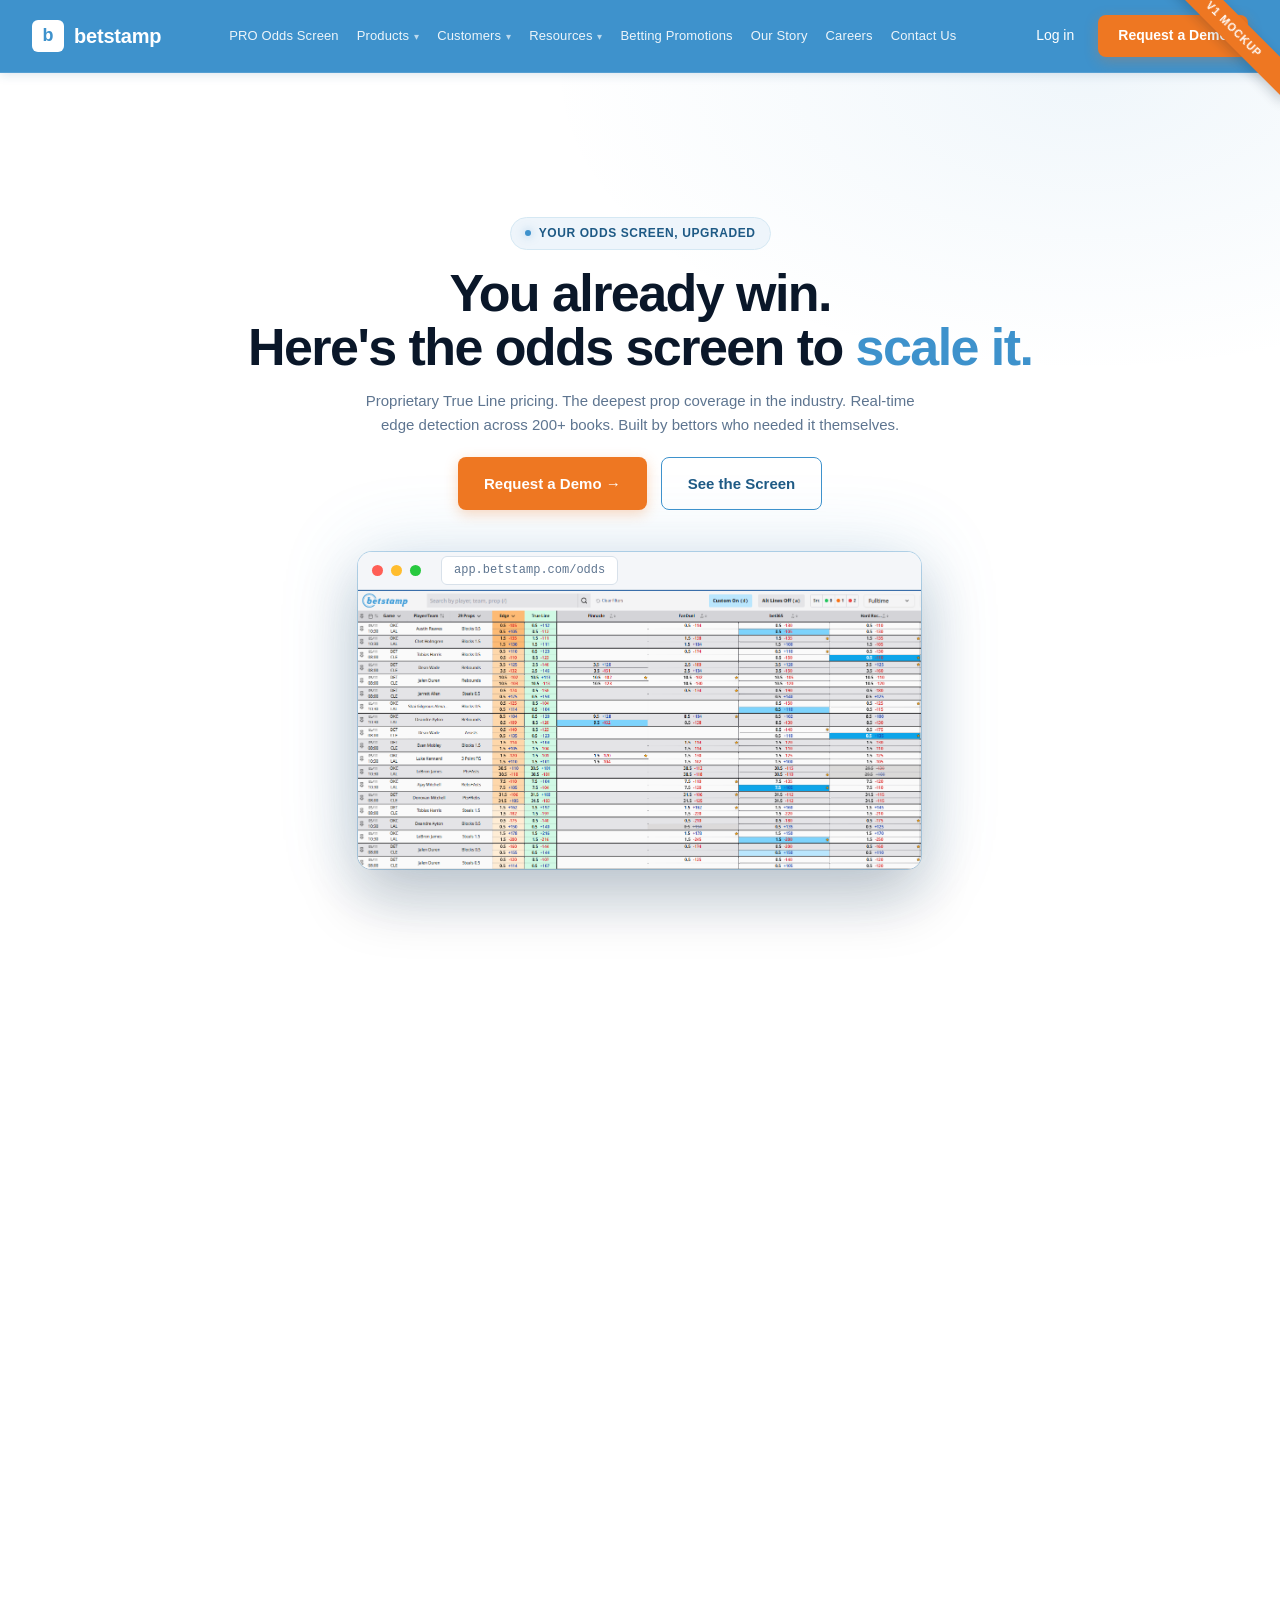
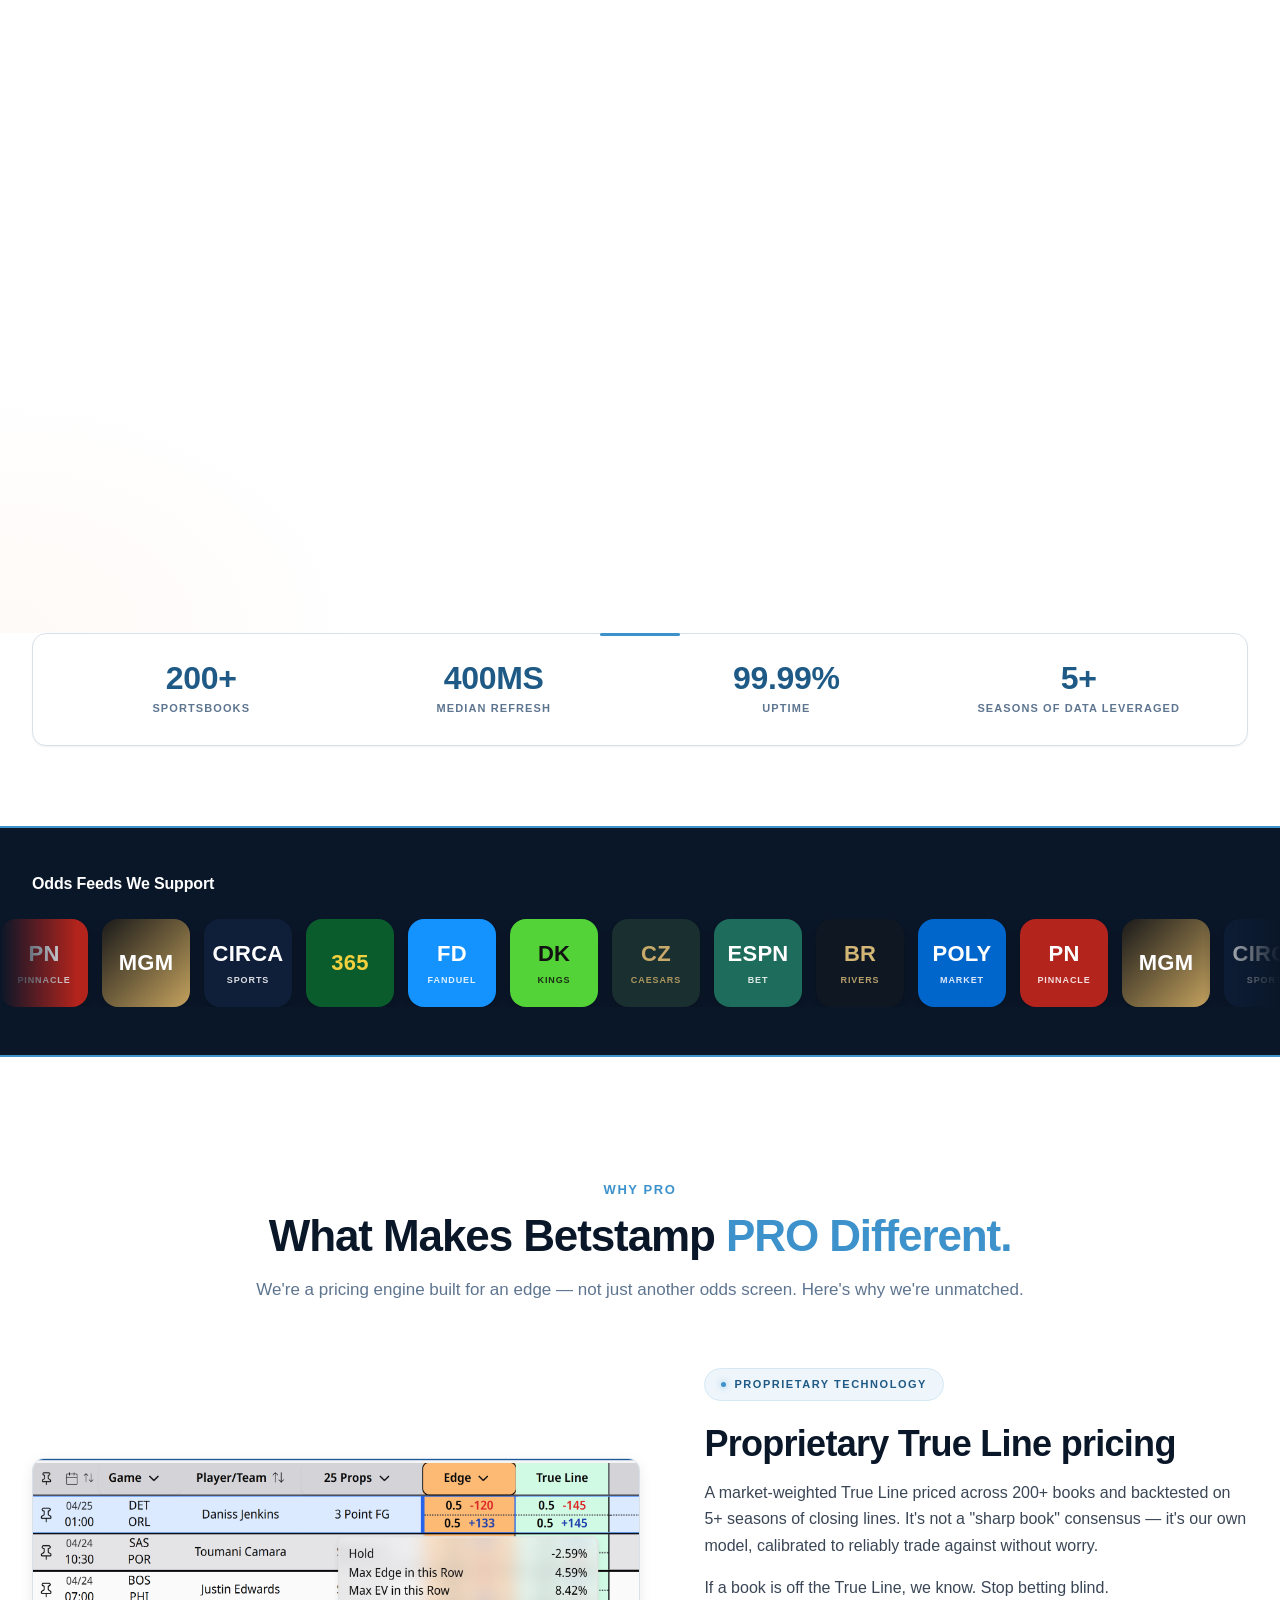
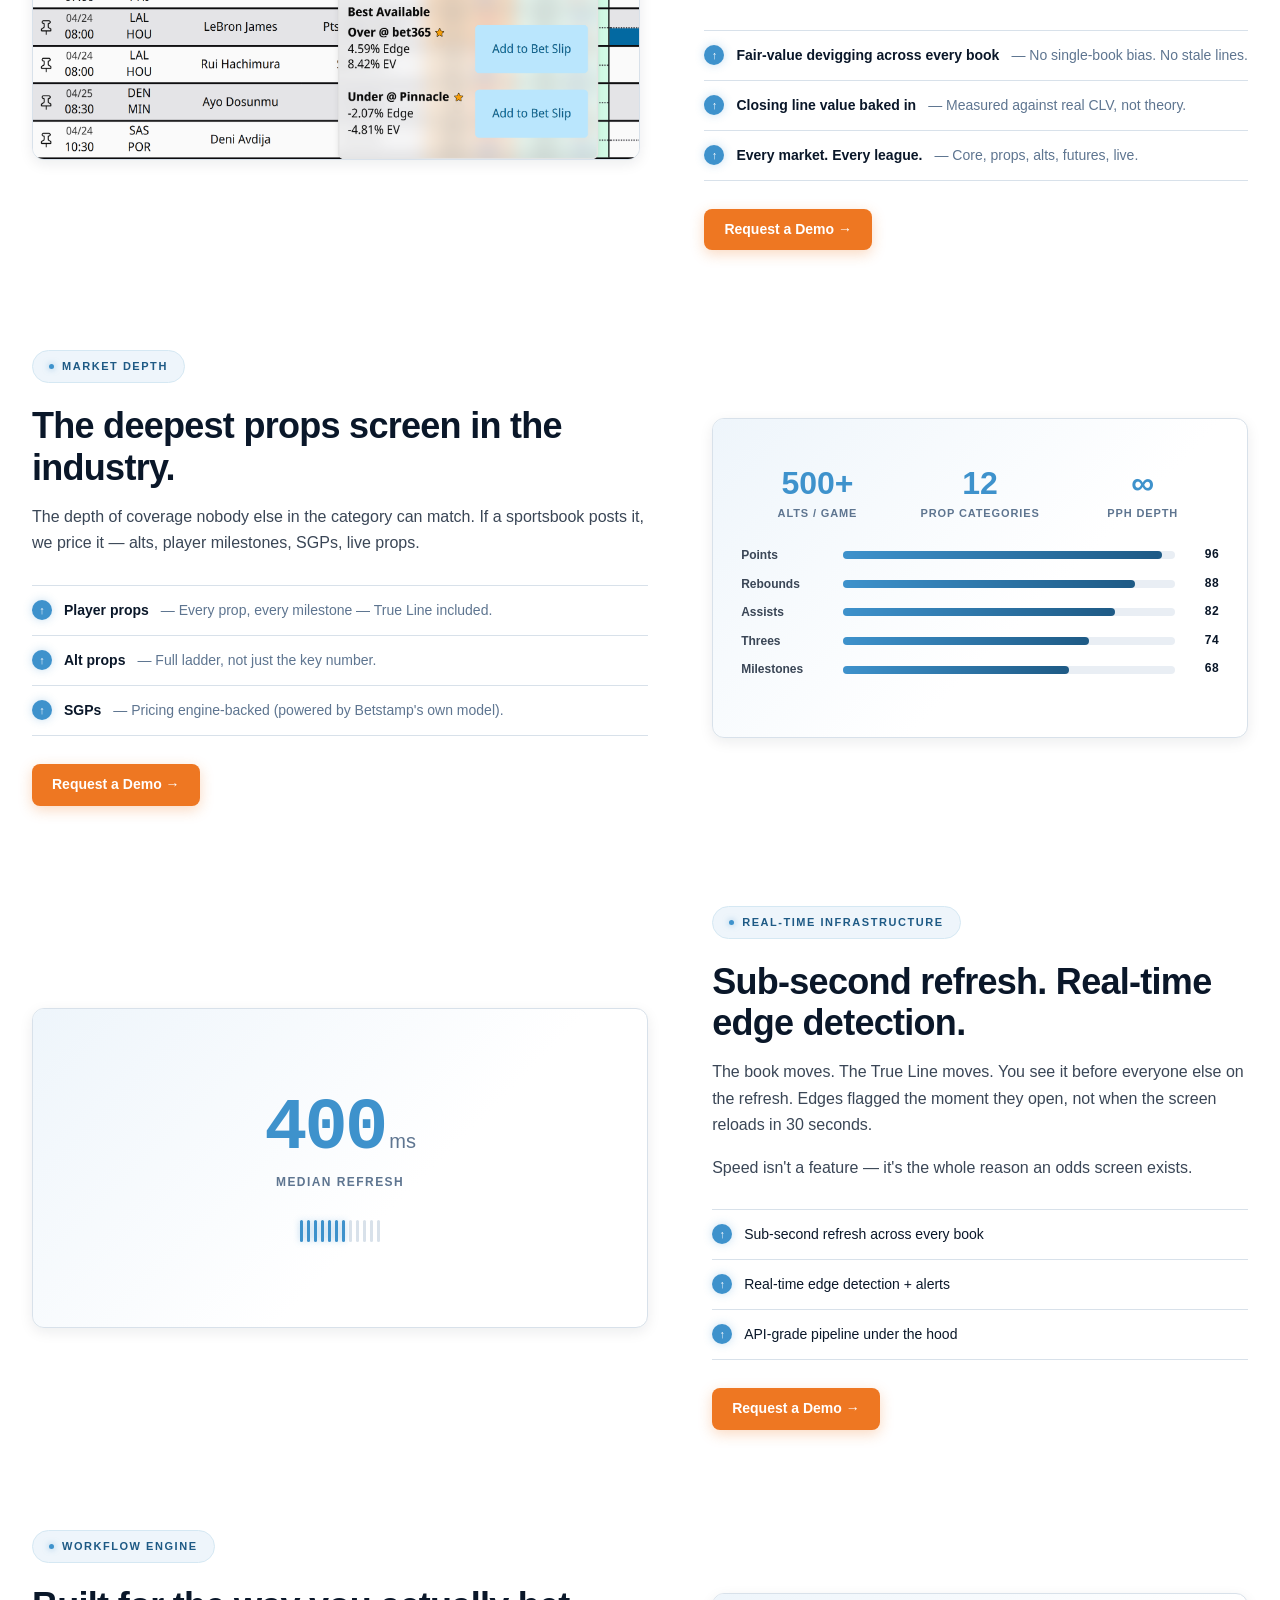
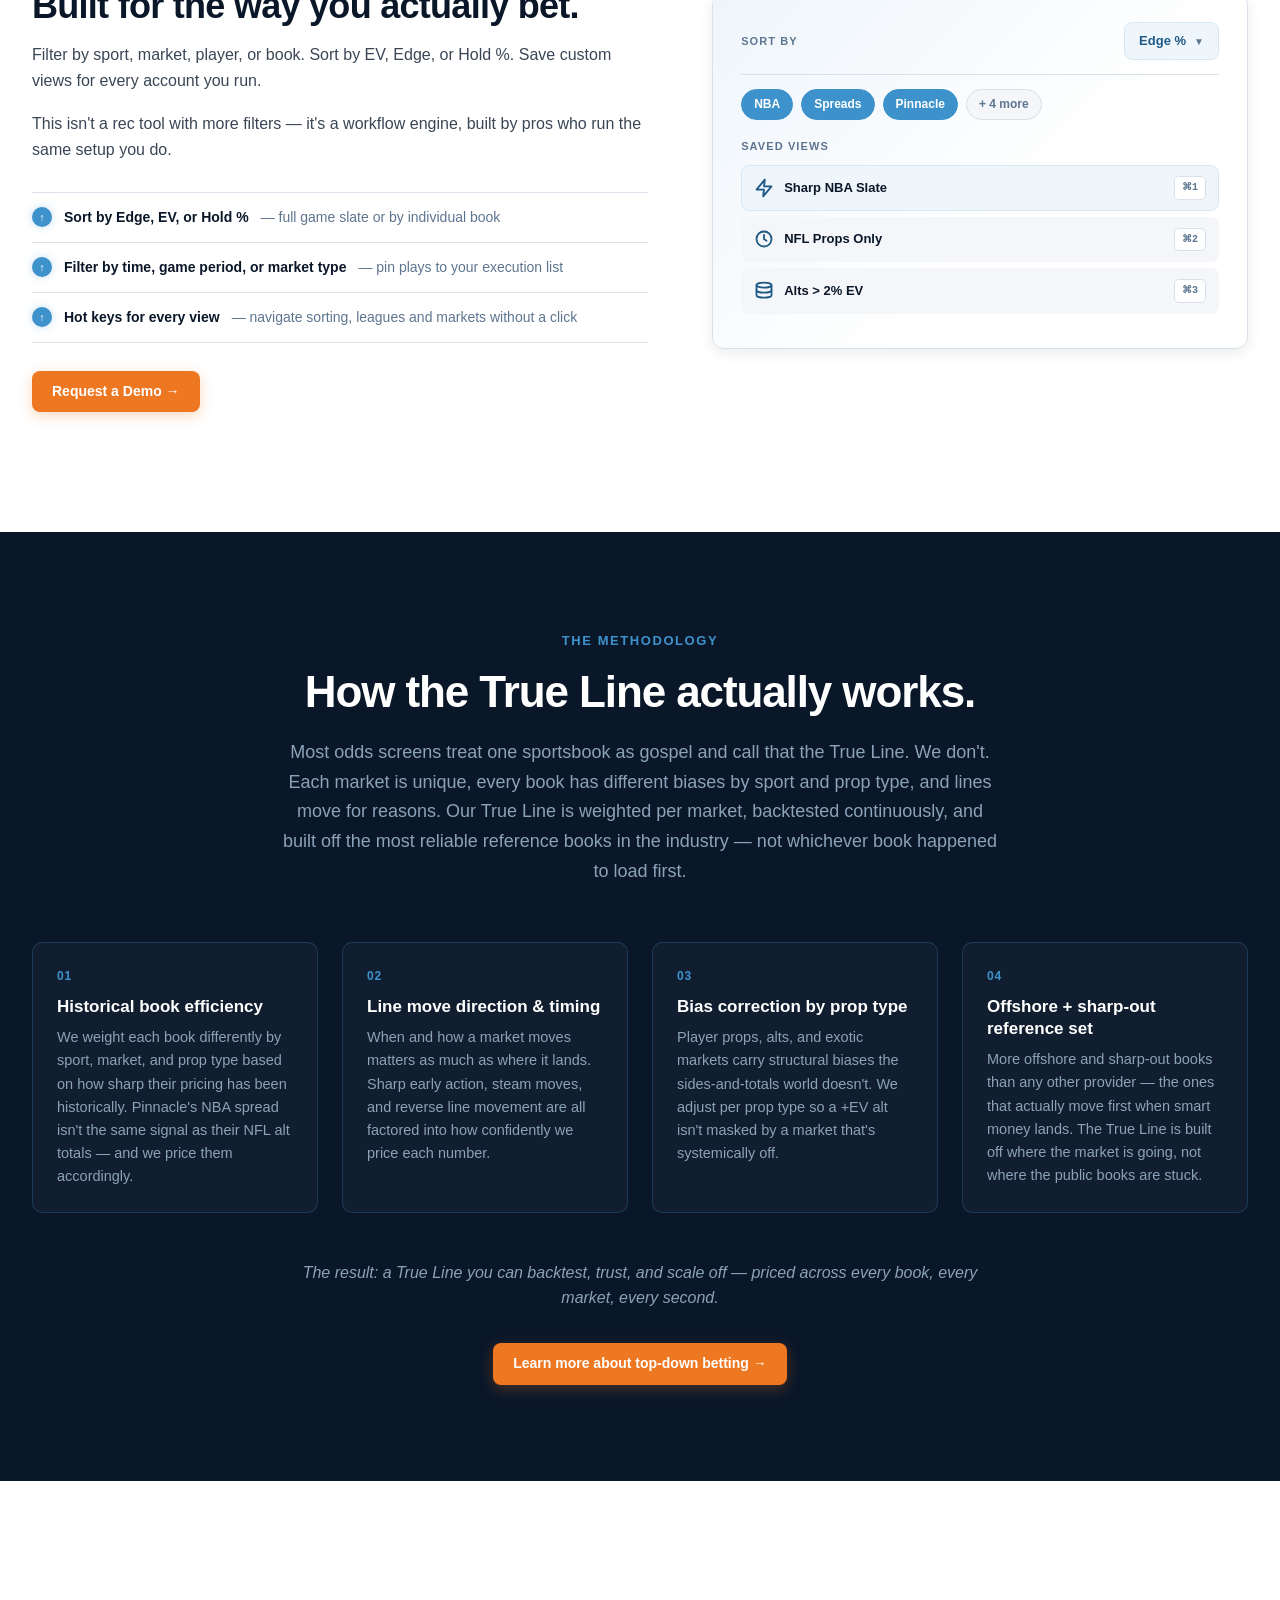
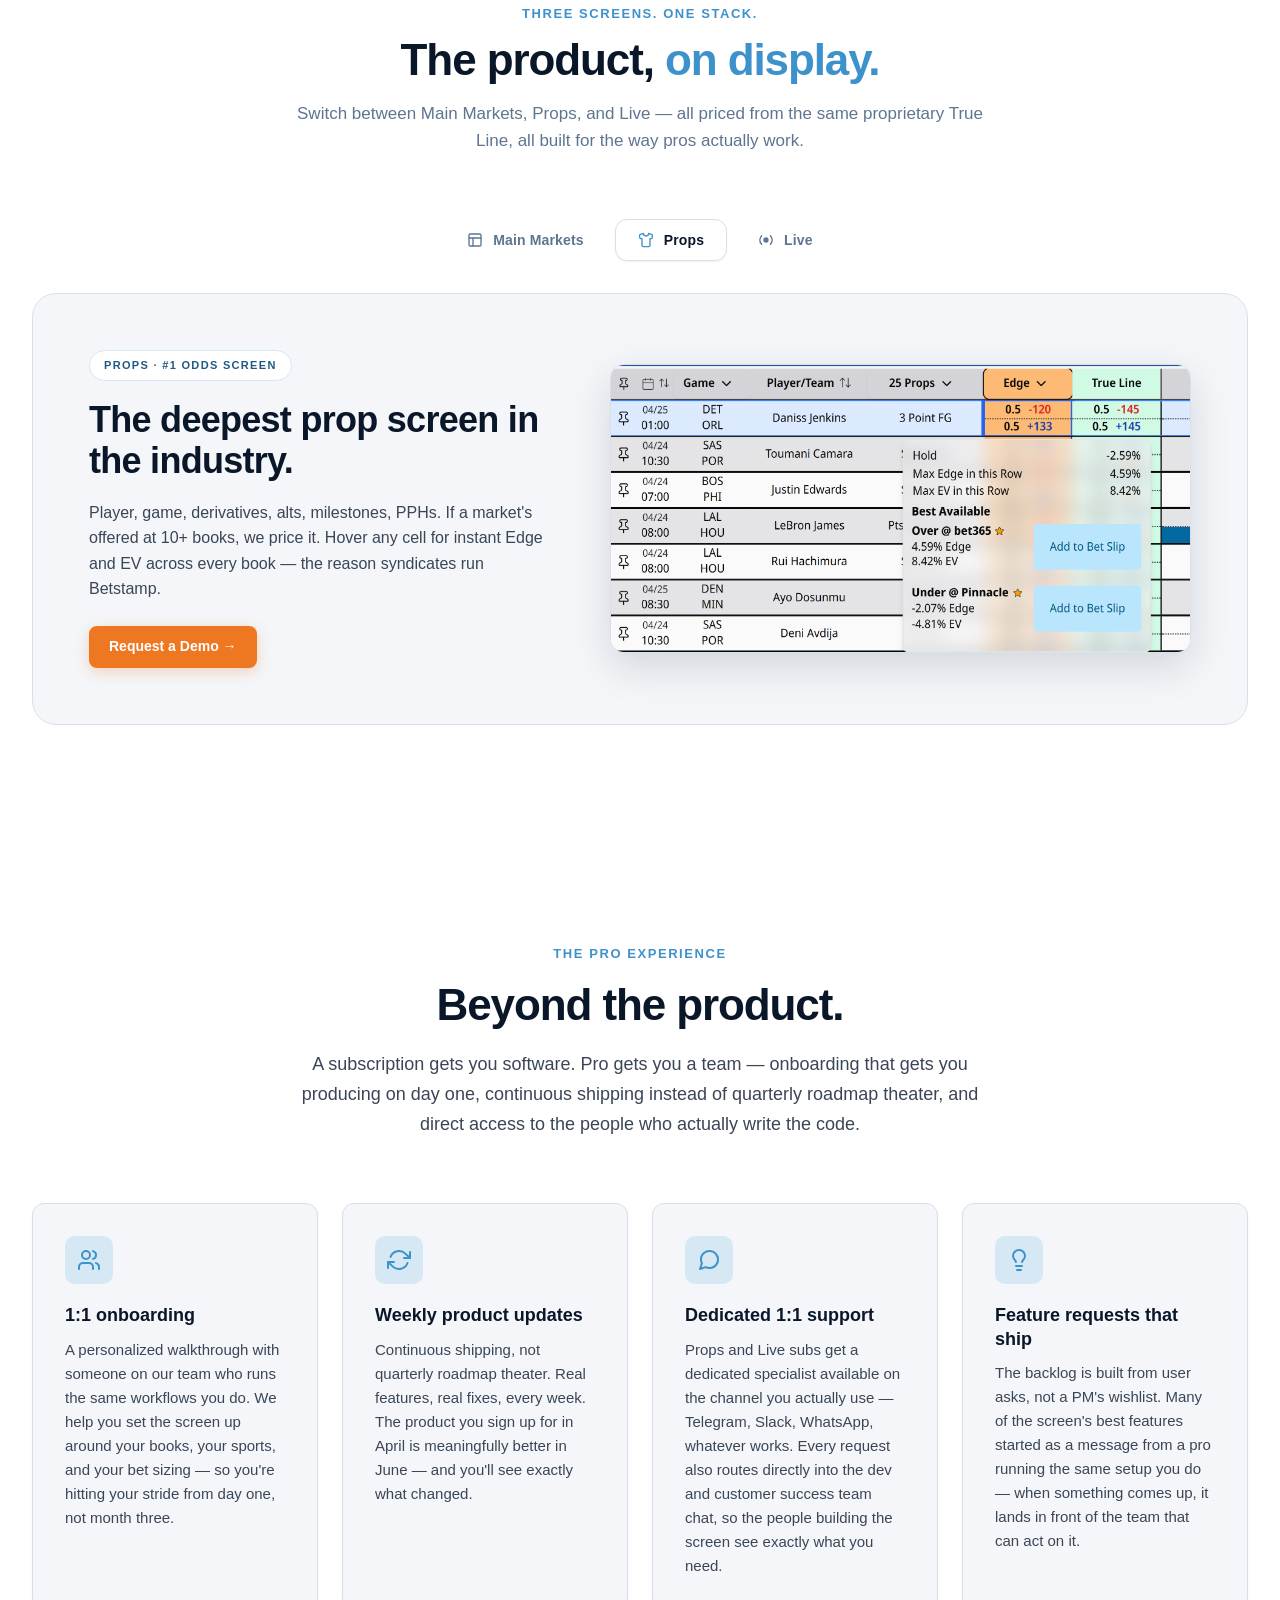
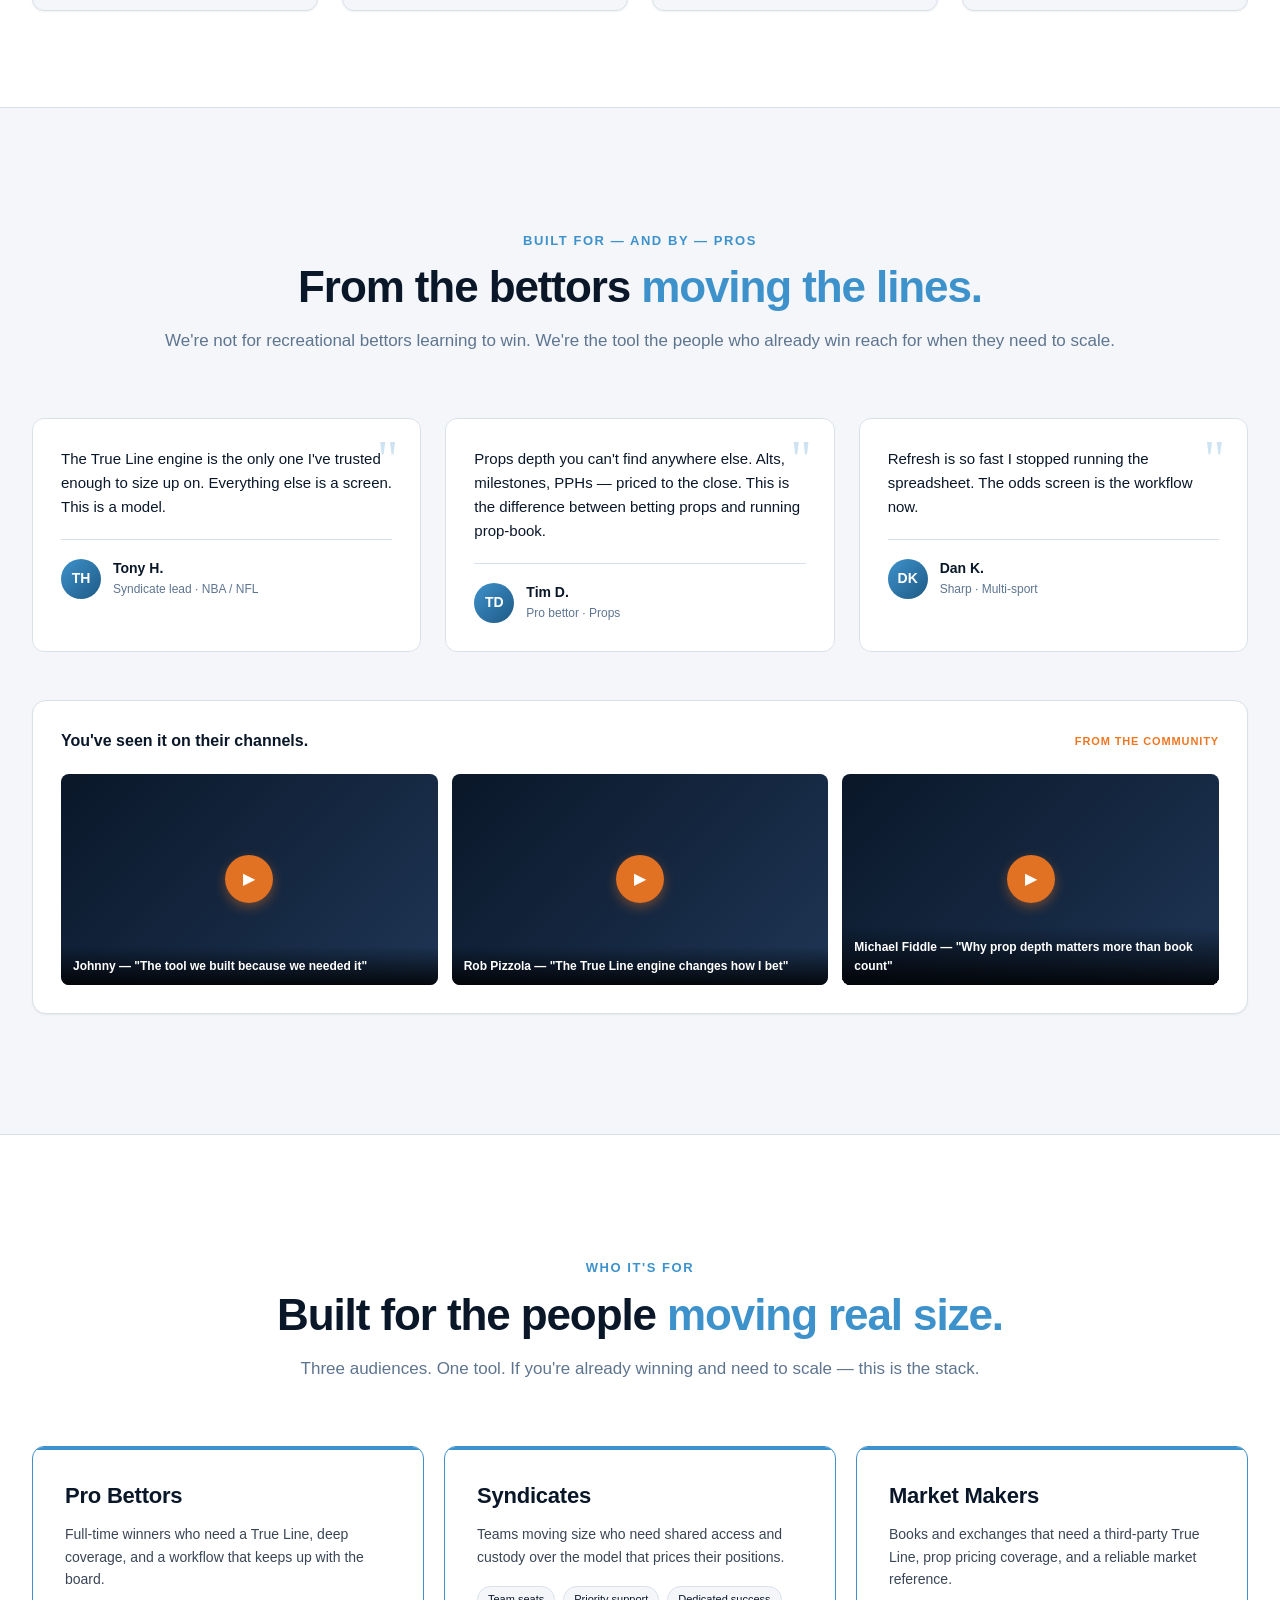
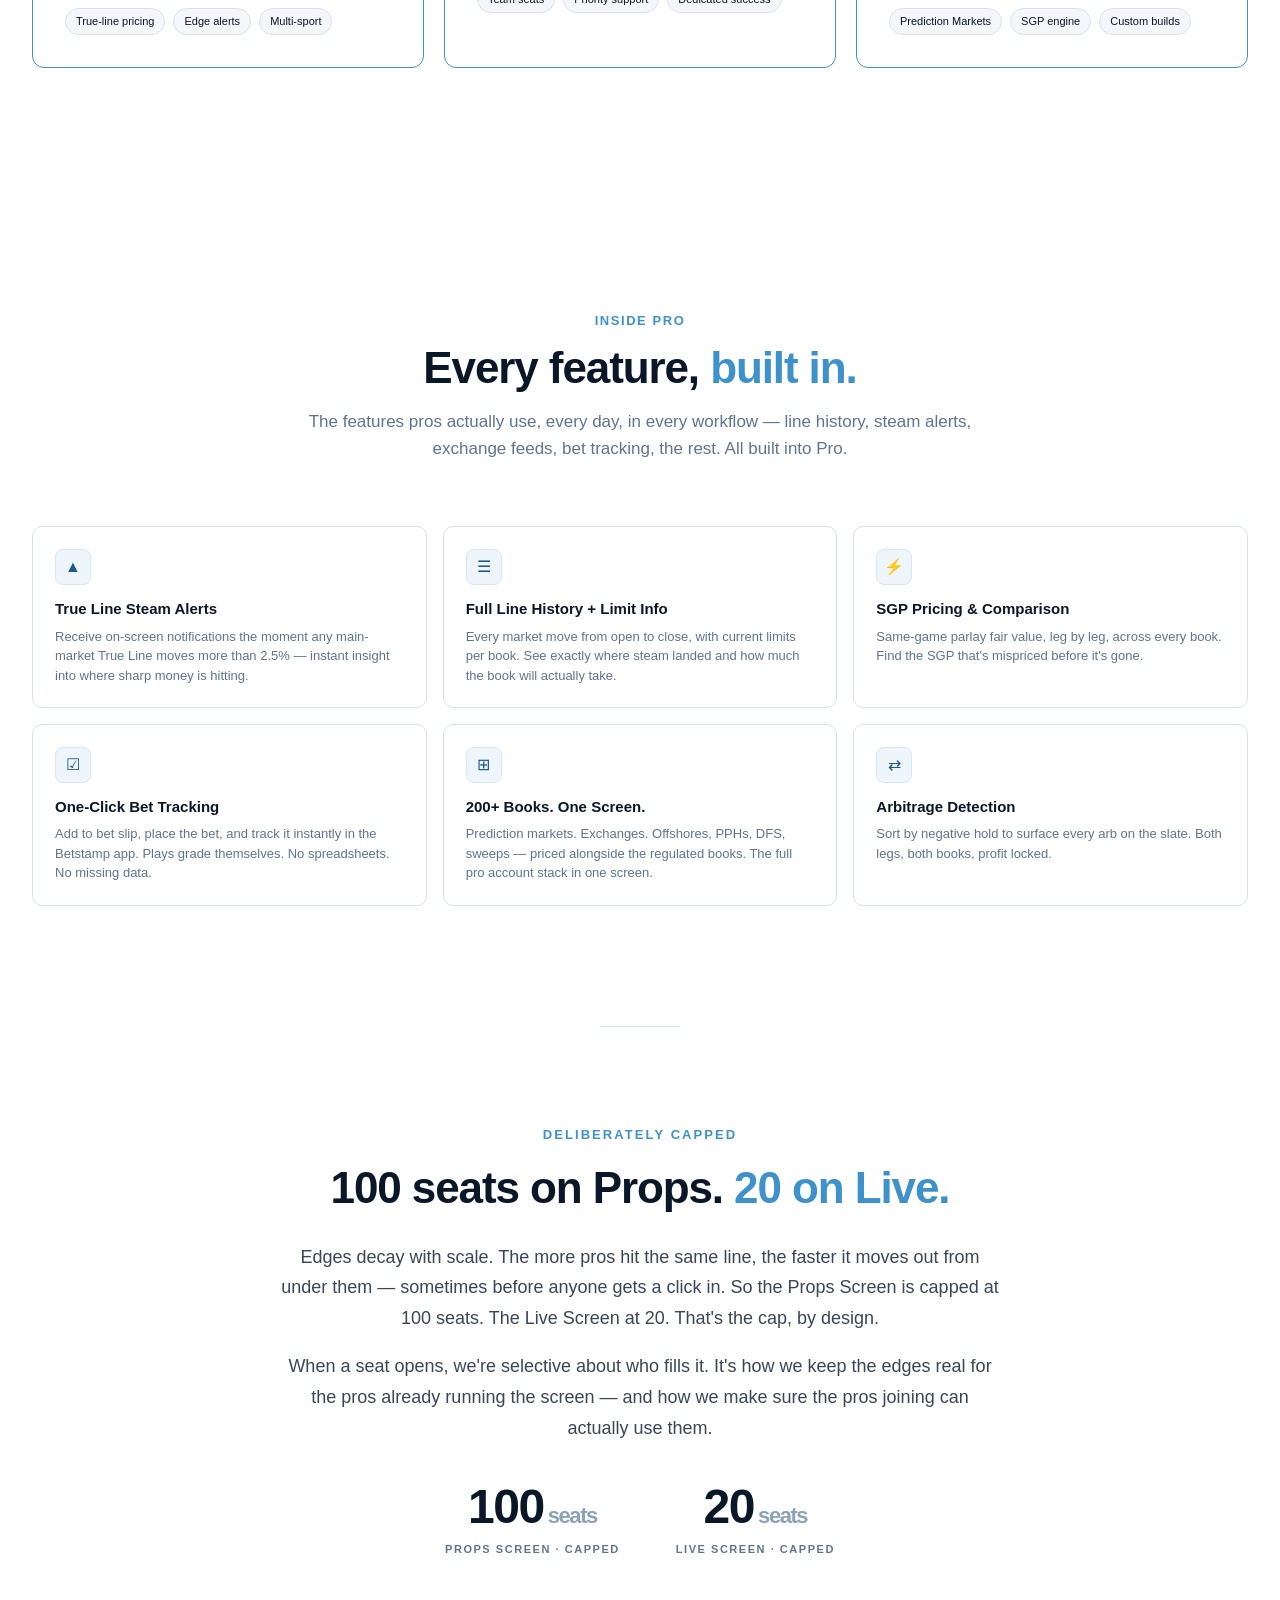
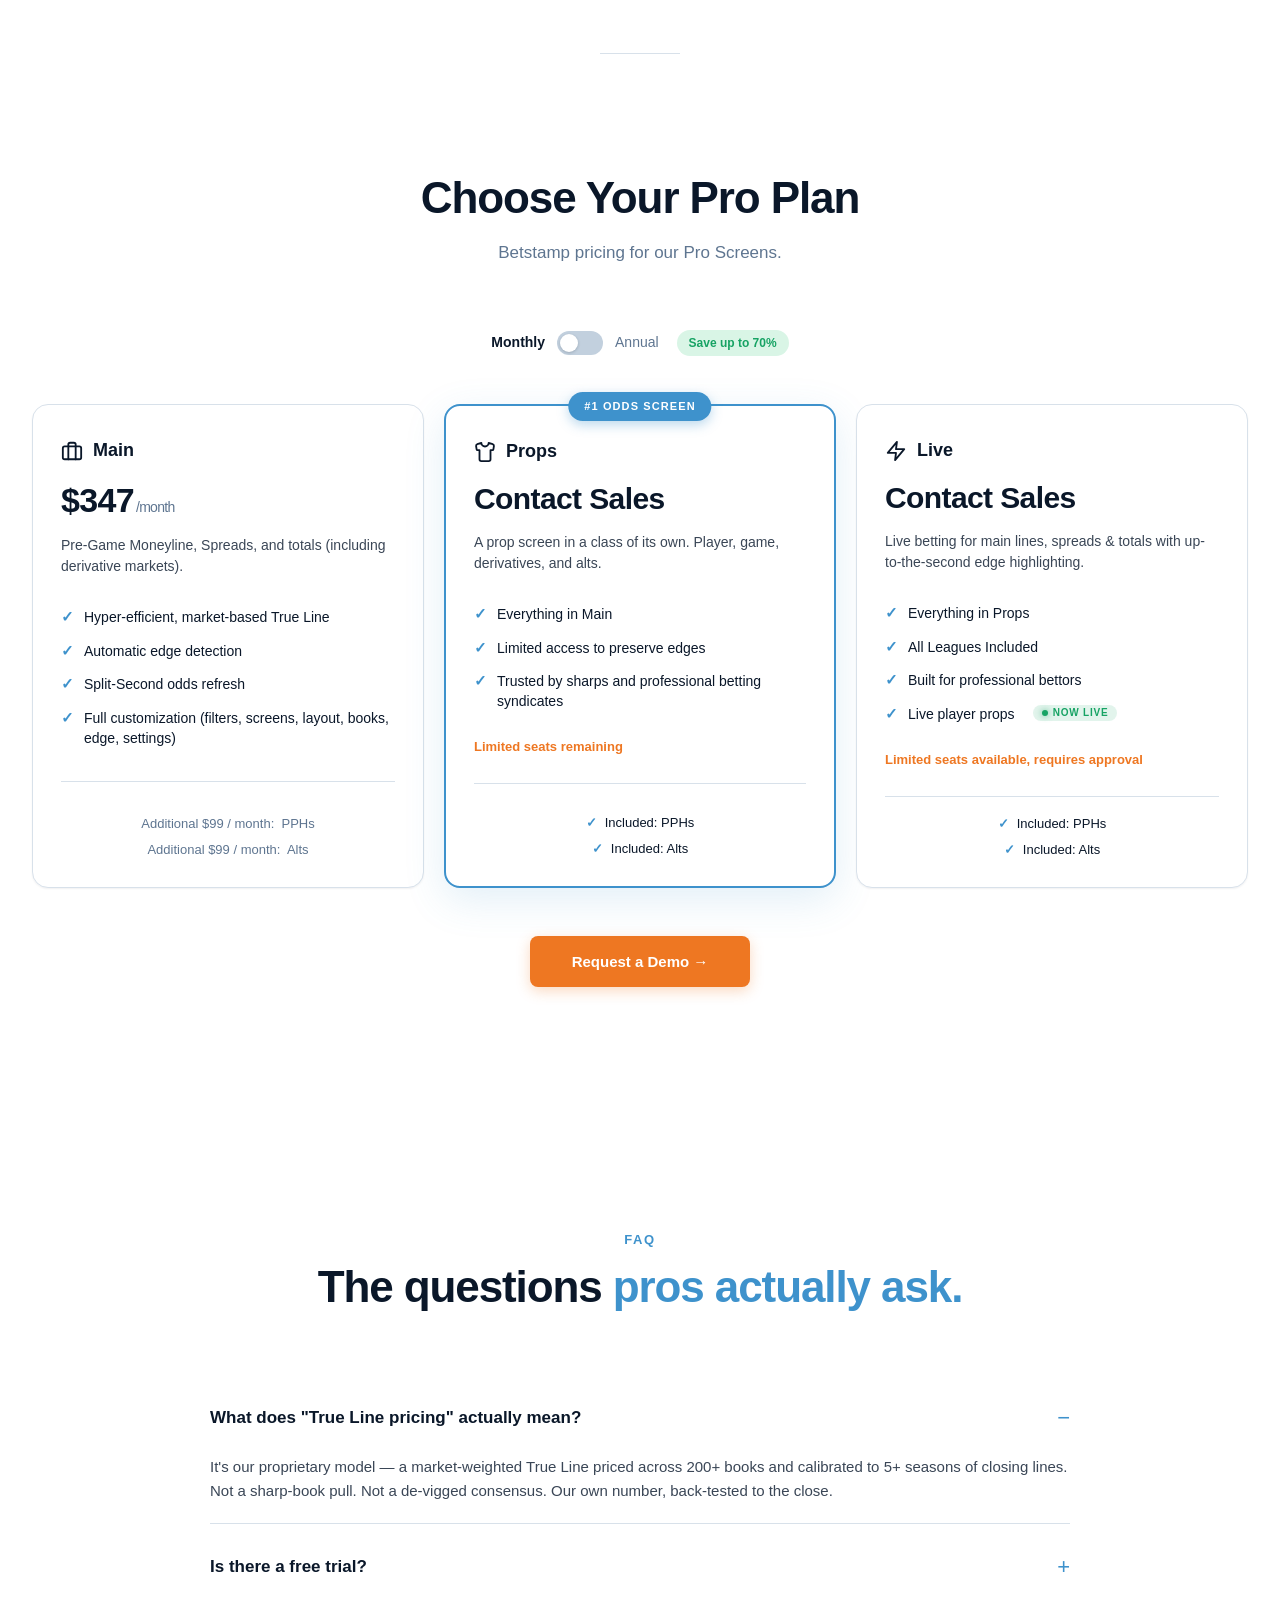
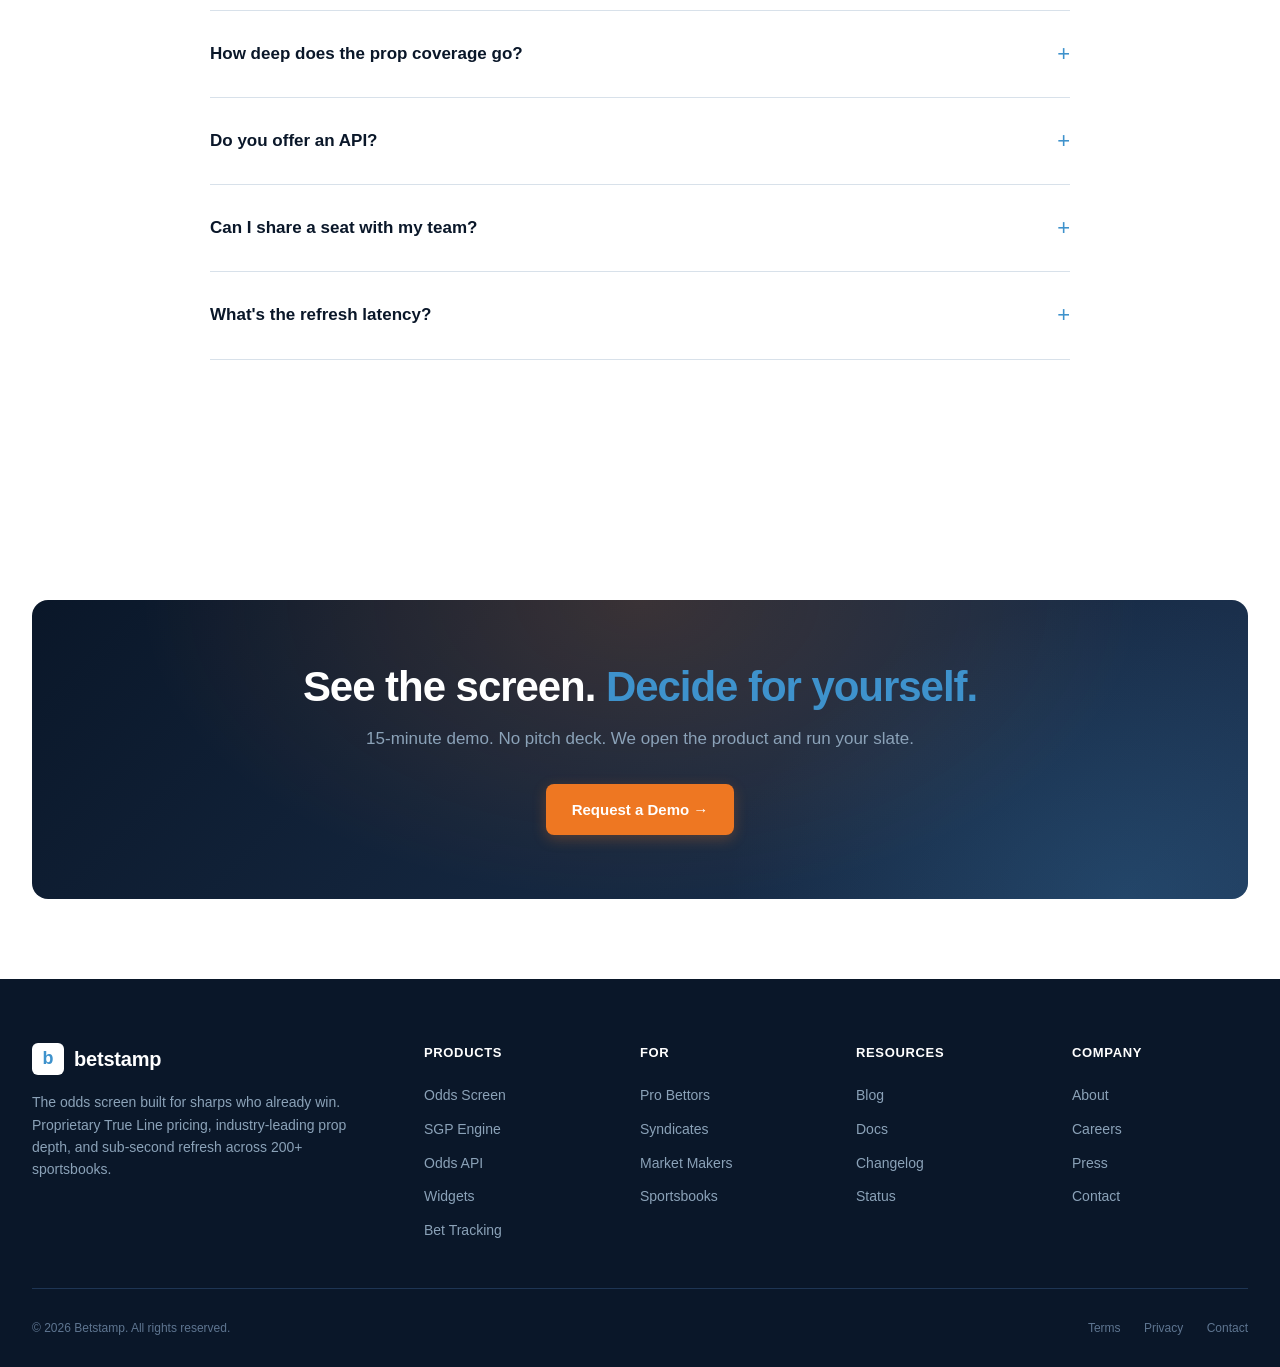
<file: betstamp_homepage_v1.html>
<!DOCTYPE html>
<html lang="en">
<head>
<meta charset="UTF-8">
<meta name="viewport" content="width=device-width, initial-scale=1.0">
<title>Betstamp — The odds screen for sharps who already win.</title>
<style>
  :root {
    /* Light-first palette — canvas is white, blue is signature, navy is accent, orange is action */
    --bg: #FFFFFF;
    --bg-soft: #FAFBFC;
    --surface: #F4F6F9;          /* pale gray cards */
    --surface-2: #E9EEF4;
    --divider: #D8E1EA;
    --divider-strong: #C2D0DE;
    --blue: #3E92CC;              /* Betstamp brand blue — signature */
    --blue-dark: #2B76AA;
    --blue-deep: #1E5A85;
    --blue-pale: #D5E8F3;         /* matches product row highlight */
    --blue-palest: #EEF5FB;
    --navy: #0A1729;              /* tertiary accent — text, dark moments */
    --navy-soft: #1E3554;
    --orange: #EE7722;
    --orange-hover: #F18A3D;
    --orange-pale: #FAE0B5;
    --text: #0A1729;              /* primary text = navy */
    --text-body: #3A4656;         /* body copy */
    --muted: #5E7590;
    --muted-2: #8BA2B8;
    --green: #17A364;
    --white: #FFFFFF;
    --shadow-sm: 0 1px 2px rgba(10,23,41,0.06);
    --shadow: 0 4px 14px rgba(10,23,41,0.08);
    --shadow-lg: 0 12px 40px rgba(10,23,41,0.10);
    --shadow-blue: 0 10px 30px rgba(62,146,204,0.15);
    --radius: 10px;
  }

  * { box-sizing: border-box; margin: 0; padding: 0; }
  html { scroll-behavior: smooth; }
  body {
    background: var(--bg);
    color: var(--text-body);
    font-family: -apple-system, BlinkMacSystemFont, "Inter", "Segoe UI", Helvetica, Arial, sans-serif;
    line-height: 1.55;
    font-size: 16px;
    -webkit-font-smoothing: antialiased;
  }

  .container { max-width: 1280px; margin: 0 auto; padding-left: 32px; padding-right: 32px; }

  /* ---------- NAV ---------- */
  .nav {
    position: sticky; top: 0; z-index: 100;
    background: var(--blue);
    border-bottom: 1px solid rgba(255,255,255,0.12);
    box-shadow: 0 2px 10px rgba(30,90,133,0.15);
  }
  .nav-inner {
    display: flex; align-items: center; justify-content: space-between;
    height: 72px;
  }
  .logo {
    display: flex; align-items: center; gap: 10px;
    font-weight: 700; font-size: 20px; color: var(--white);
    letter-spacing: -0.01em; text-decoration: none;
  }
  .logo-mark {
    width: 32px; height: 32px; border-radius: 6px;
    background: var(--white);
    display: flex; align-items: center; justify-content: center;
    color: var(--blue); font-weight: 800; font-size: 18px;
  }
  .nav-links { display: flex; gap: 18px; align-items: center; }
  .nav-links a, .nav-links .nav-trigger {
    color: rgba(255,255,255,0.9); text-decoration: none; font-size: 13px;
    font-weight: 500; transition: color .2s;
    background: none; border: none; padding: 0;
    font-family: inherit; cursor: pointer; white-space: nowrap;
    letter-spacing: 0.01em;
  }
  .nav-links a:hover, .nav-links .nav-trigger:hover { color: var(--white); }
  .nav-trigger::after {
    content: " ▾"; color: rgba(255,255,255,0.65); font-size: 10px;
    margin-left: 2px;
  }
  /* dropdown menu */
  .nav-item { position: relative; display: inline-flex; align-items: center; }
  .nav-dropdown-menu {
    position: absolute; top: calc(100% + 14px); left: -14px;
    background: var(--white);
    border: 1px solid var(--divider);
    border-radius: 12px;
    padding: 8px;
    min-width: 260px;
    box-shadow: 0 16px 40px rgba(10,23,41,0.20);
    opacity: 0; visibility: hidden;
    transform: translateY(6px);
    transition: opacity .18s, transform .18s, visibility .18s;
    z-index: 110;
  }
  .nav-dropdown-menu::before {
    content: "";
    position: absolute; top: -8px; left: 28px;
    width: 0; height: 0;
    border-left: 8px solid transparent;
    border-right: 8px solid transparent;
    border-bottom: 8px solid var(--white);
  }
  .nav-item:hover .nav-dropdown-menu,
  .nav-item:focus-within .nav-dropdown-menu {
    opacity: 1; visibility: visible; transform: translateY(0);
  }
  .nav-dropdown-menu a {
    display: block;
    padding: 10px 14px;
    color: var(--navy) !important;
    font-size: 13.5px; font-weight: 500;
    border-radius: 6px;
    transition: background .15s, color .15s;
    white-space: nowrap;
  }
  .nav-dropdown-menu a:hover {
    background: var(--blue-palest);
    color: var(--blue-deep) !important;
  }
  /* invisible hover bridge so the menu doesn't close mid-jump */
  .nav-item::after {
    content: "";
    position: absolute; top: 100%; left: 0; right: 0;
    height: 14px;
  }
  .nav-cta {
    display: flex; gap: 12px; align-items: center;
  }
  .btn {
    display: inline-flex; align-items: center; justify-content: center;
    padding: 10px 20px; border-radius: 8px;
    font-weight: 600; font-size: 14px;
    cursor: pointer; text-decoration: none;
    transition: all .2s; border: none;
    white-space: nowrap;
  }
  .btn-primary {
    background: var(--orange); color: var(--white);
    box-shadow: 0 4px 14px rgba(238,119,34,0.28);
  }
  .btn-primary:hover { background: var(--orange-hover); transform: translateY(-1px); }
  .btn-secondary {
    background: var(--blue); color: var(--white);
    box-shadow: 0 4px 14px rgba(62,146,204,0.25);
  }
  .btn-secondary:hover { background: var(--blue-dark); transform: translateY(-1px); }
  .btn-ghost {
    background: transparent; color: var(--blue-deep);
    border: 1.5px solid var(--blue);
  }
  .btn-ghost:hover { background: var(--blue-palest); }
  .btn-login {
    background: transparent; color: var(--white); font-weight: 500;
    padding: 8px 12px;
  }
  .btn-login:hover { color: var(--white); opacity: 0.85; }

  /* ---------- HERO WRAP ---------- */
  .hero-wrap {
    background: var(--bg);
    position: relative;
  }

  /* ---------- ZOOM HERO (scroll-expansion) ---------- */
  .zoom-hero {
    position: relative;
    height: 240vh;
    background:
      radial-gradient(ellipse 900px 500px at 85% 0%, rgba(62,146,204,0.08), transparent 60%),
      radial-gradient(ellipse 600px 400px at 0% 100%, rgba(238,119,34,0.04), transparent 60%),
      var(--bg);
  }
  .zoom-hero-sticky {
    position: sticky; top: 0;
    height: 100vh;
    display: flex; flex-direction: column;
    align-items: center; justify-content: flex-start;
    overflow: hidden;
    padding-top: 24px;
  }
  .zoom-text {
    text-align: center;
    max-width: 1100px;
    padding: 0 32px;
    position: relative;
    z-index: 3;
    will-change: opacity, transform;
    flex-shrink: 0;
  }
  .zoom-text .eyebrow { margin-bottom: 16px; }
  .zoom-text h1 {
    font-size: clamp(32px, 4.2vw, 52px);
    line-height: 1.05;
    margin: 0 0 14px;
  }
  .zoom-text h1 .nowrap { white-space: nowrap; }
  @media (max-width: 760px) {
    .zoom-text h1 .nowrap { white-space: normal; }
  }
  .zoom-text .hero-sub {
    font-size: 15px;
    max-width: 560px;
    margin: 0 auto 20px;
  }
  .zoom-text .hero-ctas {
    justify-content: center;
    margin-bottom: 18px;
  }
  .scroll-cue {
    display: inline-flex; align-items: center; gap: 10px;
    font-size: 11px; color: var(--muted);
    text-transform: uppercase; letter-spacing: 0.16em;
    font-weight: 700;
  }
  .scroll-cue-arrow {
    display: inline-block;
    animation: scroll-cue-bounce 1.8s ease-in-out infinite;
    color: var(--blue); font-size: 14px;
  }
  @keyframes scroll-cue-bounce {
    0%, 100% { transform: translateY(0); opacity: 0.5; }
    50% { transform: translateY(5px); opacity: 1; }
  }
  .zoom-media {
    position: relative;
    margin-top: 24px;
    width: clamp(380px, 44vw, 680px);
    aspect-ratio: 16 / 9;
    border-radius: 14px;
    overflow: hidden;
    background: var(--bg);
    box-shadow:
      0 30px 60px rgba(10,23,41,0.22),
      0 0 0 1px rgba(62,146,204,0.35),
      0 0 80px rgba(62,146,204,0.18);
    transform: scale(1);
    transform-origin: center center;
    will-change: transform;
    z-index: 2;
    flex-shrink: 0;
  }
  .zoom-media-chrome {
    background: var(--surface);
    border-bottom: 1px solid var(--divider);
    padding: 10px 14px;
    display: flex; align-items: center; gap: 8px;
    height: 38px;
    flex-shrink: 0;
  }
  .zoom-media-img {
    width: 100%;
    height: calc(100% - 38px);
    overflow: hidden;
    background: var(--bg);
  }
  .zoom-media-img img {
    width: 100%; height: 100%;
    object-fit: cover;
    object-position: top left;
    display: block;
  }
  .zoom-media-fallback {
    width: 100%; height: 100%;
    display: flex; align-items: center; justify-content: center;
    color: var(--muted); font-size: 13px; text-align: center;
    padding: 20px; background: var(--surface);
  }
  .zoom-hero.fully-expanded .zoom-media {
    border-radius: 0;
    box-shadow: none;
  }

  @media (prefers-reduced-motion: reduce) {
    .zoom-hero { height: auto; }
    .zoom-hero-sticky { position: static; height: auto; padding: 80px 32px 60px; }
    .zoom-media { position: static; transform: none; margin: 40px auto 0; }
    .scroll-cue { display: none; }
  }

  /* ---------- HERO (legacy — kept for CSS reuse) ---------- */
  .hero {
    padding: 80px 0 100px;
    position: relative;
    overflow: hidden;
    background:
      radial-gradient(ellipse 900px 500px at 85% 0%, rgba(62,146,204,0.08), transparent 60%),
      radial-gradient(ellipse 600px 400px at 0% 100%, rgba(238,119,34,0.04), transparent 60%),
      var(--bg);
  }
  .hero-grid {
    display: grid;
    grid-template-columns: 1.1fr 1fr;
    gap: 56px;
    align-items: center;
    position: relative;
  }
  .eyebrow {
    display: inline-flex; align-items: center; gap: 8px;
    background: var(--blue-palest);
    border: 1px solid var(--blue-pale);
    color: var(--blue-deep);
    padding: 6px 14px; border-radius: 100px;
    font-size: 12px; font-weight: 600; letter-spacing: 0.05em;
    text-transform: uppercase;
  }
  .eyebrow-dot {
    width: 6px; height: 6px; border-radius: 50%;
    background: var(--blue);
    box-shadow: 0 0 8px rgba(62,146,204,0.5);
  }
  h1 {
    font-size: 60px; font-weight: 800; line-height: 1.05;
    letter-spacing: -0.03em; margin: 20px 0 20px;
    color: var(--navy);
  }
  h1 .accent { color: var(--blue); }
  .hero-sub {
    font-size: 18px; color: var(--muted);
    margin-bottom: 32px; max-width: 540px; line-height: 1.6;
  }
  .hero-ctas { display: flex; gap: 14px; margin-bottom: 40px; }
  .btn-lg { padding: 14px 26px; font-size: 15px; }

  .hero-visual {
    background: var(--bg);
    border: 1px solid var(--divider);
    border-radius: 14px;
    box-shadow: var(--shadow-lg), 0 0 60px rgba(62,146,204,0.06);
    overflow: hidden;
    position: relative;
  }
  .window-chrome {
    background: var(--surface);
    border-bottom: 1px solid var(--divider);
    padding: 10px 14px;
    display: flex; align-items: center; gap: 8px;
  }
  .window-dot {
    width: 11px; height: 11px; border-radius: 50%;
  }
  .window-dot:nth-child(1) { background: #FF5F56; }
  .window-dot:nth-child(2) { background: #FFBD2E; }
  .window-dot:nth-child(3) { background: #27C93F; }
  .window-url {
    margin-left: 12px;
    background: var(--bg); border: 1px solid var(--divider);
    padding: 4px 12px; border-radius: 6px;
    font-size: 12px; color: var(--muted);
    font-family: "SF Mono", Monaco, monospace;
  }

  /* Fake odds screen — matches actual product aesthetic (light, blue column highlights) */
  .odds-screen {
    padding: 14px; font-size: 12px; background: var(--bg);
  }
  .odds-tabs {
    display: flex; gap: 6px; margin-bottom: 12px;
    padding-bottom: 12px; border-bottom: 1px solid var(--divider);
  }
  .odds-tab {
    padding: 6px 12px; border-radius: 6px; font-size: 11px; font-weight: 600;
    background: var(--bg); color: var(--muted); cursor: pointer;
    border: 1px solid var(--divider);
  }
  .odds-tab.active {
    background: var(--navy); color: var(--white);
    border-color: var(--navy);
  }
  .odds-row {
    display: grid;
    grid-template-columns: 2fr repeat(5, 1fr);
    gap: 2px;
    padding: 10px 8px;
    font-size: 12px; align-items: center;
    border-bottom: 1px solid var(--divider);
  }
  .odds-row.header {
    background: var(--surface);
    color: var(--muted); font-size: 10px;
    letter-spacing: 0.08em; text-transform: uppercase;
    border-radius: 4px; padding: 8px;
    border: none; font-weight: 700;
    margin-bottom: 4px;
  }
  .odds-row.header .true { color: var(--blue-deep); }
  .odds-team {
    font-weight: 600; color: var(--navy);
    display: flex; align-items: center; gap: 6px;
    padding-left: 4px;
  }
  .team-logo {
    width: 18px; height: 18px; border-radius: 50%;
    background: var(--blue-pale);
    color: var(--blue-deep);
    display: flex; align-items: center; justify-content: center;
    font-size: 9px; font-weight: 700;
  }
  .odds-cell {
    text-align: center; padding: 5px 2px; border-radius: 4px;
    color: var(--text); font-family: "SF Mono", Monaco, monospace;
    font-size: 11px;
    display: flex; align-items: center; justify-content: space-between;
    padding: 5px 8px;
  }
  .odds-cell .line { color: var(--muted); font-size: 10px; }
  .odds-cell .price { font-weight: 700; }
  .odds-cell.true-col {
    background: var(--blue-palest);
    border: 1px solid var(--blue-pale);
  }
  .odds-cell.true-col .price { color: var(--blue-deep); }
  .odds-cell.best::after {
    content: "★"; color: var(--orange); font-size: 11px;
    position: absolute;
  }
  .odds-cell.best {
    background: rgba(62,146,204,0.08);
    position: relative;
  }
  .live-bar {
    display: flex; justify-content: space-between; align-items: center;
    padding: 10px 12px; background: var(--surface);
    border-radius: 6px; font-size: 11px;
    margin-top: 10px;
  }
  .live-bar span { color: var(--muted); }
  .live-bar strong { color: var(--blue-deep); }
  .pulse {
    display: inline-block; width: 8px; height: 8px;
    background: var(--green); border-radius: 50%;
    box-shadow: 0 0 0 0 rgba(23,163,100,0.6);
    animation: pulse 1.8s infinite; margin-right: 8px;
  }
  @keyframes pulse {
    0% { box-shadow: 0 0 0 0 rgba(23,163,100,0.5); }
    70% { box-shadow: 0 0 0 10px rgba(23,163,100,0); }
    100% { box-shadow: 0 0 0 0 rgba(23,163,100,0); }
  }

  /* ---------- TRUST BAR ---------- */
  .trust-bg { background: transparent; padding: 0; }
  .trust-bar {
    background: var(--bg);
    border: 1px solid var(--divider);
    border-radius: 14px;
    padding: 28px 32px;
    display: grid;
    grid-template-columns: repeat(4, 1fr);
    gap: 20px;
    margin-bottom: 80px;
    position: relative;
    box-shadow: var(--shadow-sm);
  }
  .trust-bar::before {
    content: ""; position: absolute; top: -1px; left: 50%;
    transform: translateX(-50%);
    width: 80px; height: 3px; background: var(--blue);
    border-radius: 2px;
  }
  .trust-stat { text-align: center; }
  .trust-num {
    font-size: 32px; font-weight: 800; color: var(--blue-deep);
    letter-spacing: -0.01em; line-height: 1;
    margin-bottom: 6px; text-transform: uppercase;
  }
  .trust-label {
    font-size: 11px; color: var(--muted);
    text-transform: uppercase; letter-spacing: 0.1em;
    font-weight: 600;
  }

  /* ---------- LOGO MARQUEE (Odds Feeds) ---------- */
  .logo-marquee {
    background: var(--navy);
    padding: 44px 0 48px;
    position: relative;
    overflow: hidden;
    color: var(--white);
    border-top: 2px solid var(--blue);
    border-bottom: 2px solid var(--blue);
  }
  .logo-marquee-label {
    font-size: 16px; font-weight: 700;
    color: var(--white);
    max-width: 1280px;
    margin: 0 auto 22px;
    padding: 0 32px;
    letter-spacing: -0.01em;
  }
  .logo-marquee-track {
    overflow: hidden;
    position: relative;
    -webkit-mask-image: linear-gradient(to right, transparent 0, #000 6%, #000 94%, transparent 100%);
    mask-image: linear-gradient(to right, transparent 0, #000 6%, #000 94%, transparent 100%);
  }
  .logo-marquee-inner {
    display: flex;
    gap: 14px;
    width: max-content;
    animation: marquee-scroll 42s linear infinite;
  }
  .logo-marquee:hover .logo-marquee-inner {
    animation-play-state: paused;
  }
  @keyframes marquee-scroll {
    from { transform: translateX(0); }
    to { transform: translateX(-50%); }
  }
  .logo-tile {
    width: 88px; height: 88px;
    border-radius: 16px;
    display: flex; align-items: center; justify-content: center;
    flex-direction: column;
    color: var(--white); font-weight: 800;
    flex-shrink: 0;
    letter-spacing: 0.01em;
    box-shadow: 0 4px 14px rgba(0,0,0,0.25);
    font-size: 22px;
  }
  .logo-tile-sub {
    font-size: 9px; font-weight: 700;
    letter-spacing: 0.1em;
    opacity: 0.85;
    text-transform: uppercase;
    margin-top: 3px;
  }

  /* ---------- SECTIONS ---------- */
  section { padding: 120px 0; }
  .section-header { text-align: center; max-width: 720px; margin: 0 auto 64px; }
  .section-eyebrow {
    color: var(--blue); font-size: 13px; font-weight: 700;
    text-transform: uppercase; letter-spacing: 0.12em;
    margin-bottom: 12px; display: inline-block;
  }
  h2 {
    font-size: 44px; font-weight: 800; line-height: 1.1;
    letter-spacing: -0.025em; color: var(--navy);
    margin-bottom: 16px;
  }
  h2 .accent { color: var(--blue); }
  .section-sub {
    font-size: 17px; color: var(--muted); line-height: 1.6;
  }

  /* ---------- DIFFERENTIATORS ---------- */
  .diff-block {
    display: grid; grid-template-columns: 1.15fr 1fr;
    gap: 64px; align-items: center; margin-bottom: 100px;
  }
  .diff-block:nth-child(even) .diff-copy { order: 2; }
  .diff-block:last-child { margin-bottom: 0; }

  .diff-tag {
    display: inline-flex; align-items: center; gap: 8px;
    background: var(--blue-palest);
    color: var(--blue-deep);
    padding: 7px 16px;
    border: 1px solid var(--blue-pale);
    border-radius: 100px; font-size: 11px; font-weight: 600;
    text-transform: uppercase; letter-spacing: 0.14em;
    margin-bottom: 22px;
  }
  .diff-tag::before {
    content: "";
    width: 5px; height: 5px; border-radius: 50%;
    background: var(--blue);
    box-shadow: 0 0 6px rgba(62,146,204,0.6);
  }
  .diff-title {
    font-size: 36px; font-weight: 800; line-height: 1.15;
    color: var(--navy); margin-bottom: 16px;
    letter-spacing: -0.02em;
  }
  .diff-copy p {
    font-size: 16px; color: var(--text-body); margin-bottom: 16px;
    line-height: 1.65;
  }
  .diff-list { margin-top: 28px; border-top: 1px solid var(--divider); }
  .diff-list li {
    display: flex; gap: 12px; align-items: center;
    padding: 14px 0; font-size: 14px; color: var(--text);
    list-style: none; font-weight: 500; line-height: 1.5;
    border-bottom: 1px solid var(--divider);
    white-space: nowrap;
  }
  .diff-list li::before {
    content: "↑";
    flex-shrink: 0;
    width: 20px; height: 20px;
    border-radius: 50%;
    background: var(--blue);
    color: var(--white);
    display: inline-flex; align-items: center; justify-content: center;
    font-size: 11px; font-weight: 800;
    line-height: 1;
    box-shadow: 0 0 10px rgba(62,146,204,0.3);
  }
  .diff-list li strong {
    color: var(--navy);
    font-weight: 700;
  }
  .diff-list li .li-desc {
    color: var(--muted);
    font-weight: 500;
  }
  .diff-cta {
    display: inline-flex; align-items: center;
    margin-top: 28px;
  }

  .diff-visual {
    background: var(--bg);
    border: 1px solid var(--divider);
    border-radius: 12px;
    padding: 28px;
    box-shadow: var(--shadow);
    min-height: 320px;
    display: flex; align-items: center; justify-content: center;
    position: relative;
    overflow: hidden;
  }
  .diff-visual-img {
    padding: 0;
    min-height: 0;
    background: var(--bg);
    overflow: hidden;
    position: relative;
  }
  .diff-visual-img::before { display: none; }
  .diff-visual-img img {
    position: static;
    width: 100%;
    height: auto;
    max-width: none;
    max-height: none;
    display: block;
    border-radius: 0;
    mask-image: none;
    -webkit-mask-image: none;
    left: auto;
    top: auto;
  }
  .diff-visual::before {
    content: ""; position: absolute; inset: 0;
    background: linear-gradient(135deg, var(--blue-palest) 0%, transparent 60%);
    pointer-events: none;
  }

  /* True-line visual */
  .tl-compare { width: 100%; position: relative; z-index: 1; }
  .tl-row {
    display: flex; justify-content: space-between; align-items: center;
    padding: 13px 18px; border-radius: 8px; margin-bottom: 6px;
    font-size: 14px;
  }
  .tl-row.book {
    background: var(--bg);
    color: var(--text-body);
    border: 1px solid var(--divider);
  }
  .tl-row.true-line-row {
    background: linear-gradient(90deg, var(--blue), var(--blue-deep));
    color: var(--white); font-weight: 700;
    box-shadow: var(--shadow-blue);
    position: relative;
  }
  .tl-row.true-line-row::before {
    content: "●"; position: absolute; left: -10px; top: 50%;
    transform: translateY(-50%);
    color: var(--orange); font-size: 22px;
  }
  .tl-num {
    font-family: "SF Mono", Monaco, monospace; font-weight: 700;
  }
  .tl-num.best { color: var(--blue-deep); }

  /* Prop depth visual */
  .prop-cols {
    display: grid; grid-template-columns: repeat(3, 1fr); gap: 10px;
    width: 100%; position: relative; z-index: 1;
  }
  .prop-col { text-align: center; }
  .prop-num {
    font-size: 32px; font-weight: 800; color: var(--blue);
    line-height: 1;
  }
  .prop-lbl {
    font-size: 11px; color: var(--muted); text-transform: uppercase;
    letter-spacing: 0.08em; margin-top: 6px; font-weight: 600;
  }
  .prop-bar-container { margin: 24px 0 0; }
  .prop-bar-row {
    display: flex; align-items: center; gap: 12px; margin-bottom: 10px;
  }
  .prop-bar-name {
    flex-shrink: 0; width: 90px; font-size: 12px; color: var(--text-body);
    font-weight: 600;
  }
  .prop-bar {
    flex: 1; height: 8px; background: var(--surface-2); border-radius: 4px;
    position: relative;
  }
  .prop-bar-fill {
    height: 100%; border-radius: 4px;
    background: linear-gradient(90deg, var(--blue), var(--blue-deep));
  }
  .prop-bar-val {
    flex-shrink: 0; width: 32px; text-align: right;
    font-size: 12px; color: var(--navy); font-weight: 700;
    font-family: "SF Mono", Monaco, monospace;
  }

  /* Speed visual */
  .speed-clock { text-align: center; position: relative; z-index: 1; }
  .speed-num {
    font-size: 72px; font-weight: 800; color: var(--blue);
    line-height: 1; font-family: "SF Mono", Monaco, monospace;
    letter-spacing: -0.04em;
  }
  .speed-unit {
    font-size: 20px; color: var(--muted); margin-left: 4px;
  }
  .speed-lbl {
    font-size: 12px; color: var(--muted); text-transform: uppercase;
    letter-spacing: 0.12em; margin-top: 8px; font-weight: 600;
  }
  .speed-ticks {
    display: flex; justify-content: center; gap: 4px; margin-top: 28px;
  }
  .speed-tick {
    width: 3px; height: 22px; background: var(--divider); border-radius: 2px;
  }
  .speed-tick.active {
    background: var(--blue);
    box-shadow: 0 0 6px rgba(62,146,204,0.4);
  }

  /* Filter panel visual (Customization diff) */
  .filter-panel { width: 100%; position: relative; z-index: 1; }
  .filter-row {
    display: flex; align-items: center; justify-content: space-between;
    padding-bottom: 14px; margin-bottom: 14px;
    border-bottom: 1px solid var(--divider);
  }
  .filter-label {
    font-size: 11px; color: var(--muted);
    text-transform: uppercase; letter-spacing: 0.1em; font-weight: 700;
  }
  .filter-select {
    background: var(--blue-palest); color: var(--blue-deep);
    padding: 8px 14px; border-radius: 8px;
    font-size: 13px; font-weight: 700;
    border: 1px solid var(--blue-pale);
    display: inline-flex; align-items: center; gap: 8px;
  }
  .filter-select .chev { font-size: 10px; color: var(--muted); }
  .filter-chips {
    display: flex; flex-wrap: wrap; gap: 8px;
    margin-bottom: 18px;
  }
  .filter-chip {
    padding: 5px 12px; border-radius: 100px;
    font-size: 12px; font-weight: 600;
    background: var(--surface); color: var(--muted);
    border: 1px solid var(--divider);
  }
  .filter-chip.active {
    background: var(--blue); color: var(--white);
    border-color: var(--blue);
  }
  .filter-section-label {
    font-size: 11px; color: var(--muted);
    text-transform: uppercase; letter-spacing: 0.1em;
    font-weight: 700; margin-bottom: 10px;
  }
  .filter-view {
    display: flex; align-items: center; gap: 10px;
    padding: 10px 12px; border-radius: 8px;
    background: var(--surface);
    margin-bottom: 6px;
    border: 1px solid transparent;
  }
  .filter-view.active { border-color: var(--blue-pale); background: var(--blue-palest); }
  .view-icon {
    width: 20px; height: 20px; flex-shrink: 0;
    display: inline-flex; align-items: center; justify-content: center;
    color: var(--blue-deep);
  }
  .view-icon svg { width: 100%; height: 100%; }
  .view-name {
    flex: 1; font-size: 13px; font-weight: 600; color: var(--navy);
  }
  .view-hotkey {
    font-family: "SF Mono", Monaco, monospace;
    font-size: 10px; color: var(--muted); font-weight: 700;
    padding: 3px 7px; background: var(--bg);
    border: 1px solid var(--divider); border-radius: 5px;
  }

  /* ---------- CAPPED ACCESS (premium scarcity moment) ---------- */
  .capped-section {
    background-color: var(--bg);
    padding: 96px 0;
    text-align: center;
    position: relative;
  }
  .capped-section::before,
  .capped-section::after {
    content: ""; position: absolute;
    left: 50%; transform: translateX(-50%);
    width: 80px; height: 1px;
    background: var(--divider);
  }
  .capped-section::before { top: 0; }
  .capped-section::after  { bottom: 0; }
  .capped-eyebrow {
    color: var(--blue);
    font-size: 13px; font-weight: 600;
    letter-spacing: 0.16em; text-transform: uppercase;
    margin-bottom: 18px; display: inline-block;
  }
  .capped-title {
    color: var(--navy);
    font-size: 44px; font-weight: 800;
    letter-spacing: -0.025em; line-height: 1.15;
    margin: 0 0 28px;
  }
  .capped-title .accent { color: var(--blue); }
  .capped-lead {
    color: var(--text-body);
    font-size: 18px; line-height: 1.7;
    max-width: 720px;
    margin: 0 auto 18px;
  }
  .capped-lead:last-child { margin-bottom: 0; }
  .capped-meters {
    display: flex; justify-content: center; gap: 56px;
    margin: 40px auto 0;
    max-width: 720px;
  }
  .capped-meter {
    text-align: center;
  }
  .capped-meter-num {
    font-size: 48px; font-weight: 800;
    color: var(--navy); letter-spacing: -0.03em;
    line-height: 1;
  }
  .capped-meter-num .of {
    font-size: 22px; color: var(--muted-2);
    font-weight: 600; margin-left: 4px;
  }
  .capped-meter-label {
    font-size: 11px; color: var(--muted);
    text-transform: uppercase; letter-spacing: 0.14em;
    font-weight: 700; margin-top: 10px;
  }
  @media (max-width: 639px) {
    .capped-section { padding: 64px 0; }
    .capped-title { font-size: 30px; }
    .capped-lead { font-size: 16px; }
    .capped-meters { gap: 32px; flex-direction: column; }
    .capped-meter-num { font-size: 40px; }
  }

  /* ---------- METHODOLOGY (editorial dark moment) ---------- */
  .methodology-section {
    background-color: var(--navy);
    padding: 96px 0;
    text-align: center;
  }
  .methodology-eyebrow {
    color: var(--blue);
    font-size: 13px; font-weight: 600;
    letter-spacing: 0.12em; text-transform: uppercase;
    margin-bottom: 16px;
    display: inline-block;
  }
  .methodology-title {
    color: var(--white);
    font-size: 44px; font-weight: 800;
    letter-spacing: -0.025em;
    line-height: 1.15;
    margin: 0 0 20px;
  }
  .methodology-lead {
    color: var(--muted-2);
    font-size: 18px; line-height: 1.65;
    max-width: 720px;
    margin: 0 auto 56px;
  }
  .methodology-grid {
    display: grid;
    grid-template-columns: repeat(4, 1fr);
    gap: 24px;
    text-align: left;
  }
  .methodology-card {
    background: rgba(255,255,255,0.03);
    border: 1px solid rgba(62,146,204,0.25);
    border-radius: 10px;
    padding: 24px;
  }
  .methodology-card-num {
    display: block;
    font-size: 12px; font-weight: 700;
    color: var(--blue);
    letter-spacing: 0.06em;
    margin-bottom: 10px;
  }
  .methodology-card-title {
    font-size: 17px; font-weight: 600;
    color: var(--white);
    margin: 0 0 8px;
    line-height: 1.3;
  }
  .methodology-card-copy {
    font-size: 14.5px; line-height: 1.6;
    color: var(--muted-2);
    margin: 0;
  }
  .methodology-close {
    font-size: 16px; font-style: italic;
    color: var(--muted-2);
    text-align: center;
    max-width: 720px;
    margin: 48px auto 32px;
  }
  .methodology-cta { text-align: center; }
  .methodology-section .btn-primary:focus-visible {
    outline: 2px solid var(--blue-pale);
    outline-offset: 2px;
  }
  @media (max-width: 1023px) {
    .methodology-grid {
      grid-template-columns: repeat(2, 1fr);
      gap: 20px;
    }
  }
  @media (max-width: 639px) {
    .methodology-section { padding: 64px 0; }
    .methodology-grid {
      grid-template-columns: 1fr;
      gap: 16px;
    }
    .methodology-title { font-size: 32px; }
    .methodology-lead { font-size: 16px; }
  }

  /* ---------- PRO EXPERIENCE (light service moment) ---------- */
  .pro-experience-section {
    background-color: var(--bg);
    padding: 96px 0;
    text-align: center;
  }
  .pro-experience-eyebrow {
    color: var(--blue);
    font-size: 13px; font-weight: 600;
    letter-spacing: 0.12em; text-transform: uppercase;
    margin-bottom: 16px;
    display: inline-block;
  }
  .pro-experience-title {
    color: var(--navy);
    font-size: 44px; font-weight: 800;
    letter-spacing: -0.025em; line-height: 1.15;
    margin: 0 0 20px;
  }
  .pro-experience-lead {
    color: var(--text-body);
    font-size: 18px; line-height: 1.65;
    max-width: 720px;
    margin: 0 auto 64px;
  }
  .pro-experience-grid {
    display: grid;
    grid-template-columns: repeat(4, 1fr);
    gap: 24px;
    text-align: left;
  }
  .pro-experience-card {
    background: var(--surface);
    border: 1px solid var(--divider);
    border-radius: 12px;
    padding: 32px;
    box-shadow: var(--shadow-sm);
    transition: all 0.2s ease;
  }
  @media (hover: hover) {
    .pro-experience-card:hover {
      box-shadow: var(--shadow);
      transform: translateY(-2px);
      border-color: var(--divider-strong);
    }
  }
  .pro-experience-icon {
    width: 48px; height: 48px;
    background: var(--blue-pale);
    border-radius: 10px;
    display: flex; align-items: center; justify-content: center;
    margin-bottom: 20px;
    color: var(--blue);
  }
  .pro-experience-icon svg { width: 24px; height: 24px; }
  .pro-experience-card-title {
    font-size: 18px; font-weight: 600;
    color: var(--navy);
    margin: 0 0 10px;
    line-height: 1.3;
  }
  .pro-experience-card-copy {
    font-size: 15px; line-height: 1.6;
    color: var(--text-body);
    margin: 0;
  }
  @media (max-width: 1023px) {
    .pro-experience-grid {
      grid-template-columns: repeat(2, 1fr);
      gap: 20px;
    }
  }
  @media (max-width: 639px) {
    .pro-experience-section { padding: 64px 0; }
    .pro-experience-grid {
      grid-template-columns: 1fr;
      gap: 16px;
    }
    .pro-experience-card { padding: 24px; }
    .pro-experience-title { font-size: 32px; }
    .pro-experience-lead { font-size: 16px; }
  }

  /* ---------- SCREENS SHOWCASE (tabbed) ---------- */
  .screens-tabs {
    display: flex; justify-content: center;
    gap: 8px; margin-bottom: 32px;
    flex-wrap: wrap;
  }
  .screens-tab {
    display: inline-flex; align-items: center; gap: 10px;
    padding: 12px 22px;
    border-radius: 12px;
    border: 1px solid transparent;
    background: transparent;
    color: var(--muted);
    font-size: 14px; font-weight: 700;
    letter-spacing: 0.01em;
    cursor: pointer;
    transition: all 0.2s;
    font-family: inherit;
  }
  .screens-tab:hover { color: var(--blue-deep); }
  .screens-tab.active {
    background: var(--bg);
    color: var(--navy);
    border-color: var(--divider);
    box-shadow: var(--shadow-sm);
  }
  .screens-tab.active svg { color: var(--blue); }
  .screens-tab svg { width: 16px; height: 16px; }
  .screens-content {
    background: var(--surface);
    border-radius: 24px;
    padding: 56px;
    border: 1px solid var(--divider);
  }
  .screens-panel {
    display: grid;
    grid-template-columns: 1fr 1.25fr;
    gap: 56px;
    align-items: center;
  }
  .screens-panel[hidden] { display: none; }
  .screens-copy {
    display: flex; flex-direction: column; gap: 18px;
  }
  .screens-badge {
    display: inline-flex; align-items: center;
    background: var(--bg);
    border: 1px solid var(--blue-pale);
    color: var(--blue-deep);
    padding: 6px 14px;
    border-radius: 100px;
    font-size: 11px; font-weight: 700;
    letter-spacing: 0.12em; text-transform: uppercase;
    width: fit-content;
  }
  .screens-title {
    font-size: 36px; font-weight: 800;
    color: var(--navy); line-height: 1.15;
    letter-spacing: -0.02em;
    margin: 0;
  }
  .screens-copy p {
    font-size: 16px; color: var(--text-body);
    line-height: 1.6; margin: 0;
  }
  .screens-copy .btn {
    width: fit-content; margin-top: 6px;
  }
  .screens-image {
    border-radius: 14px;
    overflow: hidden;
    background: var(--bg);
    box-shadow: 0 14px 40px rgba(10,23,41,0.14);
    border: 1px solid var(--divider);
  }
  .screens-image img {
    width: 100%; height: auto;
    display: block;
  }
  .screens-image-fallback {
    aspect-ratio: 16 / 10;
    display: flex; align-items: center; justify-content: center;
    color: var(--muted); font-size: 13px;
    text-align: center; padding: 30px;
    background: var(--surface);
  }
  .screens-image-fallback code {
    background: var(--bg);
    padding: 2px 6px; border-radius: 4px;
    font-size: 12px; color: var(--text);
    font-family: "SF Mono", Monaco, monospace;
  }
  @media (max-width: 960px) {
    .screens-panel { grid-template-columns: 1fr; gap: 32px; }
    .screens-content { padding: 32px; }
    .screens-title { font-size: 28px; }
  }

  /* ---------- SOCIAL PROOF ---------- */
  .proof-section {
    background: var(--surface);
    border-top: 1px solid var(--divider);
    border-bottom: 1px solid var(--divider);
  }
  .proof-grid {
    display: grid; grid-template-columns: repeat(3, 1fr); gap: 24px;
  }
  .testimonial {
    background: var(--bg);
    border: 1px solid var(--divider);
    border-radius: 12px;
    padding: 28px;
    position: relative;
    transition: transform .25s, border-color .25s, box-shadow .25s;
  }
  .testimonial:hover {
    transform: translateY(-4px);
    border-color: var(--blue);
    box-shadow: var(--shadow-blue);
  }
  .testimonial .quote-mark {
    font-size: 52px; color: var(--blue);
    line-height: 0.8; font-family: Georgia, serif;
    position: absolute; top: 20px; right: 22px;
    opacity: 0.25;
  }
  .testimonial-quote {
    font-size: 15px; line-height: 1.6; color: var(--text);
    margin-bottom: 20px; position: relative; z-index: 1;
  }
  .testimonial-author {
    display: flex; align-items: center; gap: 12px;
    padding-top: 18px; border-top: 1px solid var(--divider);
  }
  .author-avatar {
    width: 40px; height: 40px; border-radius: 50%;
    background: linear-gradient(135deg, var(--blue), var(--blue-deep));
    display: flex; align-items: center; justify-content: center;
    font-weight: 700; color: var(--white); font-size: 14px;
    flex-shrink: 0;
  }
  .author-meta .name {
    font-weight: 700; color: var(--navy); font-size: 14px;
  }
  .author-meta .role {
    font-size: 12px; color: var(--muted);
  }

  .yt-strip {
    margin-top: 48px;
    background: var(--bg);
    border: 1px solid var(--divider);
    border-radius: 14px;
    padding: 28px;
    box-shadow: var(--shadow-sm);
  }
  .yt-head {
    display: flex; align-items: center; justify-content: space-between;
    margin-bottom: 20px;
  }
  .yt-head h3 {
    font-size: 16px; font-weight: 700; color: var(--navy);
  }
  .yt-head .tag {
    font-size: 11px; color: var(--orange); font-weight: 700;
    text-transform: uppercase; letter-spacing: 0.08em;
  }
  .yt-cards { display: grid; grid-template-columns: repeat(3, 1fr); gap: 14px; }
  .yt-card {
    aspect-ratio: 16/9;
    background: linear-gradient(135deg, var(--navy), var(--navy-soft));
    border-radius: 8px;
    position: relative; overflow: hidden;
    display: flex; align-items: center; justify-content: center;
    cursor: pointer;
    transition: transform .25s;
  }
  .yt-card:hover { transform: scale(1.01); }
  .yt-play {
    width: 48px; height: 48px; border-radius: 50%;
    background: rgba(238,119,34,0.95);
    display: flex; align-items: center; justify-content: center;
    color: var(--white); font-size: 16px;
    box-shadow: 0 4px 12px rgba(238,119,34,0.4);
  }
  .yt-caption {
    position: absolute; bottom: 0; left: 0; right: 0;
    padding: 10px 12px;
    background: linear-gradient(transparent, rgba(0,0,0,0.85));
    font-size: 12px; color: var(--white); font-weight: 600;
  }

  /* ---------- ICP TILES ---------- */
  .icp-grid {
    display: grid; grid-template-columns: repeat(3, 1fr); gap: 20px;
  }
  .icp-tile {
    background: var(--bg);
    border: 1.5px solid var(--blue);
    border-radius: 12px; padding: 32px;
    transition: all .25s;
    position: relative; overflow: hidden;
  }
  .icp-tile::before {
    content: ""; position: absolute; top: 0; left: 0; right: 0;
    height: 3px; background: var(--blue);
  }
  .icp-tile:hover {
    transform: translateY(-3px);
    box-shadow: var(--shadow-blue);
  }
  .icp-badge {
    display: inline-block; font-size: 10px; font-weight: 700;
    padding: 4px 10px; border-radius: 100px;
    letter-spacing: 0.1em; text-transform: uppercase;
    margin-bottom: 14px;
  }
  .icp-badge.primary { background: var(--blue-palest); color: var(--blue-deep); }
  .icp-badge.secondary { background: var(--surface); color: var(--muted); }
  .icp-title {
    font-size: 22px; font-weight: 800; color: var(--navy);
    margin-bottom: 10px; letter-spacing: -0.01em;
  }
  .icp-desc {
    font-size: 14px; color: var(--text-body); line-height: 1.6;
    margin-bottom: 18px;
  }
  .icp-features { display: flex; flex-wrap: wrap; gap: 8px; }
  .icp-feature {
    font-size: 11px; padding: 4px 10px;
    background: var(--surface); border: 1px solid var(--divider);
    border-radius: 100px;
    color: var(--text); font-weight: 500;
  }

  /* ---------- PRODUCT ECOSYSTEM ---------- */
  .product-grid {
    display: grid; grid-template-columns: repeat(3, 1fr); gap: 16px;
  }
  .product-card {
    background: var(--bg);
    border: 1px solid var(--divider);
    border-radius: 10px;
    padding: 22px; text-decoration: none; color: inherit;
    transition: all .2s;
    display: block;
  }
  .product-card:hover {
    border-color: var(--blue);
    box-shadow: var(--shadow-blue);
    transform: translateY(-2px);
  }
  .product-icon {
    width: 36px; height: 36px; border-radius: 8px;
    background: var(--blue-palest);
    border: 1px solid var(--blue-pale);
    display: flex; align-items: center; justify-content: center;
    margin-bottom: 12px;
    font-size: 16px; color: var(--blue-deep);
  }
  .product-name {
    font-size: 15px; font-weight: 700; color: var(--navy);
    margin-bottom: 6px;
  }
  .product-desc { font-size: 13px; color: var(--muted); line-height: 1.5; }

  /* ---------- PRICING ---------- */
  .billing-toggle {
    display: flex; align-items: center; justify-content: center;
    gap: 12px; margin: 8px auto 48px;
  }
  .billing-label {
    font-size: 14px; font-weight: 500; color: var(--muted);
    cursor: pointer; user-select: none;
  }
  .billing-label.active { color: var(--navy); font-weight: 600; }
  .billing-switch {
    position: relative; width: 46px; height: 24px;
    background: var(--divider-strong); border-radius: 100px;
    border: none; cursor: pointer; transition: background 0.2s;
    padding: 0;
  }
  .billing-switch.annual { background: var(--blue); }
  .billing-switch-knob {
    position: absolute; top: 3px; left: 3px;
    width: 18px; height: 18px; background: var(--white);
    border-radius: 50%; box-shadow: 0 1px 3px rgba(10,23,41,0.2);
    transition: transform 0.2s;
  }
  .billing-switch.annual .billing-switch-knob { transform: translateX(22px); }
  .billing-save {
    display: inline-flex; align-items: center;
    background: #D9F5E6; color: #17A364;
    padding: 4px 12px; border-radius: 100px;
    font-size: 12px; font-weight: 600;
    margin-left: 6px;
  }

  .pricing-grid {
    display: grid; grid-template-columns: repeat(3, 1fr); gap: 20px;
    align-items: stretch;
  }
  .tier {
    background: var(--bg);
    border: 1px solid var(--divider);
    border-radius: 16px;
    padding: 32px 28px 28px;
    position: relative;
    display: flex; flex-direction: column;
    box-shadow: var(--shadow-sm);
  }
  .tier.featured {
    border: 2px solid var(--blue);
    box-shadow: 0 12px 40px rgba(62,146,204,0.15);
  }
  .tier-flag {
    position: absolute; top: -14px; left: 50%;
    transform: translateX(-50%);
    background: var(--blue); color: var(--white);
    padding: 6px 16px; border-radius: 100px;
    font-size: 11px; font-weight: 700;
    letter-spacing: 0.1em; text-transform: uppercase;
    box-shadow: 0 4px 12px rgba(62,146,204,0.35);
    white-space: nowrap;
  }
  .tier-header {
    display: flex; align-items: center; gap: 10px;
    margin-bottom: 18px;
  }
  .tier-icon {
    width: 22px; height: 22px; color: var(--navy);
    flex-shrink: 0; display: inline-flex;
    align-items: center; justify-content: center;
  }
  .tier-icon svg { width: 100%; height: 100%; }
  .tier-name {
    font-size: 18px; font-weight: 700; color: var(--navy);
    letter-spacing: 0; text-transform: none;
    margin: 0;
  }
  .tier-price {
    font-size: 34px; font-weight: 800; color: var(--navy);
    line-height: 1; letter-spacing: -0.02em;
    display: flex; align-items: baseline; gap: 2px;
    margin-bottom: 18px;
  }
  .tier-price .suffix {
    font-size: 14px; color: var(--muted); font-weight: 500;
  }
  .tier-price.contact { font-size: 30px; }
  .tier-desc {
    color: var(--text-body); font-size: 14px;
    margin-bottom: 22px; line-height: 1.5;
    min-height: 44px;
  }
  .tier-list {
    list-style: none; padding: 0;
    margin-bottom: 18px;
  }
  .tier-list li {
    display: flex; gap: 10px; padding: 7px 0;
    font-size: 14px; color: var(--text);
    line-height: 1.4; align-items: flex-start;
  }
  .tier-list li::before {
    content: "✓"; color: var(--blue); font-weight: 800;
    flex-shrink: 0; font-size: 15px; line-height: 1.2;
  }
  .tier-list li.locked { color: var(--muted); }
  .tier-list li.locked::before {
    content: "🔒"; color: var(--muted);
    font-size: 12px; font-weight: normal;
  }
  .now-live-badge {
    display: inline-flex; align-items: center; gap: 5px;
    background: rgba(23,163,100,0.12);
    color: var(--green);
    font-size: 10px; font-weight: 700;
    letter-spacing: 0.08em; text-transform: uppercase;
    padding: 3px 9px;
    border-radius: 100px;
    margin-left: 8px;
    vertical-align: middle;
    line-height: 1;
  }
  .now-live-badge::before {
    content: "";
    width: 6px; height: 6px;
    border-radius: 50%;
    background: var(--green);
    box-shadow: 0 0 6px rgba(23,163,100,0.7);
    flex-shrink: 0;
  }
  .tier-limit {
    color: var(--orange); font-size: 13px; font-weight: 700;
    margin-bottom: 18px;
  }
  .tier-divider {
    height: 1px; background: var(--divider);
    margin: 8px 0 18px;
  }
  .tier-addons {
    display: flex; flex-direction: column; gap: 8px;
    margin-top: auto;
  }
  .tier-addon {
    font-size: 13px; color: var(--muted);
    text-align: center; line-height: 1.4;
  }
  .tier-addon.included {
    display: flex; align-items: center; gap: 8px;
    justify-content: center; color: var(--text);
  }
  .tier-addon.included::before {
    content: "✓"; color: var(--blue); font-weight: 800;
  }
  .pricing-cta {
    text-align: center; margin-top: 48px;
  }
  .pricing-cta .btn { min-width: 220px; }

  /* ---------- FAQ ---------- */
  .faq { max-width: 860px; margin: 0 auto; }
  .faq-item {
    border-bottom: 1px solid var(--divider);
    padding: 20px 0;
  }
  .faq-item summary {
    cursor: pointer;
    font-size: 17px; font-weight: 600; color: var(--navy);
    list-style: none;
    display: flex; justify-content: space-between; align-items: center;
    padding: 6px 0;
  }
  .faq-item summary::-webkit-details-marker { display: none; }
  .faq-item summary::after {
    content: "+"; font-size: 22px; color: var(--blue); font-weight: 400;
    transition: transform .2s;
  }
  .faq-item[open] summary::after { content: "−"; }
  .faq-item p {
    color: var(--text-body); padding-top: 14px; font-size: 15px; line-height: 1.6;
  }
  .faq-item p a { color: var(--blue-deep); }

  /* ---------- CTA BANNER (editorial dark moment) ---------- */
  .cta-banner {
    margin: 120px auto 80px;
    background: linear-gradient(135deg, var(--navy), var(--navy-soft));
    border-radius: 16px;
    padding: 64px 48px;
    text-align: center;
    position: relative; overflow: hidden;
  }
  .cta-banner::before {
    content: "";
    position: absolute; inset: 0;
    background:
      radial-gradient(ellipse 500px 300px at 50% 0%, rgba(238,119,34,0.18), transparent),
      radial-gradient(ellipse 400px 300px at 90% 100%, rgba(62,146,204,0.2), transparent);
  }
  .cta-banner h2 {
    color: var(--white); font-size: 42px;
    position: relative; z-index: 1;
  }
  .cta-banner h2 .accent { color: var(--blue); }
  .cta-banner p {
    color: var(--muted-2); font-size: 17px; margin: 16px 0 32px;
    position: relative; z-index: 1;
  }
  .cta-banner .btn { position: relative; z-index: 1; }

  /* ---------- FOOTER (dark editorial moment) ---------- */
  footer {
    background: var(--navy);
    color: var(--muted-2);
    padding: 64px 0 30px;
    margin-top: 80px;
  }
  footer .logo { color: var(--white); }
  .footer-grid {
    display: grid;
    grid-template-columns: 2fr 1fr 1fr 1fr 1fr;
    gap: 40px;
    margin-bottom: 40px;
  }
  .footer-brand p {
    color: var(--muted-2); font-size: 14px;
    margin-top: 16px; line-height: 1.6; max-width: 320px;
  }
  .footer-col h4 {
    color: var(--white); font-size: 13px; font-weight: 700;
    margin-bottom: 16px; letter-spacing: 0.05em;
    text-transform: uppercase;
  }
  .footer-col a {
    display: block; color: var(--muted-2); text-decoration: none;
    font-size: 14px; padding: 6px 0; transition: color .15s;
  }
  .footer-col a:hover { color: var(--blue); }
  .footer-bottom {
    display: flex; justify-content: space-between; align-items: center;
    padding-top: 30px; border-top: 1px solid var(--navy-soft);
    font-size: 12px; color: var(--muted);
  }
  .footer-bottom a { color: var(--muted); text-decoration: none; margin-left: 20px; }
  .footer-bottom a:hover { color: var(--blue); }

  /* ---------- RESPONSIVE ---------- */
  @media (max-width: 960px) {
    h1 { font-size: 40px; }
    h2 { font-size: 32px; }
    .hero-grid, .diff-block { grid-template-columns: 1fr; gap: 40px; }
    .diff-block:nth-child(even) .diff-copy { order: 0; }
    .trust-bar { grid-template-columns: repeat(2, 1fr); gap: 24px; }
    .proof-grid, .icp-grid, .product-grid, .pricing-grid, .yt-cards, .footer-grid {
      grid-template-columns: 1fr;
    }
    .tier.featured { transform: none; }
    .nav-links { display: none; }
  }

  /* ---------- HELPERS ---------- */
  .mockup-ribbon {
    position: fixed; top: 16px; right: -40px;
    background: var(--orange); color: var(--white);
    padding: 5px 50px; font-size: 11px; font-weight: 700;
    transform: rotate(45deg); z-index: 200;
    letter-spacing: 0.08em; text-transform: uppercase;
    box-shadow: 0 4px 12px rgba(10,23,41,0.2);
  }
</style>
</head>
<body>

<div class="mockup-ribbon">V1 Mockup</div>

<!-- ==================== NAV ==================== -->
<nav class="nav">
  <div class="container nav-inner">
    <a href="#" class="logo">
      <div class="logo-mark">b</div>
      <span>betstamp</span>
    </a>
    <div class="nav-links">
      <a href="#">PRO Odds Screen</a>

      <div class="nav-item">
        <button class="nav-trigger" type="button" aria-haspopup="true" aria-expanded="false">Products</button>
        <div class="nav-dropdown-menu" role="menu">
          <a href="#" role="menuitem">Sportsbook Pricing Feed</a>
          <a href="sgp.html" role="menuitem">SGP Pricing Engine</a>
          <a href="#" role="menuitem">Sports Betting API</a>
          <a href="#" role="menuitem">Prediction Market API</a>
          <a href="#" role="menuitem">Odds Screen</a>
          <a href="#" role="menuitem">Sports Betting Widgets</a>
          <a href="#" role="menuitem">Bet Tracking App</a>
        </div>
      </div>

      <div class="nav-item">
        <button class="nav-trigger" type="button" aria-haspopup="true" aria-expanded="false">Customers</button>
        <div class="nav-dropdown-menu" role="menu">
          <a href="#" role="menuitem">Professional Bettors</a>
          <a href="#" role="menuitem">Betting Syndicates</a>
          <a href="#" role="menuitem">Market Makers</a>
          <a href="#" role="menuitem">Sportsbooks</a>
          <a href="#" role="menuitem">Prediction Markets</a>
          <a href="#" role="menuitem">DFS &amp; Sweepstakes Operators</a>
          <a href="#" role="menuitem">Media &amp; Affiliates</a>
          <a href="#" role="menuitem">Professional Sports Organizations</a>
        </div>
      </div>

      <div class="nav-item">
        <button class="nav-trigger" type="button" aria-haspopup="true" aria-expanded="false">Resources</button>
        <div class="nav-dropdown-menu" role="menu">
          <a href="#" role="menuitem">Tools &amp; Calculators</a>
          <a href="#" role="menuitem">Podcasts</a>
          <a href="#" role="menuitem">Blog</a>
        </div>
      </div>

      <a href="#">Betting Promotions</a>
      <a href="#">Our Story</a>
      <a href="#">Careers</a>
      <a href="#">Contact Us</a>
    </div>
    <div class="nav-cta">
      <a href="#" class="btn btn-login">Log in</a>
      <a href="#" class="btn btn-primary">Request a Demo</a>
    </div>
  </div>
</nav>

<!-- ==================== BLUE HERO WRAP ==================== -->
<div class="hero-wrap">
<!-- ==================== ZOOM HERO ==================== -->
<section class="zoom-hero" id="zoomHero">
  <div class="zoom-hero-sticky">
    <div class="zoom-text" id="zoomText">
      <div class="eyebrow">
        <span class="eyebrow-dot"></span>
        Your odds screen, upgraded
      </div>
      <h1>You already win.<br><span class="nowrap">Here's the odds screen to <span class="accent">scale it.</span></span></h1>
      <p class="hero-sub">
        Proprietary True Line pricing. The deepest prop coverage in the industry. Real-time edge detection across 200+ books. Built by bettors who needed it themselves.
      </p>
      <div class="hero-ctas">
        <a href="#pricing" class="btn btn-primary btn-lg">Request a Demo →</a>
        <a href="#differentiators" class="btn btn-ghost btn-lg">See the Screen</a>
      </div>
    </div>
    <div class="zoom-media" id="zoomMedia">
      <div class="zoom-media-chrome">
        <span class="window-dot"></span>
        <span class="window-dot"></span>
        <span class="window-dot"></span>
        <div class="window-url">app.betstamp.com/odds</div>
      </div>
      <div class="zoom-media-img">
        <img
          src="assets/betstamp-odds-screen.png"
          alt="Betstamp Pro odds screen — NBA props with True Line highlighted"
        />
      </div>
    </div>
  </div>
</section>

<!-- ==================== TRUST BAR ==================== -->
<div class="trust-bg">
<div class="container">
  <div class="trust-bar">
    <div class="trust-stat">
      <div class="trust-num">200+</div>
      <div class="trust-label">Sportsbooks</div>
    </div>
    <div class="trust-stat">
      <div class="trust-num">400ms</div>
      <div class="trust-label">Median Refresh</div>
    </div>
    <div class="trust-stat">
      <div class="trust-num">99.99%</div>
      <div class="trust-label">Uptime</div>
    </div>
    <div class="trust-stat">
      <div class="trust-num">5+</div>
      <div class="trust-label">Seasons of Data Leveraged</div>
    </div>
  </div>
</div>
</div>
<!-- /trust-bg -->

</div>
<!-- /hero-wrap -->

<!-- ==================== ODDS FEEDS MARQUEE ==================== -->
<div class="logo-marquee">
  <div class="logo-marquee-label">Odds Feeds We Support</div>
  <div class="logo-marquee-track">
    <div class="logo-marquee-inner">
      <!-- Set 1 -->
      <div class="logo-tile" style="background:#B3241D;">PN<span class="logo-tile-sub">Pinnacle</span></div>
      <div class="logo-tile" style="background:linear-gradient(135deg,#1a1a1a 0%,#c4a25e 100%);">MGM</div>
      <div class="logo-tile" style="background:#0F1F3A;">CIRCA<span class="logo-tile-sub">Sports</span></div>
      <div class="logo-tile" style="background:#0a5c2d;color:#F3D03E;">365</div>
      <div class="logo-tile" style="background:#1493FF;">FD<span class="logo-tile-sub">FanDuel</span></div>
      <div class="logo-tile" style="background:#53D337;color:#121212;">DK<span class="logo-tile-sub" style="color:#121212;">Kings</span></div>
      <div class="logo-tile" style="background:#1A2F2F;color:#C7A969;">CZ<span class="logo-tile-sub" style="color:#C7A969;">Caesars</span></div>
      <div class="logo-tile" style="background:#1E6C5C;">ESPN<span class="logo-tile-sub">Bet</span></div>
      <div class="logo-tile" style="background:#0F1723;color:#D3B676;">BR<span class="logo-tile-sub" style="color:#D3B676;">Rivers</span></div>
      <div class="logo-tile" style="background:#0066CC;">POLY<span class="logo-tile-sub">Market</span></div>
      <!-- Set 2 (duplicate for seamless loop) -->
      <div class="logo-tile" style="background:#B3241D;">PN<span class="logo-tile-sub">Pinnacle</span></div>
      <div class="logo-tile" style="background:linear-gradient(135deg,#1a1a1a 0%,#c4a25e 100%);">MGM</div>
      <div class="logo-tile" style="background:#0F1F3A;">CIRCA<span class="logo-tile-sub">Sports</span></div>
      <div class="logo-tile" style="background:#0a5c2d;color:#F3D03E;">365</div>
      <div class="logo-tile" style="background:#1493FF;">FD<span class="logo-tile-sub">FanDuel</span></div>
      <div class="logo-tile" style="background:#53D337;color:#121212;">DK<span class="logo-tile-sub" style="color:#121212;">Kings</span></div>
      <div class="logo-tile" style="background:#1A2F2F;color:#C7A969;">CZ<span class="logo-tile-sub" style="color:#C7A969;">Caesars</span></div>
      <div class="logo-tile" style="background:#1E6C5C;">ESPN<span class="logo-tile-sub">Bet</span></div>
      <div class="logo-tile" style="background:#0F1723;color:#D3B676;">BR<span class="logo-tile-sub" style="color:#D3B676;">Rivers</span></div>
      <div class="logo-tile" style="background:#0066CC;">POLY<span class="logo-tile-sub">Market</span></div>
    </div>
  </div>
</div>

<!-- ==================== DIFFERENTIATORS ==================== -->
<section id="differentiators" class="container">
  <div class="section-header" style="max-width: none;">
    <span class="section-eyebrow">Why Pro</span>
    <h2 style="white-space: nowrap;">What Makes Betstamp <span class="accent">PRO Different.</span></h2>
    <p class="section-sub" style="white-space: nowrap;">We're a pricing engine built for an edge — not just another odds screen. Here's why we're unmatched.</p>
  </div>

  <!-- Differentiator 1: True-Line Pricing -->
  <div class="diff-block">
    <div class="diff-copy">
      <div class="diff-tag">Proprietary Technology</div>
      <h3 class="diff-title">Proprietary True Line pricing</h3>
      <p>A market-weighted True Line priced across 200+ books and backtested on 5+ seasons of closing lines. It's not a "sharp book" consensus — it's our own model, calibrated to reliably trade against without worry.</p>
      <p>If a book is off the True Line, we know. Stop betting blind.</p>
      <ul class="diff-list">
        <li><strong>Fair-value devigging across every book</strong> <span class="li-desc">— No single-book bias. No stale lines.</span></li>
        <li><strong>Closing line value baked in</strong> <span class="li-desc">— Measured against real CLV, not theory.</span></li>
        <li><strong>Every market. Every league.</strong> <span class="li-desc">— Core, props, alts, futures, live.</span></li>
      </ul>
      <a href="#pricing" class="btn btn-primary diff-cta">Request a Demo →</a>
    </div>
    <div class="diff-visual diff-visual-img">
      <img
        src="assets/betstamp-edge-tooltip.png"
        alt="Betstamp Edge tooltip — Hold, Max Edge, Max EV, and Best Available books with one-click Add to Bet Slip"
        onerror="this.parentElement.innerHTML='<div style=&quot;text-align:center;color:var(--muted);font-size:13px;padding:20px;&quot;>Save the new Edge/True Line screenshot to<br><code>assets/betstamp-edge-tooltip.png</code><br>to see it here.</div>'"
      />
    </div>
  </div>

  <!-- Differentiator 2: Prop Depth -->
  <div class="diff-block">
    <div class="diff-copy">
      <div class="diff-tag">Market Depth</div>
      <h3 class="diff-title">The deepest props screen in the industry.</h3>
      <p>The depth of coverage nobody else in the category can match. If a sportsbook posts it, we price it — alts, player milestones, SGPs, live props.</p>
      <ul class="diff-list">
        <li><strong>Player props</strong> <span class="li-desc">— Every prop, every milestone — True Line included.</span></li>
        <li><strong>Alt props</strong> <span class="li-desc">— Full ladder, not just the key number.</span></li>
        <li><strong>SGPs</strong> <span class="li-desc">— Pricing engine-backed (powered by Betstamp's own model).</span></li>
      </ul>
      <a href="#pricing" class="btn btn-primary diff-cta">Request a Demo →</a>
    </div>
    <div class="diff-visual">
      <div class="tl-compare" style="width:100%">
        <div class="prop-cols" style="margin-bottom:4px">
          <div class="prop-col">
            <div class="prop-num">500+</div>
            <div class="prop-lbl">Alts / game</div>
          </div>
          <div class="prop-col">
            <div class="prop-num">12</div>
            <div class="prop-lbl">Prop categories</div>
          </div>
          <div class="prop-col">
            <div class="prop-num">∞</div>
            <div class="prop-lbl">PPH depth</div>
          </div>
        </div>
        <div class="prop-bar-container">
          <div class="prop-bar-row">
            <div class="prop-bar-name">Points</div>
            <div class="prop-bar"><div class="prop-bar-fill" style="width:96%"></div></div>
            <div class="prop-bar-val">96</div>
          </div>
          <div class="prop-bar-row">
            <div class="prop-bar-name">Rebounds</div>
            <div class="prop-bar"><div class="prop-bar-fill" style="width:88%"></div></div>
            <div class="prop-bar-val">88</div>
          </div>
          <div class="prop-bar-row">
            <div class="prop-bar-name">Assists</div>
            <div class="prop-bar"><div class="prop-bar-fill" style="width:82%"></div></div>
            <div class="prop-bar-val">82</div>
          </div>
          <div class="prop-bar-row">
            <div class="prop-bar-name">Threes</div>
            <div class="prop-bar"><div class="prop-bar-fill" style="width:74%"></div></div>
            <div class="prop-bar-val">74</div>
          </div>
          <div class="prop-bar-row">
            <div class="prop-bar-name">Milestones</div>
            <div class="prop-bar"><div class="prop-bar-fill" style="width:68%"></div></div>
            <div class="prop-bar-val">68</div>
          </div>
        </div>
      </div>
    </div>
  </div>

  <!-- Differentiator 3: Speed -->
  <div class="diff-block">
    <div class="diff-copy">
      <div class="diff-tag">Real-Time Infrastructure</div>
      <h3 class="diff-title">Sub-second refresh. Real-time edge detection.</h3>
      <p>The book moves. The True Line moves. You see it before everyone else on the refresh. Edges flagged the moment they open, not when the screen reloads in 30 seconds.</p>
      <p>Speed isn't a feature — it's the whole reason an odds screen exists.</p>
      <ul class="diff-list">
        <li>Sub-second refresh across every book</li>
        <li>Real-time edge detection + alerts</li>
        <li>API-grade pipeline under the hood</li>
      </ul>
      <a href="#pricing" class="btn btn-primary diff-cta">Request a Demo →</a>
    </div>
    <div class="diff-visual">
      <div class="speed-clock">
        <div>
          <span class="speed-num">400</span><span class="speed-unit">ms</span>
        </div>
        <div class="speed-lbl">Median Refresh</div>
        <div class="speed-ticks">
          <div class="speed-tick active"></div>
          <div class="speed-tick active"></div>
          <div class="speed-tick active"></div>
          <div class="speed-tick active"></div>
          <div class="speed-tick active"></div>
          <div class="speed-tick active"></div>
          <div class="speed-tick active"></div>
          <div class="speed-tick"></div>
          <div class="speed-tick"></div>
          <div class="speed-tick"></div>
          <div class="speed-tick"></div>
          <div class="speed-tick"></div>
        </div>
      </div>
    </div>
  </div>

  <!-- Differentiator 4: Customization & Filtering -->
  <div class="diff-block">
    <div class="diff-copy">
      <div class="diff-tag">Workflow Engine</div>
      <h3 class="diff-title">Built for the way you actually bet.</h3>
      <p>Filter by sport, market, player, or book. Sort by EV, Edge, or Hold %. Save custom views for every account you run.</p>
      <p>This isn't a rec tool with more filters — it's a workflow engine, built by pros who run the same setup you do.</p>
      <ul class="diff-list">
        <li><strong>Sort by Edge, EV, or Hold %</strong> <span class="li-desc">— full game slate or by individual book</span></li>
        <li><strong>Filter by time, game period, or market type</strong> <span class="li-desc">— pin plays to your execution list</span></li>
        <li><strong>Hot keys for every view</strong> <span class="li-desc">— navigate sorting, leagues and markets without a click</span></li>
      </ul>
      <a href="#pricing" class="btn btn-primary diff-cta">Request a Demo →</a>
    </div>
    <div class="diff-visual">
      <div class="filter-panel">
        <div class="filter-row">
          <div class="filter-label">Sort by</div>
          <div class="filter-select">Edge % <span class="chev">▼</span></div>
        </div>
        <div class="filter-chips">
          <div class="filter-chip active">NBA</div>
          <div class="filter-chip active">Spreads</div>
          <div class="filter-chip active">Pinnacle</div>
          <div class="filter-chip">+ 4 more</div>
        </div>
        <div class="filter-section-label">Saved views</div>
        <div class="filter-view active">
          <span class="view-icon" aria-hidden="true">
            <svg viewBox="0 0 24 24" fill="none" stroke="currentColor" stroke-width="2.2" stroke-linecap="round" stroke-linejoin="round"><polygon points="13 2 3 14 12 14 11 22 21 10 12 10 13 2"/></svg>
          </span>
          <span class="view-name">Sharp NBA Slate</span>
          <span class="view-hotkey">⌘1</span>
        </div>
        <div class="filter-view">
          <span class="view-icon" aria-hidden="true">
            <svg viewBox="0 0 24 24" fill="none" stroke="currentColor" stroke-width="2.2" stroke-linecap="round" stroke-linejoin="round"><circle cx="12" cy="12" r="9"/><polyline points="12 7 12 12 15 14"/></svg>
          </span>
          <span class="view-name">NFL Props Only</span>
          <span class="view-hotkey">⌘2</span>
        </div>
        <div class="filter-view">
          <span class="view-icon" aria-hidden="true">
            <svg viewBox="0 0 24 24" fill="none" stroke="currentColor" stroke-width="2.2" stroke-linecap="round" stroke-linejoin="round"><ellipse cx="12" cy="5" rx="9" ry="3"/><path d="M3 5v6c0 1.66 4.03 3 9 3s9-1.34 9-3V5"/><path d="M3 11v6c0 1.66 4.03 3 9 3s9-1.34 9-3v-6"/></svg>
          </span>
          <span class="view-name">Alts &gt; 2% EV</span>
          <span class="view-hotkey">⌘3</span>
        </div>
      </div>
    </div>
  </div>
</section>

<!-- ==================== METHODOLOGY ==================== -->
<section class="methodology-section" aria-labelledby="methodology-title">
  <div class="container">
    <span class="methodology-eyebrow">The methodology</span>
    <h2 id="methodology-title" class="methodology-title">How the True Line actually works.</h2>
    <p class="methodology-lead">Most odds screens treat one sportsbook as gospel and call that the True Line. We don't. Each market is unique, every book has different biases by sport and prop type, and lines move for reasons. Our True Line is weighted per market, backtested continuously, and built off the most reliable reference books in the industry — not whichever book happened to load first.</p>

    <div class="methodology-grid">
      <article class="methodology-card">
        <span class="methodology-card-num" aria-hidden="true">01</span>
        <h3 class="methodology-card-title">Historical book efficiency</h3>
        <p class="methodology-card-copy">We weight each book differently by sport, market, and prop type based on how sharp their pricing has been historically. Pinnacle's NBA spread isn't the same signal as their NFL alt totals — and we price them accordingly.</p>
      </article>
      <article class="methodology-card">
        <span class="methodology-card-num" aria-hidden="true">02</span>
        <h3 class="methodology-card-title">Line move direction &amp; timing</h3>
        <p class="methodology-card-copy">When and how a market moves matters as much as where it lands. Sharp early action, steam moves, and reverse line movement are all factored into how confidently we price each number.</p>
      </article>
      <article class="methodology-card">
        <span class="methodology-card-num" aria-hidden="true">03</span>
        <h3 class="methodology-card-title">Bias correction by prop type</h3>
        <p class="methodology-card-copy">Player props, alts, and exotic markets carry structural biases the sides-and-totals world doesn't. We adjust per prop type so a +EV alt isn't masked by a market that's systemically off.</p>
      </article>
      <article class="methodology-card">
        <span class="methodology-card-num" aria-hidden="true">04</span>
        <h3 class="methodology-card-title">Offshore + sharp-out reference set</h3>
        <p class="methodology-card-copy">More offshore and sharp-out books than any other provider — the ones that actually move first when smart money lands. The True Line is built off where the market is going, not where the public books are stuck.</p>
      </article>
    </div>

    <p class="methodology-close">The result: a True Line you can backtest, trust, and scale off — priced across every book, every market, every second.</p>

    <div class="methodology-cta">
      <a href="/top-down-betting" class="btn btn-primary">Learn more about top-down betting →</a>
    </div>
  </div>
</section>

<!-- ==================== SCREENS SHOWCASE ==================== -->
<section id="screens" class="container">
  <div class="section-header">
    <span class="section-eyebrow">Three screens. One stack.</span>
    <h2>The product, <span class="accent">on display.</span></h2>
    <p class="section-sub">Switch between Main Markets, Props, and Live — all priced from the same proprietary True Line, all built for the way pros actually work.</p>
  </div>

  <div class="screens-tabs" role="tablist">
    <button class="screens-tab" role="tab" data-tab="main" aria-selected="false">
      <svg viewBox="0 0 24 24" fill="none" stroke="currentColor" stroke-width="2" stroke-linecap="round" stroke-linejoin="round" aria-hidden="true"><rect x="3" y="3" width="18" height="18" rx="2"/><path d="M3 9h18"/><path d="M9 21V9"/></svg>
      <span>Main Markets</span>
    </button>
    <button class="screens-tab active" role="tab" data-tab="props" aria-selected="true">
      <svg viewBox="0 0 24 24" fill="none" stroke="currentColor" stroke-width="2" stroke-linecap="round" stroke-linejoin="round" aria-hidden="true"><path d="M20.38 3.46 16 2a4 4 0 0 1-8 0L3.62 3.46a2 2 0 0 0-1.34 2.23l.58 3.47a1 1 0 0 0 .99.84H6v10c0 1.1.9 2 2 2h8a2 2 0 0 0 2-2V10h2.15a1 1 0 0 0 .99-.84l.58-3.47a2 2 0 0 0-1.34-2.23z"/></svg>
      <span>Props</span>
    </button>
    <button class="screens-tab" role="tab" data-tab="live" aria-selected="false">
      <svg viewBox="0 0 24 24" fill="none" stroke="currentColor" stroke-width="2" stroke-linecap="round" stroke-linejoin="round" aria-hidden="true"><circle cx="12" cy="12" r="3" fill="currentColor"/><path d="M5.5 5.5a9 9 0 0 0 0 13"/><path d="M18.5 5.5a9 9 0 0 1 0 13"/></svg>
      <span>Live</span>
    </button>
  </div>

  <div class="screens-content">
    <!-- Main Markets -->
    <div class="screens-panel" data-panel="main" hidden>
      <div class="screens-copy">
        <div class="screens-badge">Main Markets</div>
        <h3 class="screens-title">Spreads, totals, and moneylines — priced to the True Line.</h3>
        <p>Pre-game core markets across 200+ books with proprietary True Line pricing on every line. Sort by Edge, EV, or Hold %. Filter by sport, market, or book. The screen pros open at 9 a.m. and don't close until tip-off.</p>
        <a href="#pricing" class="btn btn-primary">Request a Demo →</a>
      </div>
      <div class="screens-image">
        <img
          src="assets/betstamp-main-screen.png"
          alt="Betstamp Main Markets odds screen"
          onerror="this.parentElement.innerHTML='<div class=&quot;screens-image-fallback&quot;>Save the Main Markets screenshot to<br><code>assets/betstamp-main-screen.png</code></div>'"
        />
      </div>
    </div>

    <!-- Props (default) -->
    <div class="screens-panel" data-panel="props">
      <div class="screens-copy">
        <div class="screens-badge">Props · #1 Odds Screen</div>
        <h3 class="screens-title">The deepest prop screen in the industry.</h3>
        <p>Player, game, derivatives, alts, milestones, PPHs. If a market's offered at 10+ books, we price it. Hover any cell for instant Edge and EV across every book — the reason syndicates run Betstamp.</p>
        <a href="#pricing" class="btn btn-primary">Request a Demo →</a>
      </div>
      <div class="screens-image">
        <img
          src="assets/betstamp-edge-tooltip.png"
          alt="Betstamp Props odds screen with Edge tooltip"
          onerror="this.parentElement.innerHTML='<div class=&quot;screens-image-fallback&quot;>Save the Props screenshot to<br><code>assets/betstamp-edge-tooltip.png</code></div>'"
        />
      </div>
    </div>

    <!-- Live -->
    <div class="screens-panel" data-panel="live" hidden>
      <div class="screens-copy">
        <div class="screens-badge">Live</div>
        <h3 class="screens-title">Real-time edge, the moment books move.</h3>
        <p>Live betting for main lines, spreads, and totals with sub-second refresh. Edges flagged the instant they open — not 30 seconds later when everyone else's screen reloads. Built for the pace pros actually trade at.</p>
        <a href="#pricing" class="btn btn-primary">Request a Demo →</a>
      </div>
      <div class="screens-image">
        <img
          src="assets/betstamp-live-screen.png"
          alt="Betstamp Live odds screen"
          onerror="this.parentElement.innerHTML='<div class=&quot;screens-image-fallback&quot;>Save the Live screenshot to<br><code>assets/betstamp-live-screen.png</code></div>'"
        />
      </div>
    </div>
  </div>
</section>

<!-- ==================== PRO EXPERIENCE ==================== -->
<section class="pro-experience-section" aria-labelledby="pro-experience-title">
  <div class="container">
    <span class="pro-experience-eyebrow">The Pro experience</span>
    <h2 id="pro-experience-title" class="pro-experience-title">Beyond the product.</h2>
    <p class="pro-experience-lead">A subscription gets you software. Pro gets you a team — onboarding that gets you producing on day one, continuous shipping instead of quarterly roadmap theater, and direct access to the people who actually write the code.</p>

    <div class="pro-experience-grid">
      <article class="pro-experience-card">
        <span class="pro-experience-icon" aria-hidden="true">
          <svg viewBox="0 0 24 24" fill="none" stroke="currentColor" stroke-width="2" stroke-linecap="round" stroke-linejoin="round"><path d="M16 21v-2a4 4 0 0 0-4-4H6a4 4 0 0 0-4 4v2"/><circle cx="9" cy="7" r="4"/><path d="M22 21v-2a4 4 0 0 0-3-3.87"/><path d="M16 3.13a4 4 0 0 1 0 7.75"/></svg>
        </span>
        <h3 class="pro-experience-card-title">1:1 onboarding</h3>
        <p class="pro-experience-card-copy">A personalized walkthrough with someone on our team who runs the same workflows you do. We help you set the screen up around your books, your sports, and your bet sizing — so you're hitting your stride from day one, not month three.</p>
      </article>

      <article class="pro-experience-card">
        <span class="pro-experience-icon" aria-hidden="true">
          <svg viewBox="0 0 24 24" fill="none" stroke="currentColor" stroke-width="2" stroke-linecap="round" stroke-linejoin="round"><polyline points="23 4 23 10 17 10"/><polyline points="1 20 1 14 7 14"/><path d="M3.51 9a9 9 0 0 1 14.85-3.36L23 10"/><path d="M1 14l4.64 4.36A9 9 0 0 0 20.49 15"/></svg>
        </span>
        <h3 class="pro-experience-card-title">Weekly product updates</h3>
        <p class="pro-experience-card-copy">Continuous shipping, not quarterly roadmap theater. Real features, real fixes, every week. The product you sign up for in April is meaningfully better in June — and you'll see exactly what changed.</p>
      </article>

      <article class="pro-experience-card">
        <span class="pro-experience-icon" aria-hidden="true">
          <svg viewBox="0 0 24 24" fill="none" stroke="currentColor" stroke-width="2" stroke-linecap="round" stroke-linejoin="round"><path d="M21 11.5a8.38 8.38 0 0 1-.9 3.8 8.5 8.5 0 0 1-7.6 4.7 8.38 8.38 0 0 1-3.8-.9L3 21l1.9-5.7a8.38 8.38 0 0 1-.9-3.8 8.5 8.5 0 0 1 4.7-7.6 8.38 8.38 0 0 1 3.8-.9h.5a8.48 8.48 0 0 1 8 8v.5z"/></svg>
        </span>
        <h3 class="pro-experience-card-title">Dedicated 1:1 support</h3>
        <p class="pro-experience-card-copy">Props and Live subs get a dedicated specialist available on the channel you actually use — Telegram, Slack, WhatsApp, whatever works. Every request also routes directly into the dev and customer success team chat, so the people building the screen see exactly what you need.</p>
      </article>

      <article class="pro-experience-card">
        <span class="pro-experience-icon" aria-hidden="true">
          <svg viewBox="0 0 24 24" fill="none" stroke="currentColor" stroke-width="2" stroke-linecap="round" stroke-linejoin="round"><path d="M9 18h6"/><path d="M10 22h4"/><path d="M15.09 14c.18-.98.65-1.74 1.41-2.5A4.65 4.65 0 0 0 18 8 6 6 0 0 0 6 8c0 1 .23 2.23 1.5 3.5A4.61 4.61 0 0 1 8.91 14"/></svg>
        </span>
        <h3 class="pro-experience-card-title">Feature requests that ship</h3>
        <p class="pro-experience-card-copy">The backlog is built from user asks, not a PM's wishlist. Many of the screen's best features started as a message from a pro running the same setup you do — when something comes up, it lands in front of the team that can act on it.</p>
      </article>
    </div>
  </div>
</section>

<!-- ==================== SOCIAL PROOF ==================== -->
<section class="proof-section">
  <div class="container">
    <div class="section-header" style="max-width: none;">
      <span class="section-eyebrow">Built for — and by — pros</span>
      <h2 style="white-space: nowrap;">From the bettors <span class="accent">moving the lines.</span></h2>
      <p class="section-sub">We're not for recreational bettors learning to win. We're the tool the people who already win reach for when they need to scale.</p>
    </div>

    <div class="proof-grid">
      <div class="testimonial">
        <div class="quote-mark">"</div>
        <p class="testimonial-quote">The True Line engine is the only one I've trusted enough to size up on. Everything else is a screen. This is a model.</p>
        <div class="testimonial-author">
          <div class="author-avatar">TH</div>
          <div class="author-meta">
            <div class="name">Tony H.</div>
            <div class="role">Syndicate lead · NBA / NFL</div>
          </div>
        </div>
      </div>

      <div class="testimonial">
        <div class="quote-mark">"</div>
        <p class="testimonial-quote">Props depth you can't find anywhere else. Alts, milestones, PPHs — priced to the close. This is the difference between betting props and running prop-book.</p>
        <div class="testimonial-author">
          <div class="author-avatar">TD</div>
          <div class="author-meta">
            <div class="name">Tim D.</div>
            <div class="role">Pro bettor · Props</div>
          </div>
        </div>
      </div>

      <div class="testimonial">
        <div class="quote-mark">"</div>
        <p class="testimonial-quote">Refresh is so fast I stopped running the spreadsheet. The odds screen is the workflow now.</p>
        <div class="testimonial-author">
          <div class="author-avatar">DK</div>
          <div class="author-meta">
            <div class="name">Dan K.</div>
            <div class="role">Sharp · Multi-sport</div>
          </div>
        </div>
      </div>
    </div>

    <div class="yt-strip">
      <div class="yt-head">
        <h3>You've seen it on their channels.</h3>
        <span class="tag">From the community</span>
      </div>
      <div class="yt-cards">
        <div class="yt-card">
          <div class="yt-play">▶</div>
          <div class="yt-caption">Johnny — "The tool we built because we needed it"</div>
        </div>
        <div class="yt-card">
          <div class="yt-play">▶</div>
          <div class="yt-caption">Rob Pizzola — "The True Line engine changes how I bet"</div>
        </div>
        <div class="yt-card">
          <div class="yt-play">▶</div>
          <div class="yt-caption">Michael Fiddle — "Why prop depth matters more than book count"</div>
        </div>
      </div>
    </div>
  </div>
</section>

<!-- ==================== ICP TILES ==================== -->
<section class="container">
  <div class="section-header" style="max-width: none;">
    <span class="section-eyebrow">Who it's for</span>
    <h2 style="white-space: nowrap;">Built for the people <span class="accent">moving real size.</span></h2>
    <p class="section-sub">Three audiences. One tool. If you're already winning and need to scale — this is the stack.</p>
  </div>

  <div class="icp-grid">
    <div class="icp-tile">
      <h3 class="icp-title">Pro Bettors</h3>
      <p class="icp-desc">Full-time winners who need a True Line, deep coverage, and a workflow that keeps up with the board.</p>
      <div class="icp-features">
        <span class="icp-feature">True-line pricing</span>
        <span class="icp-feature">Edge alerts</span>
        <span class="icp-feature">Multi-sport</span>
      </div>
    </div>

    <div class="icp-tile">
      <h3 class="icp-title">Syndicates</h3>
      <p class="icp-desc">Teams moving size who need shared access and custody over the model that prices their positions.</p>
      <div class="icp-features">
        <span class="icp-feature">Team seats</span>
        <span class="icp-feature">Priority support</span>
        <span class="icp-feature">Dedicated success</span>
      </div>
    </div>

    <div class="icp-tile">
      <h3 class="icp-title">Market Makers</h3>
      <p class="icp-desc">Books and exchanges that need a third-party True Line, prop pricing coverage, and a reliable market reference.</p>
      <div class="icp-features">
        <span class="icp-feature">Prediction Markets</span>
        <span class="icp-feature">SGP engine</span>
        <span class="icp-feature">Custom builds</span>
      </div>
    </div>
  </div>
</section>

<!-- ==================== INSIDE PRO (feature grid) ==================== -->
<section class="container">
  <div class="section-header">
    <span class="section-eyebrow">Inside Pro</span>
    <h2>Every feature, <span class="accent">built in.</span></h2>
    <p class="section-sub">The features pros actually use, every day, in every workflow — line history, steam alerts, exchange feeds, bet tracking, the rest. All built into Pro.</p>
  </div>

  <div class="product-grid">
    <div class="product-card">
      <div class="product-icon">▲</div>
      <div class="product-name">True Line Steam Alerts</div>
      <div class="product-desc">Receive on-screen notifications the moment any main-market True Line moves more than 2.5% — instant insight into where sharp money is hitting.</div>
    </div>
    <div class="product-card">
      <div class="product-icon">☰</div>
      <div class="product-name">Full Line History + Limit Info</div>
      <div class="product-desc">Every market move from open to close, with current limits per book. See exactly where steam landed and how much the book will actually take.</div>
    </div>
    <div class="product-card">
      <div class="product-icon">⚡</div>
      <div class="product-name">SGP Pricing &amp; Comparison</div>
      <div class="product-desc">Same-game parlay fair value, leg by leg, across every book. Find the SGP that's mispriced before it's gone.</div>
    </div>
    <div class="product-card">
      <div class="product-icon">☑</div>
      <div class="product-name">One-Click Bet Tracking</div>
      <div class="product-desc">Add to bet slip, place the bet, and track it instantly in the Betstamp app. Plays grade themselves. No spreadsheets. No missing data.</div>
    </div>
    <div class="product-card">
      <div class="product-icon">⊞</div>
      <div class="product-name">200+ Books. One Screen.</div>
      <div class="product-desc">Prediction markets. Exchanges. Offshores, PPHs, DFS, sweeps — priced alongside the regulated books. The full pro account stack in one screen.</div>
    </div>
    <div class="product-card">
      <div class="product-icon">⇄</div>
      <div class="product-name">Arbitrage Detection</div>
      <div class="product-desc">Sort by negative hold to surface every arb on the slate. Both legs, both books, profit locked.</div>
    </div>
  </div>
</section>

<!-- ==================== CAPPED ACCESS ==================== -->
<section class="capped-section" aria-labelledby="capped-title">
  <div class="container">
    <span class="capped-eyebrow">Deliberately capped</span>
    <h2 id="capped-title" class="capped-title">100 seats on Props. <span class="accent">20 on Live.</span></h2>
    <p class="capped-lead">Edges decay with scale. The more pros hit the same line, the faster it moves out from under them — sometimes before anyone gets a click in. So the Props Screen is capped at 100 seats. The Live Screen at 20. That's the cap, by design.</p>
    <p class="capped-lead">When a seat opens, we're selective about who fills it. It's how we keep the edges real for the pros already running the screen — and how we make sure the pros joining can actually use them.</p>

    <div class="capped-meters">
      <div class="capped-meter">
        <div class="capped-meter-num">100<span class="of">seats</span></div>
        <div class="capped-meter-label">Props Screen · capped</div>
      </div>
      <div class="capped-meter">
        <div class="capped-meter-num">20<span class="of">seats</span></div>
        <div class="capped-meter-label">Live Screen · capped</div>
      </div>
    </div>
  </div>
</section>

<!-- ==================== PRICING ==================== -->
<section id="pricing" class="container">
  <div class="section-header">
    <h2>Choose Your Pro Plan</h2>
    <p class="section-sub">Betstamp pricing for our Pro Screens.</p>
  </div>

  <div class="billing-toggle">
    <span class="billing-label active" id="labelMonthly">Monthly</span>
    <button class="billing-switch" id="billingSwitch" aria-label="Toggle billing period">
      <span class="billing-switch-knob"></span>
    </button>
    <span class="billing-label" id="labelAnnual">Annual</span>
    <span class="billing-save">Save up to 70%</span>
  </div>

  <div class="pricing-grid">
    <!-- Main -->
    <div class="tier">
      <div class="tier-header">
        <span class="tier-icon" aria-hidden="true">
          <svg viewBox="0 0 24 24" fill="none" stroke="currentColor" stroke-width="2" stroke-linecap="round" stroke-linejoin="round"><rect x="2" y="7" width="20" height="14" rx="2"/><path d="M16 21V5a2 2 0 0 0-2-2h-4a2 2 0 0 0-2 2v16"/></svg>
        </span>
        <h3 class="tier-name">Main</h3>
      </div>
      <div class="tier-price">$347<span class="suffix">/month</span></div>
      <p class="tier-desc">Pre-Game Moneyline, Spreads, and totals (including derivative markets).</p>
      <ul class="tier-list">
        <li>Hyper-efficient, market-based True Line</li>
        <li>Automatic edge detection</li>
        <li>Split-Second odds refresh</li>
        <li>Full customization (filters, screens, layout, books, edge, settings)</li>
      </ul>
      <div class="tier-divider"></div>
      <div class="tier-addons">
        <div class="tier-addon">Additional $99 / month: &nbsp;PPHs</div>
        <div class="tier-addon">Additional $99 / month: &nbsp;Alts</div>
      </div>
    </div>

    <!-- Props (featured) -->
    <div class="tier featured">
      <div class="tier-flag">#1 Odds Screen</div>
      <div class="tier-header">
        <span class="tier-icon" aria-hidden="true">
          <svg viewBox="0 0 24 24" fill="none" stroke="currentColor" stroke-width="2" stroke-linecap="round" stroke-linejoin="round"><path d="M20.38 3.46 16 2a4 4 0 0 1-8 0L3.62 3.46a2 2 0 0 0-1.34 2.23l.58 3.47a1 1 0 0 0 .99.84H6v10c0 1.1.9 2 2 2h8a2 2 0 0 0 2-2V10h2.15a1 1 0 0 0 .99-.84l.58-3.47a2 2 0 0 0-1.34-2.23z"/></svg>
        </span>
        <h3 class="tier-name">Props</h3>
      </div>
      <div class="tier-price contact">Contact Sales</div>
      <p class="tier-desc">A prop screen in a class of its own. Player, game, derivatives, and alts.</p>
      <ul class="tier-list">
        <li>Everything in Main</li>
        <li>Limited access to preserve edges</li>
        <li>Trusted by sharps and professional betting syndicates</li>
      </ul>
      <div class="tier-limit">Limited seats remaining</div>
      <div class="tier-divider"></div>
      <div class="tier-addons">
        <div class="tier-addon included">Included: PPHs</div>
        <div class="tier-addon included">Included: Alts</div>
      </div>
    </div>

    <!-- Live -->
    <div class="tier">
      <div class="tier-header">
        <span class="tier-icon" aria-hidden="true">
          <svg viewBox="0 0 24 24" fill="none" stroke="currentColor" stroke-width="2" stroke-linecap="round" stroke-linejoin="round"><polygon points="13 2 3 14 12 14 11 22 21 10 12 10 13 2"/></svg>
        </span>
        <h3 class="tier-name">Live</h3>
      </div>
      <div class="tier-price contact">Contact Sales</div>
      <p class="tier-desc">Live betting for main lines, spreads &amp; totals with up-to-the-second edge highlighting.</p>
      <ul class="tier-list">
        <li>Everything in Props</li>
        <li>All Leagues Included</li>
        <li>Built for professional bettors</li>
        <li>Live player props <span class="now-live-badge">Now Live</span></li>
      </ul>
      <div class="tier-limit">Limited seats available, requires approval</div>
      <div class="tier-divider"></div>
      <div class="tier-addons">
        <div class="tier-addon included">Included: PPHs</div>
        <div class="tier-addon included">Included: Alts</div>
      </div>
    </div>
  </div>

  <div class="pricing-cta">
    <a href="#" class="btn btn-primary btn-lg">Request a Demo →</a>
  </div>
</section>

<!-- ==================== FAQ ==================== -->
<section class="container">
  <div class="section-header">
    <span class="section-eyebrow">FAQ</span>
    <h2>The questions <span class="accent">pros actually ask.</span></h2>
  </div>

  <div class="faq">
    <details class="faq-item" open>
      <summary>What does "True Line pricing" actually mean?</summary>
      <p>It's our proprietary model — a market-weighted True Line priced across 200+ books and calibrated to 5+ seasons of closing lines. Not a sharp-book pull. Not a de-vigged consensus. Our own number, back-tested to the close.</p>
    </details>
    <details class="faq-item">
      <summary>Is there a free trial?</summary>
      <p>No. The tool is designed for pros who already win and need to scale. We do demos — book one and we'll walk you through the exact features you'd use on your slate.</p>
    </details>
    <details class="faq-item">
      <summary>How deep does the prop coverage go?</summary>
      <p>Full alt-line trees, milestones, and PPHs across NBA, NFL, MLB, NHL. If a market is offered at 10+ sportsbooks, we price a True Line on it. Coverage keeps expanding — that's the Pro + Props roadmap.</p>
    </details>
    <details class="faq-item">
      <summary>Do you offer an API?</summary>
      <p>Yes — odds API, props API, SGP pricing engine, widgets, and a prediction markets API. See <a href="#">All Products</a> for specs and docs.</p>
    </details>
    <details class="faq-item">
      <summary>Can I share a seat with my team?</summary>
      <p>Syndicate seats are a first-class tier. Shared workspace, API access, team dashboards. Contact sales for pricing.</p>
    </details>
    <details class="faq-item">
      <summary>What's the refresh latency?</summary>
      <p>&lt;1s full-board refresh. Median is 400ms. Live markets and edge detection refresh the moment books move.</p>
    </details>
  </div>
</section>

<!-- ==================== CTA BANNER (editorial dark moment) ==================== -->
<div class="container">
  <div class="cta-banner">
    <h2>See the screen. <span class="accent">Decide for yourself.</span></h2>
    <p>15-minute demo. No pitch deck. We open the product and run your slate.</p>
    <a href="#" class="btn btn-primary btn-lg">Request a Demo →</a>
  </div>
</div>

<!-- ==================== FOOTER (dark editorial moment) ==================== -->
<footer>
  <div class="container">
    <div class="footer-grid">
      <div class="footer-brand">
        <a href="#" class="logo">
          <div class="logo-mark">b</div>
          <span>betstamp</span>
        </a>
        <p>The odds screen built for sharps who already win. Proprietary True Line pricing, industry-leading prop depth, and sub-second refresh across 200+ sportsbooks.</p>
      </div>
      <div class="footer-col">
        <h4>Products</h4>
        <a href="#">Odds Screen</a>
        <a href="#">SGP Engine</a>
        <a href="#">Odds API</a>
        <a href="#">Widgets</a>
        <a href="#">Bet Tracking</a>
      </div>
      <div class="footer-col">
        <h4>For</h4>
        <a href="#">Pro Bettors</a>
        <a href="#">Syndicates</a>
        <a href="#">Market Makers</a>
        <a href="#">Sportsbooks</a>
      </div>
      <div class="footer-col">
        <h4>Resources</h4>
        <a href="#">Blog</a>
        <a href="#">Docs</a>
        <a href="#">Changelog</a>
        <a href="#">Status</a>
      </div>
      <div class="footer-col">
        <h4>Company</h4>
        <a href="#">About</a>
        <a href="#">Careers</a>
        <a href="#">Press</a>
        <a href="#">Contact</a>
      </div>
    </div>
    <div class="footer-bottom">
      <span>© 2026 Betstamp. All rights reserved.</span>
      <div>
        <a href="#">Terms</a>
        <a href="#">Privacy</a>
        <a href="#">Contact</a>
      </div>
    </div>
  </div>
</footer>

<script>
(function() {
  const hero = document.getElementById('zoomHero');
  const media = document.getElementById('zoomMedia');
  const text = document.getElementById('zoomText');
  if (!hero || !media || !text) return;

  if (window.matchMedia('(prefers-reduced-motion: reduce)').matches) return;

  let ticking = false;

  function update() {
    const rect = hero.getBoundingClientRect();
    const total = hero.offsetHeight - window.innerHeight;
    const scrolled = Math.max(0, Math.min(-rect.top, total));
    const progress = total > 0 ? scrolled / total : 0;

    const initialW = media.offsetWidth;
    const initialH = media.offsetHeight;
    const maxScaleX = window.innerWidth / initialW;
    const maxScaleY = window.innerHeight / initialH;
    const maxScale = Math.max(maxScaleX, maxScaleY) * 1.02;

    const eased = progress * progress * (3 - 2 * progress);
    const scale = 1 + eased * (maxScale - 1);

    const sticky = hero.querySelector('.zoom-hero-sticky');
    const stickyH = sticky.offsetHeight || window.innerHeight;
    const mediaCenterY = media.offsetTop + initialH / 2;
    const translateY = (stickyH / 2 - mediaCenterY) * eased;

    media.style.transform = 'translateY(' + translateY + 'px) scale(' + scale + ')';

    const textOpacity = Math.max(0, 1 - progress * 1.6);
    text.style.opacity = textOpacity;
    text.style.transform = 'translateY(' + (-progress * 36) + 'px)';

    if (progress > 0.96) {
      hero.classList.add('fully-expanded');
    } else {
      hero.classList.remove('fully-expanded');
    }

    ticking = false;
  }

  function onScroll() {
    if (!ticking) {
      requestAnimationFrame(update);
      ticking = true;
    }
  }

  update();
  window.addEventListener('scroll', onScroll, { passive: true });
  window.addEventListener('resize', update);
})();
</script>

<script>
(function() {
  const tabs = document.querySelectorAll('.screens-tab');
  const panels = document.querySelectorAll('.screens-panel');
  if (!tabs.length || !panels.length) return;
  tabs.forEach(function(tab) {
    tab.addEventListener('click', function() {
      const target = tab.dataset.tab;
      tabs.forEach(function(t) {
        const isActive = t.dataset.tab === target;
        t.classList.toggle('active', isActive);
        t.setAttribute('aria-selected', isActive ? 'true' : 'false');
      });
      panels.forEach(function(p) {
        if (p.dataset.panel === target) {
          p.removeAttribute('hidden');
        } else {
          p.setAttribute('hidden', '');
        }
      });
    });
  });
})();

(function() {
  const sw = document.getElementById('billingSwitch');
  const labelM = document.getElementById('labelMonthly');
  const labelA = document.getElementById('labelAnnual');
  if (!sw || !labelM || !labelA) return;
  sw.addEventListener('click', function() {
    const isAnnual = sw.classList.toggle('annual');
    labelM.classList.toggle('active', !isAnnual);
    labelA.classList.toggle('active', isAnnual);
  });
})();
</script>

</body>
</html>
</file>
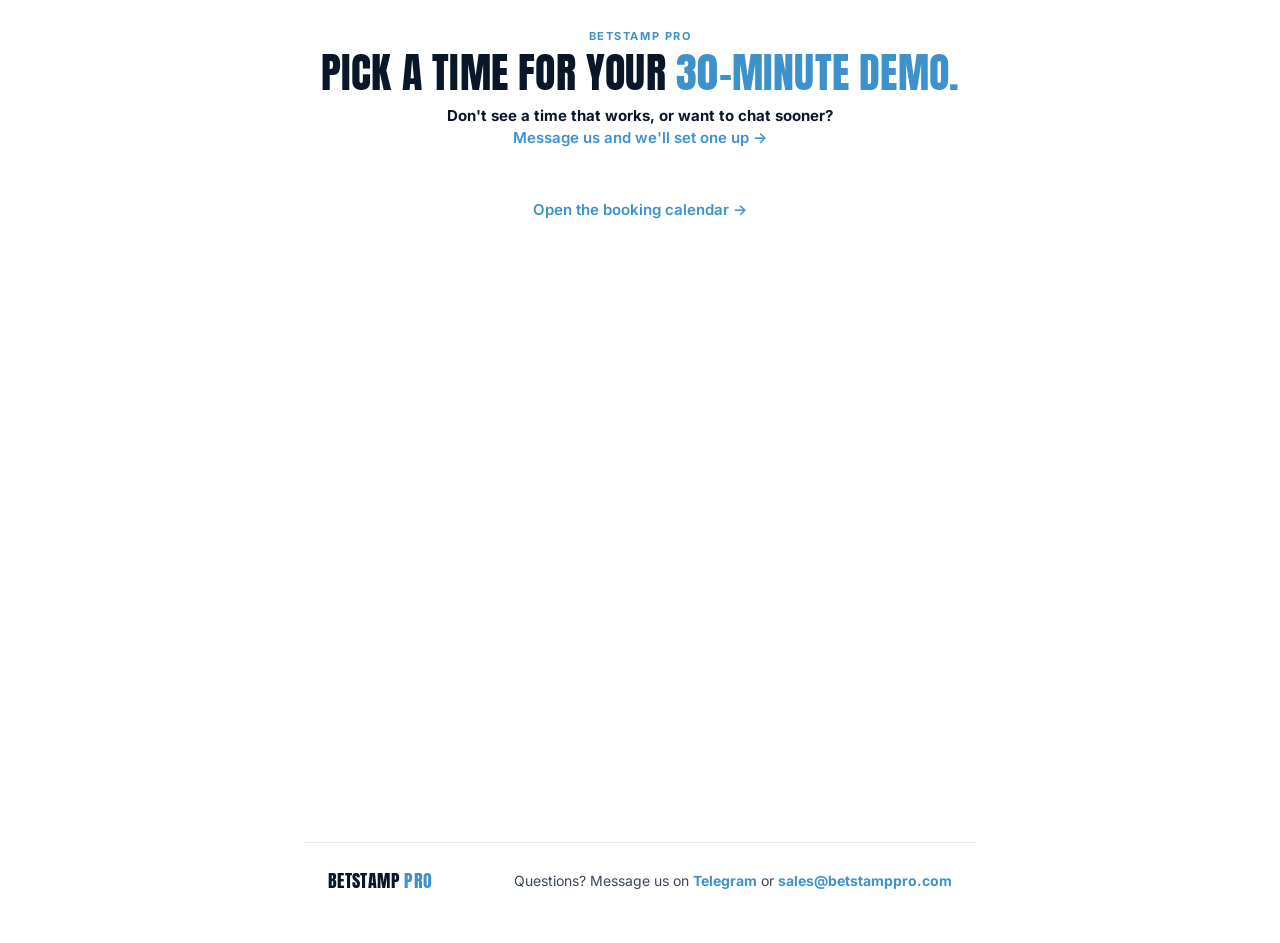
<file: book-demo.html>
<!DOCTYPE html>
<html lang="en">
<head>
<meta charset="UTF-8">
<meta name="viewport" content="width=device-width, initial-scale=1.0">
<meta name="robots" content="noindex,nofollow">
<title>Book Your Betstamp PRO Demo</title>
<link rel="preconnect" href="https://fonts.googleapis.com">
<link rel="preconnect" href="https://fonts.gstatic.com" crossorigin>
<link href="https://fonts.googleapis.com/css2?family=Anton&family=Inter:wght@400;500;600;700;800&display=swap" rel="stylesheet">
<link rel="stylesheet" href="/funnel.css">
<style>
  .container { max-width: 900px; padding-bottom: 0; }
  h1 { white-space: nowrap; font-size: min(42px, calc((100vw - 40px) / 15.5)); }
  .embed-wrap { max-width: 1120px; margin: 0 auto; }
  #calendly { width: 100%; min-width: 320px; height: 1000px; }
  @media (min-width: 1000px) { #calendly { height: 660px; } }
  .embed-fallback { padding: 48px 16px; text-align: center; font-size: 15px; }

  .sooner { max-width: 560px; margin: 0 auto; font-size: 15px; line-height: 1.5; color: var(--navy); font-weight: 700; }
  .sooner a { display: inline-block; }
  main { padding-bottom: 32px; }
</style>
</head>
<body>
  <main>
    <div class="container">
      <div class="eyebrow">Betstamp PRO</div>
      <h1>Pick a time for your <em>30&#8209;minute demo.</em></h1>
      <p class="sooner">Don't see a time that works, or want to chat sooner? <a class="text-link" id="btn-sooner" href="#" target="_blank" rel="noopener">Message us and we'll set one up →</a></p>
    </div>

    <div class="embed-wrap">
      <div id="calendly"></div>
    </div>
  </main>

  <footer>
    <span class="wordmark">Betstamp <em>PRO</em></span>
    <span class="contact">Questions? Message us on <a class="tg" id="tg-link" href="#" target="_blank" rel="noopener">Telegram</a> or <a class="tg" id="email-link" href="mailto:sales@betstamppro.com">sales@betstamppro.com</a></span>
  </footer>

<script src="/funnel.config.js"></script>
<script src="/funnel.js"></script>
<script>
(function () {
  var F = window.Funnel;
  var C = F.config;
  var lead = F.getLead();
  var utms = F.getUtms();

  var calendlyUrl = F.withParams(C.CALENDLY_URL, Object.assign(
    { name: lead.name, email: lead.email },
    utms,
    { hide_gdpr_banner: "1" }
  ));

  var mount = document.getElementById("calendly");

  function fallback() {
    mount.innerHTML = '<p class="embed-fallback"><a class="text-link" target="_blank" rel="noopener">Open the booking calendar →</a></p>';
    mount.querySelector("a").href = calendlyUrl;
  }

  var script = document.createElement("script");
  script.src = C.CALENDLY_WIDGET_JS;
  script.async = true;
  script.onload = function () {
    if (!window.Calendly) return fallback();
    window.Calendly.initInlineWidget({ url: calendlyUrl, parentElement: mount, resize: true });
  };
  script.onerror = fallback;
  document.head.appendChild(script);

  var booked = false;
  window.addEventListener("message", function (e) {
    if (e.origin !== "https://calendly.com" || !e.data || e.data.event !== "calendly.page_height") return;
    var h = parseInt(e.data.payload && e.data.payload.height, 10);
    if (h > 300) mount.style.height = h + "px";
  });

  window.addEventListener("message", function (e) {
    if (e.origin !== "https://calendly.com" || !e.data || e.data.event !== "calendly.event_scheduled") return;
    if (booked) return;
    booked = true;
    var p = e.data.payload || {};
    F.trackThenGo("demo_booked", F.withParams(C.DEMO_CONFIRMED_URL, { name: lead.name, email: lead.email }), {
      calendly_event_uri: (p.event && p.event.uri) || "",
      calendly_invitee_uri: (p.invitee && p.invitee.uri) || ""
    });
  });

  var sooner = document.getElementById("btn-sooner");
  sooner.href = F.withParams(C.CHAT_SOONER_URL, Object.assign({ name: lead.name, email: lead.email }, utms));
  sooner.addEventListener("click", function () { F.track("click_chat_sooner"); });

  F.init("book-demo");
})();
</script>
</body>
</html>
</file>
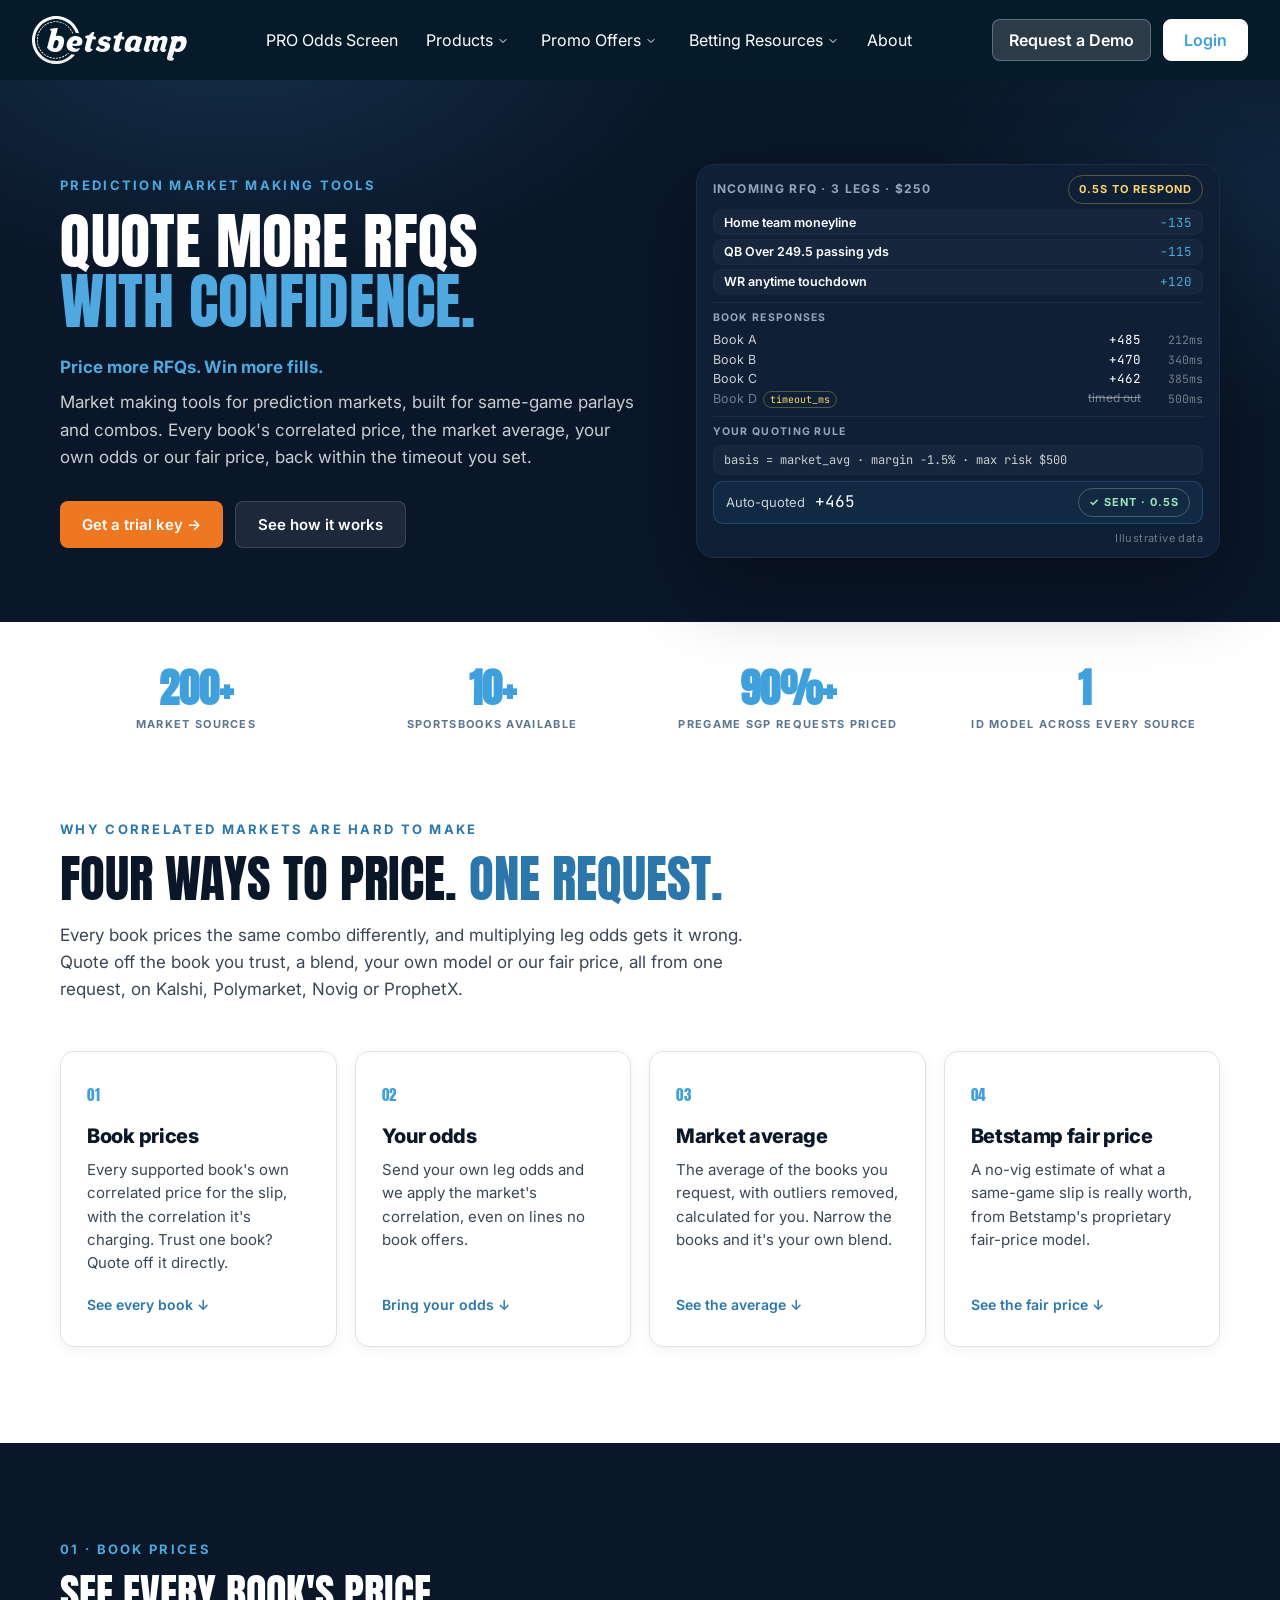
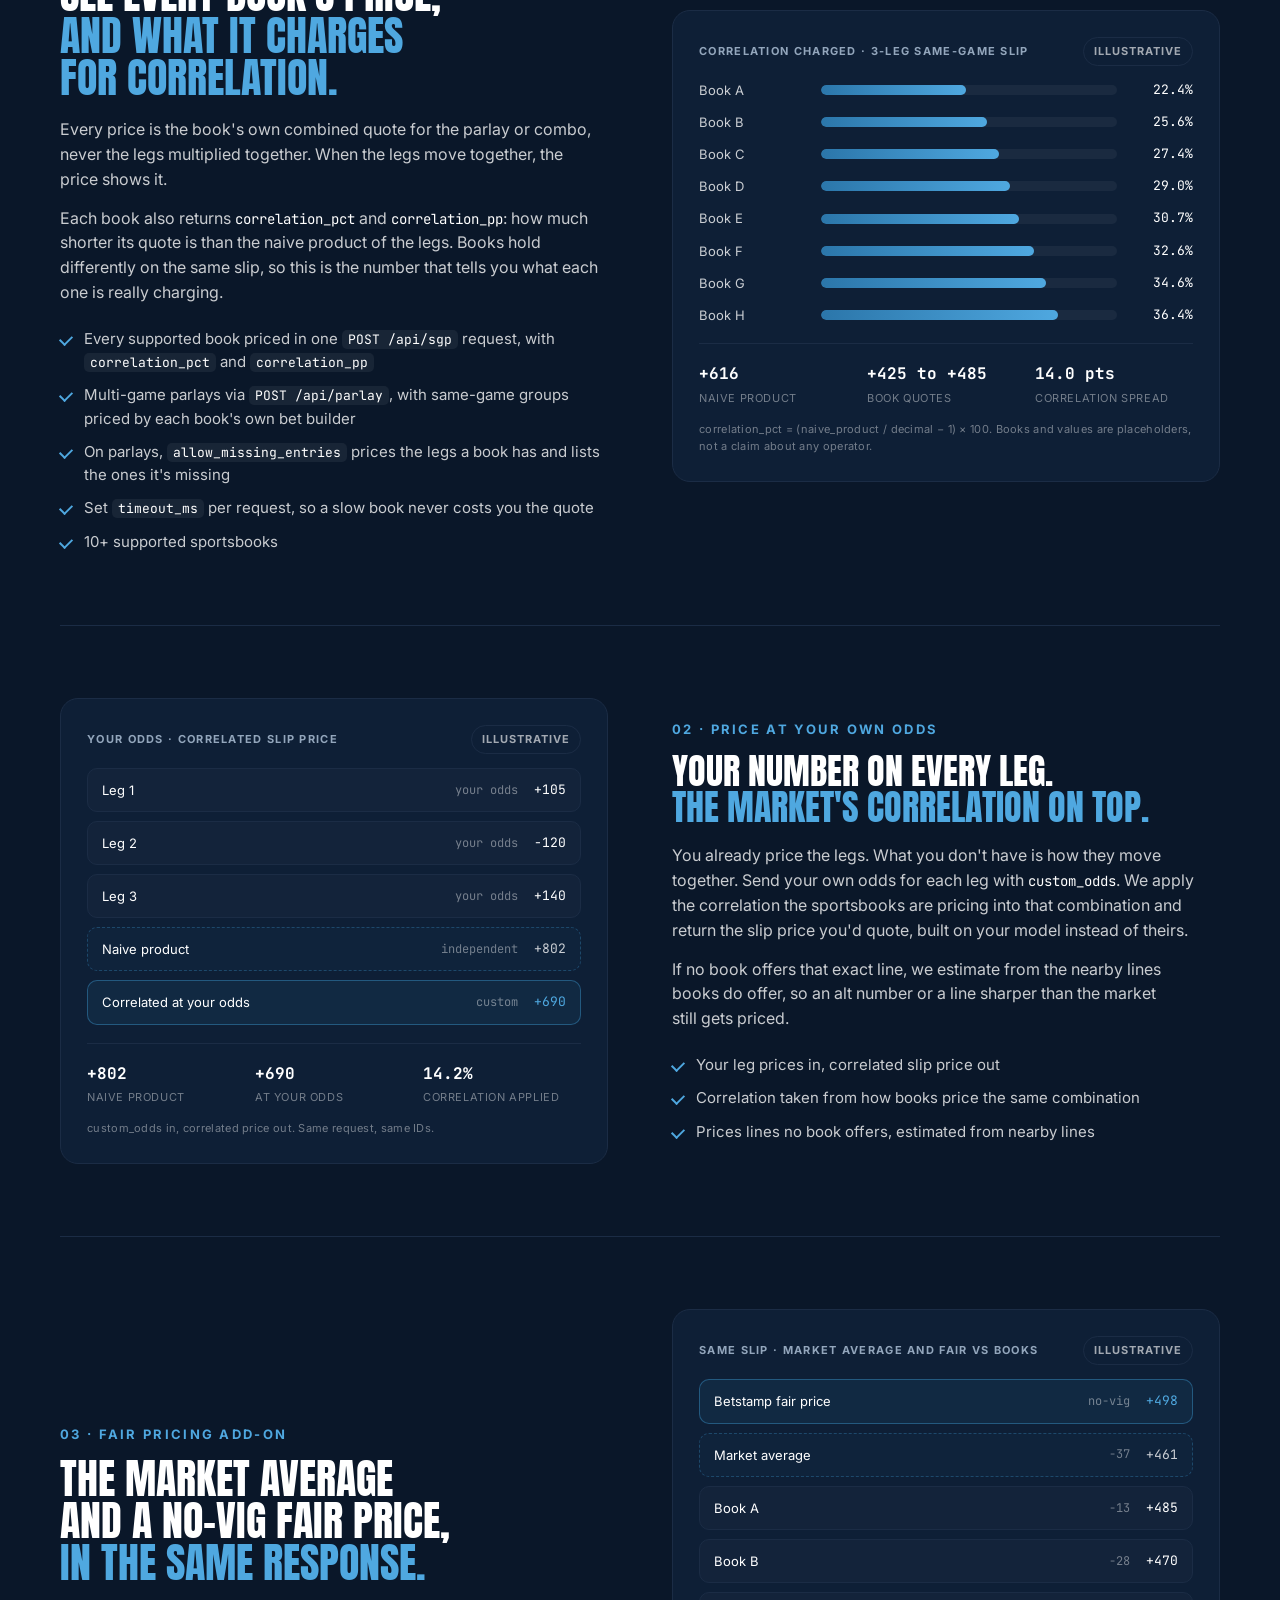
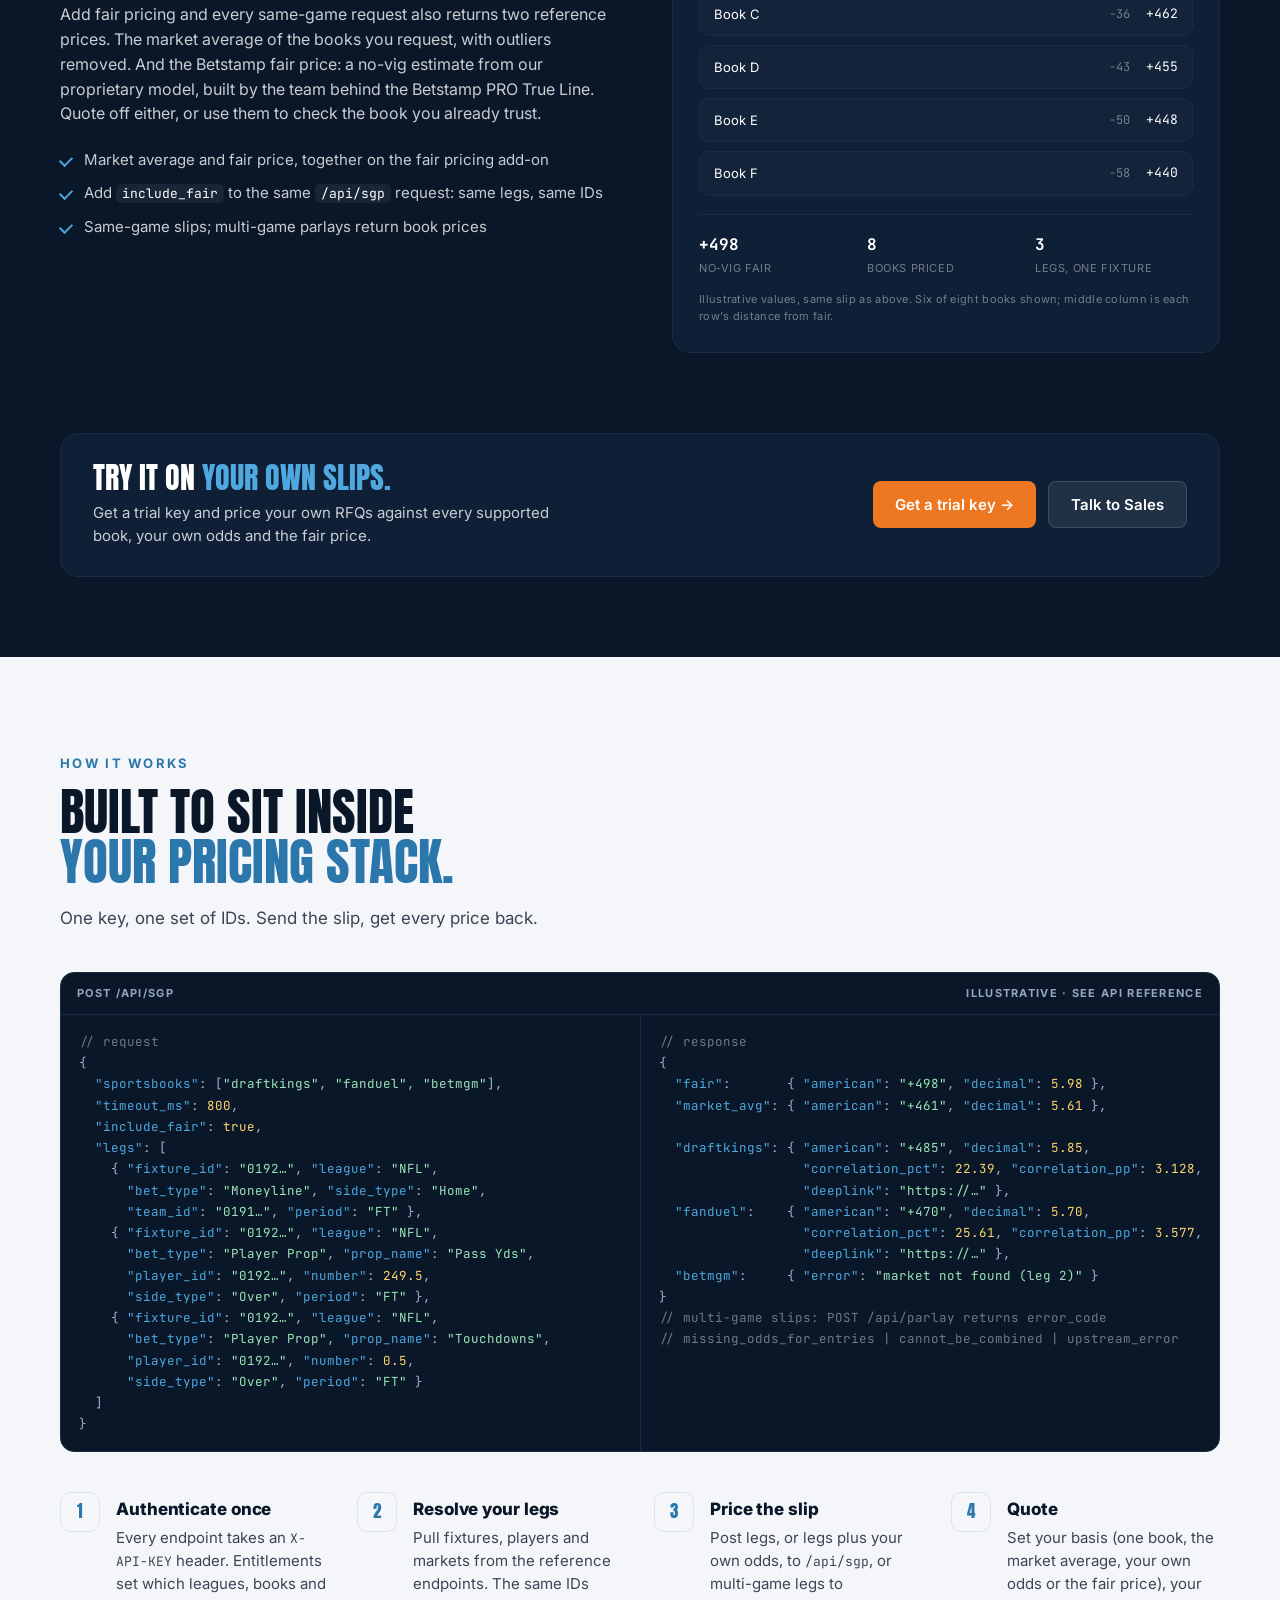
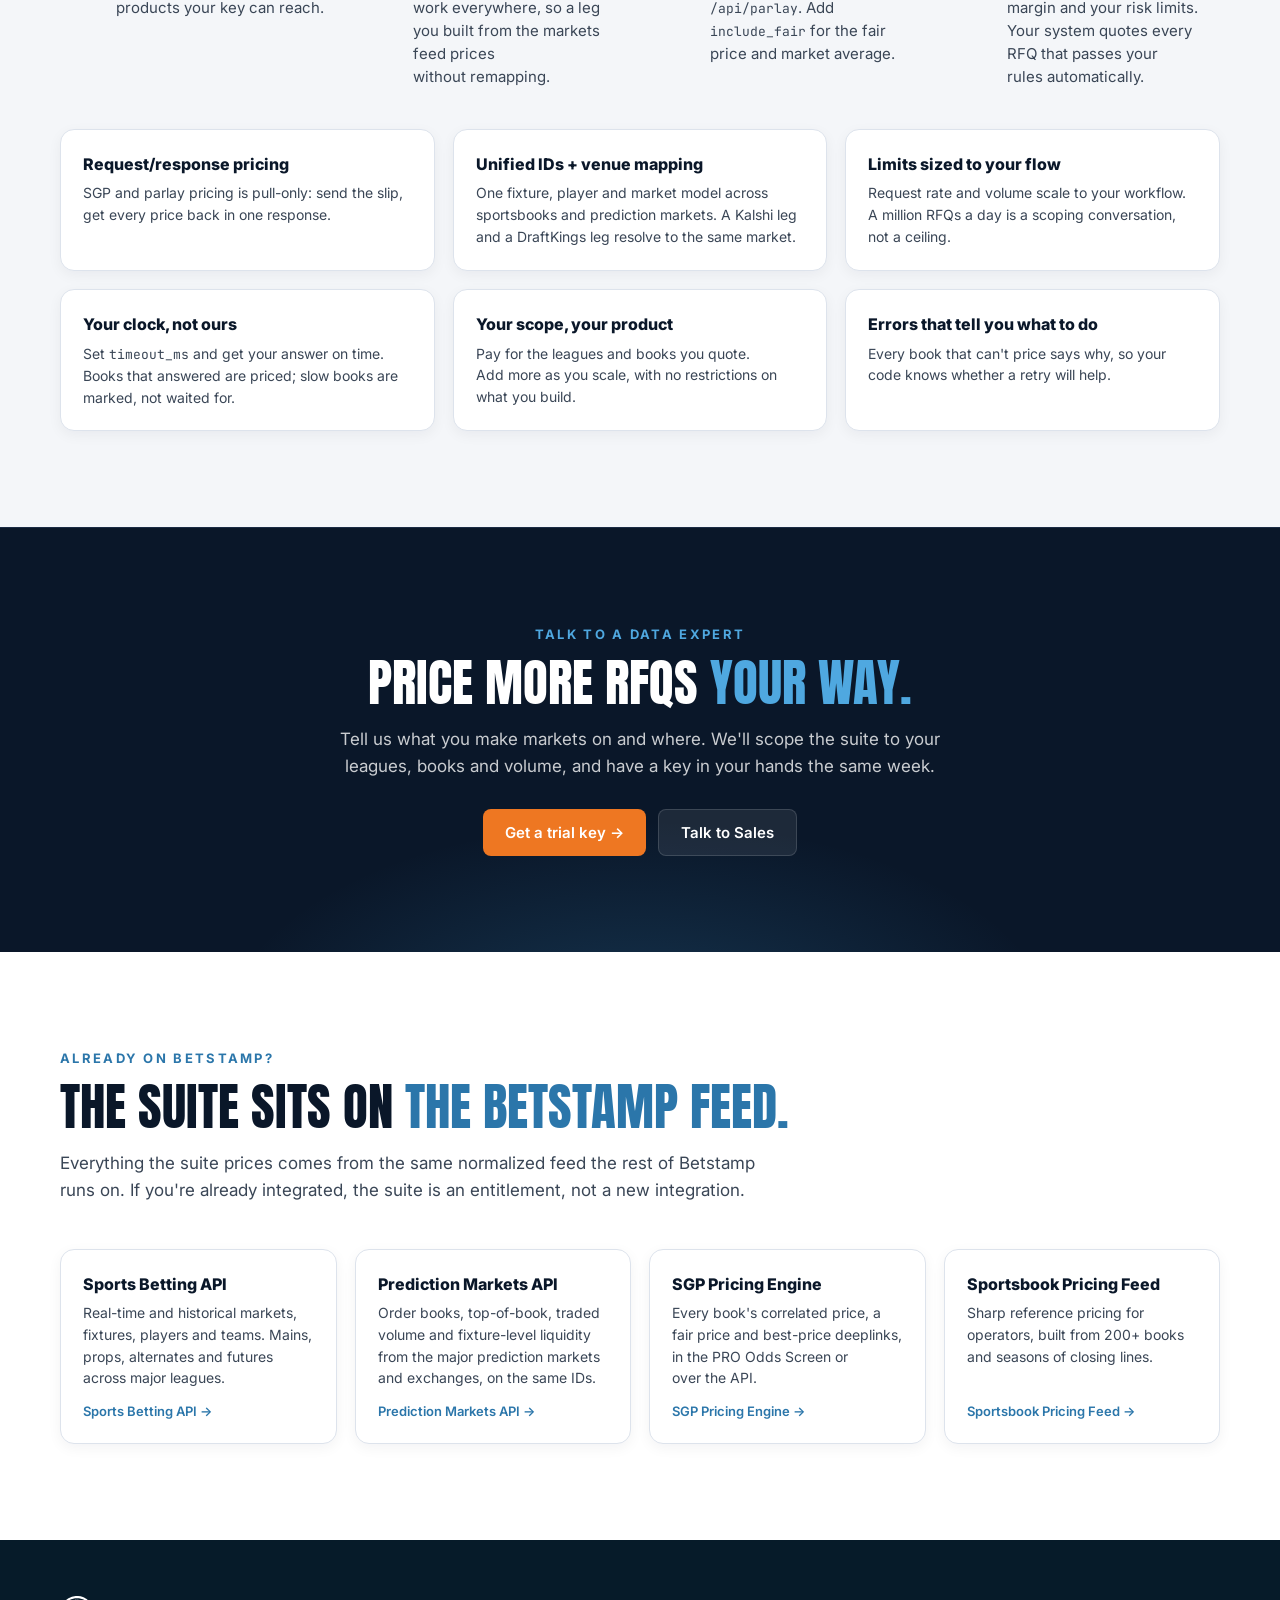
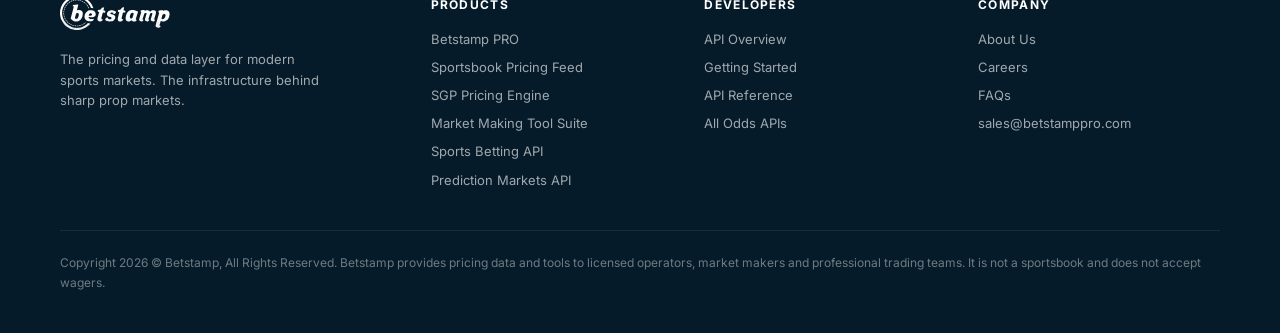
<file: market-making-tools.html>
<!--
  Betstamp — "Market Making Tool Suite" SEO landing page (BM-284), v2.
  Self-contained mockup. Rebuild inside the betstamp.com Next.js site using the existing product-page
  primitives (same ones as /prediction-markets-api and /sgp-pricing-engine).

  DESIGN SYSTEM — matched to betstamp.com as rendered on 2026-09-22:
    Display:   Anton, uppercase, tight line-height (site uses next/font Anton)
    Body/UI:   Inter 400/600/700/800
    Code:      JetBrains Mono
    Dark page: #0A1729   dark cards: #0E1F36 / border #1B2C45   footer: #061B29
    Light:     #FFFFFF / #F4F6F9   light cards border #DDE3EC, shadow rgba(10,23,41,.05)
    Blue:      #40A0DB (brand), #4FA8E0 (accent on dark), #2B76AA (accent on light)
    CTA:       orange #EE7722, white text, radius 8px, "→" suffix  (site standard "Talk to Sales →")
    Ink:       white on dark (body rgba(255,255,255,.78)); #0A1729 headings / #3A4656 body on light

  CONTENT RULES APPLIED (from the Betstamp voice guide + Spencer's brief):
    - No edge claims naming a book or venue. Fair value, coverage, latency only.
    - Nothing on this page says Betstamp trades or makes markets itself.
    - No API pricing. No client names.
    - "the True Line" always with "the". No emoji, no exclamation marks.
  ORDER (v4, 2026-11-11): four ways to price, maker's choice. Book prices first (cross-linked to /sgp-pricing-engine so the
  two pages do not compete for the same searches), your own odds second, the fair pricing add-on (market average + Betstamp
  fair price) third. The fair price is described only as Betstamp's proprietary fair-price model, never as an average of books.
  market_avg averages only the books named in the request (checked in the platform source, 2026-11-11).
  SGP and parlay pricing is pull-only; only leg-level market data streams.

  API FACTS: every endpoint, parameter, field and error code on this page was checked against the public API reference
  (betstamp.com/docs/api, apps/betstamp/public/openapi/markets.yaml in the betstamp.com repo) on 2026-11-11.
    POST /api/sgp     sportsbooks, legs[].custom_odds, timeout_ms, include_fair  →  per book american/decimal/deeplink/
                      correlation_pct/correlation_pp or error; plus fair, market_avg (include_fair) and custom (custom_odds)
    POST /api/parlay  sportsbooks, allow_missing_entries, include_fair  →  per book error_code
                      (missing_odds_for_entries | cannot_be_combined | upstream_error) + missing_entries
  allow_missing_entries and error_code exist on /api/parlay only, so the page scopes them to multi-game parlays.

  All TODOs for dev/Spencer are HTML comments prefixed  TODO(dev)  or  TODO(spencer).
  Illustrative data on the page is labelled as such in the UI.
-->
<!DOCTYPE html>
<html lang="en">
<head>
<meta charset="utf-8">
<meta name="viewport" content="width=device-width, initial-scale=1">

<!-- ===================== SEO ===================== -->
<!-- TODO(dev): confirm final slug. Sibling product pages are flat (/sgp-pricing-engine, /prediction-markets-api),
     so /market-making-tools is proposed. Update canonical, og:url and JSON-LD "url" together. -->
<title>Prediction Market Making Tools for Kalshi &amp; Polymarket Parlays | Betstamp</title>
<meta name="description" content="Market making tools for prediction markets. Price Kalshi and Polymarket parlays, combos and same-game parlays off every sportsbook's correlated price, your own leg odds or a no-vig fair price, in one API built for RFQ market makers.">
<link rel="canonical" href="https://www.betstamp.com/market-making-tools">
<meta name="robots" content="index,follow,max-image-preview:large">

<meta property="og:type" content="website">
<meta property="og:site_name" content="betstamp">
<meta property="og:locale" content="en_US">
<meta property="og:url" content="https://www.betstamp.com/market-making-tools">
<meta property="og:title" content="Prediction Market Making Tools | Betstamp">
<meta property="og:description" content="Market making tools for prediction markets. Price Kalshi and Polymarket parlays, combos and same-game parlays off every sportsbook's correlated price, your own leg odds or a no-vig fair price, in one API built for RFQ market makers.">
<!-- TODO(dev): replace with a 1200x630 page-specific OG image. Wordmark is the site-wide fallback. -->
<meta property="og:image" content="https://betstamp-public.sfo2.cdn.digitaloceanspaces.com/betstamp-logos/betstamp_wordmark.png">
<meta property="og:image:alt" content="Betstamp Market Making Tool Suite">
<meta name="twitter:card" content="summary_large_image">
<meta name="twitter:site" content="@betstamp">
<meta name="twitter:title" content="Prediction Market Making Tools | Betstamp">
<meta name="twitter:description" content="Market making tools for prediction markets. Price Kalshi and Polymarket parlays, combos and same-game parlays off every sportsbook's correlated price, your own leg odds or a no-vig fair price, in one API built for RFQ market makers.">
<meta name="twitter:image" content="https://betstamp-public.sfo2.cdn.digitaloceanspaces.com/betstamp-logos/betstamp_wordmark.png">

<!-- Structured data. TODO(dev): keep "url" in sync with the final slug. No "offers" block on purpose (API pricing is never public). -->
<script type="application/ld+json">
{
  "@context": "https://schema.org",
  "@graph": [
    {
      "@type": "SoftwareApplication",
      "@id": "https://www.betstamp.com/market-making-tools#product",
      "name": "Betstamp Market Making Tool Suite",
      "alternateName": "Betstamp Market Maker API",
      "applicationCategory": "BusinessApplication",
      "applicationSubCategory": "Sports betting pricing API",
      "operatingSystem": "Web API",
      "url": "https://www.betstamp.com/market-making-tools",
      "description": "Market making tools for prediction markets. Price Kalshi and Polymarket parlays, combos and same-game parlays off every sportsbook's correlated price, your own leg odds or a no-vig fair price, in one API built for RFQ market makers.",
      "keywords": "prediction market making, kalshi market making, polymarket market making, kalshi combos, kalshi parlays, rfq pricing, sgp pricing api",
      "featureList": [
        "Correlation-aware SGP pricing from 10+ supported sportsbooks",
        "Market average of the requested books for the slip",
        "Pricing at your own leg odds with the market's correlation applied",
        "No-vig Betstamp fair price for parlays and SGPs",
        "Per-book correlation_pct and correlation_pp versus naive leg multiplication",
        "Multi-game parlay pricing with partial-leg support",
        "Per-request timeout so slow books never hold up a quote",
        "Request/response SGP and parlay pricing over REST",
        "Unified fixture, player and market IDs across every source"
      ],
      "provider": {
        "@id": "https://www.betstamp.com/#organization"
      },
      "softwareHelp": {
        "@type": "CreativeWork",
        "url": "https://www.betstamp.com/docs/api"
      }
    },
    {
      "@type": "Organization",
      "@id": "https://www.betstamp.com/#organization",
      "name": "Betstamp",
      "url": "https://www.betstamp.com",
      "logo": "https://betstamp-public.sfo2.cdn.digitaloceanspaces.com/betstamp-logos/betstamp_wordmark.png",
      "sameAs": [
        "https://x.com/betstamp",
        "https://www.linkedin.com/company/betstamp"
      ]
    },
    {
      "@type": "BreadcrumbList",
      "itemListElement": [
        {
          "@type": "ListItem",
          "position": 1,
          "name": "Betstamp",
          "item": "https://www.betstamp.com"
        },
        {
          "@type": "ListItem",
          "position": 2,
          "name": "Market Making Tool Suite",
          "item": "https://www.betstamp.com/market-making-tools"
        }
      ]
    }
  ]
}
</script>

<!-- Fonts: the only external dependency. Anton + Inter + JetBrains Mono match betstamp.com. -->
<link rel="preconnect" href="https://fonts.googleapis.com">
<link rel="preconnect" href="https://fonts.gstatic.com" crossorigin>
<link href="https://fonts.googleapis.com/css2?family=Anton&family=Inter:wght@400;500;600;700;800&family=JetBrains+Mono:wght@400;500&display=swap" rel="stylesheet">

<style>
  :root{
    --navy:#0A1729; --navy-deep:#061B29; --card:#0E1F36; --hair:#1B2C45;
    --blue:#40A0DB; --blue-accent:#4FA8E0; --blue-deep:#2B76AA;
    --orange:#EE7722; --orange-h:#F28A45;
    --ink:#fff; --ink-78:rgba(255,255,255,.78); --ink-62:rgba(255,255,255,.62); --ink-42:rgba(255,255,255,.42);
    --stat-label:#93A6BC; --mono-ink:#9FB3C8;
    --light:#fff; --light-alt:#F4F6F9; --light-hair:#DDE3EC;
    --l-head:#0A1729; --l-body:#3A4656; --l-muted:#5E7590;
    --green:#9CE6B8; --amber:#FFD56B; --red:#FF6B7A;
    --radius:18px;
  }
  *{box-sizing:border-box;margin:0;padding:0}
  html{scroll-behavior:smooth;-webkit-text-size-adjust:100%}
  body{background:var(--navy);color:var(--ink);font-family:'Inter',-apple-system,BlinkMacSystemFont,'Segoe UI',sans-serif;font-size:16px;line-height:1.55;-webkit-font-smoothing:antialiased}
  img{max-width:100%;display:block}
  a{color:inherit;text-decoration:none}
  .wrap{max-width:1200px;margin:0 auto;padding:0 20px}
  .narrow{max-width:820px}

  /* type */
  /* .bp = editorial line break, desktop only; .oneline = keep on a single line from tablet up */
  .bp{display:none}
  @media(min-width:720px){.bp{display:block}.oneline{white-space:nowrap}}
  .display{font-family:'Anton','Inter',sans-serif;font-weight:400;text-transform:uppercase;line-height:.98;letter-spacing:0}
  h1.display{font-size:clamp(44px,5vw,62px)}
  h2.display{font-size:clamp(34px,4.6vw,51px);margin:14px 0 18px}
  .display .acc{color:var(--blue-accent)}
  h1,h2,h3{text-wrap:balance}
  p,li{text-wrap:pretty}
  .light .display .acc{color:var(--blue-deep)}
  .kicker{font-family:'Inter',sans-serif;font-weight:700;font-size:13px;letter-spacing:2.3px;text-transform:uppercase;color:var(--blue-accent)}
  .light .kicker{color:var(--blue-deep)}
  .lead{font-size:17px;line-height:1.6;color:var(--ink-78);max-width:62ch}
  .light .lead{color:var(--l-body)}
  .light{background:var(--light);color:var(--l-body)}
  .light h2,.light h3,.light h4{color:var(--l-head)}
  .light-alt{background:var(--light-alt)}
  .mono{font-family:'JetBrains Mono','SF Mono',Menlo,monospace}

  /* buttons */
  .btn{display:inline-flex;align-items:center;gap:8px;font-family:'Inter',sans-serif;font-weight:600;font-size:15px;line-height:1;padding:15px 22px;border-radius:8px;transition:background .15s,border-color .15s,transform .15s;white-space:nowrap}
  .btn-primary{background:var(--orange);color:#fff}
  .btn-primary:hover{background:var(--orange-h)}
  .btn-ghost{background:rgba(255,255,255,.08);color:#fff;border:1px solid rgba(255,255,255,.14)}
  .btn-ghost:hover{background:rgba(255,255,255,.14)}
  .light .btn-ghost{background:#fff;color:var(--l-head);border-color:var(--light-hair)}
  .light .btn-ghost:hover{border-color:var(--blue)}
  .btn-nav{background:#fff;color:var(--blue);padding:10px 16px;font-size:14px}
  .btn-nav:hover{background:#eef6fc}

  /* nav — mirrors the betstamp.com global header (2026-09-22): 80px, bg brand-900 #061B29, no border/blur,
     wordmark left (36px tall, 48px from 640px), text links centered from 1280px, "Request a Demo" (white/15%) +
     "Login" (white, brand-500 text) right; below 1280px a small white "Request a Demo" + hamburger. */
  .nav{position:sticky;top:0;z-index:50;background:var(--navy-deep);color:#fff}
  .nav-in{display:flex;align-items:center;justify-content:space-between;padding:16px 16px;min-height:80px}
  @media(min-width:768px){.nav-in{padding:16px 24px}}
  @media(min-width:1280px){.nav-in{padding:16px 32px}}
  .logo{display:flex;align-items:center}
  .wordmark{height:36px;width:auto;display:block}
  @media(min-width:640px){.wordmark{height:48px}}
  .nav-center{display:none;align-items:center;white-space:nowrap;font-size:16px;font-weight:400}
  .navlink{color:#fff;padding:8px 12px;display:inline-flex;align-items:center;gap:4px;border-radius:6px;cursor:pointer;user-select:none}
  .navlink.dd{padding:8px 16px}
  .navlink svg{width:12px;height:12px;position:relative;top:1px}
  .nav-right{display:none;align-items:center;gap:12px}
  .btn-demo{display:inline-block;cursor:pointer;user-select:none;font-weight:600;font-size:16px;line-height:24px;padding:8px 16px;border-radius:8px;background:rgba(255,255,255,.15);color:#fff;border:1px solid rgba(255,255,255,.25)}
  .btn-demo:hover{background:rgba(255,255,255,.25)}
  .btn-login{display:inline-block;cursor:pointer;user-select:none;font-weight:600;font-size:16px;line-height:24px;padding:8px 20px;border-radius:8px;background:#fff;color:var(--blue);border:1px solid #fff}
  .btn-login:hover{background:#eef6fc}
  .nav-mobile{display:flex;flex:1;justify-content:flex-end;align-items:center;gap:12px}
  .btn-demo-sm{display:inline-block;cursor:pointer;user-select:none;font-weight:600;font-size:14px;line-height:20px;padding:6px 12px;border-radius:8px;background:#fff;color:var(--blue);white-space:nowrap}
  .burger{background:none;border:0;color:#fff;width:32px;height:32px;display:inline-flex;align-items:center;justify-content:center;cursor:pointer;padding:0}
  .burger svg{width:24px;height:24px}
  @media(min-width:1280px){.nav-center{display:flex}.nav-right{display:flex}.nav-mobile{display:none}}

  /* hero */
  .hero{padding:84px 0 64px;background:
      radial-gradient(760px 420px at 18% -10%,rgba(64,160,219,.18),transparent 60%),
      radial-gradient(600px 400px at 100% 20%,rgba(43,118,170,.16),transparent 60%),var(--navy)}
  .hero-grid{display:grid;grid-template-columns:1.05fr .95fr;gap:56px;align-items:center}
  @media(max-width:960px){.hero-grid{grid-template-columns:1fr;gap:40px}}
  @media(max-width:767px){.hero .desk{display:none}}
  .hero h1{margin:16px 0 22px}
  .hero .cta{display:flex;gap:12px;flex-wrap:wrap;margin-top:30px}
  .hero .fine{margin-top:22px;font-size:13px;color:var(--ink-42)}
  .hero .fine a{color:var(--ink-62);text-decoration:underline;text-underline-offset:3px}

  /* desk panel (hero visual) */
  .desk{background:var(--card);border:1px solid var(--hair);border-radius:var(--radius);padding:22px;box-shadow:0 30px 80px rgba(0,0,0,.35)}
  .desk.auto{padding:10px 16px}
  .desk.auto .desk-head{margin-bottom:6px}
  .desk.auto .legs{gap:4px;margin-bottom:8px}
  .desk.auto .leg{padding:2px 10px;font-size:12.5px;border-radius:8px}
  .desk.auto .desk-foot{margin-top:6px}
  .desk.auto .leg b{font-weight:600}
  .desk-head{display:flex;justify-content:space-between;align-items:center;margin-bottom:16px}
  .desk-head .t{font-weight:700;font-size:12px;letter-spacing:1.3px;text-transform:uppercase;color:var(--stat-label)}
  .pill{display:inline-flex;align-items:center;gap:6px;font-size:11px;font-weight:700;letter-spacing:1px;text-transform:uppercase;padding:5px 10px;border-radius:999px;border:1px solid var(--hair);color:var(--ink-62)}
  .pill.ok{color:var(--green);border-color:rgba(156,230,184,.3)}
  .pill.warn{color:var(--amber);border-color:rgba(255,213,107,.3)}
  .pill.live{color:var(--green);border-color:rgba(156,230,184,.3)}
  .pill.dev{color:var(--amber);border-color:rgba(255,213,107,.3)}
  .pill .dot{width:6px;height:6px;border-radius:50%;background:currentColor}
  .legs{display:grid;gap:8px;margin-bottom:16px}
  .leg{display:flex;justify-content:space-between;align-items:center;background:rgba(255,255,255,.03);border:1px solid var(--hair);border-radius:10px;padding:10px 12px;font-size:13px}
  .leg b{font-weight:600;color:#fff}
  .leg small{display:block;color:var(--ink-42);font-size:11px;letter-spacing:.6px;text-transform:uppercase;margin-top:2px}
  .leg .odds{font-family:'JetBrains Mono',monospace;color:var(--blue-accent)}
  .books{border-top:1px solid var(--hair);padding-top:14px}
  .brow{display:grid;grid-template-columns:1fr auto auto;gap:14px;align-items:center;padding:7px 0;font-size:13px;color:var(--ink-78)}
  .brow + .brow{border-top:1px solid rgba(255,255,255,.04)}
  .brow .q{font-family:'JetBrains Mono',monospace;color:#fff}
  .brow .c{font-family:'JetBrains Mono',monospace;color:var(--ink-42);font-size:12px}
  .brow.agg{background:rgba(64,160,219,.08);border:1px solid rgba(64,160,219,.25);border-radius:10px;padding:10px 12px;margin-top:10px;color:#fff}
  .brow.agg .q{color:var(--blue-accent)}
  .brow .tag{font-family:'JetBrains Mono',monospace;color:var(--ink-42);font-size:12px;min-width:84px;text-align:right}
  .brow.sub{color:var(--ink-62)}
  .lrow.ref{border-style:dashed;border-color:rgba(64,160,219,.3);background:rgba(64,160,219,.03)}
  .lrow.ref .q{color:var(--ink-78)}
  .hero .lead .lead-in{display:block;font-weight:700;color:var(--blue-accent);margin-bottom:8px}
  .desk-foot{display:flex;justify-content:space-between;align-items:center;margin-top:14px;font-size:11px;color:var(--ink-42);letter-spacing:.4px}
  .desk-head.rfq{gap:12px;align-items:center}
  .desk-head.rfq .t{white-space:nowrap}
  @media(max-width:480px){.desk-head.rfq{flex-wrap:wrap;gap:6px}.desk-head.rfq .t{white-space:normal}}
  .desk-head.rfq .pill{flex:none}
  .desk-label{font-weight:700;font-size:10.5px;letter-spacing:1.3px;text-transform:uppercase;color:var(--stat-label);margin:0 0 4px}
  .resp{border-top:1px solid var(--hair);padding-top:7px;margin-bottom:8px}
  .resp .rows{display:grid;grid-template-columns:minmax(0,1fr)}
  .resp .brow{grid-template-columns:1fr auto 52px;gap:10px;padding:1px 0;line-height:1.4;font-size:12.5px}
  .resp .brow + .brow{border-top:0}
  .resp .brow > span{white-space:nowrap}
  .resp .ms{font-family:'JetBrains Mono',monospace;color:var(--ink-42);font-size:11.5px;text-align:right}
  .resp .brow.out{color:var(--ink-42)}
  .resp .brow.out .q{color:var(--ink-42);text-decoration:line-through;font-family:'Inter',sans-serif;font-size:12px}
  .resp .mini{font-family:'JetBrains Mono',monospace;font-size:10px;color:var(--amber);border:1px solid rgba(255,213,107,.3);border-radius:999px;padding:1px 6px;margin-left:6px;white-space:nowrap}
  @media(prefers-reduced-motion:no-preference){
    .resp .brow,.autoq{animation:arrive .45s cubic-bezier(.2,.7,.2,1) backwards;animation-delay:calc(.35s + var(--d,0) * .35s)}
  }
  @keyframes arrive{from{opacity:0;transform:translateY(6px)}to{opacity:1;transform:none}}
  .rule{border-top:1px solid var(--hair);padding-top:7px}
  .rule-line{font-family:'JetBrains Mono',monospace;font-size:12px;color:var(--ink-78);background:rgba(255,255,255,.03);border:1px solid var(--hair);border-radius:8px;padding:5px 10px}
  .autoq{display:flex;align-items:center;justify-content:space-between;gap:10px;flex-wrap:wrap;margin-top:6px;padding:6px 12px;border-radius:10px;background:rgba(64,160,219,.08);border:1px solid rgba(64,160,219,.25);font-size:13px;color:var(--ink-78)}
  .autoq .q{font-family:'JetBrains Mono',monospace;font-size:16px;color:#fff;margin-left:10px}

  /* stat strip */
  .stats{padding:46px 0}
  .stats .grid{display:grid;grid-template-columns:repeat(4,1fr);gap:24px;text-align:center}
  @media(max-width:860px){.stats .grid{grid-template-columns:repeat(2,1fr)}}
  .stat b{display:block;font-family:'Anton',sans-serif;font-size:40px;line-height:1;color:var(--blue)}
  .stat span{display:block;margin-top:8px;font-size:11px;font-weight:700;letter-spacing:1.3px;text-transform:uppercase;color:var(--l-muted)}

  /* sections */
  section{padding:96px 0}
  @media(max-width:720px){section{padding:64px 0}}
  .stats + #suite{padding-top:40px}
  @media(max-width:720px){.stats + #suite{padding-top:24px}}
  .sec-head{max-width:720px}
  .sec-head p{font-size:17px;line-height:1.6;color:var(--ink-78)}
  .light .sec-head p{color:var(--l-body)}
  .center{text-align:center;margin-left:auto;margin-right:auto}

  /* tool cards */
  .tools{display:grid;grid-template-columns:repeat(3,1fr);gap:18px;margin-top:48px}
  @media(max-width:900px){.tools{grid-template-columns:1fr}}
  .tools.q4{grid-template-columns:repeat(4,minmax(0,1fr))}
  @media(max-width:1000px){.tools.q4{grid-template-columns:repeat(2,minmax(0,1fr))}}
  @media(max-width:600px){.tools.q4{grid-template-columns:1fr}}
  .tcard{background:#fff;border:1px solid var(--light-hair);border-radius:14px;padding:30px 26px;box-shadow:0 4px 14px rgba(10,23,41,.05);display:flex;flex-direction:column}
  .tcard .top{display:flex;justify-content:space-between;align-items:center;gap:10px;min-height:26px}
  .tcard .num{font-family:'Anton',sans-serif;font-size:15px;color:var(--blue);letter-spacing:.5px}
  .tcard h3{font-size:20px;font-weight:800;letter-spacing:-.3px;margin:16px 0 10px;line-height:1.2}
  .tcard p{font-size:15px;color:var(--l-body)}
  .tcard ul{margin:16px 0 0;padding:0;list-style:none;display:grid;gap:8px}
  .tcard li{font-size:14px;color:var(--l-body);padding-left:22px;position:relative}
  .tcard li:before{content:"";position:absolute;left:0;top:7px;width:10px;height:6px;border-left:2px solid var(--blue);border-bottom:2px solid var(--blue);transform:rotate(-45deg)}
  .tcard .more{margin-top:auto;padding-top:20px;font-weight:600;font-size:14px;color:var(--blue-deep)}
  .tcard .more:hover{text-decoration:underline;text-underline-offset:3px}
  .light .pill{border-color:var(--light-hair);color:var(--l-muted)}
  .light .pill.live{color:#1a8a5a;border-color:rgba(26,138,90,.3)}
  .light .pill.dev{color:#b06a00;border-color:rgba(176,106,0,.3)}

  /* feature rows */
  .row{display:grid;grid-template-columns:1fr 1fr;gap:64px;align-items:stretch;padding:72px 0}
  .row .copy{align-self:center}
  .row + .row{border-top:1px solid var(--hair)}
  .row:nth-child(even) .copy{order:2}
  @media(max-width:960px){.row{grid-template-columns:1fr;gap:34px;padding:56px 0}.row:nth-child(even) .copy{order:0}}
  .row h3{font-family:'Anton',sans-serif;font-weight:400;text-transform:uppercase;font-size:clamp(30px,3.6vw,42px);line-height:1;margin:14px 0 18px;color:#fff}
  .row h3 .acc{color:var(--blue-accent)}
  .row p{font-size:16px;color:var(--ink-78)}
  .row p + p{margin-top:14px}
  .row .spec{margin:22px 0 0;padding:0;list-style:none;display:grid;gap:10px}
  .row .spec li{font-size:15px;color:var(--ink-78);padding-left:24px;position:relative}
  .row .spec li:before{content:"";position:absolute;left:0;top:8px;width:10px;height:6px;border-left:2px solid var(--blue-accent);border-bottom:2px solid var(--blue-accent);transform:rotate(-45deg)}
  .row .spec code{font-family:'JetBrains Mono',monospace;font-size:13px;color:#fff;background:rgba(255,255,255,.06);padding:1px 6px;border-radius:5px}
  .viz{background:var(--card);border:1px solid var(--hair);border-radius:var(--radius);padding:26px;display:flex;flex-direction:column}
  .viz .body{flex:1;display:flex;flex-direction:column;justify-content:center}
  #corr .viz{align-self:center}
  .sumrow{display:grid;grid-template-columns:repeat(3,1fr);gap:10px;margin-top:18px;padding-top:18px;border-top:1px solid var(--hair)}
  .sumrow div{font-size:11px;color:var(--ink-42);letter-spacing:.6px;text-transform:uppercase}
  .sumrow b{display:block;font-family:'JetBrains Mono',monospace;font-size:16px;color:#fff;letter-spacing:0;text-transform:none;margin-bottom:3px}
  .viz .t{font-weight:700;font-size:11px;letter-spacing:1.3px;text-transform:uppercase;color:var(--stat-label);display:flex;justify-content:space-between;align-items:center;margin-bottom:14px}
  .bars{display:grid;gap:12px}
  .bar{display:grid;grid-template-columns:110px 1fr 64px;gap:12px;align-items:center;font-size:13px;color:var(--ink-78)}
  .bar .track{height:10px;background:rgba(255,255,255,.05);border-radius:999px;overflow:hidden}
  .bar .fill{height:100%;background:linear-gradient(90deg,var(--blue-deep),var(--blue-accent));border-radius:999px}
  .bar .v{font-family:'JetBrains Mono',monospace;color:#fff;text-align:right}
  .ladder{display:grid;gap:9px}
  .lrow{display:grid;grid-template-columns:1fr auto auto;gap:16px;align-items:center;padding:11px 14px;border:1px solid var(--hair);border-radius:10px;background:rgba(255,255,255,.02);font-size:13px}
  .lrow .q{font-family:'JetBrains Mono',monospace;color:#fff}
  .lrow.hi{border-color:rgba(64,160,219,.4);background:rgba(64,160,219,.08)}
  .lrow.hi .q{color:var(--blue-accent)}
  .lrow .d{font-family:'JetBrains Mono',monospace;font-size:12px;color:var(--ink-42);min-width:64px;text-align:right}
  .viz .note{margin-top:14px;font-size:11px;color:var(--ink-42);letter-spacing:.3px}

  /* mid-page cta */
  .midcta{display:flex;justify-content:space-between;align-items:center;gap:24px;flex-wrap:wrap;background:var(--card);border:1px solid var(--hair);border-radius:var(--radius);padding:28px 32px;margin:8px 0 56px}
  .midcta .t{font-family:'Anton','Inter',sans-serif;text-transform:uppercase;font-size:clamp(24px,2.4vw,30px);line-height:1.05;color:#fff;text-wrap:balance}
  .midcta .t .acc{color:var(--blue-accent)}
  .midcta p{margin-top:8px;font-size:15px;color:var(--ink-78);max-width:52ch}
  .midcta .cta{display:flex;gap:12px;flex-wrap:wrap}
  @media(max-width:600px){.midcta{padding:24px 20px}}

  /* how it works */
  .how-head{max-width:720px}
  .how-head .lead{margin-top:4px}
  .steps{list-style:none;counter-reset:s;margin-top:28px;display:grid;gap:22px}
  .steps-row{grid-template-columns:repeat(4,1fr);gap:28px;margin-top:44px}
  @media(max-width:960px){.steps-row{grid-template-columns:repeat(2,1fr)}}
  @media(max-width:600px){.steps-row{grid-template-columns:1fr}}
  .steps li{counter-increment:s;position:relative;padding-left:56px}
  .steps li:before{content:counter(s);position:absolute;left:0;top:-4px;width:38px;height:38px;border-radius:10px;background:var(--light-alt);border:1px solid var(--light-hair);color:var(--blue-deep);font-family:'Anton',sans-serif;font-size:17px;display:flex;align-items:center;justify-content:center}
  .steps h4{font-size:17px;font-weight:800;margin-bottom:4px;letter-spacing:-.1px}
  .steps p{font-size:15px;color:var(--l-body)}
  .codebox{margin-top:40px;background:var(--navy);border:1px solid var(--hair);border-radius:14px;overflow:hidden;color:var(--mono-ink)}
  .codebox .bar2{display:flex;justify-content:space-between;align-items:center;padding:12px 16px;border-bottom:1px solid var(--hair);font-size:11px;font-weight:700;letter-spacing:1.3px;text-transform:uppercase;color:var(--stat-label)}
  .codebox pre{font-family:'JetBrains Mono','SF Mono',Menlo,monospace;font-size:12.5px;line-height:1.7;padding:16px 18px;overflow-x:auto;white-space:pre}
  .codebox .k{color:var(--blue-accent)} .codebox .s{color:var(--green)} .codebox .n{color:var(--amber)} .codebox .c{color:var(--ink-42)} .codebox .m{color:#fff}
  .codebox .split{display:grid;grid-template-columns:minmax(0,1fr) minmax(0,1fr)}
  .codebox .split > div{min-width:0}
  .codebox .split > div + div{border-left:1px solid var(--hair)}
  @media(max-width:720px){.codebox .split{grid-template-columns:minmax(0,1fr)}.codebox .split > div + div{border-left:0;border-top:1px solid var(--hair)}}
  .devrow{display:grid;grid-template-columns:repeat(3,1fr);gap:18px;margin-top:40px;align-items:stretch}
  @media(min-width:601px){.devrow{grid-auto-rows:1fr}}
  @media(max-width:1000px){.devrow{grid-template-columns:repeat(2,1fr)}}
  @media(max-width:600px){.devrow{grid-template-columns:1fr}}
  .devrow div{background:#fff;border:1px solid var(--light-hair);border-radius:14px;padding:22px;box-shadow:0 4px 14px rgba(10,23,41,.05)}
  .devrow h4{font-size:16px;font-weight:800;margin-bottom:6px}
  .devrow p{font-size:14px;color:var(--l-body)}

  /* who */
  .who{display:grid;grid-template-columns:repeat(2,1fr);gap:18px;margin-top:48px}
  @media(max-width:900px){.who{grid-template-columns:1fr}}
  .wcard{background:var(--card);border:1px solid var(--hair);border-radius:var(--radius);padding:28px 26px}
  .wcard h3{font-size:20px;font-weight:800;letter-spacing:-.2px;margin-bottom:10px;color:#fff}
  .wcard p{font-size:15px;color:var(--ink-78)}
  .wcard .use{margin:16px 0 0;padding:0;list-style:none;display:grid;gap:8px}
  .wcard .use li{font-size:14px;color:var(--ink-62);padding-left:16px;position:relative}
  .wcard .use li:before{content:"";position:absolute;left:0;top:9px;width:6px;height:6px;border-radius:50%;background:var(--blue-accent)}

  /* foundation strip */
  .found{display:grid;grid-template-columns:repeat(4,1fr);gap:18px;margin-top:44px}
  @media(max-width:960px){.found{grid-template-columns:repeat(2,1fr)}}
  @media(max-width:600px){.found{grid-template-columns:1fr}}
  .fcard{background:#fff;border:1px solid var(--light-hair);border-radius:14px;padding:22px;box-shadow:0 4px 14px rgba(10,23,41,.05);display:flex;flex-direction:column}
  .fcard h4{font-size:16px;font-weight:800;margin-bottom:6px}
  .fcard p{font-size:14px;color:var(--l-body)}
  .fcard a{display:inline-block;margin-top:auto;padding-top:12px;font-size:13px;font-weight:600;color:var(--blue-deep);align-self:flex-start}
  .fcard a:hover{text-decoration:underline;text-underline-offset:3px}

  /* faq */
  .faq{max-width:820px;margin:40px auto 0;display:grid;gap:10px}
  details{background:var(--card);border:1px solid var(--hair);border-radius:12px;padding:0 20px}
  summary{cursor:pointer;list-style:none;font-weight:700;font-size:16px;padding:18px 0;display:flex;justify-content:space-between;gap:16px;align-items:center;color:#fff}
  summary::-webkit-details-marker{display:none}
  summary:after{content:"+";font-family:'JetBrains Mono',monospace;color:var(--blue-accent);font-size:18px;flex:none}
  details[open] summary:after{content:"–"}
  details p{padding:0 0 18px;font-size:15px;color:var(--ink-78)}
  details code{font-family:'JetBrains Mono',monospace;font-size:13px;background:rgba(255,255,255,.06);padding:1px 6px;border-radius:5px;color:#fff}

  /* cta band */
  .band{background:radial-gradient(700px 360px at 50% 120%,rgba(64,160,219,.22),transparent 60%),var(--navy);text-align:center;border-top:1px solid var(--hair)}
  .band p{font-size:17px;color:var(--ink-78);max-width:56ch;margin:0 auto 30px}
  .band .cta{display:flex;justify-content:center;gap:12px;flex-wrap:wrap}

  /* footer */
  footer{background:var(--navy-deep);padding:56px 0 40px;color:var(--ink-62);font-size:13px}
  .fgrid{display:grid;grid-template-columns:1.4fr 1fr 1fr 1fr;gap:32px;margin-bottom:40px}
  @media(max-width:860px){.fgrid{grid-template-columns:1fr 1fr}}
  @media(max-width:520px){.fgrid{grid-template-columns:1fr}}
  footer h5{font-size:12px;font-weight:700;letter-spacing:1.3px;text-transform:uppercase;color:#fff;margin-bottom:14px}
  footer ul{list-style:none;display:grid;gap:8px}
  footer a:hover{color:#fff}
  .legal{border-top:1px solid rgba(255,255,255,.08);padding-top:22px;font-size:12px;color:var(--ink-42);line-height:1.7}


  /* ===== motion (progressive; everything is visible without JS, and all of it is off under prefers-reduced-motion) ===== */
  .js .reveal{opacity:0;transform:translateY(22px);transition:opacity .7s cubic-bezier(.2,.7,.2,1),transform .7s cubic-bezier(.2,.7,.2,1);transition-delay:calc(var(--i,0)*70ms)}
  .js .reveal.in{opacity:1;transform:none}
  .js .reveal-l{opacity:0;transform:translateX(-18px);transition:opacity .6s ease,transform .6s cubic-bezier(.2,.7,.2,1);transition-delay:calc(var(--i,0)*60ms)}
  .js .reveal-l.in{opacity:1;transform:none}
  .js .bar .fill{transition:width 1.1s cubic-bezier(.2,.7,.2,1);transition-delay:calc(var(--i,0)*80ms)}
  .js .codebox pre{opacity:0;transition:opacity .5s ease}
  .js .codebox.in pre{opacity:1}
  .js .codebox.in pre:last-child{transition-delay:.35s}
  .pill .dot{animation:pulse 1.8s ease-in-out infinite}
  .desk .pill .dot{animation:none}
  @keyframes pulse{0%,100%{opacity:1}50%{opacity:.35}}
  @keyframes ring{0%{box-shadow:0 0 0 0 rgba(156,230,184,.55)}100%{box-shadow:0 0 0 8px rgba(156,230,184,0)}}
  .brow .q,.lrow .q,.leg .odds{transition:color .25s,text-shadow .25s}
  .brow.tick .q,.leg.tick .odds{color:#fff;text-shadow:0 0 12px rgba(79,168,224,.9)}
  .brow.agg.tick .q{color:#fff;text-shadow:0 0 14px rgba(79,168,224,1)}
  .scan{position:relative;overflow:hidden}
  .scan:after{content:"";position:absolute;left:0;right:0;top:-40%;height:40%;background:linear-gradient(180deg,transparent,rgba(79,168,224,.06),transparent);animation:scan 4.5s linear infinite;pointer-events:none}
  @keyframes scan{to{top:120%}}
  .stat b{font-variant-numeric:tabular-nums}
  @media(prefers-reduced-motion:reduce){
    .js .reveal,.js .reveal-l,.js .codebox pre{opacity:1;transform:none;transition:none}
      .js .bar .fill{transition:none}
    .pill .dot,.scan:after{animation:none}
  }

  /* a11y */
  .sr{position:absolute;width:1px;height:1px;overflow:hidden;clip:rect(0 0 0 0)}
  :focus-visible{outline:2px solid var(--blue-accent);outline-offset:3px}

  /* ===== mobile-only (<768px) ===== */
  .devdots{display:none}
  .devdot{width:8px;height:8px;border-radius:50%;background:#c2d0de;border:0;padding:0;cursor:pointer;transition:background-color .2s,width .2s;-webkit-appearance:none;appearance:none}
  .devdot.is-active{background:var(--blue);width:24px;border-radius:4px}
  .devdot:focus-visible{outline:2px solid var(--blue);outline-offset:2px}
  .codebox .mcode{display:none}
  @media(max-width:767px){
    .kicker{font-size:10.5px;letter-spacing:1.2px;white-space:nowrap}
    .midcta{padding:20px;gap:14px;margin-bottom:40px}
    .midcta p,.midcta .btn-ghost{display:none}
    .midcta .t{font-size:24px}
    .codebox .split{display:none}
    .codebox .mcode{display:block}
    .codebox .mcode pre{font-size:11.5px;line-height:1.6;white-space:pre;overflow-x:hidden}
    .codebox .bar2 span + span{display:none}
  }
  @media(max-width:600px){
    .devrow{display:flex;overflow-x:auto;scroll-snap-type:x mandatory;scroll-padding:20px;gap:16px;margin:32px -20px 0;padding:4px 20px 16px;scrollbar-width:none;-webkit-overflow-scrolling:touch}
    .devrow::-webkit-scrollbar{display:none}
    .devrow > div{flex:0 0 86%;scroll-snap-align:center;position:relative;overflow:hidden;border:1.5px solid var(--blue);border-radius:12px;padding:24px}
    .devrow > div::before{content:"";position:absolute;top:0;left:0;right:0;height:3px;background:var(--blue)}
    .devdots{display:flex;justify-content:center;align-items:center;gap:8px;margin-top:12px}
  }

</style>
</head>
<body>

<!-- ===================== NAV ===================== -->
<!-- Mirrors the betstamp.com global header. TODO(dev): use the real <SiteHeader> component; this is a static copy
     (Products dropdown is CSS hover only; Promo Offers / Betting Resources link to their landing pages; hamburger is inert).
     Add "Market Making Tool Suite" to the Products menu in the real component. -->
<nav class="nav" aria-label="Site">
  <div class="nav-in">
    <a class="logo" href="https://www.betstamp.com/" aria-label="betstamp home"><svg class="wordmark" role="img" aria-label="betstamp" version="1.1" id="Layer_1" xmlns="http://www.w3.org/2000/svg" xmlns:xlink="http://www.w3.org/1999/xlink" x="0px" y="0px"  style="enable-background:new 0 0 1112.16 429.54;" xml:space="preserve" viewBox="108.9 76.15 893.67 277.27">
<style type="text/css">
	.st0{display:none;fill:#3F9ED9;}
	.st1{fill:#FFFFFF;}
	.st2{fill:#3F9ED9;}
	.st3{fill:url(#SVGID_1_);}
	.st4{fill:url(#SVGID_2_);}
	.st5{fill:url(#SVGID_3_);}
	.st6{fill:url(#SVGID_4_);}
	.st7{fill:url(#SVGID_5_);}
	.st8{fill:url(#SVGID_6_);}
	.st9{fill:url(#SVGID_7_);}
	.st10{fill:url(#SVGID_8_);}
	.st11{fill:url(#SVGID_9_);}
	.st12{fill:url(#SVGID_10_);}
	.st13{fill:url(#SVGID_11_);}
	.st14{fill:url(#SVGID_12_);}
	.st15{fill:url(#SVGID_13_);}
	.st16{fill:url(#SVGID_14_);}
	.st17{fill:url(#SVGID_15_);}
	.st18{fill:url(#SVGID_16_);}
	.st19{fill:url(#SVGID_17_);}
	.st20{fill:url(#SVGID_18_);}
	.st21{fill:url(#SVGID_19_);}
	.st22{fill:url(#SVGID_20_);}
	.st23{fill:url(#SVGID_21_);}
	.st24{fill:url(#SVGID_22_);}
	.st25{fill:url(#SVGID_23_);}
	.st26{fill:url(#SVGID_24_);}
	.st27{fill:url(#SVGID_25_);}
	.st28{fill:url(#SVGID_26_);}
	.st29{fill:url(#SVGID_27_);}
	.st30{fill:url(#SVGID_28_);}
	.st31{fill:url(#SVGID_29_);}
	.st32{fill:url(#SVGID_30_);}
	.st33{fill:url(#SVGID_31_);}
	.st34{fill:url(#SVGID_32_);}
	.st35{fill:url(#SVGID_33_);}
	.st36{fill:url(#SVGID_34_);}
	.st37{fill:url(#SVGID_35_);}
	.st38{fill:url(#SVGID_36_);}
	.st39{fill:url(#SVGID_37_);}
	.st40{fill:url(#SVGID_38_);}
	.st41{fill:url(#SVGID_39_);}
	.st42{fill:url(#SVGID_40_);}
	.st43{fill:url(#SVGID_41_);}
	.st44{fill:url(#SVGID_42_);}
	.st45{fill:url(#SVGID_43_);}
	.st46{fill:url(#SVGID_44_);}
	.st47{display:none;fill:#3E9FD9;}
	.st48{fill:#419ED9;}
	.st49{fill:#3A8FC5;}
	.st50{fill:#EDEDED;}
	.st51{fill:none;}
	.st52{fill:#419EDA;}
	.st53{fill:url(#SVGID_45_);}
	.st54{fill:url(#SVGID_46_);}
	.st55{fill:url(#SVGID_47_);}
	.st56{fill:url(#SVGID_48_);}
	.st57{fill:url(#SVGID_49_);}
	.st58{fill:url(#SVGID_50_);}
	.st59{fill:url(#SVGID_51_);}
	.st60{fill:url(#SVGID_52_);}
	.st61{fill:url(#SVGID_53_);}
	.st62{fill:url(#SVGID_54_);}
	.st63{fill:url(#SVGID_55_);}
	.st64{fill:url(#SVGID_56_);}
	.st65{fill:url(#SVGID_57_);}
	.st66{fill:url(#SVGID_58_);}
	.st67{fill:url(#SVGID_59_);}
	.st68{fill:url(#SVGID_60_);}
	.st69{fill:url(#SVGID_61_);}
	.st70{fill:url(#SVGID_62_);}
	.st71{fill:url(#SVGID_63_);}
	.st72{fill:url(#SVGID_64_);}
	.st73{fill:url(#SVGID_65_);}
	.st74{fill:url(#SVGID_66_);}
	.st75{fill:url(#SVGID_67_);}
	.st76{fill:url(#SVGID_68_);}
	.st77{fill:url(#SVGID_69_);}
	.st78{fill:url(#SVGID_70_);}
	.st79{fill:url(#SVGID_71_);}
	.st80{fill:url(#SVGID_72_);}
	.st81{fill:url(#SVGID_73_);}
	.st82{fill:url(#SVGID_74_);}
	.st83{fill:url(#SVGID_75_);}
	.st84{fill:url(#SVGID_76_);}
	.st85{fill:url(#SVGID_77_);}
	.st86{fill:url(#SVGID_78_);}
	.st87{fill:url(#SVGID_79_);}
	.st88{fill:url(#SVGID_80_);}
	.st89{fill:url(#SVGID_81_);}
	.st90{fill:url(#SVGID_82_);}
	.st91{fill:url(#SVGID_83_);}
	.st92{fill:url(#SVGID_84_);}
	.st93{fill:url(#SVGID_85_);}
	.st94{fill:url(#SVGID_86_);}
	.st95{fill:url(#SVGID_87_);}
	.st96{fill:url(#SVGID_88_);}
	.st97{fill:url(#SVGID_89_);}
	.st98{fill:url(#SVGID_90_);}
	.st99{fill:url(#SVGID_91_);}
	.st100{fill:url(#SVGID_92_);}
	.st101{fill:url(#SVGID_93_);}
	.st102{fill:url(#SVGID_94_);}
	.st103{fill:url(#SVGID_95_);}
	.st104{fill:url(#SVGID_96_);}
	.st105{fill:url(#SVGID_97_);}
</style>
<rect x="-0.7" y="-0.14" class="st47" width="1112.86" height="429.81"/>
<g>
	<g>
		<linearGradient id="SVGID_1_" gradientUnits="userSpaceOnUse" x1="231.8283" y1="442.8428" x2="236.7324" y2="145.3253">
			<stop offset="0.4462" style="stop-color:#EDEDED"/>
			<stop offset="0.5087" style="stop-color:#F1F1F1"/>
			<stop offset="0.7325" style="stop-color:#FCFCFC"/>
			<stop offset="1" style="stop-color:#FFFFFF"/>
		</linearGradient>
		<path class="st3" d="M230.77,107.71c0.31,1.44,0.64,2.88,0.96,4.32v0.01c4.03-0.52,8.09-0.8,12.15-0.86    c-0.1-1.48-0.19-2.96-0.26-4.44C239.32,106.8,235.03,107.13,230.77,107.71"/>
		<linearGradient id="SVGID_2_" gradientUnits="userSpaceOnUse" x1="250.5631" y1="443.1516" x2="255.4673" y2="145.6341">
			<stop offset="0.4462" style="stop-color:#EDEDED"/>
			<stop offset="0.5087" style="stop-color:#F1F1F1"/>
			<stop offset="0.7325" style="stop-color:#FCFCFC"/>
			<stop offset="1" style="stop-color:#FFFFFF"/>
		</linearGradient>
		<path class="st4" d="M249.71,111.25c3.24,0.13,6.48,0.4,9.71,0.82c0.72,0.1,1.44,0.21,2.16,0.32c0.36-1.38,0.72-2.76,1.12-4.13    c0.01-0.04,0.02-0.08,0.03-0.11c-4.4-0.72-8.84-1.17-13.29-1.34C249.53,108.29,249.61,109.77,249.71,111.25"/>
		<linearGradient id="SVGID_3_" gradientUnits="userSpaceOnUse" x1="268.4152" y1="443.4458" x2="273.3193" y2="145.9284">
			<stop offset="0.4462" style="stop-color:#EDEDED"/>
			<stop offset="0.5087" style="stop-color:#F1F1F1"/>
			<stop offset="0.7325" style="stop-color:#FCFCFC"/>
			<stop offset="1" style="stop-color:#FFFFFF"/>
		</linearGradient>
		<path class="st5" d="M267.31,113.46c3.94,0.84,7.82,1.91,11.64,3.18c0.09-0.25,0.17-0.51,0.26-0.76c0.36-1.08,0.77-2.15,1.19-3.2    c-3.91-1.37-7.89-2.52-11.93-3.42C268.07,110.65,267.69,112.06,267.31,113.46"/>
		<linearGradient id="SVGID_4_" gradientUnits="userSpaceOnUse" x1="196.4422" y1="442.2595" x2="201.3464" y2="144.742">
			<stop offset="0.4462" style="stop-color:#EDEDED"/>
			<stop offset="0.5087" style="stop-color:#F1F1F1"/>
			<stop offset="0.7325" style="stop-color:#FCFCFC"/>
			<stop offset="1" style="stop-color:#FFFFFF"/>
		</linearGradient>
		<path class="st6" d="M195.29,118.98c0.2,0.47,0.4,0.95,0.6,1.42c0.4,0.92,0.8,1.83,1.22,2.74c2.74-1.45,5.54-2.79,8.4-4.01    c0.91-0.38,1.83-0.74,2.75-1.1c-0.52-1.4-1.04-2.8-1.53-4.22C202.82,115.31,199,117.04,195.29,118.98"/>
		<linearGradient id="SVGID_5_" gradientUnits="userSpaceOnUse" x1="190.785" y1="442.1662" x2="195.6891" y2="144.6488">
			<stop offset="0.4462" style="stop-color:#EDEDED"/>
			<stop offset="0.5087" style="stop-color:#F1F1F1"/>
			<stop offset="0.7325" style="stop-color:#FCFCFC"/>
			<stop offset="1" style="stop-color:#FFFFFF"/>
		</linearGradient>
		<path class="st7" d="M196.17,121.05c-0.06-0.13-0.11-0.27-0.17-0.4C196.05,120.79,196.11,120.92,196.17,121.05"/>
		<linearGradient id="SVGID_6_" gradientUnits="userSpaceOnUse" x1="180.3091" y1="441.9935" x2="185.2132" y2="144.4761">
			<stop offset="0.4462" style="stop-color:#EDEDED"/>
			<stop offset="0.5087" style="stop-color:#F1F1F1"/>
			<stop offset="0.7325" style="stop-color:#FCFCFC"/>
			<stop offset="1" style="stop-color:#FFFFFF"/>
		</linearGradient>
		<path class="st8" d="M186.62,124.04c-2.64,1.71-5.2,3.53-7.68,5.47c0.95,1.19,1.85,2.42,2.74,3.65c0.22-0.17,0.43-0.34,0.65-0.51    c3.12-2.39,6.37-4.61,9.72-6.63c-0.63-1.38-1.23-2.78-1.82-4.18c0.03,0.08,0.06,0.16,0.09,0.23c-0.04-0.08-0.07-0.17-0.11-0.25    C189,122.53,187.8,123.28,186.62,124.04 M182.66,132.38c-0.05,0.04-0.09,0.07-0.13,0.1C182.56,132.45,182.61,132.41,182.66,132.38    "/>
		<linearGradient id="SVGID_7_" gradientUnits="userSpaceOnUse" x1="166.3797" y1="441.7639" x2="171.2838" y2="144.2465">
			<stop offset="0.4462" style="stop-color:#EDEDED"/>
			<stop offset="0.5087" style="stop-color:#F1F1F1"/>
			<stop offset="0.7325" style="stop-color:#FCFCFC"/>
			<stop offset="1" style="stop-color:#FFFFFF"/>
		</linearGradient>
		<path class="st9" d="M170.96,136.35c-1.89,1.77-3.7,3.62-5.44,5.54c0.29,0.3,0.58,0.61,0.87,0.92c0.78,0.82,1.57,1.65,2.35,2.47    c2.67-2.95,5.5-5.74,8.47-8.38c-0.9-1.25-1.82-2.49-2.75-3.71C173.27,134.21,172.1,135.27,170.96,136.35"/>
		<linearGradient id="SVGID_8_" gradientUnits="userSpaceOnUse" x1="154.7054" y1="441.5715" x2="159.6095" y2="144.054">
			<stop offset="0.4462" style="stop-color:#EDEDED"/>
			<stop offset="0.5087" style="stop-color:#F1F1F1"/>
			<stop offset="0.7325" style="stop-color:#FCFCFC"/>
			<stop offset="1" style="stop-color:#FFFFFF"/>
		</linearGradient>
		<path class="st10" d="M157.6,151.6c-1.26,1.72-2.46,3.49-3.61,5.29c1.27,0.97,2.48,2.03,3.7,3.07c1.86-2.99,3.86-5.88,6-8.68    c0.41-0.53,0.83-1.05,1.25-1.57c-0.89-0.93-1.78-1.86-2.66-2.79c-0.2-0.2-0.39-0.41-0.58-0.62    C160.27,148.04,158.91,149.8,157.6,151.6 M163.83,151.1c-0.04,0.05-0.08,0.11-0.13,0.17C163.74,151.21,163.78,151.15,163.83,151.1     M163.65,151.32c-0.02,0.02-0.03,0.04-0.05,0.06C163.62,151.36,163.64,151.34,163.65,151.32"/>
		<linearGradient id="SVGID_9_" gradientUnits="userSpaceOnUse" x1="145.5885" y1="441.4212" x2="150.4927" y2="143.9038">
			<stop offset="0.4462" style="stop-color:#EDEDED"/>
			<stop offset="0.5087" style="stop-color:#F1F1F1"/>
			<stop offset="0.7325" style="stop-color:#FCFCFC"/>
			<stop offset="1" style="stop-color:#FFFFFF"/>
		</linearGradient>
		<path class="st11" d="M145.44,173.27c1.42,0.76,2.83,1.52,4.22,2.32c0.14-0.34,0.28-0.69,0.42-1.03c0-0.01,0.01-0.02,0.01-0.03    c0.05-0.11,0.09-0.22,0.14-0.34c-0.05,0.11-0.1,0.23-0.14,0.34c1.38-3.23,2.92-6.4,4.6-9.48c-1.26-1.03-2.48-2.11-3.73-3.15    C148.91,165.57,147.06,169.37,145.44,173.27"/>
		<linearGradient id="SVGID_10_" gradientUnits="userSpaceOnUse" x1="346.7213" y1="444.7366" x2="351.6255" y2="147.2191">
			<stop offset="0.4462" style="stop-color:#EDEDED"/>
			<stop offset="0.5087" style="stop-color:#F1F1F1"/>
			<stop offset="0.7325" style="stop-color:#FCFCFC"/>
			<stop offset="1" style="stop-color:#FFFFFF"/>
		</linearGradient>
		<path class="st12" d="M347.71,200.82c0,0.03,0.01,0.06,0.01,0.09C347.72,200.88,347.71,200.85,347.71,200.82    C347.71,200.82,347.7,200.82,347.71,200.82c0.52,4.1,0.81,8.22,0.87,12.33c0.88-0.04,1.76-0.07,2.64-0.11    c0.79-0.04,1.58-0.06,2.36-0.09c-0.01-0.39-0.01-0.78-0.02-1.16c-0.1-3.91-0.42-7.82-0.96-11.71    C350.97,200.34,349.34,200.56,347.71,200.82"/>
		<linearGradient id="SVGID_11_" gradientUnits="userSpaceOnUse" x1="302.6682" y1="444.0104" x2="307.5723" y2="146.493">
			<stop offset="0.4462" style="stop-color:#EDEDED"/>
			<stop offset="0.5087" style="stop-color:#F1F1F1"/>
			<stop offset="0.7325" style="stop-color:#FCFCFC"/>
			<stop offset="1" style="stop-color:#FFFFFF"/>
		</linearGradient>
		<path class="st13" d="M308.59,296.48c-3.23,2.48-6.59,4.76-10.07,6.85c0.64,1.34,1.27,2.69,1.89,4.04    c0.04,0.09,0.08,0.18,0.12,0.27c3.81-2.27,7.47-4.77,10.97-7.49c-0.02-0.03-0.04-0.07-0.07-0.1c-0.82-1.29-1.66-2.56-2.52-3.82    C308.81,296.3,308.7,296.39,308.59,296.48"/>
		<linearGradient id="SVGID_12_" gradientUnits="userSpaceOnUse" x1="286.6282" y1="443.7461" x2="291.5323" y2="146.2286">
			<stop offset="0.4462" style="stop-color:#EDEDED"/>
			<stop offset="0.5087" style="stop-color:#F1F1F1"/>
			<stop offset="0.7325" style="stop-color:#FCFCFC"/>
			<stop offset="1" style="stop-color:#FFFFFF"/>
		</linearGradient>
		<path class="st14" d="M285.5,309.98c-1.1,0.46-2.2,0.9-3.31,1.31c0.55,1.47,1.06,2.95,1.56,4.44c3.61-1.38,7.16-2.96,10.6-4.7    c0.36-0.18,0.73-0.37,1.09-0.56c-0.33-0.7-0.66-1.4-0.98-2.1c-0.34-0.73-0.67-1.45-1.02-2.18    C290.85,307.57,288.2,308.83,285.5,309.98 M286.13,310.15C286.12,310.15,286.12,310.15,286.13,310.15L286.13,310.15    C286.12,310.15,286.12,310.15,286.13,310.15"/>
		<linearGradient id="SVGID_13_" gradientUnits="userSpaceOnUse" x1="269.3196" y1="443.4608" x2="274.2237" y2="145.9433">
			<stop offset="0.4462" style="stop-color:#EDEDED"/>
			<stop offset="0.5087" style="stop-color:#F1F1F1"/>
			<stop offset="0.7325" style="stop-color:#FCFCFC"/>
			<stop offset="1" style="stop-color:#FFFFFF"/>
		</linearGradient>
		<path class="st15" d="M264.54,316.25c0.01,0.09,0.02,0.17,0.03,0.26c0.16,1.36,0.33,2.72,0.52,4.07c0.02,0.13,0.04,0.26,0.06,0.4    c3.62-0.68,7.21-1.54,10.75-2.58c0.79-0.23,1.59-0.48,2.38-0.73c-0.5-1.5-1.02-2.99-1.58-4.47    C272.7,314.45,268.65,315.47,264.54,316.25"/>
		<linearGradient id="SVGID_14_" gradientUnits="userSpaceOnUse" x1="251.1346" y1="443.161" x2="256.0387" y2="145.6435">
			<stop offset="0.4462" style="stop-color:#EDEDED"/>
			<stop offset="0.5087" style="stop-color:#F1F1F1"/>
			<stop offset="0.7325" style="stop-color:#FCFCFC"/>
			<stop offset="1" style="stop-color:#FFFFFF"/>
		</linearGradient>
		<path class="st16" d="M252.75,317.75c-1.85,0.13-3.72,0.23-5.58,0.25c-0.03,0.37-0.06,0.74-0.09,1.12    c-0.09,1.19-0.19,2.38-0.24,3.58c0,0.04,0,0.07-0.01,0.1c1.29-0.02,2.57-0.05,3.86-0.11c1.78-0.08,3.55-0.22,5.33-0.4    c1.14-0.11,2.27-0.25,3.4-0.4c-0.05-0.34-0.1-0.68-0.14-1.02c-0.17-1.23-0.32-2.47-0.45-3.7    C256.8,317.41,254.78,317.61,252.75,317.75"/>
		<linearGradient id="SVGID_15_" gradientUnits="userSpaceOnUse" x1="232.4978" y1="442.8538" x2="237.4019" y2="145.3363">
			<stop offset="0.4462" style="stop-color:#EDEDED"/>
			<stop offset="0.5087" style="stop-color:#F1F1F1"/>
			<stop offset="0.7325" style="stop-color:#FCFCFC"/>
			<stop offset="1" style="stop-color:#FFFFFF"/>
		</linearGradient>
		<path class="st17" d="M227.7,321.45c2.67,0.43,5.35,0.76,8.04,1c1.75,0.16,3.5,0.27,5.26,0.33c0.05-1.27,0.13-2.53,0.25-3.8    c0.03-0.37,0.07-0.73,0.1-1.1c-0.91-0.04-1.82-0.08-2.73-0.14c-2.29-0.15-4.58-0.38-6.85-0.68c-0.91-0.12-1.81-0.26-2.71-0.41    C228.61,318.26,228.17,319.86,227.7,321.45"/>
		<linearGradient id="SVGID_16_" gradientUnits="userSpaceOnUse" x1="214.2426" y1="442.5529" x2="219.1468" y2="145.0354">
			<stop offset="0.4462" style="stop-color:#EDEDED"/>
			<stop offset="0.5087" style="stop-color:#F1F1F1"/>
			<stop offset="0.7325" style="stop-color:#FCFCFC"/>
			<stop offset="1" style="stop-color:#FFFFFF"/>
		</linearGradient>
		<path class="st18" d="M209.34,316.78c2.01,0.71,4.04,1.36,6.09,1.94c2.15,0.62,4.33,1.17,6.52,1.64c0.47-1.6,0.92-3.21,1.37-4.82    c-4.1-0.91-8.14-2.06-12.1-3.45C210.62,313.67,210.01,315.24,209.34,316.78"/>
		<linearGradient id="SVGID_17_" gradientUnits="userSpaceOnUse" x1="196.9347" y1="442.2676" x2="201.8388" y2="144.7501">
			<stop offset="0.4462" style="stop-color:#EDEDED"/>
			<stop offset="0.5087" style="stop-color:#F1F1F1"/>
			<stop offset="0.7325" style="stop-color:#FCFCFC"/>
			<stop offset="1" style="stop-color:#FFFFFF"/>
		</linearGradient>
		<path class="st19" d="M194.64,305.31c-0.73,1.28-1.45,2.57-2.2,3.84c3.72,2.09,7.57,3.95,11.51,5.58l0.02-0.04    c0.64-1.54,1.25-3.09,1.84-4.64c-0.21-0.09-0.42-0.18-0.64-0.26c-3.49-1.5-6.9-3.18-10.2-5.04    C194.86,304.93,194.75,305.12,194.64,305.31"/>
		<linearGradient id="SVGID_18_" gradientUnits="userSpaceOnUse" x1="181.0249" y1="442.0053" x2="185.929" y2="144.4879">
			<stop offset="0.4462" style="stop-color:#EDEDED"/>
			<stop offset="0.5087" style="stop-color:#F1F1F1"/>
			<stop offset="0.7325" style="stop-color:#FCFCFC"/>
			<stop offset="1" style="stop-color:#FFFFFF"/>
		</linearGradient>
		<path class="st20" d="M177.5,297.79c-0.24,0.21-0.48,0.42-0.72,0.62c1.14,0.93,2.3,1.85,3.47,2.74c2.32,1.77,4.72,3.43,7.18,5    c0.78-1.33,1.56-2.66,2.3-4.02c0.07-0.13,0.15-0.27,0.22-0.4c-2.6-1.66-5.13-3.42-7.59-5.3c-0.6-0.47-1.2-0.94-1.79-1.42    C179.56,295.95,178.54,296.88,177.5,297.79"/>
		<linearGradient id="SVGID_19_" gradientUnits="userSpaceOnUse" x1="167.126" y1="441.7762" x2="172.0302" y2="144.2588">
			<stop offset="0.4462" style="stop-color:#EDEDED"/>
			<stop offset="0.5087" style="stop-color:#F1F1F1"/>
			<stop offset="0.7325" style="stop-color:#FCFCFC"/>
			<stop offset="1" style="stop-color:#FFFFFF"/>
		</linearGradient>
		<path class="st21" d="M166.29,282.87c-0.74,0.56-1.5,1.08-2.24,1.62c-0.29,0.21-0.57,0.42-0.86,0.64c0.77,0.9,1.56,1.79,2.35,2.66    c2.15,2.37,4.42,4.62,6.79,6.77c1.3-1.09,2.56-2.23,3.8-3.38c-3.13-2.84-6.08-5.86-8.86-9.04    C166.94,282.38,166.61,282.63,166.29,282.87"/>
		<linearGradient id="SVGID_20_" gradientUnits="userSpaceOnUse" x1="155.2181" y1="441.58" x2="160.1223" y2="144.0625">
			<stop offset="0.4462" style="stop-color:#EDEDED"/>
			<stop offset="0.5087" style="stop-color:#F1F1F1"/>
			<stop offset="0.7325" style="stop-color:#FCFCFC"/>
			<stop offset="1" style="stop-color:#FFFFFF"/>
		</linearGradient>
		<path class="st22" d="M152.38,270.08c0.36,0.6,0.72,1.2,1.09,1.8c1.87,3.02,3.9,5.94,6.06,8.75c1.05-0.75,2.09-1.51,3.13-2.27    c0.31-0.22,0.62-0.45,0.92-0.67c-0.01-0.02-0.03-0.04-0.04-0.05c-0.01-0.01-0.03-0.03-0.04-0.04h0c-0.04-0.05-0.07-0.09-0.1-0.13    c-2.43-3.18-4.67-6.49-6.74-9.91C155.25,268.41,153.82,269.25,152.38,270.08"/>
		<linearGradient id="SVGID_21_" gradientUnits="userSpaceOnUse" x1="145.9747" y1="441.4276" x2="150.8789" y2="143.9101">
			<stop offset="0.4462" style="stop-color:#EDEDED"/>
			<stop offset="0.5087" style="stop-color:#F1F1F1"/>
			<stop offset="0.7325" style="stop-color:#FCFCFC"/>
			<stop offset="1" style="stop-color:#FFFFFF"/>
		</linearGradient>
		<path class="st23" d="M148.26,251.06c-1.34,0.69-2.7,1.36-4.05,2.02c1.54,4.07,3.32,8.05,5.34,11.91    c1.43-0.83,2.85-1.66,4.26-2.52c-1.38-2.62-2.65-5.3-3.81-8.02c-0.49-1.17-0.96-2.35-1.41-3.55    C148.48,250.95,148.37,251.01,148.26,251.06"/>
		<linearGradient id="SVGID_22_" gradientUnits="userSpaceOnUse" x1="139.5772" y1="441.3221" x2="144.4814" y2="143.8047">
			<stop offset="0.4462" style="stop-color:#EDEDED"/>
			<stop offset="0.5087" style="stop-color:#F1F1F1"/>
			<stop offset="0.7325" style="stop-color:#FCFCFC"/>
			<stop offset="1" style="stop-color:#FFFFFF"/>
		</linearGradient>
		<path class="st24" d="M141.8,234.5c-0.89,0.1-1.79,0.19-2.68,0.32c0.09,0.46,0.18,0.93,0.27,1.39c0.75,3.84,1.73,7.63,2.9,11.36    c0.21-0.1,0.42-0.2,0.62-0.31c1.26-0.63,2.51-1.28,3.76-1.92c-0.81-2.58-1.52-5.2-2.13-7.84c-0.24-1.08-0.47-2.16-0.68-3.25    C143.18,234.34,142.49,234.42,141.8,234.5"/>
		<linearGradient id="SVGID_23_" gradientUnits="userSpaceOnUse" x1="136.4495" y1="441.2706" x2="141.3537" y2="143.7531">
			<stop offset="0.4462" style="stop-color:#EDEDED"/>
			<stop offset="0.5087" style="stop-color:#F1F1F1"/>
			<stop offset="0.7325" style="stop-color:#FCFCFC"/>
			<stop offset="1" style="stop-color:#FFFFFF"/>
		</linearGradient>
		<path class="st25" d="M137.2,215.75c0.05,4.07,0.33,8.15,0.83,12.19c0.05,0.39,0.1,0.78,0.15,1.16c0.68-0.1,1.37-0.18,2.05-0.26    c0.9-0.1,1.79-0.21,2.68-0.33c-0.54-4.26-0.83-8.54-0.87-12.83C140.43,215.69,138.82,215.7,137.2,215.75"/>
		<linearGradient id="SVGID_24_" gradientUnits="userSpaceOnUse" x1="136.399" y1="441.2697" x2="141.3031" y2="143.7523">
			<stop offset="0.4462" style="stop-color:#EDEDED"/>
			<stop offset="0.5087" style="stop-color:#F1F1F1"/>
			<stop offset="0.7325" style="stop-color:#FCFCFC"/>
			<stop offset="1" style="stop-color:#FFFFFF"/>
		</linearGradient>
		<path class="st26" d="M137.4,208.04c-0.04,0.62-0.07,1.25-0.1,1.88c0.72-0.04,1.44-0.06,2.16-0.06c0.9,0,1.8-0.01,2.69-0.01    c0.14-3.07,0.41-6.14,0.81-9.19c0.11-0.77,0.23-1.55,0.35-2.32c-0.54-0.09-1.08-0.19-1.61-0.28c-1.05-0.17-2.1-0.34-3.15-0.51    C138,201.02,137.62,204.53,137.4,208.04"/>
		<linearGradient id="SVGID_25_" gradientUnits="userSpaceOnUse" x1="139.412" y1="441.3194" x2="144.3161" y2="143.802">
			<stop offset="0.4462" style="stop-color:#EDEDED"/>
			<stop offset="0.5087" style="stop-color:#F1F1F1"/>
			<stop offset="0.7325" style="stop-color:#FCFCFC"/>
			<stop offset="1" style="stop-color:#FFFFFF"/>
		</linearGradient>
		<path class="st27" d="M140.54,187.93c-0.33,1.3-0.64,2.61-0.92,3.92c0.18,0.03,0.35,0.06,0.53,0.1c1.42,0.23,2.84,0.47,4.26,0.7    c0.85-3.9,1.93-7.74,3.21-11.52c-0.06-0.04-0.13-0.08-0.2-0.11c-1.35-0.76-2.72-1.52-4.08-2.26    C142.27,181.78,141.33,184.84,140.54,187.93"/>
		<linearGradient id="SVGID_26_" gradientUnits="userSpaceOnUse" x1="149.469" y1="212.9179" x2="150.7343" y2="136.1532">
			<stop offset="0.4462" style="stop-color:#EDEDED"/>
			<stop offset="0.5087" style="stop-color:#F1F1F1"/>
			<stop offset="0.7325" style="stop-color:#FCFCFC"/>
			<stop offset="1" style="stop-color:#FFFFFF"/>
		</linearGradient>
		<polyline class="st28" points="150.1,174.53 150.1,174.54 150.1,174.53   "/>
		<linearGradient id="SVGID_27_" gradientUnits="userSpaceOnUse" x1="327.9351" y1="444.4269" x2="332.8392" y2="146.9095">
			<stop offset="0.4462" style="stop-color:#EDEDED"/>
			<stop offset="0.5087" style="stop-color:#F1F1F1"/>
			<stop offset="0.7325" style="stop-color:#FCFCFC"/>
			<stop offset="1" style="stop-color:#FFFFFF"/>
		</linearGradient>
		<path class="st29" d="M328.45,150.2c-0.4,0.37-0.81,0.74-1.21,1.12c2.5,3.3,4.82,6.75,6.93,10.31c0.01,0.01,0.01,0.02,0.02,0.03    c1.33-0.74,2.66-1.5,3.96-2.28c-2.33-3.84-4.9-7.53-7.69-11.05C329.79,148.95,329.12,149.58,328.45,150.2"/>
		<linearGradient id="SVGID_28_" gradientUnits="userSpaceOnUse" x1="315.9508" y1="444.2294" x2="320.855" y2="146.7119">
			<stop offset="0.4462" style="stop-color:#EDEDED"/>
			<stop offset="0.5087" style="stop-color:#F1F1F1"/>
			<stop offset="0.7325" style="stop-color:#FCFCFC"/>
			<stop offset="1" style="stop-color:#FFFFFF"/>
		</linearGradient>
		<path class="st30" d="M315.16,138.1c1.08,1,2.15,2.02,3.2,3.06c1.82,1.81,3.56,3.7,5.23,5.65c0.38-0.35,0.76-0.7,1.14-1.05    c0.67-0.63,1.35-1.26,2.02-1.89c-1.46-1.66-2.97-3.28-4.53-4.85c-1.44-1.45-2.93-2.87-4.45-4.24    C316.88,135.89,316.01,137,315.16,138.1"/>
		<linearGradient id="SVGID_29_" gradientUnits="userSpaceOnUse" x1="301.8379" y1="443.9968" x2="306.742" y2="146.4793">
			<stop offset="0.4462" style="stop-color:#EDEDED"/>
			<stop offset="0.5087" style="stop-color:#F1F1F1"/>
			<stop offset="0.7325" style="stop-color:#FCFCFC"/>
			<stop offset="1" style="stop-color:#FFFFFF"/>
		</linearGradient>
		<path class="st31" d="M300.73,127.03c2.62,1.67,5.17,3.45,7.65,5.34c-0.01,0-0.01-0.01-0.02-0.01c0.02,0.02,0.04,0.03,0.06,0.05    c0.04,0.03,0.08,0.06,0.12,0.09c0.04,0.03,0.07,0.06,0.11,0.09c0.71,0.55,1.41,1.12,2.1,1.69c0,0,0,0,0,0    c0.85-1.09,1.7-2.18,2.57-3.26c-3.4-2.75-6.96-5.29-10.66-7.6C302.01,124.61,301.37,125.82,300.73,127.03"/>
		<linearGradient id="SVGID_30_" gradientUnits="userSpaceOnUse" x1="285.6845" y1="443.7305" x2="290.5887" y2="146.213">
			<stop offset="0.4462" style="stop-color:#EDEDED"/>
			<stop offset="0.5087" style="stop-color:#F1F1F1"/>
			<stop offset="0.7325" style="stop-color:#FCFCFC"/>
			<stop offset="1" style="stop-color:#FFFFFF"/>
		</linearGradient>
		<path class="st32" d="M285.06,116.71c-0.22,0.63-0.44,1.27-0.66,1.9c0.77,0.3,1.54,0.62,2.31,0.94c0.45,0.19,0.9,0.39,1.35,0.59    c2.61,1.2,5.16,2.5,7.66,3.9c0.63-1.2,1.27-2.4,1.93-3.58c-1.95-1.08-3.92-2.09-5.93-3.05c-1.94-0.95-3.91-1.83-5.9-2.66    C285.56,115.39,285.3,116.05,285.06,116.71"/>
		<linearGradient id="SVGID_31_" gradientUnits="userSpaceOnUse" x1="213.6413" y1="442.543" x2="218.5454" y2="145.0255">
			<stop offset="0.4462" style="stop-color:#EDEDED"/>
			<stop offset="0.5087" style="stop-color:#F1F1F1"/>
			<stop offset="0.7325" style="stop-color:#FCFCFC"/>
			<stop offset="1" style="stop-color:#FFFFFF"/>
		</linearGradient>
		<path class="st33" d="M223.4,108.96c-3.79,0.77-7.53,1.75-11.21,2.93c0.34,1,0.69,2,1.06,2.99c0.15,0.41,0.31,0.83,0.46,1.24    c4.02-1.29,8.11-2.34,12.26-3.14c-0.32-1.45-0.64-2.89-0.96-4.34C224.48,108.74,223.94,108.85,223.4,108.96"/>
		<linearGradient id="SVGID_32_" gradientUnits="userSpaceOnUse" x1="303.4967" y1="444.0241" x2="308.0401" y2="168.3933">
			<stop offset="0.4462" style="stop-color:#EDEDED"/>
			<stop offset="0.5087" style="stop-color:#F1F1F1"/>
			<stop offset="0.7325" style="stop-color:#FCFCFC"/>
			<stop offset="1" style="stop-color:#FFFFFF"/>
		</linearGradient>
		<path class="st34" d="M308.65,132.59c-0.02-0.01-0.03-0.03-0.05-0.04C308.62,132.56,308.64,132.57,308.65,132.59"/>
		<linearGradient id="SVGID_33_" gradientUnits="userSpaceOnUse" x1="160.7398" y1="441.671" x2="165.644" y2="144.1535">
			<stop offset="0.4462" style="stop-color:#EDEDED"/>
			<stop offset="0.5087" style="stop-color:#F1F1F1"/>
			<stop offset="0.7325" style="stop-color:#FCFCFC"/>
			<stop offset="1" style="stop-color:#FFFFFF"/>
		</linearGradient>
		<path class="st35" d="M163.49,277.58c-0.03-0.04-0.06-0.08-0.08-0.11C163.43,277.51,163.46,277.55,163.49,277.58"/>
		<linearGradient id="SVGID_34_" gradientUnits="userSpaceOnUse" x1="303.3119" y1="444.0211" x2="308.216" y2="146.5036">
			<stop offset="0.4462" style="stop-color:#EDEDED"/>
			<stop offset="0.5087" style="stop-color:#F1F1F1"/>
			<stop offset="0.7325" style="stop-color:#FCFCFC"/>
			<stop offset="1" style="stop-color:#FFFFFF"/>
		</linearGradient>
		<path class="st36" d="M308.52,132.48c-0.03-0.03-0.07-0.05-0.1-0.08c-0.01-0.01-0.03-0.02-0.04-0.03    C308.42,132.41,308.47,132.45,308.52,132.48"/>
		<linearGradient id="SVGID_35_" gradientUnits="userSpaceOnUse" x1="160.6187" y1="441.669" x2="165.5229" y2="144.1515">
			<stop offset="0.4462" style="stop-color:#EDEDED"/>
			<stop offset="0.5087" style="stop-color:#F1F1F1"/>
			<stop offset="0.7325" style="stop-color:#FCFCFC"/>
			<stop offset="1" style="stop-color:#FFFFFF"/>
		</linearGradient>
		<path class="st37" d="M163.39,277.45c-0.04-0.05-0.08-0.1-0.12-0.15C163.31,277.35,163.35,277.4,163.39,277.45"/>
	</g>
	<linearGradient id="SVGID_36_" gradientUnits="userSpaceOnUse" x1="245.3921" y1="405.7166" x2="245.3921" y2="189.9347">
		<stop offset="0.4462" style="stop-color:#EDEDED"/>
		<stop offset="0.5087" style="stop-color:#F1F1F1"/>
		<stop offset="0.7325" style="stop-color:#FCFCFC"/>
		<stop offset="1" style="stop-color:#FFFFFF"/>
	</linearGradient>
	<path class="st38" d="M216.93,149.21l33.58-4.05l4.63,0.54c1.79,0.21,2.99,1.96,2.53,3.71l-11.57,44.21   c2.68-1.25,5.62-2.2,8.83-2.85c3.21-0.65,6.6-0.76,10.16-0.34c13.55,1.59,22.4,6.51,26.55,14.77c4.15,8.26,4.19,19.98,0.12,35.16   c-1.96,7.48-4.61,14.13-7.94,19.94c-3.33,5.82-7.3,10.62-11.9,14.42c-4.6,3.8-9.86,6.5-15.77,8.09   c-5.91,1.59-12.37,1.98-19.38,1.16c-4.04-0.47-7.84-1.25-11.38-2.33c-3.55-1.08-6.99-2.54-10.33-4.37   c-3.34-1.84-6.56-4.14-9.67-6.92c-3.11-2.77-6.24-6.15-9.38-10.14l25.88-99.27l-6.58-1.07c-1.35-0.22-2.29-1.46-2.13-2.83   l0.54-4.59C213.9,150.75,215.24,149.41,216.93,149.21z M252.12,215.25c-2.02-0.24-4.07-0.29-6.15,0.49l-0.06,0.02   c-3.6,1.36-6.32,4.71-7.3,8.43l-7.9,28.84c-0.74,2.82,0.46,5.84,3.02,7.24c0.01,0.01,0.03,0.02,0.04,0.02   c1.41,0.77,3.65,1.95,5.78,2.2c4.87,0.57,9.71-1.31,13.02-4.73c1.49-1.54,4.28-5.22,7.7-16.44c2.57-8.43,2.65-14.87,1.33-19   C260.27,218.2,257.11,215.84,252.12,215.25z"/>
	<linearGradient id="SVGID_37_" gradientUnits="userSpaceOnUse" x1="350.4856" y1="405.7166" x2="350.4856" y2="189.9347">
		<stop offset="0.4462" style="stop-color:#EDEDED"/>
		<stop offset="0.5087" style="stop-color:#F1F1F1"/>
		<stop offset="0.7325" style="stop-color:#FCFCFC"/>
		<stop offset="1" style="stop-color:#FFFFFF"/>
	</linearGradient>
	<path class="st39" d="M347.99,244.63c1.46,0.51,2.93,1.02,4.38,1.55c0.2,0.07,0.4,0.15,0.6,0.22"/>
	<linearGradient id="SVGID_38_" gradientUnits="userSpaceOnUse" x1="138.0595" y1="205.6026" x2="138.0595" y2="122.5771">
		<stop offset="0.4462" style="stop-color:#EDEDED"/>
		<stop offset="0.5087" style="stop-color:#F1F1F1"/>
		<stop offset="0.7325" style="stop-color:#FCFCFC"/>
		<stop offset="1" style="stop-color:#FFFFFF"/>
	</linearGradient>
	<polyline class="st40" points="138.06,164.08 138.06,164.09 138.06,164.08  "/>
	<linearGradient id="SVGID_39_" gradientUnits="userSpaceOnUse" x1="152.5834" y1="405.7166" x2="152.5834" y2="189.9347">
		<stop offset="0.4462" style="stop-color:#EDEDED"/>
		<stop offset="0.5087" style="stop-color:#F1F1F1"/>
		<stop offset="0.7325" style="stop-color:#FCFCFC"/>
		<stop offset="1" style="stop-color:#FFFFFF"/>
	</linearGradient>
	<path class="st41" d="M152.63,276.25c-0.03-0.04-0.06-0.08-0.09-0.12C152.57,276.17,152.6,276.21,152.63,276.25"/>
	<linearGradient id="SVGID_40_" gradientUnits="userSpaceOnUse" x1="152.4543" y1="405.7166" x2="152.4543" y2="189.9347">
		<stop offset="0.4462" style="stop-color:#EDEDED"/>
		<stop offset="0.5087" style="stop-color:#F1F1F1"/>
		<stop offset="0.7325" style="stop-color:#FCFCFC"/>
		<stop offset="1" style="stop-color:#FFFFFF"/>
	</linearGradient>
	<path class="st42" d="M152.52,276.1c-0.04-0.05-0.09-0.11-0.13-0.16C152.43,275.99,152.48,276.05,152.52,276.1"/>
	<linearGradient id="SVGID_41_" gradientUnits="userSpaceOnUse" x1="354.5226" y1="405.7166" x2="354.5226" y2="189.9347">
		<stop offset="0.4462" style="stop-color:#EDEDED"/>
		<stop offset="0.5087" style="stop-color:#F1F1F1"/>
		<stop offset="0.7325" style="stop-color:#FCFCFC"/>
		<stop offset="1" style="stop-color:#FFFFFF"/>
	</linearGradient>
	<path class="st43" d="M386.63,260.9c0,0-6.92,19.57-21.58,22.04c-1.67,0.28,0.38-0.07,0,0c-6.96,1.23-13.97,1.22-21.02-0.03   c-7.39-1.31-13.64-3.65-18.73-7.01c-5.09-3.37-9.04-7.43-11.82-12.21c-2.79-4.77-4.37-10.12-4.72-16.05   c-0.36-5.93,0.49-12.05,2.55-18.37c2-5.98,4.76-11.47,8.28-16.48c3.53-5.01,7.75-9.18,12.69-12.53c4.93-3.35,10.57-5.69,16.9-7.04   c6.33-1.34,13.31-1.34,20.93,0.01c10.46,1.85,18.22,5.72,23.28,11.6c5.06,5.88,7.36,12.71,6.93,20.49   c-0.4,7.55-2.53,13.1-6.38,16.64c-3.85,3.54-10.02,5.73-18.49,6.58c-5.49,0.55-11.06,0.71-16.71,0.47   c-5.65-0.24-11.42-0.58-17.32-1.04c0.3,2.28,0.98,4.4,2.04,6.34c1.06,1.95,2.54,3.68,4.45,5.19c1.9,1.51,4.33,2.7,7.28,3.58   c2.95,0.87,6.53,1.39,10.72,1.55c3.24,0.22,6.51-0.02,9.8-0.73C379.01,263.19,382.65,262.19,386.63,260.9L386.63,260.9z    M361.12,216.88c-3.87-0.68-7.5,0.61-10.89,3.88c-2.78,2.68-5.16,6.62-7.13,11.82c-0.7,1.85,0.64,3.83,2.62,3.86l4.98,0.07   c2.87,0.04,5.66,0.01,8.37-0.1c3.3-0.12,5.91-0.95,7.83-2.48c1.91-1.54,2.93-3.64,3.05-6.32c0.19-2.43-0.49-4.69-2.05-6.79   C366.34,218.71,364.08,217.4,361.12,216.88z"/>
	<linearGradient id="SVGID_42_" gradientUnits="userSpaceOnUse" x1="446.2326" y1="405.7166" x2="446.2326" y2="189.9347">
		<stop offset="0.4462" style="stop-color:#EDEDED"/>
		<stop offset="0.5087" style="stop-color:#F1F1F1"/>
		<stop offset="0.7325" style="stop-color:#FCFCFC"/>
		<stop offset="1" style="stop-color:#FFFFFF"/>
	</linearGradient>
	<path class="st44" d="M418.47,189.88l19.23-1.83l14.12-15.13c2.7-2.9,6.63-4.32,10.56-3.83l6.77,0.85l-6.37,23.8l8.65,1.08   c4.85,0.61,8.03,5.39,6.71,10.1l-2.09,7.44l-17.7-2.22l-10.76,39.87c-1.9,7-2.01,11.74-0.34,14.21c1.67,2.47,5.79,3.16,12.38,2.06   l0,0c-2.67,9.84-11.32,16.95-21.5,17.49c-0.53,0.03-1.05,0.05-1.56,0.06c-5.78,0.12-10.52-0.89-14.2-3.05   c-3.69-2.16-6.18-5.47-7.49-9.93c-1.31-4.46-1.03-10.08,0.84-16.86l12.92-47.57l-6.54-0.82c-3.66-0.46-6.14-3.96-5.36-7.57   L418.47,189.88z"/>
	<linearGradient id="SVGID_43_" gradientUnits="userSpaceOnUse" x1="611.0803" y1="405.7166" x2="611.0803" y2="189.9347">
		<stop offset="0.4462" style="stop-color:#EDEDED"/>
		<stop offset="0.5087" style="stop-color:#F1F1F1"/>
		<stop offset="0.7325" style="stop-color:#FCFCFC"/>
		<stop offset="1" style="stop-color:#FFFFFF"/>
	</linearGradient>
	<path class="st45" d="M582.09,190.63l19.17-2.37l13.68-15.52c2.62-2.97,6.51-4.51,10.45-4.12l6.79,0.66l-5.7,23.97l8.68,0.84   c4.87,0.47,8.18,5.16,6.99,9.91l-1.88,7.5l-17.76-1.72l-9.64,40.16c-1.7,7.05-1.68,11.79,0.06,14.21   c1.74,2.42,5.88,2.99,12.43,1.71v0c-2.39,9.91-10.84,17.26-21,18.09c-0.52,0.04-1.04,0.08-1.56,0.1   c-5.78,0.29-10.54-0.6-14.29-2.65c-3.75-2.05-6.34-5.29-7.77-9.71c-1.43-4.42-1.31-10.05,0.36-16.87l11.57-47.92l-6.56-0.64   c-3.67-0.36-6.25-3.79-5.57-7.42L582.09,190.63z"/>
	<linearGradient id="SVGID_44_" gradientUnits="userSpaceOnUse" x1="521.6371" y1="405.7166" x2="521.6371" y2="189.9347">
		<stop offset="0.4462" style="stop-color:#EDEDED"/>
		<stop offset="0.5087" style="stop-color:#F1F1F1"/>
		<stop offset="0.7325" style="stop-color:#FCFCFC"/>
		<stop offset="1" style="stop-color:#FFFFFF"/>
	</linearGradient>
	<path class="st46" d="M496.56,251.55l1.58,0.11l1.26,8.89c1.88,1.06,4.14,2.02,6.78,2.9c2.64,0.88,5.79,1.45,9.46,1.71   c4.47,0.32,7.73-0.34,9.81-1.97c2.07-1.64,3.36-3.47,3.85-5.51c0.62-2.26,0.24-4.13-1.15-5.61c-1.39-1.48-4.47-2.74-9.23-3.77   c-11.25-2.07-18.96-5.7-23.13-10.89c-4.18-5.19-5.18-11.73-3-19.64c1.07-3.72,2.78-7.19,5.15-10.42c2.36-3.22,5.32-5.98,8.88-8.26   c3.56-2.28,7.65-4,12.28-5.17c4.63-1.16,9.75-1.55,15.36-1.15c5.72,0.41,11.12,1.48,16.17,3.23c4.94,1.7,9.43,4.14,13.5,7.31   c0.19,0.15,0.41,0.27,0.65,0.33l0,0c1.09,0.32,1.68,1.49,1.3,2.55l-1.3,3.6c-2.88,7.96-10.69,13.03-19.13,12.43l0,0   c-1.05-0.07-1.85-0.97-1.82-2.02l0.2-6.56c-1.56-0.69-3.36-1.3-5.39-1.85c-2.03-0.55-4.37-0.92-7-1.1   c-3.78-0.27-6.64,0.25-8.57,1.55c-1.94,1.3-3.08,2.86-3.44,4.67c-0.36,1.82,0.19,3.38,1.65,4.69c1.46,1.31,4.57,2.43,9.34,3.34   c6.25,1.14,11.44,2.63,15.56,4.48c4.12,1.85,7.3,4.12,9.53,6.81c2.22,2.69,3.56,5.75,4.01,9.18c0.45,3.43,0.11,7.29-1,11.58   c-0.98,4.07-2.69,7.84-5.12,11.29c-2.43,3.45-5.61,6.42-9.53,8.9c-3.92,2.48-8.6,4.34-14.04,5.56c-5.44,1.22-11.65,1.58-18.64,1.09   c-6.07-0.43-11.82-1.65-17.26-3.65c-5.32-1.95-10.03-4.36-14.13-7.22c-0.18-0.13-0.39-0.22-0.6-0.28l0,0   c-1.74-0.46-2.73-2.31-2.13-4.02l2-5.74C481.78,255.68,488.88,251,496.56,251.55z"/>
	<linearGradient id="SVGID_45_" gradientUnits="userSpaceOnUse" x1="695.0026" y1="405.7166" x2="695.0026" y2="189.9347">
		<stop offset="0.4462" style="stop-color:#EDEDED"/>
		<stop offset="0.5087" style="stop-color:#F1F1F1"/>
		<stop offset="0.7325" style="stop-color:#FCFCFC"/>
		<stop offset="1" style="stop-color:#FFFFFF"/>
	</linearGradient>
	<path class="st53" d="M735.92,269.45c-3.3,10.27-13.57,16.67-24.23,15.03c-1.81-0.28-3.53-0.67-5.15-1.18   c-3.97-1.24-6.94-3.08-8.91-5.52c-2.1-2.58-5.57-3.58-8.63-2.26c-1.83,0.79-10.28,9.21-21.7,8.32   c-11.51-0.9-17.85-5.52-21.45-14.28c-3.6-8.76-0.93-28.61,4.84-43.99c5.19-13.97,12.35-23.89,21.48-29.74   c9.13-5.86,20.97-7.59,35.51-5.2c2.93,0.48,6.2,1.19,9.81,2.13c3.61,0.94,7.2,2.02,10.76,3.24c3.56,1.22,6.91,2.52,10.04,3.91   c3.13,1.38,5.63,2.75,7.49,4.1c-2.27,7.5-4.49,14.67-6.66,21.49c-1.89,5.83-3.73,11.64-5.55,17.42   c-1.82,5.78-3.22,10.27-4.21,13.47c-0.93,2.86-1.52,5.2-1.76,7.01c-0.24,1.81-0.09,3.2,0.45,4.16c0.54,0.96,1.45,1.57,2.74,1.84   C732.09,269.66,733.79,269.68,735.92,269.45L735.92,269.45z M687.35,260.07c2.15,0.58,4.25,0.39,6.31-0.57l0,0   c3.46-1.61,6.08-4.61,7.2-8.26l8.68-28.18c1.53-4.98-1.97-10.09-7.17-10.46l0,0c-5.2-0.4-9.54,1.28-13.01,5.03   c-3.48,3.76-6.44,9.37-8.9,16.84c-2.28,7.05-2.73,12.85-1.35,17.41C680.5,256.44,683.24,259.17,687.35,260.07z"/>
	<linearGradient id="SVGID_46_" gradientUnits="userSpaceOnUse" x1="945.5396" y1="405.7166" x2="945.5396" y2="189.9347">
		<stop offset="0.4462" style="stop-color:#EDEDED"/>
		<stop offset="0.5087" style="stop-color:#F1F1F1"/>
		<stop offset="0.7325" style="stop-color:#FCFCFC"/>
		<stop offset="1" style="stop-color:#FFFFFF"/>
	</linearGradient>
	<path class="st54" d="M1002.55,223.94c0.08-5.73-0.79-10.79-2.61-15.19c-1.82-4.39-4.64-8.01-8.45-10.84   c-3.81-2.83-8.68-4.66-14.6-5.48c-4.88-0.67-9.53-0.45-13.94,0.65c-4.41,1.11-8.54,2.7-12.38,4.77l-1.17-5.67   c-6.12-0.84-12.33-0.68-18.39,0.49l-18.21,3.52l-0.61,2.1c-1.68,5.83,0.4,12.1,5.25,15.77l-23.43,83.14l-0.15,0.11l-4.69,16.43   c-2.39,8.45,2.26,15.06,8.44,18.16c4.38,2.19,10.35,2.93,17.94,2.21c6.04-0.57,11.06-4.57,12.65-9.92l1.31-4.4l-4.96-0.7   c-1.33-0.19-2.29-0.71-2.88-1.58c-0.59-0.86-0.81-2.15-0.65-3.85c0.16-1.7,0.65-3.9,1.47-6.61c0.38-1.17,0.76-2.39,1.14-3.65l0,0   l0.01-0.03c0.34-1.11,0.67-2.25,1.01-3.44c0.05-0.11,0.09-0.22,0.12-0.33l5.7-19.64c2.19,0.81,5.03,1.38,7.34,1.98   c2.46,0.63,5.02,1.14,7.69,1.5c6.74,0.93,12.93,0.63,18.59-0.9c5.65-1.53,10.78-4.11,15.36-7.74c4.58-3.63,8.58-8.17,12-13.62   c3.41-5.45,6.13-11.64,8.16-18.59C1001.49,235.9,1002.47,229.68,1002.55,223.94z M964.67,252.36   c-10.39,20.39-29.56,11.43-28.01,5.96l8.1-28.47c2.15-1.84,9-9.3,18.75-6.87C971.2,224.75,971.95,238.08,964.67,252.36z"/>
	<linearGradient id="SVGID_47_" gradientUnits="userSpaceOnUse" x1="822.8818" y1="405.7166" x2="822.8818" y2="189.9347">
		<stop offset="0.4462" style="stop-color:#EDEDED"/>
		<stop offset="0.5087" style="stop-color:#F1F1F1"/>
		<stop offset="0.7325" style="stop-color:#FCFCFC"/>
		<stop offset="1" style="stop-color:#FFFFFF"/>
	</linearGradient>
	<path class="st55" d="M879.06,257.73c0.7-2.07,1.41-4.32,2.13-6.72c0.05-0.1,0.09-0.2,0.12-0.31l8.53-27.99l-0.01-0.01   c1.95-7.11,2.61-17.61-0.12-22.06c-2.84-4.62-7.99-7.5-15.44-8.66c-4.23-0.66-8.51-0.15-12.94,1.17   c-4.41,1.3-12.79,8.33-17.31,11.58c-1.09,0.26-2.28-0.25-2.73-1.36c-0.97-2.41-2.56-4.53-4.76-6.37   c-3.11-2.59-7.13-4.28-12.06-5.04c-4.43-0.69-8.75-0.3-12.94,1.17c-2.91,1.01-5.64,2.41-8.2,4.2c-1.5,1.04-3.56,0.12-3.75-1.7   l-0.29-2.83c-0.11-1.08-0.94-1.94-2.01-2.11h0c-4.1-0.64-8.27-0.59-12.36,0.14l-17.54,3.12l-0.75,2.45   c-1.24,4.05,0.12,8.44,3.43,11.08c0.76,0.61,1.08,1.62,0.8,2.55l-6.03,20.05l0,0l-5.07,16.86c-0.04,0.14-0.07,0.27-0.11,0.41   l-4.66,15.53c-2.37,7.99,1.45,14.49,6.73,17.68c3.74,2.26,8.93,3.19,15.57,2.8c5.29-0.32,9.8-3.95,11.38-9l1.29-4.15l-4.3-0.85   c-1.15-0.23-1.97-0.77-2.46-1.62c-0.49-0.85-0.63-2.08-0.43-3.7c0.2-1.62,0.7-3.71,1.51-6.26c0.7-2.07,1.41-4.32,2.13-6.72   c0.05-0.1,0.09-0.2,0.12-0.31l8.53-27.99c0.07-0.22,0.2-0.42,0.29-0.63c3.15-7.06,8.18-7.73,13.95-7.64c5.3,0.08,6.2,4.27,5.19,8   c-0.43,1.59-1,3.46-1.65,5.62c-0.44,1.47-0.91,3.02-1.42,4.65l-0.05-0.04l-0.01,0.46l-4.15,13.8c-0.04,0.14-0.07,0.27-0.11,0.41   l-4.66,15.53c-2.37,7.99,1.45,14.49,6.73,17.68c3.74,2.26,8.93,3.19,15.57,2.8c5.29-0.32,9.8-3.95,11.38-9l1.29-4.15l-4.3-0.85   c-1.15-0.23-1.97-0.77-2.46-1.62c-0.49-0.85-0.63-2.08-0.43-3.7c0.2-1.62,0.7-3.71,1.51-6.26c0.7-2.07,1.41-4.32,2.13-6.72   c0.05-0.1,0.09-0.2,0.12-0.31l8.53-27.99l-0.08-0.04l0.01-0.03c0.07-0.22,0.2-0.42,0.29-0.63c3.15-7.06,8.18-7.73,13.95-7.64   c5.3,0.08,6.2,4.27,5.19,8c-0.43,1.59-1,3.46-1.65,5.62c-0.44,1.47-0.91,3.02-1.42,4.65l0.04,0l-4.3,14.3   c-0.04,0.14-0.07,0.27-0.11,0.41l-4.66,15.53c-2.37,7.99,1.45,14.49,6.73,17.68c3.74,2.26,8.93,3.19,15.57,2.8   c5.29-0.32,9.8-3.95,11.38-9l1.29-4.15l-4.3-0.85c-1.15-0.23-1.97-0.77-2.46-1.62c-0.49-0.85-0.63-2.08-0.43-3.7   C877.74,262.37,878.25,260.29,879.06,257.73z"/>
	<linearGradient id="SVGID_48_" gradientUnits="userSpaceOnUse" x1="244.8526" y1="405.7166" x2="244.8526" y2="189.9347">
		<stop offset="0.4462" style="stop-color:#EDEDED"/>
		<stop offset="0.5087" style="stop-color:#F1F1F1"/>
		<stop offset="0.7325" style="stop-color:#FCFCFC"/>
		<stop offset="1" style="stop-color:#FFFFFF"/>
	</linearGradient>
	<path class="st56" d="M354.52,299.4c-6.74-0.41-12.73-1.15-18.07-2.19c-4.61,4.94-9.55,9.57-14.87,13.77   c-8.36,6.3-17.4,11.59-27,15.76c-9.85,4.02-20.12,6.83-30.65,8.38c-10.67,1.32-21.45,1.35-32.13,0.09   c-0.09-0.01-0.18-0.02-0.27-0.03c-10.61-1.55-20.97-4.38-30.9-8.43c-9.62-4.19-18.7-9.5-27.07-15.82   c-8.21-6.49-15.62-13.9-22.1-22.11c-6.28-8.33-11.55-17.35-15.72-26.92c-4.05-9.91-6.87-20.25-8.42-30.84   c-1.32-10.82-1.32-21.74,0-32.56c1.55-10.55,4.35-20.85,8.38-30.73c4.19-9.63,9.49-18.71,15.82-27.09   c6.46-8.16,13.82-15.53,21.99-21.98c8.37-6.32,17.44-11.62,27.06-15.8c9.89-4.03,20.21-6.84,30.77-8.39   c10.79-1.32,21.69-1.33,32.48-0.01c10.61,1.54,20.96,4.36,30.89,8.41c9.67,4.21,18.79,9.53,27.21,15.88   c1.73,1.36,3.42,2.77,5.07,4.22c6,5.34,11.54,11.19,16.54,17.51c6.34,8.4,11.67,17.5,15.88,27.15c0.76,1.85,1.36,3.75,2.03,5.64   c0.04,0,0.08-0.01,0.12-0.01c6.91,0,13.34,1.1,19.26,3.07c-0.14-0.48-0.26-0.97-0.4-1.45c-1.96-6.57-4.53-12.96-7.4-19.18   c-2.66-5.78-5.81-11.32-9.3-16.64c-3.79-5.79-8.08-11.28-12.66-16.46c-3.8-4.29-7.92-8.3-12.27-12.03   c-2.58-2.23-5.24-4.38-7.95-6.45c-5.16-3.95-10.58-7.51-16.26-10.67c-6.03-3.36-12.38-6.17-18.82-8.63   c-12.65-4.84-26.09-7.46-39.59-8.39c-2.81-0.19-5.63-0.29-8.45-0.29c-3.59,0-7.18,0.15-10.76,0.43   c-7.13,0.55-14.24,1.65-21.21,3.25c-6.36,1.45-12.58,3.45-18.64,5.84c-6.52,2.58-12.87,5.58-18.95,9.08   c-5.98,3.44-11.57,7.44-16.99,11.68c-5.03,3.94-9.74,8.28-14.15,12.9c-4.72,4.96-9.01,10.35-13,15.91   c-3.71,5.19-6.99,10.68-9.9,16.36c-3.23,6.3-5.96,12.9-8.23,19.61c-2.12,6.26-3.7,12.7-4.84,19.22   c-2.4,13.77-2.84,27.78-1.04,41.64c0.91,7.03,2.22,13.96,4.15,20.79c1.91,6.76,4.47,13.32,7.34,19.73   c5.36,11.97,12.69,22.95,21.18,32.91c8.43,9.88,18.45,18.41,29.28,25.55c5.3,3.49,10.88,6.54,16.62,9.22   c6.28,2.93,12.76,5.42,19.39,7.42c5.02,1.51,10.13,2.67,15.3,3.55c12.56,2.21,25.4,2.75,38.09,1.44   c7.09-0.73,14.14-1.93,21.05-3.69c6.79-1.73,13.35-4.11,19.79-6.84c5.9-2.5,11.6-5.41,17.08-8.71c5.86-3.54,11.39-7.61,16.7-11.93   c7.93-6.45,15-13.9,21.25-21.98c-0.63-0.02-1.27-0.09-1.9-0.12C355.06,299.39,354.79,299.42,354.52,299.4z"/>
	<linearGradient id="SVGID_49_" gradientUnits="userSpaceOnUse" x1="341.5544" y1="405.7166" x2="341.5544" y2="189.9347">
		<stop offset="0.4462" style="stop-color:#EDEDED"/>
		<stop offset="0.5087" style="stop-color:#F1F1F1"/>
		<stop offset="0.7325" style="stop-color:#FCFCFC"/>
		<stop offset="1" style="stop-color:#FFFFFF"/>
	</linearGradient>
	<path class="st57" d="M341.47,176.69c1.52-0.49,3.07-0.89,4.63-1.27c-0.4-1.02-0.81-2.04-1.24-3.05c-1.16-2.7-2.43-5.35-3.81-7.94   c-0.86,0.52-1.72,1.02-2.6,1.52c-0.48,0.27-0.96,0.53-1.44,0.79c1.19,2.32,2.3,4.68,3.33,7.08   C340.73,174.77,341.1,175.73,341.47,176.69z"/>
	<linearGradient id="SVGID_50_" gradientUnits="userSpaceOnUse" x1="318.017" y1="405.7166" x2="318.017" y2="189.9347">
		<stop offset="0.4462" style="stop-color:#EDEDED"/>
		<stop offset="0.5087" style="stop-color:#F1F1F1"/>
		<stop offset="0.7325" style="stop-color:#FCFCFC"/>
		<stop offset="1" style="stop-color:#FFFFFF"/>
	</linearGradient>
	<path class="st58" d="M317.17,290.53c-0.93,0.88-1.86,1.77-2.82,2.61c0.9,1.3,1.75,2.63,2.6,3.96c1.63-1.41,3.19-2.89,4.73-4.4   C320.1,292.03,318.58,291.31,317.17,290.53z"/>
</g>
</svg></a>

    <!-- Static copy of the site's nav links. Inert on purpose: this mockup does not link out. TODO(dev): real header component. -->
    <div class="nav-center" aria-hidden="true">
      <span class="navlink">PRO Odds Screen</span>
      <span class="navlink dd">Products <svg xmlns="http://www.w3.org/2000/svg" viewBox="0 0 24 24" fill="none" stroke="currentColor" stroke-width="2" stroke-linecap="round" stroke-linejoin="round" aria-hidden="true"><path d="m6 9 6 6 6-6"/></svg></span>
      <span class="navlink dd">Promo Offers <svg xmlns="http://www.w3.org/2000/svg" viewBox="0 0 24 24" fill="none" stroke="currentColor" stroke-width="2" stroke-linecap="round" stroke-linejoin="round" aria-hidden="true"><path d="m6 9 6 6 6-6"/></svg></span>
      <span class="navlink dd">Betting Resources <svg xmlns="http://www.w3.org/2000/svg" viewBox="0 0 24 24" fill="none" stroke="currentColor" stroke-width="2" stroke-linecap="round" stroke-linejoin="round" aria-hidden="true"><path d="m6 9 6 6 6-6"/></svg></span>
      <span class="navlink">About</span>
    </div>

    <div class="nav-right">
      <span class="btn-demo">Request a Demo</span>
      <span class="btn-login">Login</span>
    </div>

    <div class="nav-mobile">
      <span class="btn-demo-sm">Request a Demo</span>
      <button class="burger" type="button" aria-label="Open menu"><svg xmlns="http://www.w3.org/2000/svg" viewBox="0 0 24 24" fill="none" stroke="currentColor" stroke-width="2" stroke-linecap="round" stroke-linejoin="round"><path d="M4 6h16M4 12h16M4 18h16"/></svg></button>
    </div>
  </div>
</nav>

<!-- ===================== HERO ===================== -->
<header class="hero">
  <div class="wrap hero-grid">
    <div>
      <div class="kicker">Prediction Market Making Tools</div>
      <h1 class="display">Quote more RFQs<br class="bp"> <span class="acc">with confidence.</span></h1>
      <p class="lead"><strong class="lead-in">Price more RFQs. Win more fills.</strong>Market making tools for prediction markets, built for same-game parlays and combos. Every book's correlated price, the market average, your own odds or our fair price, back within the timeout you set.</p>
      <div class="cta">
        <!-- TODO(spencer): primary CTA offers a trial key. Confirm trials are OK to offer publicly; otherwise revert to "Talk to Sales →". -->
        <a class="btn btn-primary" href="https://www.betstamp.com/pro/register?utm_term=mm_suite_hero">Get a trial key →</a>
        <a class="btn btn-ghost" href="#how">See how it works</a>
      </div>
    </div>

    <!-- Hero visual: an RFQ arrives and is quoted automatically by the maker's own rule. No person in the loop. ALL NUMBERS ILLUSTRATIVE:
         legs -135 x -115 x +120. Books A/B/C answer by 385ms; Book D is cut off at the 500ms window by timeout_ms and marked timed out, and the quote goes out at 0.5s. Market avg +472 = mean of A/B/C.
         The rule applies the margin to market_avg; result shown as +465. -->
    <div class="desk auto" role="img" aria-label="Illustrative Kalshi-style RFQ market making dashboard showing sportsbook responses and an auto-quoted parlay price">
      <div class="desk-head rfq">
        <span class="t">Incoming RFQ · 3 legs · $250</span>
        <span class="pill warn">0.5s to respond</span>
      </div>
      <div class="legs">
        <div class="leg"><b>Home team moneyline</b><span class="odds">−135</span></div>
        <div class="leg"><b>QB Over 249.5 passing yds</b><span class="odds">−115</span></div>
        <div class="leg"><b>WR anytime touchdown</b><span class="odds">+120</span></div>
      </div>
      <div class="resp">
        <div class="desk-label">Book responses</div>
        <div class="rows">
        <div class="brow" style="--d:0"><span>Book A</span><span class="q">+485</span><span class="ms">212ms</span></div>
        <div class="brow" style="--d:1"><span>Book B</span><span class="q">+470</span><span class="ms">340ms</span></div>
        <div class="brow" style="--d:2"><span>Book C</span><span class="q">+462</span><span class="ms">385ms</span></div>
        <div class="brow out" style="--d:3"><span>Book D<span class="mini">timeout_ms</span></span><span class="q">timed out</span><span class="ms">500ms</span></div>
        </div>
      </div>
      <div class="rule">
        <div class="desk-label">Your quoting rule</div>
        <div class="rule-line">basis = market_avg · margin −1.5% · max risk $500</div>
        <div class="autoq" style="--d:4"><span>Auto-quoted<span class="q">+465</span></span><span class="pill ok">✓ sent · 0.5s</span></div>
      </div>
      <div class="desk-foot">
        <span></span>
        <span>Illustrative data</span>
      </div>
    </div>
  </div>
</header>

<!-- ===================== STAT STRIP ===================== -->
<!-- 10+ sportsbooks: /api/sgp supports 14 (15 on /api/parlay), per the API reference.
     TODO(spencer): 90%+ = pregame SGP requests priced by at least one book, large sample, per the Nick call (2026-09-23).
     Confirm sample, sports and framing before publish. -->
<div class="light stats">
  <div class="wrap grid">
    <div class="stat"><b>200+</b><span>Market sources</span></div>
    <div class="stat"><b>10+</b><span>Sportsbooks available</span></div>
    <div class="stat"><b>90%+</b><span>Pregame SGP requests priced</span></div>
    <div class="stat"><b>1</b><span>ID model across every source</span></div>
  </div>
</div>

<!-- ===================== THE SUITE ===================== -->
<section id="suite" class="light">
  <div class="wrap">
    <div class="sec-head">
      <div class="kicker">Why correlated markets are hard to make</div>
      <h2 class="display">Four ways to price. <span class="acc">One request.</span></h2>
      <p>Every book prices the same combo differently, and multiplying leg odds gets it wrong. Quote off the book you trust, a blend, your own model or our fair price, all from one request, on Kalshi, Polymarket, Novig or ProphetX.</p>
    </div>

    <div class="tools q4">
      <article class="tcard">
        <div class="top"><span class="num">01</span></div>
        <h3>Book prices</h3>
        <p>Every supported book's own correlated price for the slip, with the correlation it's charging. Trust one book? Quote off it directly.</p>
        <a class="more" href="#corr">See every book ↓</a>
      </article>

      <article class="tcard">
        <div class="top"><span class="num">02</span></div>
        <h3>Your odds</h3>
        <p>Send your own leg odds and we apply the market's correlation, even on lines no book offers.</p>
        <a class="more" href="#own-odds">Bring your odds ↓</a>
      </article>

      <article class="tcard">
        <div class="top"><span class="num">03</span></div>
        <h3>Market average</h3>
        <p>The average of the books you request, with outliers removed, calculated for you. Narrow the books and it's your own blend.</p>
        <a class="more" href="#fair">See the average ↓</a>
      </article>

      <article class="tcard">
        <div class="top"><span class="num">04</span></div>
        <h3>Betstamp fair price</h3>
        <p>A no-vig estimate of what a same-game slip is really worth, from Betstamp's proprietary fair-price model.</p>
        <a class="more" href="#fair">See the fair price ↓</a>
      </article>
    </div>
  </div>
</section>

<!-- ===================== FEATURE DEEP DIVES ===================== -->
<section id="detail" style="padding-top:24px;padding-bottom:24px">
  <div class="wrap">

    <!-- Correlation detail -->
    <div class="row" id="corr">
      <div class="copy">
        <div class="kicker">01 · Book prices</div>
        <h3>See every book's price,<br class="bp"> <span class="acc">and what it charges<br class="bp"> for correlation.</span></h3>
        <p>Every price is the book's own combined quote for the parlay or combo, never the legs multiplied together. When the legs move together, the price shows it.</p>
        <p>Each book also returns <code class="mono" style="font-size:14px;color:#fff">correlation_pct</code> and <code class="mono" style="font-size:14px;color:#fff">correlation_pp</code>: how much shorter its quote is than the naive product of the legs. Books hold differently on the same slip, so this is the number that tells you what each one is really charging.</p>
        <ul class="spec">
          <li>Every supported book priced in one <code>POST /api/sgp</code> request, with <code>correlation_pct</code> and <code>correlation_pp</code></li>
          <li>Multi-game parlays via <code>POST /api/parlay</code>, with same-game groups priced by each book's own bet builder</li>
          <li>On parlays, <code>allow_missing_entries</code> prices the legs a book has and lists the ones it's missing</li>
          <li>Set <code>timeout_ms</code> per request, so a slow book never costs you the quote</li>
          <li>10+ supported sportsbooks</li>
          <!-- TODO(spencer): live/in-play SGP is NOT supported today (0 of 264 live legs priced in the 2026-09-22 probe).
               Say nothing about live here unless there is a dated roadmap commitment. -->
        </ul>
      </div>
      <div class="viz" role="img" aria-label="Illustrative correlation charged by each sportsbook on a same-game parlay">
        <div class="t"><span>Correlation charged · 3-leg same-game slip</span><span class="pill">Illustrative</span></div>
        <div class="body">
        <div class="bars">
          <div class="bar"><span>Book A</span><div class="track"><div class="fill" style="width:49%"></div></div><span class="v">22.4%</span></div>
          <div class="bar"><span>Book B</span><div class="track"><div class="fill" style="width:56%"></div></div><span class="v">25.6%</span></div>
          <div class="bar"><span>Book C</span><div class="track"><div class="fill" style="width:60%"></div></div><span class="v">27.4%</span></div>
          <div class="bar"><span>Book D</span><div class="track"><div class="fill" style="width:64%"></div></div><span class="v">29.0%</span></div>
          <div class="bar"><span>Book E</span><div class="track"><div class="fill" style="width:67%"></div></div><span class="v">30.7%</span></div>
          <div class="bar"><span>Book F</span><div class="track"><div class="fill" style="width:72%"></div></div><span class="v">32.6%</span></div>
          <div class="bar"><span>Book G</span><div class="track"><div class="fill" style="width:76%"></div></div><span class="v">34.6%</span></div>
          <div class="bar"><span>Book H</span><div class="track"><div class="fill" style="width:80%"></div></div><span class="v">36.4%</span></div>
        </div>
        <div class="sumrow">
          <div><b>+616</b>naive product</div>
          <div><b>+425 to +485</b>book quotes</div>
          <div><b>14.0 pts</b>correlation spread</div>
        </div>
        </div>
        <p class="note">correlation_pct = (naive_product / decimal − 1) × 100. Books and values are placeholders, not a claim about any operator.</p>
      </div>
    </div>

    <!-- Own-odds detail. API: custom_odds on every /api/sgp leg adds a "custom" entry (method: measured | estimated). -->
    <div class="row" id="own-odds">
      <div class="copy">
        <div class="kicker">02 · Price at your own odds</div>
        <h3 style="font-size:clamp(28px,3.1vw,36px)">Your number on every leg.<br class="bp"> <span class="acc">The market's correlation on top.</span></h3>
        <p>You already price the legs. What you don't have is how they move together. Send your own odds for each leg with <code class="mono" style="font-size:14px;color:#fff">custom_odds</code>. We apply the correlation the sportsbooks are pricing into that combination and return the slip price you'd quote, built on your model instead of theirs.</p>
        <p>If no book offers that exact line, we estimate from the nearby lines books do offer, so an alt number or a line sharper than the market still gets priced.</p>
        <ul class="spec">
          <li>Your leg prices in, correlated slip price out</li>
          <li>Correlation taken from how books price the same combination</li>
          <li>Prices lines no book offers, estimated from nearby lines</li>
        </ul>
      </div>
      <!-- Math: +105 x -120 x +140 = 2.05 x 1.8333 x 2.40 = 9.02 decimal (+802). Correlated +690 (7.90) = 14.2% shorter. -->
      <div class="viz" aria-label="Illustrative slip priced at your own leg odds">
        <div class="t"><span>Your odds · correlated slip price</span><span class="pill">Illustrative</span></div>
        <div class="body">
        <div class="ladder">
          <div class="lrow"><span>Leg 1</span><span class="d">your odds</span><span class="q">+105</span></div>
          <div class="lrow"><span>Leg 2</span><span class="d">your odds</span><span class="q">−120</span></div>
          <div class="lrow"><span>Leg 3</span><span class="d">your odds</span><span class="q">+140</span></div>
          <div class="lrow ref"><span>Naive product</span><span class="d">independent</span><span class="q">+802</span></div>
          <div class="lrow hi"><span>Correlated at your odds</span><span class="d">custom</span><span class="q">+690</span></div>
        </div>
        <div class="sumrow">
          <div><b>+802</b>naive product</div>
          <div><b>+690</b>at your odds</div>
          <div><b>14.2%</b>correlation applied</div>
        </div>
        </div>
        <p class="note">custom_odds in, correlated price out. Same request, same IDs.</p>
      </div>
    </div>

    <!-- Fair price detail. API: include_fair on /api/sgp and /api/parlay adds "fair" and "market_avg" entries. -->
    <div class="row" id="fair">
      <div class="copy">
        <div class="kicker">03 · Fair pricing add-on</div>
        <h3>The market average and a no-vig fair price,<br class="bp"> <span class="acc">in the same response.</span></h3>
        <p>Add fair pricing and every same-game request also returns two reference prices. The market average of the books you request, with outliers removed. And the Betstamp fair price: a no-vig estimate from our proprietary model, built by the team behind the Betstamp PRO True Line. Quote off either, or use them to check the book you already trust.</p>
        <ul class="spec">
          <li>Market average and fair price, together on the fair pricing add-on</li>
          <li>Add <code>include_fair</code> to the same <code>/api/sgp</code> request: same legs, same IDs</li>
          <li>Same-game slips; multi-game parlays return book prices</li>
        </ul>
      </div>
      <div class="viz" role="img" aria-label="Illustrative market average and no-vig fair price versus sportsbook quotes">
        <div class="t"><span>Same slip · market average and fair vs books</span><span class="pill">Illustrative</span></div>
        <div class="body">
        <div class="ladder">
          <div class="lrow hi"><span>Betstamp fair price</span><span class="d">no-vig</span><span class="q">+498</span></div>
          <div class="lrow ref"><span>Market average</span><span class="d">−37</span><span class="q">+461</span></div>
          <div class="lrow"><span>Book A</span><span class="d">−13</span><span class="q">+485</span></div>
          <div class="lrow"><span>Book B</span><span class="d">−28</span><span class="q">+470</span></div>
          <div class="lrow"><span>Book C</span><span class="d">−36</span><span class="q">+462</span></div>
          <div class="lrow"><span>Book D</span><span class="d">−43</span><span class="q">+455</span></div>
          <div class="lrow"><span>Book E</span><span class="d">−50</span><span class="q">+448</span></div>
          <div class="lrow"><span>Book F</span><span class="d">−58</span><span class="q">+440</span></div>
        </div>
        <div class="sumrow">
          <div><b>+498</b>no-vig fair</div>
          <div><b>8</b>books priced</div>
          <div><b>3</b>legs, one fixture</div>
        </div>
        </div>
        <p class="note">Illustrative values, same slip as above. Six of eight books shown; middle column is each row's distance from fair.</p>
      </div>
    </div>


    <!-- Mid-page CTA. TODO(spencer): same trial-key caveat as the hero CTA. -->
    <div class="midcta">
      <div>
        <div class="t">Try it on <span class="acc">your own slips.</span></div>
        <p>Get a trial key and price your own RFQs against every supported book, your own odds and the fair price.</p>
      </div>
      <div class="cta">
        <a class="btn btn-primary" href="https://www.betstamp.com/pro/register?utm_term=mm_suite_mid_cta">Get a trial key →</a>
        <a class="btn btn-ghost" href="https://www.betstamp.com/pro/register?utm_term=mm_suite_mid_sales">Talk to Sales</a>
      </div>
    </div>
  </div>
</section>

<!-- ===================== HOW IT WORKS ===================== -->
<section id="how" class="light light-alt">
  <div class="wrap">
    <div class="how-head">
      <div class="kicker">How it works</div>
        <h2 class="display">Built to sit inside<br class="bp"> <span class="acc">your pricing stack.</span></h2>
        <p class="lead">One key, one set of IDs. Send the slip, get every price back.</p>
    </div>

      <!-- Snippet built from the POST /api/sgp request/response schema in the public API reference (checked 2026-11-11).
           Every field is real; values are illustrative and match the hero slip. /api/sgp book errors are plain "error" strings;
           error_code (missing_odds_for_entries, cannot_be_combined, upstream_error) is returned by /api/parlay. -->
      <div class="codebox" aria-label="Illustrative API request and response">
        <div class="bar2"><span>POST /api/sgp</span><span>Illustrative · see API reference</span></div>
        <div class="split">
          <div><pre><span class="c">// request</span>
{
  <span class="k">"sportsbooks"</span>: [<span class="s">"draftkings"</span>, <span class="s">"fanduel"</span>, <span class="s">"betmgm"</span>],
  <span class="k">"timeout_ms"</span>: <span class="n">800</span>,
  <span class="k">"include_fair"</span>: <span class="n">true</span>,
  <span class="k">"legs"</span>: [
    { <span class="k">"fixture_id"</span>: <span class="s">"0192…"</span>, <span class="k">"league"</span>: <span class="s">"NFL"</span>,
      <span class="k">"bet_type"</span>: <span class="s">"Moneyline"</span>, <span class="k">"side_type"</span>: <span class="s">"Home"</span>,
      <span class="k">"team_id"</span>: <span class="s">"0191…"</span>, <span class="k">"period"</span>: <span class="s">"FT"</span> },
    { <span class="k">"fixture_id"</span>: <span class="s">"0192…"</span>, <span class="k">"league"</span>: <span class="s">"NFL"</span>,
      <span class="k">"bet_type"</span>: <span class="s">"Player Prop"</span>, <span class="k">"prop_name"</span>: <span class="s">"Pass Yds"</span>,
      <span class="k">"player_id"</span>: <span class="s">"0192…"</span>, <span class="k">"number"</span>: <span class="n">249.5</span>,
      <span class="k">"side_type"</span>: <span class="s">"Over"</span>, <span class="k">"period"</span>: <span class="s">"FT"</span> },
    { <span class="k">"fixture_id"</span>: <span class="s">"0192…"</span>, <span class="k">"league"</span>: <span class="s">"NFL"</span>,
      <span class="k">"bet_type"</span>: <span class="s">"Player Prop"</span>, <span class="k">"prop_name"</span>: <span class="s">"Touchdowns"</span>,
      <span class="k">"player_id"</span>: <span class="s">"0192…"</span>, <span class="k">"number"</span>: <span class="n">0.5</span>,
      <span class="k">"side_type"</span>: <span class="s">"Over"</span>, <span class="k">"period"</span>: <span class="s">"FT"</span> }
  ]
}</pre></div>
          <div><pre><span class="c">// response</span>
{
  <span class="k">"fair"</span>:       { <span class="k">"american"</span>: <span class="s">"+498"</span>, <span class="k">"decimal"</span>: <span class="n">5.98</span> },
  <span class="k">"market_avg"</span>: { <span class="k">"american"</span>: <span class="s">"+461"</span>, <span class="k">"decimal"</span>: <span class="n">5.61</span> },

  <span class="k">"draftkings"</span>: { <span class="k">"american"</span>: <span class="s">"+485"</span>, <span class="k">"decimal"</span>: <span class="n">5.85</span>,
                  <span class="k">"correlation_pct"</span>: <span class="n">22.39</span>, <span class="k">"correlation_pp"</span>: <span class="n">3.128</span>,
                  <span class="k">"deeplink"</span>: <span class="s">"https://…"</span> },
  <span class="k">"fanduel"</span>:    { <span class="k">"american"</span>: <span class="s">"+470"</span>, <span class="k">"decimal"</span>: <span class="n">5.70</span>,
                  <span class="k">"correlation_pct"</span>: <span class="n">25.61</span>, <span class="k">"correlation_pp"</span>: <span class="n">3.577</span>,
                  <span class="k">"deeplink"</span>: <span class="s">"https://…"</span> },
  <span class="k">"betmgm"</span>:     { <span class="k">"error"</span>: <span class="s">"market not found (leg 2)"</span> }
}
<span class="c">// multi-game slips: POST /api/parlay returns error_code
// missing_odds_for_entries | cannot_be_combined | upstream_error</span></pre></div>
        </div>
        <div class="mcode"><pre><span class="c">// response (trimmed)</span>
{
  <span class="k">"fair"</span>: { <span class="k">"american"</span>: <span class="s">"+498"</span> },
  <span class="k">"market_avg"</span>: { <span class="k">"american"</span>: <span class="s">"+461"</span> },
  <span class="k">"draftkings"</span>: { <span class="k">"american"</span>: <span class="s">"+485"</span>,
    <span class="k">"correlation_pct"</span>: <span class="n">22.39</span> },
  <span class="k">"fanduel"</span>: { <span class="k">"american"</span>: <span class="s">"+470"</span>,
    <span class="k">"correlation_pct"</span>: <span class="n">25.61</span> },
  <span class="k">"betmgm"</span>: { <span class="k">"error"</span>:
    <span class="s">"market not found (leg 2)"</span> }
}</pre></div>
      </div>


    <ol class="steps steps-row">
          <li><h4>Authenticate once</h4><p>Every endpoint takes an <code class="mono" style="font-size:13px">X-API-KEY</code> header. Entitlements set which leagues, books and products your key can reach.</p></li>
          <li><h4>Resolve your legs</h4><p>Pull fixtures, players and markets from the reference endpoints. The same IDs work everywhere, so a leg you built from the markets feed prices without remapping.</p></li>
          <li><h4>Price the slip</h4><p>Post legs, or legs plus your own odds, to <code class="mono" style="font-size:13px">/api/sgp</code>, or multi-game legs to <code class="mono" style="font-size:13px">/api/parlay</code>. Add <code class="mono" style="font-size:13px">include_fair</code> for the fair price and market average.</p></li>
          <li><h4>Quote</h4><p>Set your basis (one book, the market average, your own odds or the fair price), your margin and your risk limits. Your system quotes every RFQ that passes your rules automatically.</p></li>
        </ol>

    <div class="devrow">
      <div><h4>Request/response pricing</h4><p>SGP and parlay pricing is pull-only: send the slip, get every price back in one response.</p></div>
      <div><h4>Unified IDs + venue mapping</h4><p>One fixture, player and market model across sportsbooks and prediction markets. A Kalshi leg and a DraftKings leg resolve to the same market.</p></div>
      <div><h4>Limits sized to your flow</h4><p>Request rate and volume scale to your workflow. A million RFQs a day is a scoping conversation, not a ceiling.</p></div>
      <!-- TODO(spencer): no request-rate number on purpose. Docs say 25 req/s per key; 60/min on /api/parlay and
           "default 250,000 requests"/month. Reframe the 250k as a starting allowance before quoting numbers. -->
      <div><h4>Your clock, not ours</h4><p>Set <code class="mono" style="font-size:13px">timeout_ms</code> and get your answer on time. Books that answered are priced; slow books are marked, not waited for.</p></div>
      <div><h4>Your scope, your product</h4><p>Pay for the leagues and books you quote. Add more as you scale, with no restrictions on what you build.</p></div>
      <div><h4>Errors that tell you what to do</h4><p>Every book that can't price says why, so your code knows whether a retry will help.</p></div>
    </div>
    <div class="devdots" role="tablist" aria-label="How it works tile pagination"><button type="button" class="devdot is-active" aria-label="Show tile 1" aria-current="true"></button><button type="button" class="devdot" aria-label="Show tile 2"></button><button type="button" class="devdot" aria-label="Show tile 3"></button><button type="button" class="devdot" aria-label="Show tile 4"></button><button type="button" class="devdot" aria-label="Show tile 5"></button><button type="button" class="devdot" aria-label="Show tile 6"></button></div>
  </div>
</section>

<!-- ===================== CTA ===================== -->
<section id="access" class="band">
  <div class="wrap">
    <div class="kicker" style="margin-bottom:12px">Talk to a data expert</div>
    <h2 class="display">Price more RFQs <span class="acc">your way.</span></h2>
    <p>Tell us what you make markets on and where. We'll scope the suite to your leagues, books and volume, and have a key in your hands the same week.</p>
    <!-- TODO(spencer): "same week" reflects current practice (keys issued on or right after the call). Remove if not a commitment. -->
    <div class="cta">
      <a class="btn btn-primary" href="https://www.betstamp.com/pro/register?utm_term=mm_suite_closing_cta">Get a trial key →</a>
      <a class="btn btn-ghost" href="https://www.betstamp.com/pro/register?utm_term=mm_suite_closing_sales">Talk to Sales</a>
    </div>
  </div>
</section>

<!-- ===================== FOUNDATION ===================== -->
<section class="light">
  <div class="wrap">
    <div class="sec-head" style="max-width:none">
      <div class="kicker">Already on Betstamp?</div>
      <h2 class="display oneline">The suite sits on <span class="acc">the Betstamp feed.</span></h2>
      <p style="max-width:720px">Everything the suite prices comes from the same normalized feed the rest of Betstamp runs on. If you're already integrated, the suite is an entitlement, not a new integration.</p>
    </div>
    <div class="found">
      <div class="fcard"><h4>Sports Betting API</h4><p>Real-time and historical markets, fixtures, players and teams. Mains, props, alternates and futures across major leagues.</p><a href="https://www.betstamp.com/sports-betting-api">Sports Betting API →</a></div>
      <div class="fcard"><h4>Prediction Markets API</h4><p>Order books, top-of-book, traded volume and fixture-level liquidity from the major prediction markets and exchanges, on the same IDs.</p><a href="https://www.betstamp.com/prediction-markets-api">Prediction Markets API →</a></div>
      <div class="fcard"><h4>SGP Pricing Engine</h4><p>Every book's correlated price, a fair price and best-price deeplinks, in the PRO Odds Screen or over the API.</p><a href="https://www.betstamp.com/sgp-pricing-engine">SGP Pricing Engine →</a></div>
      <div class="fcard"><h4>Sportsbook Pricing Feed</h4><p>Sharp reference pricing for operators, built from 200+ books and seasons of closing lines.</p><a href="https://www.betstamp.com/sportsbook-pricing-feed">Sportsbook Pricing Feed →</a></div>
    </div>
  </div>
</section>


<!-- ===================== FOOTER ===================== -->
<!-- TODO(dev): use the global site footer. Trimmed here to keep the mockup readable. -->
<footer>
  <div class="wrap">
    <div class="fgrid">
      <div>
        <a class="logo" href="https://www.betstamp.com" style="margin-bottom:14px;display:inline-block"><svg class="wordmark" style="height:34px" role="img" aria-label="betstamp" version="1.1" id="Layer_1" xmlns="http://www.w3.org/2000/svg" xmlns:xlink="http://www.w3.org/1999/xlink" x="0px" y="0px"  style="enable-background:new 0 0 1112.16 429.54;" xml:space="preserve" viewBox="108.9 76.15 893.67 277.27">
<style type="text/css">
	.st0{display:none;fill:#3F9ED9;}
	.st1{fill:#FFFFFF;}
	.st2{fill:#3F9ED9;}
	.st3{fill:url(#SVGID_1_);}
	.st4{fill:url(#SVGID_2_);}
	.st5{fill:url(#SVGID_3_);}
	.st6{fill:url(#SVGID_4_);}
	.st7{fill:url(#SVGID_5_);}
	.st8{fill:url(#SVGID_6_);}
	.st9{fill:url(#SVGID_7_);}
	.st10{fill:url(#SVGID_8_);}
	.st11{fill:url(#SVGID_9_);}
	.st12{fill:url(#SVGID_10_);}
	.st13{fill:url(#SVGID_11_);}
	.st14{fill:url(#SVGID_12_);}
	.st15{fill:url(#SVGID_13_);}
	.st16{fill:url(#SVGID_14_);}
	.st17{fill:url(#SVGID_15_);}
	.st18{fill:url(#SVGID_16_);}
	.st19{fill:url(#SVGID_17_);}
	.st20{fill:url(#SVGID_18_);}
	.st21{fill:url(#SVGID_19_);}
	.st22{fill:url(#SVGID_20_);}
	.st23{fill:url(#SVGID_21_);}
	.st24{fill:url(#SVGID_22_);}
	.st25{fill:url(#SVGID_23_);}
	.st26{fill:url(#SVGID_24_);}
	.st27{fill:url(#SVGID_25_);}
	.st28{fill:url(#SVGID_26_);}
	.st29{fill:url(#SVGID_27_);}
	.st30{fill:url(#SVGID_28_);}
	.st31{fill:url(#SVGID_29_);}
	.st32{fill:url(#SVGID_30_);}
	.st33{fill:url(#SVGID_31_);}
	.st34{fill:url(#SVGID_32_);}
	.st35{fill:url(#SVGID_33_);}
	.st36{fill:url(#SVGID_34_);}
	.st37{fill:url(#SVGID_35_);}
	.st38{fill:url(#SVGID_36_);}
	.st39{fill:url(#SVGID_37_);}
	.st40{fill:url(#SVGID_38_);}
	.st41{fill:url(#SVGID_39_);}
	.st42{fill:url(#SVGID_40_);}
	.st43{fill:url(#SVGID_41_);}
	.st44{fill:url(#SVGID_42_);}
	.st45{fill:url(#SVGID_43_);}
	.st46{fill:url(#SVGID_44_);}
	.st47{display:none;fill:#3E9FD9;}
	.st48{fill:#419ED9;}
	.st49{fill:#3A8FC5;}
	.st50{fill:#EDEDED;}
	.st51{fill:none;}
	.st52{fill:#419EDA;}
	.st53{fill:url(#SVGID_45_);}
	.st54{fill:url(#SVGID_46_);}
	.st55{fill:url(#SVGID_47_);}
	.st56{fill:url(#SVGID_48_);}
	.st57{fill:url(#SVGID_49_);}
	.st58{fill:url(#SVGID_50_);}
	.st59{fill:url(#SVGID_51_);}
	.st60{fill:url(#SVGID_52_);}
	.st61{fill:url(#SVGID_53_);}
	.st62{fill:url(#SVGID_54_);}
	.st63{fill:url(#SVGID_55_);}
	.st64{fill:url(#SVGID_56_);}
	.st65{fill:url(#SVGID_57_);}
	.st66{fill:url(#SVGID_58_);}
	.st67{fill:url(#SVGID_59_);}
	.st68{fill:url(#SVGID_60_);}
	.st69{fill:url(#SVGID_61_);}
	.st70{fill:url(#SVGID_62_);}
	.st71{fill:url(#SVGID_63_);}
	.st72{fill:url(#SVGID_64_);}
	.st73{fill:url(#SVGID_65_);}
	.st74{fill:url(#SVGID_66_);}
	.st75{fill:url(#SVGID_67_);}
	.st76{fill:url(#SVGID_68_);}
	.st77{fill:url(#SVGID_69_);}
	.st78{fill:url(#SVGID_70_);}
	.st79{fill:url(#SVGID_71_);}
	.st80{fill:url(#SVGID_72_);}
	.st81{fill:url(#SVGID_73_);}
	.st82{fill:url(#SVGID_74_);}
	.st83{fill:url(#SVGID_75_);}
	.st84{fill:url(#SVGID_76_);}
	.st85{fill:url(#SVGID_77_);}
	.st86{fill:url(#SVGID_78_);}
	.st87{fill:url(#SVGID_79_);}
	.st88{fill:url(#SVGID_80_);}
	.st89{fill:url(#SVGID_81_);}
	.st90{fill:url(#SVGID_82_);}
	.st91{fill:url(#SVGID_83_);}
	.st92{fill:url(#SVGID_84_);}
	.st93{fill:url(#SVGID_85_);}
	.st94{fill:url(#SVGID_86_);}
	.st95{fill:url(#SVGID_87_);}
	.st96{fill:url(#SVGID_88_);}
	.st97{fill:url(#SVGID_89_);}
	.st98{fill:url(#SVGID_90_);}
	.st99{fill:url(#SVGID_91_);}
	.st100{fill:url(#SVGID_92_);}
	.st101{fill:url(#SVGID_93_);}
	.st102{fill:url(#SVGID_94_);}
	.st103{fill:url(#SVGID_95_);}
	.st104{fill:url(#SVGID_96_);}
	.st105{fill:url(#SVGID_97_);}
</style>
<rect x="-0.7" y="-0.14" class="st47" width="1112.86" height="429.81"/>
<g>
	<g>
		<linearGradient id="SVGID_1_" gradientUnits="userSpaceOnUse" x1="231.8283" y1="442.8428" x2="236.7324" y2="145.3253">
			<stop offset="0.4462" style="stop-color:#EDEDED"/>
			<stop offset="0.5087" style="stop-color:#F1F1F1"/>
			<stop offset="0.7325" style="stop-color:#FCFCFC"/>
			<stop offset="1" style="stop-color:#FFFFFF"/>
		</linearGradient>
		<path class="st3" d="M230.77,107.71c0.31,1.44,0.64,2.88,0.96,4.32v0.01c4.03-0.52,8.09-0.8,12.15-0.86    c-0.1-1.48-0.19-2.96-0.26-4.44C239.32,106.8,235.03,107.13,230.77,107.71"/>
		<linearGradient id="SVGID_2_" gradientUnits="userSpaceOnUse" x1="250.5631" y1="443.1516" x2="255.4673" y2="145.6341">
			<stop offset="0.4462" style="stop-color:#EDEDED"/>
			<stop offset="0.5087" style="stop-color:#F1F1F1"/>
			<stop offset="0.7325" style="stop-color:#FCFCFC"/>
			<stop offset="1" style="stop-color:#FFFFFF"/>
		</linearGradient>
		<path class="st4" d="M249.71,111.25c3.24,0.13,6.48,0.4,9.71,0.82c0.72,0.1,1.44,0.21,2.16,0.32c0.36-1.38,0.72-2.76,1.12-4.13    c0.01-0.04,0.02-0.08,0.03-0.11c-4.4-0.72-8.84-1.17-13.29-1.34C249.53,108.29,249.61,109.77,249.71,111.25"/>
		<linearGradient id="SVGID_3_" gradientUnits="userSpaceOnUse" x1="268.4152" y1="443.4458" x2="273.3193" y2="145.9284">
			<stop offset="0.4462" style="stop-color:#EDEDED"/>
			<stop offset="0.5087" style="stop-color:#F1F1F1"/>
			<stop offset="0.7325" style="stop-color:#FCFCFC"/>
			<stop offset="1" style="stop-color:#FFFFFF"/>
		</linearGradient>
		<path class="st5" d="M267.31,113.46c3.94,0.84,7.82,1.91,11.64,3.18c0.09-0.25,0.17-0.51,0.26-0.76c0.36-1.08,0.77-2.15,1.19-3.2    c-3.91-1.37-7.89-2.52-11.93-3.42C268.07,110.65,267.69,112.06,267.31,113.46"/>
		<linearGradient id="SVGID_4_" gradientUnits="userSpaceOnUse" x1="196.4422" y1="442.2595" x2="201.3464" y2="144.742">
			<stop offset="0.4462" style="stop-color:#EDEDED"/>
			<stop offset="0.5087" style="stop-color:#F1F1F1"/>
			<stop offset="0.7325" style="stop-color:#FCFCFC"/>
			<stop offset="1" style="stop-color:#FFFFFF"/>
		</linearGradient>
		<path class="st6" d="M195.29,118.98c0.2,0.47,0.4,0.95,0.6,1.42c0.4,0.92,0.8,1.83,1.22,2.74c2.74-1.45,5.54-2.79,8.4-4.01    c0.91-0.38,1.83-0.74,2.75-1.1c-0.52-1.4-1.04-2.8-1.53-4.22C202.82,115.31,199,117.04,195.29,118.98"/>
		<linearGradient id="SVGID_5_" gradientUnits="userSpaceOnUse" x1="190.785" y1="442.1662" x2="195.6891" y2="144.6488">
			<stop offset="0.4462" style="stop-color:#EDEDED"/>
			<stop offset="0.5087" style="stop-color:#F1F1F1"/>
			<stop offset="0.7325" style="stop-color:#FCFCFC"/>
			<stop offset="1" style="stop-color:#FFFFFF"/>
		</linearGradient>
		<path class="st7" d="M196.17,121.05c-0.06-0.13-0.11-0.27-0.17-0.4C196.05,120.79,196.11,120.92,196.17,121.05"/>
		<linearGradient id="SVGID_6_" gradientUnits="userSpaceOnUse" x1="180.3091" y1="441.9935" x2="185.2132" y2="144.4761">
			<stop offset="0.4462" style="stop-color:#EDEDED"/>
			<stop offset="0.5087" style="stop-color:#F1F1F1"/>
			<stop offset="0.7325" style="stop-color:#FCFCFC"/>
			<stop offset="1" style="stop-color:#FFFFFF"/>
		</linearGradient>
		<path class="st8" d="M186.62,124.04c-2.64,1.71-5.2,3.53-7.68,5.47c0.95,1.19,1.85,2.42,2.74,3.65c0.22-0.17,0.43-0.34,0.65-0.51    c3.12-2.39,6.37-4.61,9.72-6.63c-0.63-1.38-1.23-2.78-1.82-4.18c0.03,0.08,0.06,0.16,0.09,0.23c-0.04-0.08-0.07-0.17-0.11-0.25    C189,122.53,187.8,123.28,186.62,124.04 M182.66,132.38c-0.05,0.04-0.09,0.07-0.13,0.1C182.56,132.45,182.61,132.41,182.66,132.38    "/>
		<linearGradient id="SVGID_7_" gradientUnits="userSpaceOnUse" x1="166.3797" y1="441.7639" x2="171.2838" y2="144.2465">
			<stop offset="0.4462" style="stop-color:#EDEDED"/>
			<stop offset="0.5087" style="stop-color:#F1F1F1"/>
			<stop offset="0.7325" style="stop-color:#FCFCFC"/>
			<stop offset="1" style="stop-color:#FFFFFF"/>
		</linearGradient>
		<path class="st9" d="M170.96,136.35c-1.89,1.77-3.7,3.62-5.44,5.54c0.29,0.3,0.58,0.61,0.87,0.92c0.78,0.82,1.57,1.65,2.35,2.47    c2.67-2.95,5.5-5.74,8.47-8.38c-0.9-1.25-1.82-2.49-2.75-3.71C173.27,134.21,172.1,135.27,170.96,136.35"/>
		<linearGradient id="SVGID_8_" gradientUnits="userSpaceOnUse" x1="154.7054" y1="441.5715" x2="159.6095" y2="144.054">
			<stop offset="0.4462" style="stop-color:#EDEDED"/>
			<stop offset="0.5087" style="stop-color:#F1F1F1"/>
			<stop offset="0.7325" style="stop-color:#FCFCFC"/>
			<stop offset="1" style="stop-color:#FFFFFF"/>
		</linearGradient>
		<path class="st10" d="M157.6,151.6c-1.26,1.72-2.46,3.49-3.61,5.29c1.27,0.97,2.48,2.03,3.7,3.07c1.86-2.99,3.86-5.88,6-8.68    c0.41-0.53,0.83-1.05,1.25-1.57c-0.89-0.93-1.78-1.86-2.66-2.79c-0.2-0.2-0.39-0.41-0.58-0.62    C160.27,148.04,158.91,149.8,157.6,151.6 M163.83,151.1c-0.04,0.05-0.08,0.11-0.13,0.17C163.74,151.21,163.78,151.15,163.83,151.1     M163.65,151.32c-0.02,0.02-0.03,0.04-0.05,0.06C163.62,151.36,163.64,151.34,163.65,151.32"/>
		<linearGradient id="SVGID_9_" gradientUnits="userSpaceOnUse" x1="145.5885" y1="441.4212" x2="150.4927" y2="143.9038">
			<stop offset="0.4462" style="stop-color:#EDEDED"/>
			<stop offset="0.5087" style="stop-color:#F1F1F1"/>
			<stop offset="0.7325" style="stop-color:#FCFCFC"/>
			<stop offset="1" style="stop-color:#FFFFFF"/>
		</linearGradient>
		<path class="st11" d="M145.44,173.27c1.42,0.76,2.83,1.52,4.22,2.32c0.14-0.34,0.28-0.69,0.42-1.03c0-0.01,0.01-0.02,0.01-0.03    c0.05-0.11,0.09-0.22,0.14-0.34c-0.05,0.11-0.1,0.23-0.14,0.34c1.38-3.23,2.92-6.4,4.6-9.48c-1.26-1.03-2.48-2.11-3.73-3.15    C148.91,165.57,147.06,169.37,145.44,173.27"/>
		<linearGradient id="SVGID_10_" gradientUnits="userSpaceOnUse" x1="346.7213" y1="444.7366" x2="351.6255" y2="147.2191">
			<stop offset="0.4462" style="stop-color:#EDEDED"/>
			<stop offset="0.5087" style="stop-color:#F1F1F1"/>
			<stop offset="0.7325" style="stop-color:#FCFCFC"/>
			<stop offset="1" style="stop-color:#FFFFFF"/>
		</linearGradient>
		<path class="st12" d="M347.71,200.82c0,0.03,0.01,0.06,0.01,0.09C347.72,200.88,347.71,200.85,347.71,200.82    C347.71,200.82,347.7,200.82,347.71,200.82c0.52,4.1,0.81,8.22,0.87,12.33c0.88-0.04,1.76-0.07,2.64-0.11    c0.79-0.04,1.58-0.06,2.36-0.09c-0.01-0.39-0.01-0.78-0.02-1.16c-0.1-3.91-0.42-7.82-0.96-11.71    C350.97,200.34,349.34,200.56,347.71,200.82"/>
		<linearGradient id="SVGID_11_" gradientUnits="userSpaceOnUse" x1="302.6682" y1="444.0104" x2="307.5723" y2="146.493">
			<stop offset="0.4462" style="stop-color:#EDEDED"/>
			<stop offset="0.5087" style="stop-color:#F1F1F1"/>
			<stop offset="0.7325" style="stop-color:#FCFCFC"/>
			<stop offset="1" style="stop-color:#FFFFFF"/>
		</linearGradient>
		<path class="st13" d="M308.59,296.48c-3.23,2.48-6.59,4.76-10.07,6.85c0.64,1.34,1.27,2.69,1.89,4.04    c0.04,0.09,0.08,0.18,0.12,0.27c3.81-2.27,7.47-4.77,10.97-7.49c-0.02-0.03-0.04-0.07-0.07-0.1c-0.82-1.29-1.66-2.56-2.52-3.82    C308.81,296.3,308.7,296.39,308.59,296.48"/>
		<linearGradient id="SVGID_12_" gradientUnits="userSpaceOnUse" x1="286.6282" y1="443.7461" x2="291.5323" y2="146.2286">
			<stop offset="0.4462" style="stop-color:#EDEDED"/>
			<stop offset="0.5087" style="stop-color:#F1F1F1"/>
			<stop offset="0.7325" style="stop-color:#FCFCFC"/>
			<stop offset="1" style="stop-color:#FFFFFF"/>
		</linearGradient>
		<path class="st14" d="M285.5,309.98c-1.1,0.46-2.2,0.9-3.31,1.31c0.55,1.47,1.06,2.95,1.56,4.44c3.61-1.38,7.16-2.96,10.6-4.7    c0.36-0.18,0.73-0.37,1.09-0.56c-0.33-0.7-0.66-1.4-0.98-2.1c-0.34-0.73-0.67-1.45-1.02-2.18    C290.85,307.57,288.2,308.83,285.5,309.98 M286.13,310.15C286.12,310.15,286.12,310.15,286.13,310.15L286.13,310.15    C286.12,310.15,286.12,310.15,286.13,310.15"/>
		<linearGradient id="SVGID_13_" gradientUnits="userSpaceOnUse" x1="269.3196" y1="443.4608" x2="274.2237" y2="145.9433">
			<stop offset="0.4462" style="stop-color:#EDEDED"/>
			<stop offset="0.5087" style="stop-color:#F1F1F1"/>
			<stop offset="0.7325" style="stop-color:#FCFCFC"/>
			<stop offset="1" style="stop-color:#FFFFFF"/>
		</linearGradient>
		<path class="st15" d="M264.54,316.25c0.01,0.09,0.02,0.17,0.03,0.26c0.16,1.36,0.33,2.72,0.52,4.07c0.02,0.13,0.04,0.26,0.06,0.4    c3.62-0.68,7.21-1.54,10.75-2.58c0.79-0.23,1.59-0.48,2.38-0.73c-0.5-1.5-1.02-2.99-1.58-4.47    C272.7,314.45,268.65,315.47,264.54,316.25"/>
		<linearGradient id="SVGID_14_" gradientUnits="userSpaceOnUse" x1="251.1346" y1="443.161" x2="256.0387" y2="145.6435">
			<stop offset="0.4462" style="stop-color:#EDEDED"/>
			<stop offset="0.5087" style="stop-color:#F1F1F1"/>
			<stop offset="0.7325" style="stop-color:#FCFCFC"/>
			<stop offset="1" style="stop-color:#FFFFFF"/>
		</linearGradient>
		<path class="st16" d="M252.75,317.75c-1.85,0.13-3.72,0.23-5.58,0.25c-0.03,0.37-0.06,0.74-0.09,1.12    c-0.09,1.19-0.19,2.38-0.24,3.58c0,0.04,0,0.07-0.01,0.1c1.29-0.02,2.57-0.05,3.86-0.11c1.78-0.08,3.55-0.22,5.33-0.4    c1.14-0.11,2.27-0.25,3.4-0.4c-0.05-0.34-0.1-0.68-0.14-1.02c-0.17-1.23-0.32-2.47-0.45-3.7    C256.8,317.41,254.78,317.61,252.75,317.75"/>
		<linearGradient id="SVGID_15_" gradientUnits="userSpaceOnUse" x1="232.4978" y1="442.8538" x2="237.4019" y2="145.3363">
			<stop offset="0.4462" style="stop-color:#EDEDED"/>
			<stop offset="0.5087" style="stop-color:#F1F1F1"/>
			<stop offset="0.7325" style="stop-color:#FCFCFC"/>
			<stop offset="1" style="stop-color:#FFFFFF"/>
		</linearGradient>
		<path class="st17" d="M227.7,321.45c2.67,0.43,5.35,0.76,8.04,1c1.75,0.16,3.5,0.27,5.26,0.33c0.05-1.27,0.13-2.53,0.25-3.8    c0.03-0.37,0.07-0.73,0.1-1.1c-0.91-0.04-1.82-0.08-2.73-0.14c-2.29-0.15-4.58-0.38-6.85-0.68c-0.91-0.12-1.81-0.26-2.71-0.41    C228.61,318.26,228.17,319.86,227.7,321.45"/>
		<linearGradient id="SVGID_16_" gradientUnits="userSpaceOnUse" x1="214.2426" y1="442.5529" x2="219.1468" y2="145.0354">
			<stop offset="0.4462" style="stop-color:#EDEDED"/>
			<stop offset="0.5087" style="stop-color:#F1F1F1"/>
			<stop offset="0.7325" style="stop-color:#FCFCFC"/>
			<stop offset="1" style="stop-color:#FFFFFF"/>
		</linearGradient>
		<path class="st18" d="M209.34,316.78c2.01,0.71,4.04,1.36,6.09,1.94c2.15,0.62,4.33,1.17,6.52,1.64c0.47-1.6,0.92-3.21,1.37-4.82    c-4.1-0.91-8.14-2.06-12.1-3.45C210.62,313.67,210.01,315.24,209.34,316.78"/>
		<linearGradient id="SVGID_17_" gradientUnits="userSpaceOnUse" x1="196.9347" y1="442.2676" x2="201.8388" y2="144.7501">
			<stop offset="0.4462" style="stop-color:#EDEDED"/>
			<stop offset="0.5087" style="stop-color:#F1F1F1"/>
			<stop offset="0.7325" style="stop-color:#FCFCFC"/>
			<stop offset="1" style="stop-color:#FFFFFF"/>
		</linearGradient>
		<path class="st19" d="M194.64,305.31c-0.73,1.28-1.45,2.57-2.2,3.84c3.72,2.09,7.57,3.95,11.51,5.58l0.02-0.04    c0.64-1.54,1.25-3.09,1.84-4.64c-0.21-0.09-0.42-0.18-0.64-0.26c-3.49-1.5-6.9-3.18-10.2-5.04    C194.86,304.93,194.75,305.12,194.64,305.31"/>
		<linearGradient id="SVGID_18_" gradientUnits="userSpaceOnUse" x1="181.0249" y1="442.0053" x2="185.929" y2="144.4879">
			<stop offset="0.4462" style="stop-color:#EDEDED"/>
			<stop offset="0.5087" style="stop-color:#F1F1F1"/>
			<stop offset="0.7325" style="stop-color:#FCFCFC"/>
			<stop offset="1" style="stop-color:#FFFFFF"/>
		</linearGradient>
		<path class="st20" d="M177.5,297.79c-0.24,0.21-0.48,0.42-0.72,0.62c1.14,0.93,2.3,1.85,3.47,2.74c2.32,1.77,4.72,3.43,7.18,5    c0.78-1.33,1.56-2.66,2.3-4.02c0.07-0.13,0.15-0.27,0.22-0.4c-2.6-1.66-5.13-3.42-7.59-5.3c-0.6-0.47-1.2-0.94-1.79-1.42    C179.56,295.95,178.54,296.88,177.5,297.79"/>
		<linearGradient id="SVGID_19_" gradientUnits="userSpaceOnUse" x1="167.126" y1="441.7762" x2="172.0302" y2="144.2588">
			<stop offset="0.4462" style="stop-color:#EDEDED"/>
			<stop offset="0.5087" style="stop-color:#F1F1F1"/>
			<stop offset="0.7325" style="stop-color:#FCFCFC"/>
			<stop offset="1" style="stop-color:#FFFFFF"/>
		</linearGradient>
		<path class="st21" d="M166.29,282.87c-0.74,0.56-1.5,1.08-2.24,1.62c-0.29,0.21-0.57,0.42-0.86,0.64c0.77,0.9,1.56,1.79,2.35,2.66    c2.15,2.37,4.42,4.62,6.79,6.77c1.3-1.09,2.56-2.23,3.8-3.38c-3.13-2.84-6.08-5.86-8.86-9.04    C166.94,282.38,166.61,282.63,166.29,282.87"/>
		<linearGradient id="SVGID_20_" gradientUnits="userSpaceOnUse" x1="155.2181" y1="441.58" x2="160.1223" y2="144.0625">
			<stop offset="0.4462" style="stop-color:#EDEDED"/>
			<stop offset="0.5087" style="stop-color:#F1F1F1"/>
			<stop offset="0.7325" style="stop-color:#FCFCFC"/>
			<stop offset="1" style="stop-color:#FFFFFF"/>
		</linearGradient>
		<path class="st22" d="M152.38,270.08c0.36,0.6,0.72,1.2,1.09,1.8c1.87,3.02,3.9,5.94,6.06,8.75c1.05-0.75,2.09-1.51,3.13-2.27    c0.31-0.22,0.62-0.45,0.92-0.67c-0.01-0.02-0.03-0.04-0.04-0.05c-0.01-0.01-0.03-0.03-0.04-0.04h0c-0.04-0.05-0.07-0.09-0.1-0.13    c-2.43-3.18-4.67-6.49-6.74-9.91C155.25,268.41,153.82,269.25,152.38,270.08"/>
		<linearGradient id="SVGID_21_" gradientUnits="userSpaceOnUse" x1="145.9747" y1="441.4276" x2="150.8789" y2="143.9101">
			<stop offset="0.4462" style="stop-color:#EDEDED"/>
			<stop offset="0.5087" style="stop-color:#F1F1F1"/>
			<stop offset="0.7325" style="stop-color:#FCFCFC"/>
			<stop offset="1" style="stop-color:#FFFFFF"/>
		</linearGradient>
		<path class="st23" d="M148.26,251.06c-1.34,0.69-2.7,1.36-4.05,2.02c1.54,4.07,3.32,8.05,5.34,11.91    c1.43-0.83,2.85-1.66,4.26-2.52c-1.38-2.62-2.65-5.3-3.81-8.02c-0.49-1.17-0.96-2.35-1.41-3.55    C148.48,250.95,148.37,251.01,148.26,251.06"/>
		<linearGradient id="SVGID_22_" gradientUnits="userSpaceOnUse" x1="139.5772" y1="441.3221" x2="144.4814" y2="143.8047">
			<stop offset="0.4462" style="stop-color:#EDEDED"/>
			<stop offset="0.5087" style="stop-color:#F1F1F1"/>
			<stop offset="0.7325" style="stop-color:#FCFCFC"/>
			<stop offset="1" style="stop-color:#FFFFFF"/>
		</linearGradient>
		<path class="st24" d="M141.8,234.5c-0.89,0.1-1.79,0.19-2.68,0.32c0.09,0.46,0.18,0.93,0.27,1.39c0.75,3.84,1.73,7.63,2.9,11.36    c0.21-0.1,0.42-0.2,0.62-0.31c1.26-0.63,2.51-1.28,3.76-1.92c-0.81-2.58-1.52-5.2-2.13-7.84c-0.24-1.08-0.47-2.16-0.68-3.25    C143.18,234.34,142.49,234.42,141.8,234.5"/>
		<linearGradient id="SVGID_23_" gradientUnits="userSpaceOnUse" x1="136.4495" y1="441.2706" x2="141.3537" y2="143.7531">
			<stop offset="0.4462" style="stop-color:#EDEDED"/>
			<stop offset="0.5087" style="stop-color:#F1F1F1"/>
			<stop offset="0.7325" style="stop-color:#FCFCFC"/>
			<stop offset="1" style="stop-color:#FFFFFF"/>
		</linearGradient>
		<path class="st25" d="M137.2,215.75c0.05,4.07,0.33,8.15,0.83,12.19c0.05,0.39,0.1,0.78,0.15,1.16c0.68-0.1,1.37-0.18,2.05-0.26    c0.9-0.1,1.79-0.21,2.68-0.33c-0.54-4.26-0.83-8.54-0.87-12.83C140.43,215.69,138.82,215.7,137.2,215.75"/>
		<linearGradient id="SVGID_24_" gradientUnits="userSpaceOnUse" x1="136.399" y1="441.2697" x2="141.3031" y2="143.7523">
			<stop offset="0.4462" style="stop-color:#EDEDED"/>
			<stop offset="0.5087" style="stop-color:#F1F1F1"/>
			<stop offset="0.7325" style="stop-color:#FCFCFC"/>
			<stop offset="1" style="stop-color:#FFFFFF"/>
		</linearGradient>
		<path class="st26" d="M137.4,208.04c-0.04,0.62-0.07,1.25-0.1,1.88c0.72-0.04,1.44-0.06,2.16-0.06c0.9,0,1.8-0.01,2.69-0.01    c0.14-3.07,0.41-6.14,0.81-9.19c0.11-0.77,0.23-1.55,0.35-2.32c-0.54-0.09-1.08-0.19-1.61-0.28c-1.05-0.17-2.1-0.34-3.15-0.51    C138,201.02,137.62,204.53,137.4,208.04"/>
		<linearGradient id="SVGID_25_" gradientUnits="userSpaceOnUse" x1="139.412" y1="441.3194" x2="144.3161" y2="143.802">
			<stop offset="0.4462" style="stop-color:#EDEDED"/>
			<stop offset="0.5087" style="stop-color:#F1F1F1"/>
			<stop offset="0.7325" style="stop-color:#FCFCFC"/>
			<stop offset="1" style="stop-color:#FFFFFF"/>
		</linearGradient>
		<path class="st27" d="M140.54,187.93c-0.33,1.3-0.64,2.61-0.92,3.92c0.18,0.03,0.35,0.06,0.53,0.1c1.42,0.23,2.84,0.47,4.26,0.7    c0.85-3.9,1.93-7.74,3.21-11.52c-0.06-0.04-0.13-0.08-0.2-0.11c-1.35-0.76-2.72-1.52-4.08-2.26    C142.27,181.78,141.33,184.84,140.54,187.93"/>
		<linearGradient id="SVGID_26_" gradientUnits="userSpaceOnUse" x1="149.469" y1="212.9179" x2="150.7343" y2="136.1532">
			<stop offset="0.4462" style="stop-color:#EDEDED"/>
			<stop offset="0.5087" style="stop-color:#F1F1F1"/>
			<stop offset="0.7325" style="stop-color:#FCFCFC"/>
			<stop offset="1" style="stop-color:#FFFFFF"/>
		</linearGradient>
		<polyline class="st28" points="150.1,174.53 150.1,174.54 150.1,174.53   "/>
		<linearGradient id="SVGID_27_" gradientUnits="userSpaceOnUse" x1="327.9351" y1="444.4269" x2="332.8392" y2="146.9095">
			<stop offset="0.4462" style="stop-color:#EDEDED"/>
			<stop offset="0.5087" style="stop-color:#F1F1F1"/>
			<stop offset="0.7325" style="stop-color:#FCFCFC"/>
			<stop offset="1" style="stop-color:#FFFFFF"/>
		</linearGradient>
		<path class="st29" d="M328.45,150.2c-0.4,0.37-0.81,0.74-1.21,1.12c2.5,3.3,4.82,6.75,6.93,10.31c0.01,0.01,0.01,0.02,0.02,0.03    c1.33-0.74,2.66-1.5,3.96-2.28c-2.33-3.84-4.9-7.53-7.69-11.05C329.79,148.95,329.12,149.58,328.45,150.2"/>
		<linearGradient id="SVGID_28_" gradientUnits="userSpaceOnUse" x1="315.9508" y1="444.2294" x2="320.855" y2="146.7119">
			<stop offset="0.4462" style="stop-color:#EDEDED"/>
			<stop offset="0.5087" style="stop-color:#F1F1F1"/>
			<stop offset="0.7325" style="stop-color:#FCFCFC"/>
			<stop offset="1" style="stop-color:#FFFFFF"/>
		</linearGradient>
		<path class="st30" d="M315.16,138.1c1.08,1,2.15,2.02,3.2,3.06c1.82,1.81,3.56,3.7,5.23,5.65c0.38-0.35,0.76-0.7,1.14-1.05    c0.67-0.63,1.35-1.26,2.02-1.89c-1.46-1.66-2.97-3.28-4.53-4.85c-1.44-1.45-2.93-2.87-4.45-4.24    C316.88,135.89,316.01,137,315.16,138.1"/>
		<linearGradient id="SVGID_29_" gradientUnits="userSpaceOnUse" x1="301.8379" y1="443.9968" x2="306.742" y2="146.4793">
			<stop offset="0.4462" style="stop-color:#EDEDED"/>
			<stop offset="0.5087" style="stop-color:#F1F1F1"/>
			<stop offset="0.7325" style="stop-color:#FCFCFC"/>
			<stop offset="1" style="stop-color:#FFFFFF"/>
		</linearGradient>
		<path class="st31" d="M300.73,127.03c2.62,1.67,5.17,3.45,7.65,5.34c-0.01,0-0.01-0.01-0.02-0.01c0.02,0.02,0.04,0.03,0.06,0.05    c0.04,0.03,0.08,0.06,0.12,0.09c0.04,0.03,0.07,0.06,0.11,0.09c0.71,0.55,1.41,1.12,2.1,1.69c0,0,0,0,0,0    c0.85-1.09,1.7-2.18,2.57-3.26c-3.4-2.75-6.96-5.29-10.66-7.6C302.01,124.61,301.37,125.82,300.73,127.03"/>
		<linearGradient id="SVGID_30_" gradientUnits="userSpaceOnUse" x1="285.6845" y1="443.7305" x2="290.5887" y2="146.213">
			<stop offset="0.4462" style="stop-color:#EDEDED"/>
			<stop offset="0.5087" style="stop-color:#F1F1F1"/>
			<stop offset="0.7325" style="stop-color:#FCFCFC"/>
			<stop offset="1" style="stop-color:#FFFFFF"/>
		</linearGradient>
		<path class="st32" d="M285.06,116.71c-0.22,0.63-0.44,1.27-0.66,1.9c0.77,0.3,1.54,0.62,2.31,0.94c0.45,0.19,0.9,0.39,1.35,0.59    c2.61,1.2,5.16,2.5,7.66,3.9c0.63-1.2,1.27-2.4,1.93-3.58c-1.95-1.08-3.92-2.09-5.93-3.05c-1.94-0.95-3.91-1.83-5.9-2.66    C285.56,115.39,285.3,116.05,285.06,116.71"/>
		<linearGradient id="SVGID_31_" gradientUnits="userSpaceOnUse" x1="213.6413" y1="442.543" x2="218.5454" y2="145.0255">
			<stop offset="0.4462" style="stop-color:#EDEDED"/>
			<stop offset="0.5087" style="stop-color:#F1F1F1"/>
			<stop offset="0.7325" style="stop-color:#FCFCFC"/>
			<stop offset="1" style="stop-color:#FFFFFF"/>
		</linearGradient>
		<path class="st33" d="M223.4,108.96c-3.79,0.77-7.53,1.75-11.21,2.93c0.34,1,0.69,2,1.06,2.99c0.15,0.41,0.31,0.83,0.46,1.24    c4.02-1.29,8.11-2.34,12.26-3.14c-0.32-1.45-0.64-2.89-0.96-4.34C224.48,108.74,223.94,108.85,223.4,108.96"/>
		<linearGradient id="SVGID_32_" gradientUnits="userSpaceOnUse" x1="303.4967" y1="444.0241" x2="308.0401" y2="168.3933">
			<stop offset="0.4462" style="stop-color:#EDEDED"/>
			<stop offset="0.5087" style="stop-color:#F1F1F1"/>
			<stop offset="0.7325" style="stop-color:#FCFCFC"/>
			<stop offset="1" style="stop-color:#FFFFFF"/>
		</linearGradient>
		<path class="st34" d="M308.65,132.59c-0.02-0.01-0.03-0.03-0.05-0.04C308.62,132.56,308.64,132.57,308.65,132.59"/>
		<linearGradient id="SVGID_33_" gradientUnits="userSpaceOnUse" x1="160.7398" y1="441.671" x2="165.644" y2="144.1535">
			<stop offset="0.4462" style="stop-color:#EDEDED"/>
			<stop offset="0.5087" style="stop-color:#F1F1F1"/>
			<stop offset="0.7325" style="stop-color:#FCFCFC"/>
			<stop offset="1" style="stop-color:#FFFFFF"/>
		</linearGradient>
		<path class="st35" d="M163.49,277.58c-0.03-0.04-0.06-0.08-0.08-0.11C163.43,277.51,163.46,277.55,163.49,277.58"/>
		<linearGradient id="SVGID_34_" gradientUnits="userSpaceOnUse" x1="303.3119" y1="444.0211" x2="308.216" y2="146.5036">
			<stop offset="0.4462" style="stop-color:#EDEDED"/>
			<stop offset="0.5087" style="stop-color:#F1F1F1"/>
			<stop offset="0.7325" style="stop-color:#FCFCFC"/>
			<stop offset="1" style="stop-color:#FFFFFF"/>
		</linearGradient>
		<path class="st36" d="M308.52,132.48c-0.03-0.03-0.07-0.05-0.1-0.08c-0.01-0.01-0.03-0.02-0.04-0.03    C308.42,132.41,308.47,132.45,308.52,132.48"/>
		<linearGradient id="SVGID_35_" gradientUnits="userSpaceOnUse" x1="160.6187" y1="441.669" x2="165.5229" y2="144.1515">
			<stop offset="0.4462" style="stop-color:#EDEDED"/>
			<stop offset="0.5087" style="stop-color:#F1F1F1"/>
			<stop offset="0.7325" style="stop-color:#FCFCFC"/>
			<stop offset="1" style="stop-color:#FFFFFF"/>
		</linearGradient>
		<path class="st37" d="M163.39,277.45c-0.04-0.05-0.08-0.1-0.12-0.15C163.31,277.35,163.35,277.4,163.39,277.45"/>
	</g>
	<linearGradient id="SVGID_36_" gradientUnits="userSpaceOnUse" x1="245.3921" y1="405.7166" x2="245.3921" y2="189.9347">
		<stop offset="0.4462" style="stop-color:#EDEDED"/>
		<stop offset="0.5087" style="stop-color:#F1F1F1"/>
		<stop offset="0.7325" style="stop-color:#FCFCFC"/>
		<stop offset="1" style="stop-color:#FFFFFF"/>
	</linearGradient>
	<path class="st38" d="M216.93,149.21l33.58-4.05l4.63,0.54c1.79,0.21,2.99,1.96,2.53,3.71l-11.57,44.21   c2.68-1.25,5.62-2.2,8.83-2.85c3.21-0.65,6.6-0.76,10.16-0.34c13.55,1.59,22.4,6.51,26.55,14.77c4.15,8.26,4.19,19.98,0.12,35.16   c-1.96,7.48-4.61,14.13-7.94,19.94c-3.33,5.82-7.3,10.62-11.9,14.42c-4.6,3.8-9.86,6.5-15.77,8.09   c-5.91,1.59-12.37,1.98-19.38,1.16c-4.04-0.47-7.84-1.25-11.38-2.33c-3.55-1.08-6.99-2.54-10.33-4.37   c-3.34-1.84-6.56-4.14-9.67-6.92c-3.11-2.77-6.24-6.15-9.38-10.14l25.88-99.27l-6.58-1.07c-1.35-0.22-2.29-1.46-2.13-2.83   l0.54-4.59C213.9,150.75,215.24,149.41,216.93,149.21z M252.12,215.25c-2.02-0.24-4.07-0.29-6.15,0.49l-0.06,0.02   c-3.6,1.36-6.32,4.71-7.3,8.43l-7.9,28.84c-0.74,2.82,0.46,5.84,3.02,7.24c0.01,0.01,0.03,0.02,0.04,0.02   c1.41,0.77,3.65,1.95,5.78,2.2c4.87,0.57,9.71-1.31,13.02-4.73c1.49-1.54,4.28-5.22,7.7-16.44c2.57-8.43,2.65-14.87,1.33-19   C260.27,218.2,257.11,215.84,252.12,215.25z"/>
	<linearGradient id="SVGID_37_" gradientUnits="userSpaceOnUse" x1="350.4856" y1="405.7166" x2="350.4856" y2="189.9347">
		<stop offset="0.4462" style="stop-color:#EDEDED"/>
		<stop offset="0.5087" style="stop-color:#F1F1F1"/>
		<stop offset="0.7325" style="stop-color:#FCFCFC"/>
		<stop offset="1" style="stop-color:#FFFFFF"/>
	</linearGradient>
	<path class="st39" d="M347.99,244.63c1.46,0.51,2.93,1.02,4.38,1.55c0.2,0.07,0.4,0.15,0.6,0.22"/>
	<linearGradient id="SVGID_38_" gradientUnits="userSpaceOnUse" x1="138.0595" y1="205.6026" x2="138.0595" y2="122.5771">
		<stop offset="0.4462" style="stop-color:#EDEDED"/>
		<stop offset="0.5087" style="stop-color:#F1F1F1"/>
		<stop offset="0.7325" style="stop-color:#FCFCFC"/>
		<stop offset="1" style="stop-color:#FFFFFF"/>
	</linearGradient>
	<polyline class="st40" points="138.06,164.08 138.06,164.09 138.06,164.08  "/>
	<linearGradient id="SVGID_39_" gradientUnits="userSpaceOnUse" x1="152.5834" y1="405.7166" x2="152.5834" y2="189.9347">
		<stop offset="0.4462" style="stop-color:#EDEDED"/>
		<stop offset="0.5087" style="stop-color:#F1F1F1"/>
		<stop offset="0.7325" style="stop-color:#FCFCFC"/>
		<stop offset="1" style="stop-color:#FFFFFF"/>
	</linearGradient>
	<path class="st41" d="M152.63,276.25c-0.03-0.04-0.06-0.08-0.09-0.12C152.57,276.17,152.6,276.21,152.63,276.25"/>
	<linearGradient id="SVGID_40_" gradientUnits="userSpaceOnUse" x1="152.4543" y1="405.7166" x2="152.4543" y2="189.9347">
		<stop offset="0.4462" style="stop-color:#EDEDED"/>
		<stop offset="0.5087" style="stop-color:#F1F1F1"/>
		<stop offset="0.7325" style="stop-color:#FCFCFC"/>
		<stop offset="1" style="stop-color:#FFFFFF"/>
	</linearGradient>
	<path class="st42" d="M152.52,276.1c-0.04-0.05-0.09-0.11-0.13-0.16C152.43,275.99,152.48,276.05,152.52,276.1"/>
	<linearGradient id="SVGID_41_" gradientUnits="userSpaceOnUse" x1="354.5226" y1="405.7166" x2="354.5226" y2="189.9347">
		<stop offset="0.4462" style="stop-color:#EDEDED"/>
		<stop offset="0.5087" style="stop-color:#F1F1F1"/>
		<stop offset="0.7325" style="stop-color:#FCFCFC"/>
		<stop offset="1" style="stop-color:#FFFFFF"/>
	</linearGradient>
	<path class="st43" d="M386.63,260.9c0,0-6.92,19.57-21.58,22.04c-1.67,0.28,0.38-0.07,0,0c-6.96,1.23-13.97,1.22-21.02-0.03   c-7.39-1.31-13.64-3.65-18.73-7.01c-5.09-3.37-9.04-7.43-11.82-12.21c-2.79-4.77-4.37-10.12-4.72-16.05   c-0.36-5.93,0.49-12.05,2.55-18.37c2-5.98,4.76-11.47,8.28-16.48c3.53-5.01,7.75-9.18,12.69-12.53c4.93-3.35,10.57-5.69,16.9-7.04   c6.33-1.34,13.31-1.34,20.93,0.01c10.46,1.85,18.22,5.72,23.28,11.6c5.06,5.88,7.36,12.71,6.93,20.49   c-0.4,7.55-2.53,13.1-6.38,16.64c-3.85,3.54-10.02,5.73-18.49,6.58c-5.49,0.55-11.06,0.71-16.71,0.47   c-5.65-0.24-11.42-0.58-17.32-1.04c0.3,2.28,0.98,4.4,2.04,6.34c1.06,1.95,2.54,3.68,4.45,5.19c1.9,1.51,4.33,2.7,7.28,3.58   c2.95,0.87,6.53,1.39,10.72,1.55c3.24,0.22,6.51-0.02,9.8-0.73C379.01,263.19,382.65,262.19,386.63,260.9L386.63,260.9z    M361.12,216.88c-3.87-0.68-7.5,0.61-10.89,3.88c-2.78,2.68-5.16,6.62-7.13,11.82c-0.7,1.85,0.64,3.83,2.62,3.86l4.98,0.07   c2.87,0.04,5.66,0.01,8.37-0.1c3.3-0.12,5.91-0.95,7.83-2.48c1.91-1.54,2.93-3.64,3.05-6.32c0.19-2.43-0.49-4.69-2.05-6.79   C366.34,218.71,364.08,217.4,361.12,216.88z"/>
	<linearGradient id="SVGID_42_" gradientUnits="userSpaceOnUse" x1="446.2326" y1="405.7166" x2="446.2326" y2="189.9347">
		<stop offset="0.4462" style="stop-color:#EDEDED"/>
		<stop offset="0.5087" style="stop-color:#F1F1F1"/>
		<stop offset="0.7325" style="stop-color:#FCFCFC"/>
		<stop offset="1" style="stop-color:#FFFFFF"/>
	</linearGradient>
	<path class="st44" d="M418.47,189.88l19.23-1.83l14.12-15.13c2.7-2.9,6.63-4.32,10.56-3.83l6.77,0.85l-6.37,23.8l8.65,1.08   c4.85,0.61,8.03,5.39,6.71,10.1l-2.09,7.44l-17.7-2.22l-10.76,39.87c-1.9,7-2.01,11.74-0.34,14.21c1.67,2.47,5.79,3.16,12.38,2.06   l0,0c-2.67,9.84-11.32,16.95-21.5,17.49c-0.53,0.03-1.05,0.05-1.56,0.06c-5.78,0.12-10.52-0.89-14.2-3.05   c-3.69-2.16-6.18-5.47-7.49-9.93c-1.31-4.46-1.03-10.08,0.84-16.86l12.92-47.57l-6.54-0.82c-3.66-0.46-6.14-3.96-5.36-7.57   L418.47,189.88z"/>
	<linearGradient id="SVGID_43_" gradientUnits="userSpaceOnUse" x1="611.0803" y1="405.7166" x2="611.0803" y2="189.9347">
		<stop offset="0.4462" style="stop-color:#EDEDED"/>
		<stop offset="0.5087" style="stop-color:#F1F1F1"/>
		<stop offset="0.7325" style="stop-color:#FCFCFC"/>
		<stop offset="1" style="stop-color:#FFFFFF"/>
	</linearGradient>
	<path class="st45" d="M582.09,190.63l19.17-2.37l13.68-15.52c2.62-2.97,6.51-4.51,10.45-4.12l6.79,0.66l-5.7,23.97l8.68,0.84   c4.87,0.47,8.18,5.16,6.99,9.91l-1.88,7.5l-17.76-1.72l-9.64,40.16c-1.7,7.05-1.68,11.79,0.06,14.21   c1.74,2.42,5.88,2.99,12.43,1.71v0c-2.39,9.91-10.84,17.26-21,18.09c-0.52,0.04-1.04,0.08-1.56,0.1   c-5.78,0.29-10.54-0.6-14.29-2.65c-3.75-2.05-6.34-5.29-7.77-9.71c-1.43-4.42-1.31-10.05,0.36-16.87l11.57-47.92l-6.56-0.64   c-3.67-0.36-6.25-3.79-5.57-7.42L582.09,190.63z"/>
	<linearGradient id="SVGID_44_" gradientUnits="userSpaceOnUse" x1="521.6371" y1="405.7166" x2="521.6371" y2="189.9347">
		<stop offset="0.4462" style="stop-color:#EDEDED"/>
		<stop offset="0.5087" style="stop-color:#F1F1F1"/>
		<stop offset="0.7325" style="stop-color:#FCFCFC"/>
		<stop offset="1" style="stop-color:#FFFFFF"/>
	</linearGradient>
	<path class="st46" d="M496.56,251.55l1.58,0.11l1.26,8.89c1.88,1.06,4.14,2.02,6.78,2.9c2.64,0.88,5.79,1.45,9.46,1.71   c4.47,0.32,7.73-0.34,9.81-1.97c2.07-1.64,3.36-3.47,3.85-5.51c0.62-2.26,0.24-4.13-1.15-5.61c-1.39-1.48-4.47-2.74-9.23-3.77   c-11.25-2.07-18.96-5.7-23.13-10.89c-4.18-5.19-5.18-11.73-3-19.64c1.07-3.72,2.78-7.19,5.15-10.42c2.36-3.22,5.32-5.98,8.88-8.26   c3.56-2.28,7.65-4,12.28-5.17c4.63-1.16,9.75-1.55,15.36-1.15c5.72,0.41,11.12,1.48,16.17,3.23c4.94,1.7,9.43,4.14,13.5,7.31   c0.19,0.15,0.41,0.27,0.65,0.33l0,0c1.09,0.32,1.68,1.49,1.3,2.55l-1.3,3.6c-2.88,7.96-10.69,13.03-19.13,12.43l0,0   c-1.05-0.07-1.85-0.97-1.82-2.02l0.2-6.56c-1.56-0.69-3.36-1.3-5.39-1.85c-2.03-0.55-4.37-0.92-7-1.1   c-3.78-0.27-6.64,0.25-8.57,1.55c-1.94,1.3-3.08,2.86-3.44,4.67c-0.36,1.82,0.19,3.38,1.65,4.69c1.46,1.31,4.57,2.43,9.34,3.34   c6.25,1.14,11.44,2.63,15.56,4.48c4.12,1.85,7.3,4.12,9.53,6.81c2.22,2.69,3.56,5.75,4.01,9.18c0.45,3.43,0.11,7.29-1,11.58   c-0.98,4.07-2.69,7.84-5.12,11.29c-2.43,3.45-5.61,6.42-9.53,8.9c-3.92,2.48-8.6,4.34-14.04,5.56c-5.44,1.22-11.65,1.58-18.64,1.09   c-6.07-0.43-11.82-1.65-17.26-3.65c-5.32-1.95-10.03-4.36-14.13-7.22c-0.18-0.13-0.39-0.22-0.6-0.28l0,0   c-1.74-0.46-2.73-2.31-2.13-4.02l2-5.74C481.78,255.68,488.88,251,496.56,251.55z"/>
	<linearGradient id="SVGID_45_" gradientUnits="userSpaceOnUse" x1="695.0026" y1="405.7166" x2="695.0026" y2="189.9347">
		<stop offset="0.4462" style="stop-color:#EDEDED"/>
		<stop offset="0.5087" style="stop-color:#F1F1F1"/>
		<stop offset="0.7325" style="stop-color:#FCFCFC"/>
		<stop offset="1" style="stop-color:#FFFFFF"/>
	</linearGradient>
	<path class="st53" d="M735.92,269.45c-3.3,10.27-13.57,16.67-24.23,15.03c-1.81-0.28-3.53-0.67-5.15-1.18   c-3.97-1.24-6.94-3.08-8.91-5.52c-2.1-2.58-5.57-3.58-8.63-2.26c-1.83,0.79-10.28,9.21-21.7,8.32   c-11.51-0.9-17.85-5.52-21.45-14.28c-3.6-8.76-0.93-28.61,4.84-43.99c5.19-13.97,12.35-23.89,21.48-29.74   c9.13-5.86,20.97-7.59,35.51-5.2c2.93,0.48,6.2,1.19,9.81,2.13c3.61,0.94,7.2,2.02,10.76,3.24c3.56,1.22,6.91,2.52,10.04,3.91   c3.13,1.38,5.63,2.75,7.49,4.1c-2.27,7.5-4.49,14.67-6.66,21.49c-1.89,5.83-3.73,11.64-5.55,17.42   c-1.82,5.78-3.22,10.27-4.21,13.47c-0.93,2.86-1.52,5.2-1.76,7.01c-0.24,1.81-0.09,3.2,0.45,4.16c0.54,0.96,1.45,1.57,2.74,1.84   C732.09,269.66,733.79,269.68,735.92,269.45L735.92,269.45z M687.35,260.07c2.15,0.58,4.25,0.39,6.31-0.57l0,0   c3.46-1.61,6.08-4.61,7.2-8.26l8.68-28.18c1.53-4.98-1.97-10.09-7.17-10.46l0,0c-5.2-0.4-9.54,1.28-13.01,5.03   c-3.48,3.76-6.44,9.37-8.9,16.84c-2.28,7.05-2.73,12.85-1.35,17.41C680.5,256.44,683.24,259.17,687.35,260.07z"/>
	<linearGradient id="SVGID_46_" gradientUnits="userSpaceOnUse" x1="945.5396" y1="405.7166" x2="945.5396" y2="189.9347">
		<stop offset="0.4462" style="stop-color:#EDEDED"/>
		<stop offset="0.5087" style="stop-color:#F1F1F1"/>
		<stop offset="0.7325" style="stop-color:#FCFCFC"/>
		<stop offset="1" style="stop-color:#FFFFFF"/>
	</linearGradient>
	<path class="st54" d="M1002.55,223.94c0.08-5.73-0.79-10.79-2.61-15.19c-1.82-4.39-4.64-8.01-8.45-10.84   c-3.81-2.83-8.68-4.66-14.6-5.48c-4.88-0.67-9.53-0.45-13.94,0.65c-4.41,1.11-8.54,2.7-12.38,4.77l-1.17-5.67   c-6.12-0.84-12.33-0.68-18.39,0.49l-18.21,3.52l-0.61,2.1c-1.68,5.83,0.4,12.1,5.25,15.77l-23.43,83.14l-0.15,0.11l-4.69,16.43   c-2.39,8.45,2.26,15.06,8.44,18.16c4.38,2.19,10.35,2.93,17.94,2.21c6.04-0.57,11.06-4.57,12.65-9.92l1.31-4.4l-4.96-0.7   c-1.33-0.19-2.29-0.71-2.88-1.58c-0.59-0.86-0.81-2.15-0.65-3.85c0.16-1.7,0.65-3.9,1.47-6.61c0.38-1.17,0.76-2.39,1.14-3.65l0,0   l0.01-0.03c0.34-1.11,0.67-2.25,1.01-3.44c0.05-0.11,0.09-0.22,0.12-0.33l5.7-19.64c2.19,0.81,5.03,1.38,7.34,1.98   c2.46,0.63,5.02,1.14,7.69,1.5c6.74,0.93,12.93,0.63,18.59-0.9c5.65-1.53,10.78-4.11,15.36-7.74c4.58-3.63,8.58-8.17,12-13.62   c3.41-5.45,6.13-11.64,8.16-18.59C1001.49,235.9,1002.47,229.68,1002.55,223.94z M964.67,252.36   c-10.39,20.39-29.56,11.43-28.01,5.96l8.1-28.47c2.15-1.84,9-9.3,18.75-6.87C971.2,224.75,971.95,238.08,964.67,252.36z"/>
	<linearGradient id="SVGID_47_" gradientUnits="userSpaceOnUse" x1="822.8818" y1="405.7166" x2="822.8818" y2="189.9347">
		<stop offset="0.4462" style="stop-color:#EDEDED"/>
		<stop offset="0.5087" style="stop-color:#F1F1F1"/>
		<stop offset="0.7325" style="stop-color:#FCFCFC"/>
		<stop offset="1" style="stop-color:#FFFFFF"/>
	</linearGradient>
	<path class="st55" d="M879.06,257.73c0.7-2.07,1.41-4.32,2.13-6.72c0.05-0.1,0.09-0.2,0.12-0.31l8.53-27.99l-0.01-0.01   c1.95-7.11,2.61-17.61-0.12-22.06c-2.84-4.62-7.99-7.5-15.44-8.66c-4.23-0.66-8.51-0.15-12.94,1.17   c-4.41,1.3-12.79,8.33-17.31,11.58c-1.09,0.26-2.28-0.25-2.73-1.36c-0.97-2.41-2.56-4.53-4.76-6.37   c-3.11-2.59-7.13-4.28-12.06-5.04c-4.43-0.69-8.75-0.3-12.94,1.17c-2.91,1.01-5.64,2.41-8.2,4.2c-1.5,1.04-3.56,0.12-3.75-1.7   l-0.29-2.83c-0.11-1.08-0.94-1.94-2.01-2.11h0c-4.1-0.64-8.27-0.59-12.36,0.14l-17.54,3.12l-0.75,2.45   c-1.24,4.05,0.12,8.44,3.43,11.08c0.76,0.61,1.08,1.62,0.8,2.55l-6.03,20.05l0,0l-5.07,16.86c-0.04,0.14-0.07,0.27-0.11,0.41   l-4.66,15.53c-2.37,7.99,1.45,14.49,6.73,17.68c3.74,2.26,8.93,3.19,15.57,2.8c5.29-0.32,9.8-3.95,11.38-9l1.29-4.15l-4.3-0.85   c-1.15-0.23-1.97-0.77-2.46-1.62c-0.49-0.85-0.63-2.08-0.43-3.7c0.2-1.62,0.7-3.71,1.51-6.26c0.7-2.07,1.41-4.32,2.13-6.72   c0.05-0.1,0.09-0.2,0.12-0.31l8.53-27.99c0.07-0.22,0.2-0.42,0.29-0.63c3.15-7.06,8.18-7.73,13.95-7.64c5.3,0.08,6.2,4.27,5.19,8   c-0.43,1.59-1,3.46-1.65,5.62c-0.44,1.47-0.91,3.02-1.42,4.65l-0.05-0.04l-0.01,0.46l-4.15,13.8c-0.04,0.14-0.07,0.27-0.11,0.41   l-4.66,15.53c-2.37,7.99,1.45,14.49,6.73,17.68c3.74,2.26,8.93,3.19,15.57,2.8c5.29-0.32,9.8-3.95,11.38-9l1.29-4.15l-4.3-0.85   c-1.15-0.23-1.97-0.77-2.46-1.62c-0.49-0.85-0.63-2.08-0.43-3.7c0.2-1.62,0.7-3.71,1.51-6.26c0.7-2.07,1.41-4.32,2.13-6.72   c0.05-0.1,0.09-0.2,0.12-0.31l8.53-27.99l-0.08-0.04l0.01-0.03c0.07-0.22,0.2-0.42,0.29-0.63c3.15-7.06,8.18-7.73,13.95-7.64   c5.3,0.08,6.2,4.27,5.19,8c-0.43,1.59-1,3.46-1.65,5.62c-0.44,1.47-0.91,3.02-1.42,4.65l0.04,0l-4.3,14.3   c-0.04,0.14-0.07,0.27-0.11,0.41l-4.66,15.53c-2.37,7.99,1.45,14.49,6.73,17.68c3.74,2.26,8.93,3.19,15.57,2.8   c5.29-0.32,9.8-3.95,11.38-9l1.29-4.15l-4.3-0.85c-1.15-0.23-1.97-0.77-2.46-1.62c-0.49-0.85-0.63-2.08-0.43-3.7   C877.74,262.37,878.25,260.29,879.06,257.73z"/>
	<linearGradient id="SVGID_48_" gradientUnits="userSpaceOnUse" x1="244.8526" y1="405.7166" x2="244.8526" y2="189.9347">
		<stop offset="0.4462" style="stop-color:#EDEDED"/>
		<stop offset="0.5087" style="stop-color:#F1F1F1"/>
		<stop offset="0.7325" style="stop-color:#FCFCFC"/>
		<stop offset="1" style="stop-color:#FFFFFF"/>
	</linearGradient>
	<path class="st56" d="M354.52,299.4c-6.74-0.41-12.73-1.15-18.07-2.19c-4.61,4.94-9.55,9.57-14.87,13.77   c-8.36,6.3-17.4,11.59-27,15.76c-9.85,4.02-20.12,6.83-30.65,8.38c-10.67,1.32-21.45,1.35-32.13,0.09   c-0.09-0.01-0.18-0.02-0.27-0.03c-10.61-1.55-20.97-4.38-30.9-8.43c-9.62-4.19-18.7-9.5-27.07-15.82   c-8.21-6.49-15.62-13.9-22.1-22.11c-6.28-8.33-11.55-17.35-15.72-26.92c-4.05-9.91-6.87-20.25-8.42-30.84   c-1.32-10.82-1.32-21.74,0-32.56c1.55-10.55,4.35-20.85,8.38-30.73c4.19-9.63,9.49-18.71,15.82-27.09   c6.46-8.16,13.82-15.53,21.99-21.98c8.37-6.32,17.44-11.62,27.06-15.8c9.89-4.03,20.21-6.84,30.77-8.39   c10.79-1.32,21.69-1.33,32.48-0.01c10.61,1.54,20.96,4.36,30.89,8.41c9.67,4.21,18.79,9.53,27.21,15.88   c1.73,1.36,3.42,2.77,5.07,4.22c6,5.34,11.54,11.19,16.54,17.51c6.34,8.4,11.67,17.5,15.88,27.15c0.76,1.85,1.36,3.75,2.03,5.64   c0.04,0,0.08-0.01,0.12-0.01c6.91,0,13.34,1.1,19.26,3.07c-0.14-0.48-0.26-0.97-0.4-1.45c-1.96-6.57-4.53-12.96-7.4-19.18   c-2.66-5.78-5.81-11.32-9.3-16.64c-3.79-5.79-8.08-11.28-12.66-16.46c-3.8-4.29-7.92-8.3-12.27-12.03   c-2.58-2.23-5.24-4.38-7.95-6.45c-5.16-3.95-10.58-7.51-16.26-10.67c-6.03-3.36-12.38-6.17-18.82-8.63   c-12.65-4.84-26.09-7.46-39.59-8.39c-2.81-0.19-5.63-0.29-8.45-0.29c-3.59,0-7.18,0.15-10.76,0.43   c-7.13,0.55-14.24,1.65-21.21,3.25c-6.36,1.45-12.58,3.45-18.64,5.84c-6.52,2.58-12.87,5.58-18.95,9.08   c-5.98,3.44-11.57,7.44-16.99,11.68c-5.03,3.94-9.74,8.28-14.15,12.9c-4.72,4.96-9.01,10.35-13,15.91   c-3.71,5.19-6.99,10.68-9.9,16.36c-3.23,6.3-5.96,12.9-8.23,19.61c-2.12,6.26-3.7,12.7-4.84,19.22   c-2.4,13.77-2.84,27.78-1.04,41.64c0.91,7.03,2.22,13.96,4.15,20.79c1.91,6.76,4.47,13.32,7.34,19.73   c5.36,11.97,12.69,22.95,21.18,32.91c8.43,9.88,18.45,18.41,29.28,25.55c5.3,3.49,10.88,6.54,16.62,9.22   c6.28,2.93,12.76,5.42,19.39,7.42c5.02,1.51,10.13,2.67,15.3,3.55c12.56,2.21,25.4,2.75,38.09,1.44   c7.09-0.73,14.14-1.93,21.05-3.69c6.79-1.73,13.35-4.11,19.79-6.84c5.9-2.5,11.6-5.41,17.08-8.71c5.86-3.54,11.39-7.61,16.7-11.93   c7.93-6.45,15-13.9,21.25-21.98c-0.63-0.02-1.27-0.09-1.9-0.12C355.06,299.39,354.79,299.42,354.52,299.4z"/>
	<linearGradient id="SVGID_49_" gradientUnits="userSpaceOnUse" x1="341.5544" y1="405.7166" x2="341.5544" y2="189.9347">
		<stop offset="0.4462" style="stop-color:#EDEDED"/>
		<stop offset="0.5087" style="stop-color:#F1F1F1"/>
		<stop offset="0.7325" style="stop-color:#FCFCFC"/>
		<stop offset="1" style="stop-color:#FFFFFF"/>
	</linearGradient>
	<path class="st57" d="M341.47,176.69c1.52-0.49,3.07-0.89,4.63-1.27c-0.4-1.02-0.81-2.04-1.24-3.05c-1.16-2.7-2.43-5.35-3.81-7.94   c-0.86,0.52-1.72,1.02-2.6,1.52c-0.48,0.27-0.96,0.53-1.44,0.79c1.19,2.32,2.3,4.68,3.33,7.08   C340.73,174.77,341.1,175.73,341.47,176.69z"/>
	<linearGradient id="SVGID_50_" gradientUnits="userSpaceOnUse" x1="318.017" y1="405.7166" x2="318.017" y2="189.9347">
		<stop offset="0.4462" style="stop-color:#EDEDED"/>
		<stop offset="0.5087" style="stop-color:#F1F1F1"/>
		<stop offset="0.7325" style="stop-color:#FCFCFC"/>
		<stop offset="1" style="stop-color:#FFFFFF"/>
	</linearGradient>
	<path class="st58" d="M317.17,290.53c-0.93,0.88-1.86,1.77-2.82,2.61c0.9,1.3,1.75,2.63,2.6,3.96c1.63-1.41,3.19-2.89,4.73-4.4   C320.1,292.03,318.58,291.31,317.17,290.53z"/>
</g>
</svg></a>
        <p style="max-width:34ch">The pricing and data layer for modern sports markets. The infrastructure behind sharp prop markets.</p>
      </div>
      <div>
        <h5>Products</h5>
        <ul>
          <li><a href="https://www.betstamp.com/pro">Betstamp PRO</a></li>
          <li><a href="https://www.betstamp.com/sportsbook-pricing-feed">Sportsbook Pricing Feed</a></li>
          <li><a href="https://www.betstamp.com/sgp-pricing-engine">SGP Pricing Engine</a></li>
          <li><a href="https://www.betstamp.com/market-making-tools">Market Making Tool Suite</a></li>
          <li><a href="https://www.betstamp.com/sports-betting-api">Sports Betting API</a></li>
          <li><a href="https://www.betstamp.com/prediction-markets-api">Prediction Markets API</a></li>
        </ul>
      </div>
      <div>
        <h5>Developers</h5>
        <ul>
          <li><a href="https://www.betstamp.com/docs">API Overview</a></li>
          <li><a href="https://www.betstamp.com/docs/getting-started">Getting Started</a></li>
          <li><a href="https://www.betstamp.com/docs/api">API Reference</a></li>
          <li><a href="https://www.betstamp.com/odds-feeds">All Odds APIs</a></li>
        </ul>
      </div>
      <div>
        <h5>Company</h5>
        <ul>
          <li><a href="https://www.betstamp.com/about">About Us</a></li>
          <li><a href="https://www.betstamp.com/careers">Careers</a></li>
          <li><a href="https://www.betstamp.com/faqs">FAQs</a></li>
          <li><a href="mailto:sales@betstamppro.com">sales@betstamppro.com</a></li>
        </ul>
      </div>
    </div>
    <div class="legal">
      Copyright 2026 © Betstamp, All Rights Reserved. Betstamp provides pricing data and tools to licensed operators, market makers and professional trading teams. It is not a sportsbook and does not accept wagers.
      <!-- TODO(dev): global footer carries the responsible-gaming block (19+/21+, helplines). Keep it on this page. -->
    </div>
  </div>
</footer>


<!-- Orphan guard: text-wrap:pretty is not applied everywhere, so bind each paragraph's last two words. -->
<script>
(function(){
  document.querySelectorAll('main p, section p, header p, .steps p, .tcard p, .row li, .devrow p, .fcard p').forEach(function(el){
    var w = document.createTreeWalker(el, NodeFilter.SHOW_TEXT), n, last = null;
    while ((n = w.nextNode())) if (/\S/.test(n.data)) last = n;
    if (!last || last.parentNode.closest('code')) return;
    var t = last.data.replace(/\s+$/, ''), i = t.lastIndexOf(' ');
    if (i > 0) last.data = t.slice(0, i) + ' ' + t.slice(i + 1) + last.data.slice(t.length);
  });
})();
</script>

<!-- How-it-works carousel (phones): dots track the active tile and jump on tap. Swiping on past the last tile
     hands the gesture to the page, so the reader keeps scrolling down instead of hitting a dead end. -->
<script>
(function(){
  var row = document.querySelector('.devrow'), dots = document.querySelectorAll('.devdot');
  if (!row || !dots.length) return;
  var tiles = row.children;
  function active(){
    var mid = row.scrollLeft + row.clientWidth / 2, best = 0, bd = Infinity;
    for (var i = 0; i < tiles.length; i++){ var c = tiles[i].offsetLeft + tiles[i].offsetWidth / 2, d = Math.abs(c - mid); if (d < bd){ bd = d; best = i; } }
    for (var j = 0; j < dots.length; j++){ dots[j].classList.toggle('is-active', j === best); if (j === best) dots[j].setAttribute('aria-current', 'true'); else dots[j].removeAttribute('aria-current'); }
  }
  row.addEventListener('scroll', active, { passive: true });
  for (var k = 0; k < dots.length; k++) (function(i){
    dots[i].addEventListener('click', function(){ var t = tiles[i]; row.scrollTo({ left: t.offsetLeft - (row.clientWidth - t.offsetWidth) / 2, behavior: 'smooth' }); });
  })(k);
  var lastX = null, lastY = null;
  row.addEventListener('touchstart', function(e){ lastX = e.touches[0].clientX; lastY = e.touches[0].clientY; }, { passive: true });
  row.addEventListener('touchmove', function(e){
    if (lastX === null) return;
    var x = e.touches[0].clientX, y = e.touches[0].clientY, dx = lastX - x, dy = lastY - y;
    lastX = x; lastY = y;
    var atEnd = row.scrollLeft + row.clientWidth >= row.scrollWidth - 2;
    if (atEnd && dx > 0 && Math.abs(dx) > Math.abs(dy)) window.scrollBy({ top: dx * 1.5, behavior: 'instant' });
  }, { passive: true });
  row.addEventListener('touchend', function(){ lastX = lastY = null; }, { passive: true });
})();
</script>

<!-- Motion. Vanilla JS, no dependencies. TODO(dev): port to the site's existing intersection/animation helpers if any. -->
<script>
(function(){
  var reduce = window.matchMedia && window.matchMedia('(prefers-reduced-motion: reduce)').matches;
  if (reduce) return;
  document.documentElement.classList.add('js');

  // 1. Tag what should reveal, with a stagger index inside each group.
  var groups = [
    '.tcard','.wcard','.fcard','.devrow > div','.steps-row > li',
    '.sec-head > *','.how-head > *','.row .copy > *','.stat','.faq details','.band .wrap > *','.hero-grid > div:first-child > *'
  ];
  groups.forEach(function(sel){
    var els = document.querySelectorAll(sel);
    for (var i = 0; i < els.length; i++){ els[i].classList.add('reveal'); els[i].style.setProperty('--i', i % 8); }
  });
  ['.ladder .lrow','.bars .bar','.sumrow > div'].forEach(function(sel){
    var els = document.querySelectorAll(sel);
    for (var i = 0; i < els.length; i++){ els[i].classList.add('reveal-l'); els[i].style.setProperty('--i', i); }
  });
  var fills = document.querySelectorAll('.bar .fill');
  for (var f = 0; f < fills.length; f++){ fills[f].setAttribute('data-w', fills[f].style.width); fills[f].style.width = '0%'; fills[f].style.setProperty('--i', f); }
  document.querySelectorAll('.viz, .codebox').forEach(function(el){ el.classList.add('scan'); });

  // 2. Reveal on scroll.
  if (!('IntersectionObserver' in window)){ document.querySelectorAll('.reveal, .reveal-l, .viz, .codebox').forEach(function(el){ el.classList.add('in'); }); document.querySelectorAll('.bar .fill').forEach(function(c){ c.style.width = c.getAttribute('data-w'); }); return; }
  var io = new IntersectionObserver(function(entries){
    entries.forEach(function(e){
      if (!e.isIntersecting) return;
      var el = e.target;
      el.classList.add('in');
      el.querySelectorAll('.reveal, .reveal-l').forEach(function(c){ c.classList.add('in'); });
      el.querySelectorAll('.bar .fill').forEach(function(c){ c.style.width = c.getAttribute('data-w'); });
      if (el.classList.contains('stat')) countUp(el.querySelector('b'));
      io.unobserve(el);
    });
  }, { threshold: 0.18, rootMargin: '0px 0px -8% 0px' });
  document.querySelectorAll('.reveal, .reveal-l, .viz, .codebox, .stat').forEach(function(el){ io.observe(el); });
  // Safety net: if the observer is slow to start (background tab, old browser), reveal what is already on screen.
  function revealVisible(){
    document.querySelectorAll('.reveal:not(.in), .reveal-l:not(.in), .viz:not(.in), .codebox:not(.in), .stat:not(.in)').forEach(function(el){
      var r = el.getBoundingClientRect();
      if (r.top < innerHeight * 0.92){  // anything at or above the fold line counts as seen, so anchor jumps never leave hidden content behind
        el.classList.add('in');
        el.querySelectorAll('.reveal, .reveal-l').forEach(function(c){ c.classList.add('in'); });
        el.querySelectorAll('.bar .fill').forEach(function(c){ c.style.width = c.getAttribute('data-w'); });
        if (el.classList.contains('stat')) countUp(el.querySelector('b'));
      }
    });
  }
  setTimeout(revealVisible, 60);
  document.addEventListener('visibilitychange', function(){ if (!document.hidden) setTimeout(revealVisible, 60); });
  window.addEventListener('scroll', revealVisible, { passive: true });
  var poll = setInterval(function(){ revealVisible(); if (!document.querySelector('.reveal:not(.in), .reveal-l:not(.in), .viz:not(.in), .stat:not(.in)')) clearInterval(poll); }, 400);

  // 3. Stat count-up (only pure numbers; "REST + SSE" is left alone).
  function countUp(b){
    if (!b || b.dataset.done) return; b.dataset.done = 1;
    var m = b.textContent.match(/^(\d[\d,]*)(%?\+?)$/); if (!m) return;
    var target = parseInt(m[1].replace(/,/g,''),10), suffix = m[2], start = null, dur = 1100;
    function step(ts){ if (!start) start = ts; var k = Math.min(1,(ts-start)/dur); k = 1-Math.pow(1-k,3);
      b.textContent = Math.round(target*k).toLocaleString() + suffix; if (k < 1) requestAnimationFrame(step); }
    requestAnimationFrame(step);
  }

})();
</script>

</body>
</html>
</file>
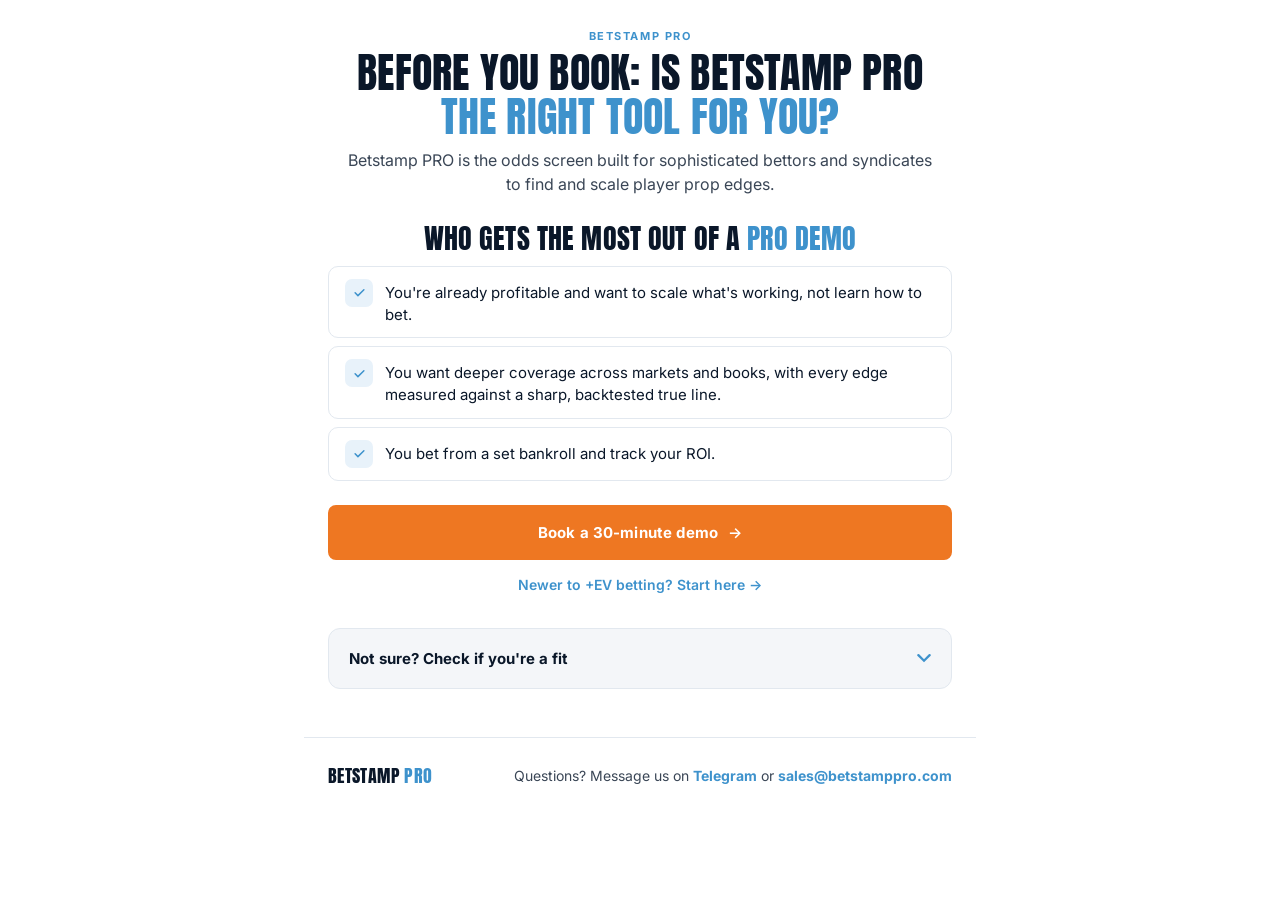
<file: pro-fit.html>
<!DOCTYPE html>
<html lang="en">
<head>
<meta charset="UTF-8">
<meta name="viewport" content="width=device-width, initial-scale=1.0">
<meta name="robots" content="noindex,nofollow">
<title>Is Betstamp PRO Right for You?</title>
<link rel="preconnect" href="https://fonts.googleapis.com">
<link rel="preconnect" href="https://fonts.gstatic.com" crossorigin>
<link href="https://fonts.googleapis.com/css2?family=Anton&family=Inter:wght@400;500;600;700;800&display=swap" rel="stylesheet">
<link rel="stylesheet" href="/funnel.css">
<style>
  section { margin-top: 22px; }
  @media (min-width: 640px) { section { margin-top: 28px; } }
  h2 {
    font-family: "Anton", "Inter", sans-serif; font-weight: 400;
    font-size: clamp(22px, 3.4vw, 28px); line-height: 1.05; letter-spacing: .005em;
    color: var(--navy); text-transform: uppercase; margin-bottom: 12px;
  }

  .checklist { list-style: none; display: grid; gap: 8px; text-align: left; }
  .checklist li {
    background: var(--bg); border: 1px solid var(--border); border-radius: 10px;
    padding: 10px 12px; display: flex; gap: 10px; align-items: flex-start;
    font-size: 14px; color: var(--navy); line-height: 1.45;
  }
  @media (min-width: 640px) { .checklist li { padding: 12px 16px; gap: 12px; font-size: 15px; } }
  .check {
    flex: 0 0 auto; width: 24px; height: 24px; border-radius: 6px;
    background: var(--blue-soft); color: var(--blue);
    display: flex; align-items: center; justify-content: center;
  }
  @media (min-width: 640px) { .check { width: 28px; height: 28px; border-radius: 7px; } }
  .check svg { width: 15px; height: 15px; }
  .checklist li span:last-child { padding-top: 1px; }
  @media (min-width: 640px) { .checklist li span:last-child { padding-top: 3px; } }

  .cta { margin-top: 20px; display: grid; gap: 8px; }
  @media (min-width: 640px) { .cta { margin-top: 24px; } }
  .self-link { margin-top: 6px; font-size: 14px; }

  .fitcheck {
    margin-top: 32px; text-align: left;
    background: var(--bg-soft); border: 1px solid var(--border); border-radius: 12px;
  }
  .fitcheck summary {
    list-style: none; cursor: pointer;
    display: flex; align-items: center; justify-content: space-between; gap: 12px;
    padding: 18px 20px; color: var(--navy); font-weight: 700; font-size: 15px;
    border-radius: 12px;
  }
  .fitcheck summary::-webkit-details-marker { display: none; }
  .fitcheck summary:focus-visible { outline: 3px solid var(--blue); outline-offset: 2px; }
  .fitcheck summary .chev { transition: transform .2s; color: var(--blue); flex: none; }
  .fitcheck[open] summary .chev { transform: rotate(180deg); }
  .fitcheck-body { padding: 2px 20px 22px; display: grid; gap: 22px; }

  .q { display: grid; gap: 10px; border: 0; }
  .q-label { color: var(--navy); font-weight: 700; font-size: 14px; }
  .select {
    appearance: none; -webkit-appearance: none;
    width: 100%; min-height: 48px; padding: 12px 40px 12px 14px;
    font-family: inherit; font-size: 16px; color: var(--navy);
    background: var(--bg) url("data:image/svg+xml,%3Csvg xmlns='http://www.w3.org/2000/svg' width='12' height='8' viewBox='0 0 12 8'%3E%3Cpath d='M1 1l5 5 5-5' stroke='%233E92CC' stroke-width='2' fill='none' stroke-linecap='round'/%3E%3C/svg%3E") no-repeat right 14px center;
    border: 1px solid var(--border); border-radius: 8px;
  }
  .select:focus { outline: none; border-color: var(--blue); box-shadow: 0 0 0 3px rgba(62,146,204,.2); }

  .pills { display: flex; flex-wrap: wrap; gap: 8px; }
  .pill { position: relative; }
  .pill input { position: absolute; opacity: 0; inset: 0; cursor: pointer; }
  .pill span {
    display: inline-flex; align-items: center; min-height: 44px; padding: 10px 14px;
    border: 1px solid var(--border); border-radius: 8px;
    font-size: 14px; font-weight: 500; color: var(--slate); background: var(--bg);
    transition: all .15s ease;
  }
  .pill input:hover + span { border-color: var(--blue); }
  .pill input:checked + span { border-color: var(--blue); background: var(--blue-soft); color: var(--blue-dark); font-weight: 700; }
  .pill input:focus-visible + span { outline: 3px solid var(--blue); outline-offset: 2px; }

  .btn-check { background: var(--blue); border-color: var(--blue); color: #fff; }
  .btn-check:hover { background: var(--blue-dark); border-color: var(--blue-dark); }
  .btn-check:disabled { opacity: .4; cursor: not-allowed; }
  .btn-check:disabled:hover { background: var(--blue); border-color: var(--blue); }

  .result {
    display: none; scroll-margin-bottom: 24px;
    border-radius: 10px; padding: 16px;
    border: 1px solid var(--border); background: var(--bg);
  }
  .result.show { display: grid; gap: 14px; }
  .result.fit { border-color: var(--blue); background: var(--blue-soft); }
  .result-msg { display: flex; gap: 10px; align-items: flex-start; font-size: 15px; font-weight: 600; color: var(--navy); }
  .result.fit .result-msg { color: var(--blue-dark); }
  .result-msg svg { flex: none; width: 20px; height: 20px; margin-top: 1px; color: var(--blue); }
  .result-alt { text-align: center; font-size: 14px; }
</style>
</head>
<body>
  <main class="container">
    <div class="eyebrow">Betstamp PRO</div>
    <h1>Before you book: is Betstamp PRO <em>the right tool for you?</em></h1>
    <p class="intro">Betstamp PRO is the odds screen built for sophisticated bettors and syndicates to find and scale player prop edges.</p>

    <section aria-labelledby="who-heading">
      <h2 id="who-heading">Who gets the most out of a <em>PRO demo</em></h2>
      <ul class="checklist">
        <li>
          <span class="check" aria-hidden="true"><svg viewBox="0 0 24 24" fill="none" stroke="currentColor" stroke-width="2.4" stroke-linecap="round" stroke-linejoin="round"><path d="M5 12.5l4.5 4.5L19 7.5"/></svg></span>
          <span>You're already profitable and want to scale what's working, not learn how to bet.</span>
        </li>
        <li>
          <span class="check" aria-hidden="true"><svg viewBox="0 0 24 24" fill="none" stroke="currentColor" stroke-width="2.4" stroke-linecap="round" stroke-linejoin="round"><path d="M5 12.5l4.5 4.5L19 7.5"/></svg></span>
          <span>You want deeper coverage across markets and books, with every edge measured against a sharp, backtested true line.</span>
        </li>
        <li>
          <span class="check" aria-hidden="true"><svg viewBox="0 0 24 24" fill="none" stroke="currentColor" stroke-width="2.4" stroke-linecap="round" stroke-linejoin="round"><path d="M5 12.5l4.5 4.5L19 7.5"/></svg></span>
          <span>You bet from a set bankroll and track your ROI.</span>
        </li>
      </ul>
    </section>

    <div class="cta" id="cta">
      <a class="btn btn-primary" id="btn-book" href="/book-demo">Book a 30-minute demo</a>
      <p class="self-link"><a class="text-link" id="link-self" href="#">Newer to +EV betting? Start here →</a></p>
    </div>

    <details class="fitcheck" id="fitcheck">
      <summary>
        <span>Not sure? Check if you're a fit</span>
        <svg class="chev" width="14" height="9" viewBox="0 0 12 8" aria-hidden="true"><path d="M1 1l5 5 5-5" stroke="currentColor" stroke-width="2" fill="none" stroke-linecap="round"/></svg>
      </summary>
      <form class="fitcheck-body" id="fit-form" novalidate>
        <div id="fit-questions" style="display:grid;gap:22px"></div>
        <button type="submit" class="btn btn-check" id="btn-check" disabled>Check my fit</button>
        <div class="result" id="result" role="status" aria-live="polite"></div>
      </form>
    </details>
  </main>

  <footer>
    <span class="wordmark">Betstamp <em>PRO</em></span>
    <span class="contact">Questions? Message us on <a class="tg" id="tg-link" href="#" target="_blank" rel="noopener">Telegram</a> or <a class="tg" id="email-link" href="mailto:sales@betstamppro.com">sales@betstamppro.com</a></span>
  </footer>

<script src="/funnel.config.js"></script>
<script src="/funnel.js"></script>
<script src="/pro-fit.config.js"></script>
<script>
(function () {
  var F = window.Funnel;
  var C = window.PRO_FIT_CONFIG;
  var reduceMotion = window.matchMedia && window.matchMedia("(prefers-reduced-motion: reduce)").matches;

  F.bindLink(document.getElementById("btn-book"), "click_book", F.bookHref());
  F.bindLink(document.getElementById("link-self"), "click_self_serve", F.selfServeHref());

  var result = document.getElementById("result");
  var checkIcon = '<svg viewBox="0 0 20 20" fill="none" aria-hidden="true"><circle cx="10" cy="10" r="9" stroke="currentColor" stroke-width="2"/><path d="M6 10.5l2.5 2.5L14 7.5" stroke="currentColor" stroke-width="2" stroke-linecap="round" stroke-linejoin="round"/></svg>';
  var infoIcon = '<svg viewBox="0 0 20 20" fill="none" aria-hidden="true"><circle cx="10" cy="10" r="9" stroke="currentColor" stroke-width="2"/><path d="M10 9v5M10 6.2v.1" stroke="currentColor" stroke-width="2" stroke-linecap="round"/></svg>';

  function makeLink(className, label, event, href) {
    var a = document.createElement("a");
    a.className = className;
    a.textContent = label;
    F.bindLink(a, event, href);
    return a;
  }

  function showResult(fit) {
    var R = C.RESULT_COPY;
    result.className = "result show " + (fit ? "fit" : "not-fit");
    result.innerHTML = '<div class="result-msg">' + (fit ? checkIcon : infoIcon) + "<span></span></div>";
    result.querySelector(".result-msg span").textContent = fit ? R.fit : R.not_fit;
    if (fit) {
      result.appendChild(makeLink("btn btn-primary", R.fit_cta, "click_book", F.bookHref()));
    } else {
      result.appendChild(makeLink("btn btn-primary", R.not_fit_cta, "click_self_serve", F.selfServeHref()));
      var alt = document.createElement("p");
      alt.className = "result-alt";
      alt.appendChild(makeLink("text-link", R.not_fit_book, "click_book", F.bookHref()));
      result.appendChild(alt);
    }
    result.scrollIntoView({ behavior: reduceMotion ? "auto" : "smooth", block: "nearest" });
  }

  function optionFor(key, value) {
    var opts = C.FIT_QUESTIONS[key].options;
    for (var i = 0; i < opts.length; i++) if (opts[i].value === value) return opts[i];
    return null;
  }

  function scoreFit(a) {
    var r = C.FIT_RULES;
    var bankroll = optionFor("bankroll", a.bankroll);
    var stakes = bankroll && bankroll.min >= r.minBankroll;
    var record = r.toolUseFit.indexOf(a.tool_use) !== -1 || r.upOverallFit.indexOf(a.up_overall) !== -1;
    return !!(stakes && record);
  }

  var fitcheck = document.getElementById("fitcheck");
  if (!C.FIT_RULES.enabled) {
    fitcheck.remove();
  } else {
    var form = document.getElementById("fit-form");
    var questions = document.getElementById("fit-questions");
    var btnCheck = document.getElementById("btn-check");
    var keys = Object.keys(C.FIT_QUESTIONS);

    keys.forEach(function (key) {
      var q = C.FIT_QUESTIONS[key];
      var id = "q-" + key;
      if (q.type === "select") {
        var wrap = document.createElement("div");
        wrap.className = "q";
        var label = document.createElement("label");
        label.className = "q-label";
        label.htmlFor = id;
        label.textContent = q.label;
        var select = document.createElement("select");
        select.className = "select";
        select.id = id;
        select.name = key;
        var ph = document.createElement("option");
        ph.value = "";
        ph.textContent = "Select one";
        ph.disabled = true;
        ph.selected = true;
        select.appendChild(ph);
        q.options.forEach(function (o) {
          var opt = document.createElement("option");
          opt.value = o.value;
          opt.textContent = o.label;
          select.appendChild(opt);
        });
        wrap.appendChild(label);
        wrap.appendChild(select);
        questions.appendChild(wrap);
      } else {
        var fs = document.createElement("fieldset");
        fs.className = "q";
        var legend = document.createElement("legend");
        legend.className = "q-label";
        legend.textContent = q.label;
        legend.style.marginBottom = "10px";
        var pills = document.createElement("div");
        pills.className = "pills";
        q.options.forEach(function (o) {
          var lab = document.createElement("label");
          lab.className = "pill";
          var input = document.createElement("input");
          input.type = "radio";
          input.name = key;
          input.value = o.value;
          var span = document.createElement("span");
          span.textContent = o.label;
          lab.appendChild(input);
          lab.appendChild(span);
          pills.appendChild(lab);
        });
        fs.appendChild(legend);
        fs.appendChild(pills);
        questions.appendChild(fs);
      }
    });

    function readAnswers() {
      var data = new FormData(form);
      var a = {};
      keys.forEach(function (k) { a[k] = data.get(k) || ""; });
      return a;
    }

    form.addEventListener("change", function () {
      var a = readAnswers();
      btnCheck.disabled = keys.some(function (k) { return !a[k]; });
    });

    form.addEventListener("submit", function (e) {
      e.preventDefault();
      var a = readAnswers();
      if (keys.some(function (k) { return !a[k]; })) return;
      var fit = scoreFit(a);
      F.set("fit_result", fit ? "fit" : "not_fit");
      F.track("fitcheck_submit", {
        fit_bankroll: a.bankroll,
        fit_tool_use: a.tool_use,
        fit_up_overall: a.up_overall
      });
      showResult(fit);
    });

    var opened = false;
    fitcheck.addEventListener("toggle", function () {
      if (fitcheck.open && !opened) {
        opened = true;
        F.track("fitcheck_open");
      }
    });
  }

  F.init(C.PAGE);
})();
</script>
</body>
</html>
</file>
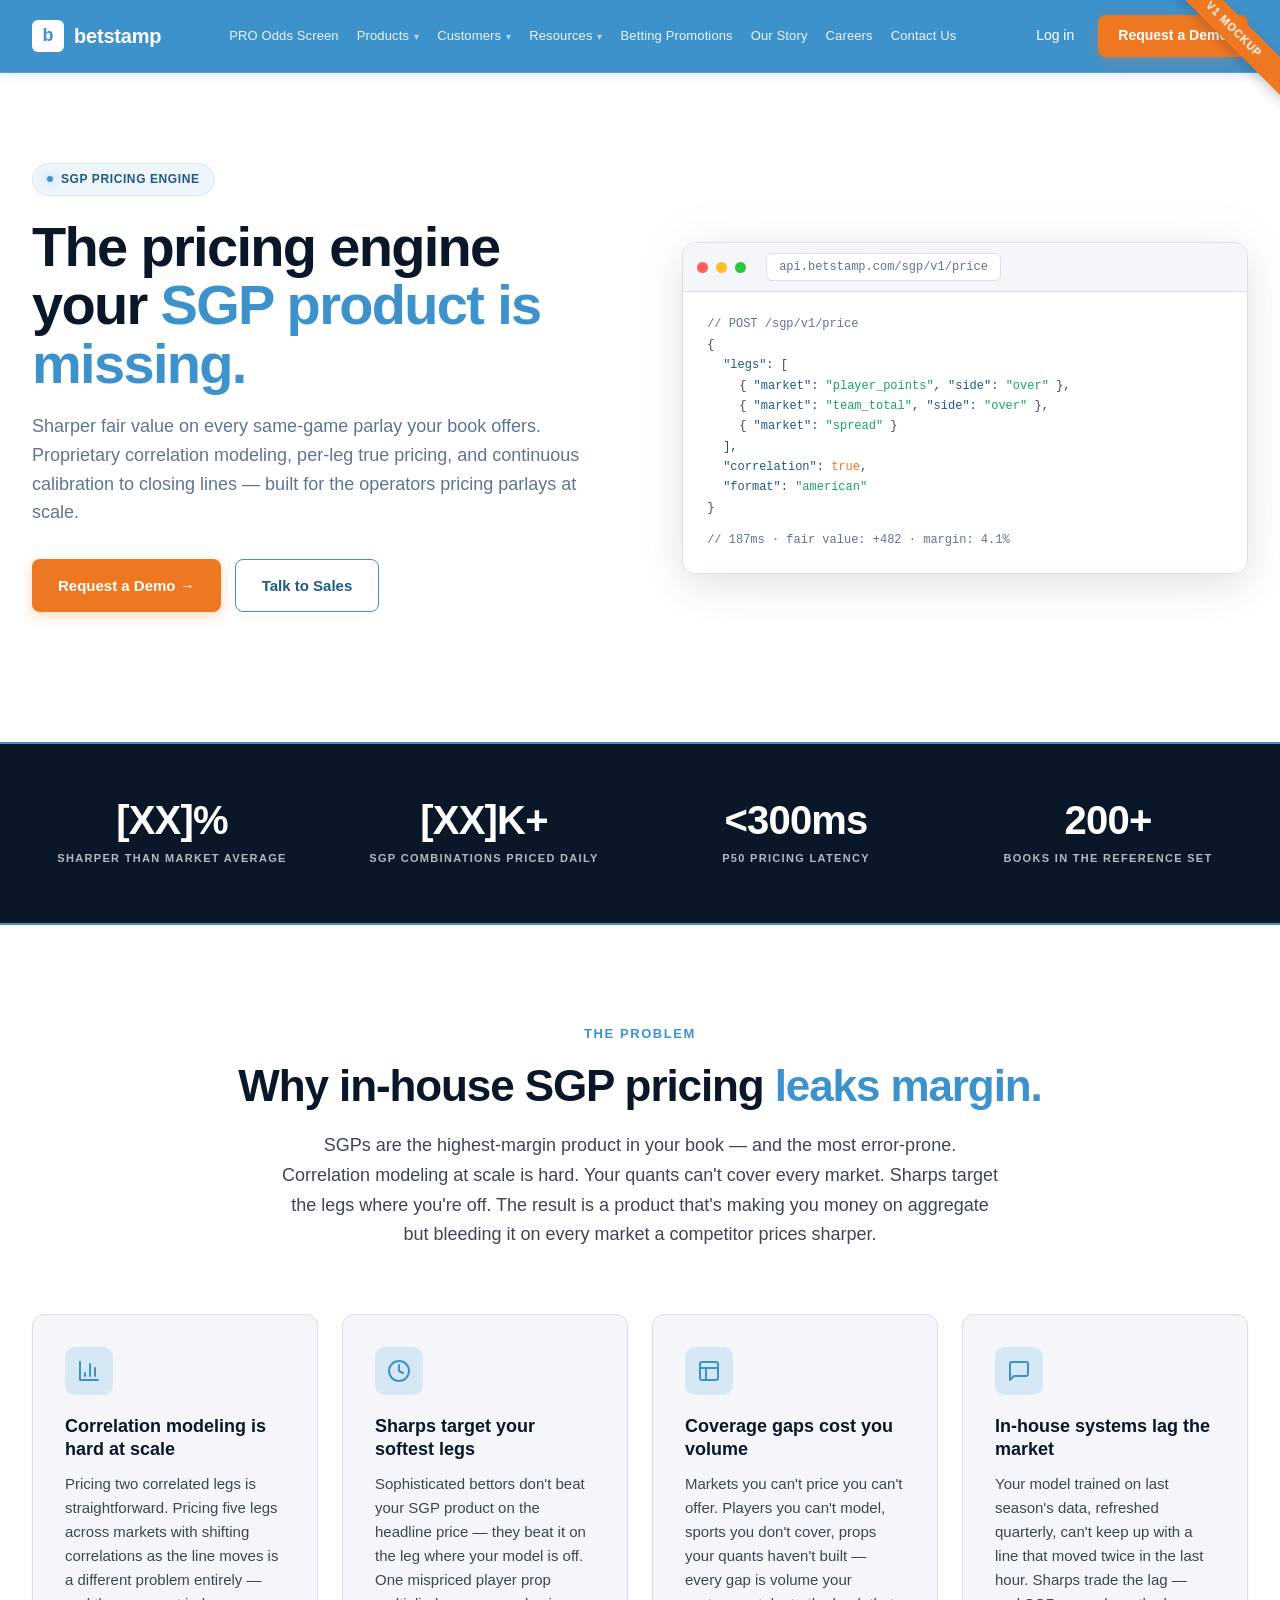
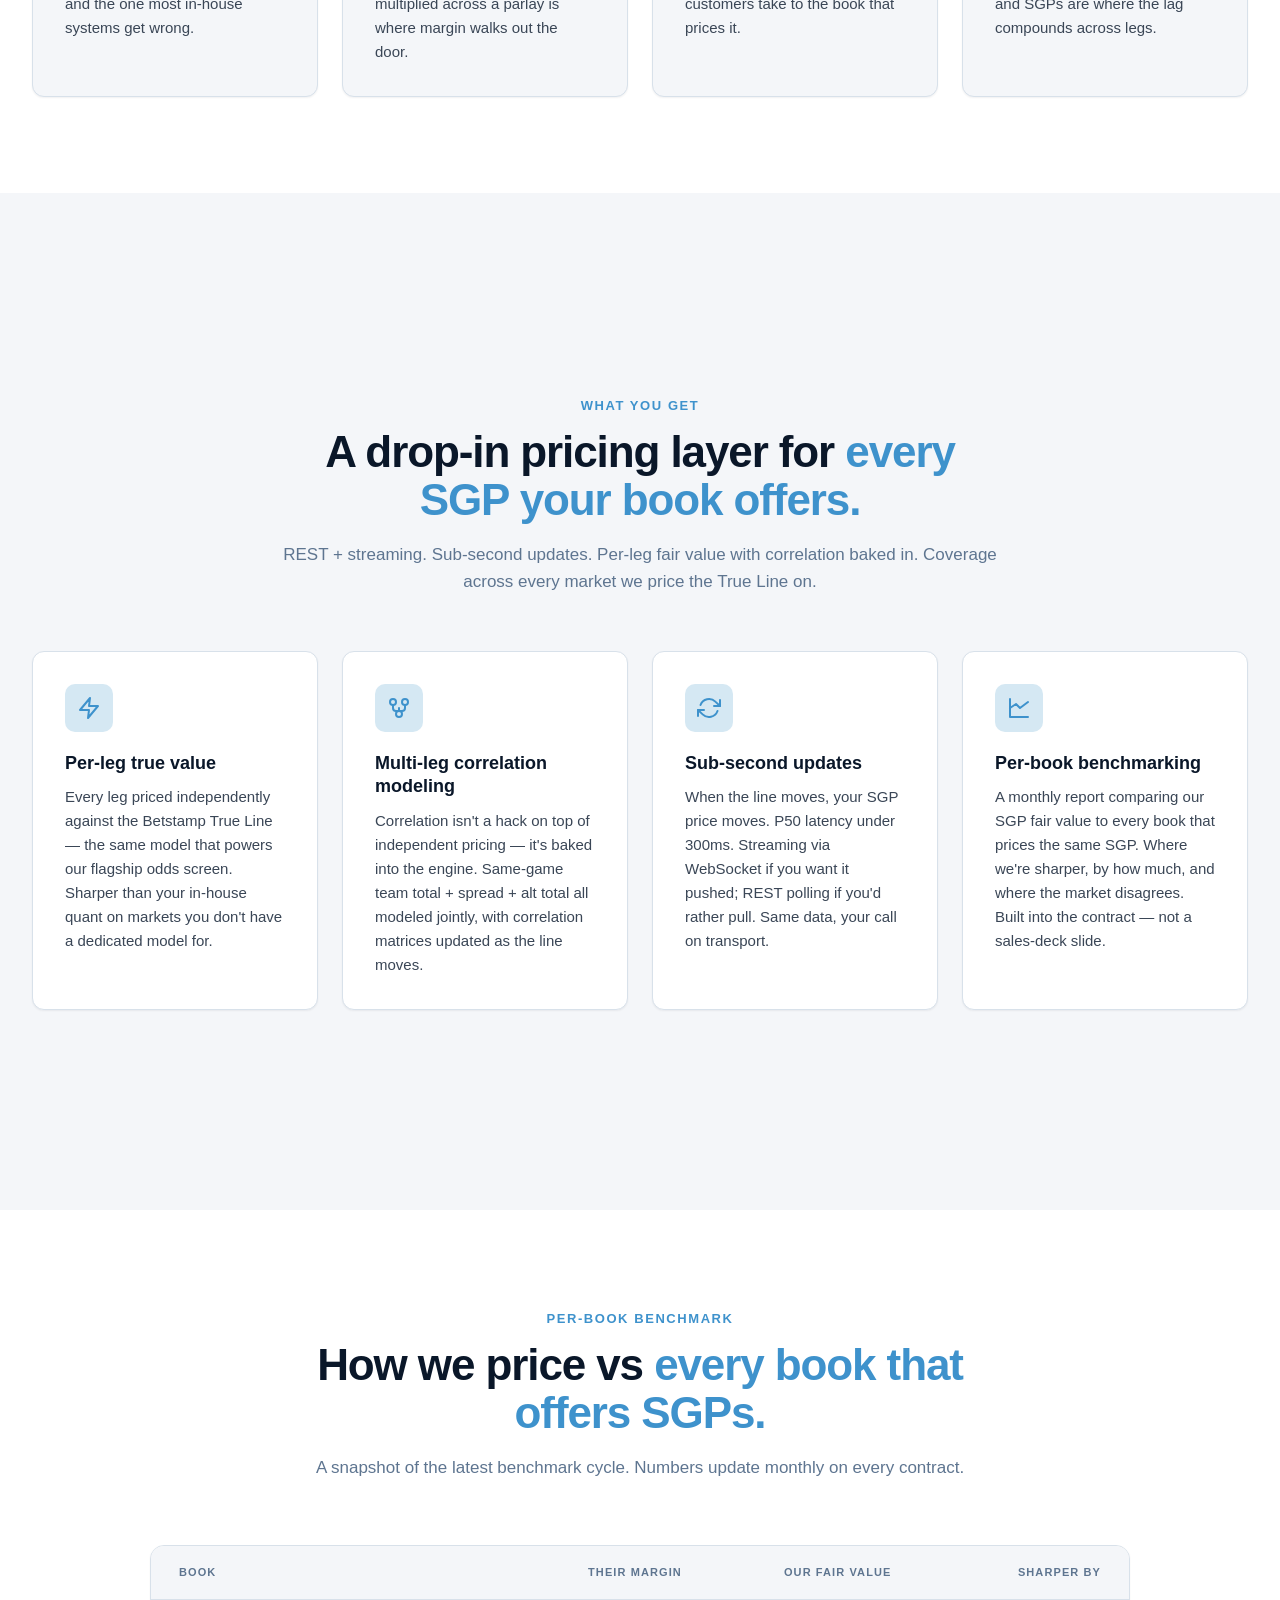
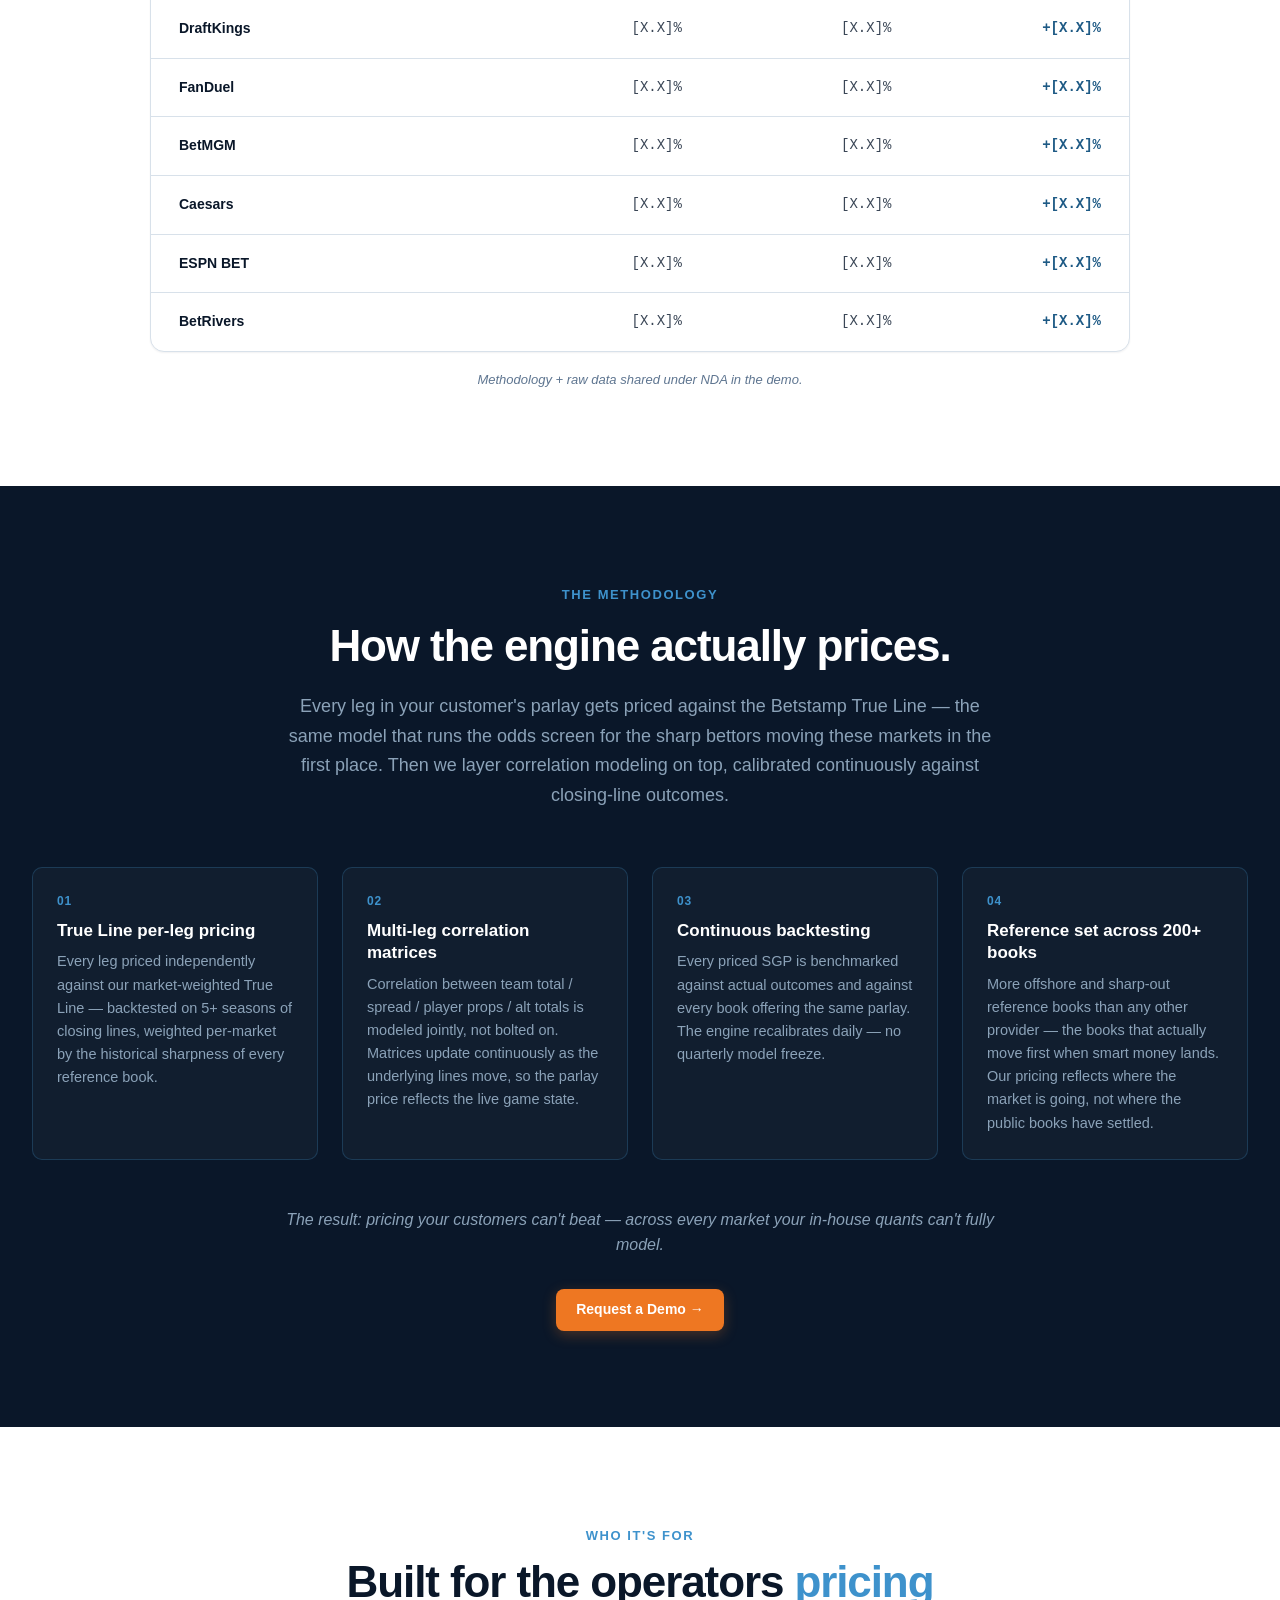
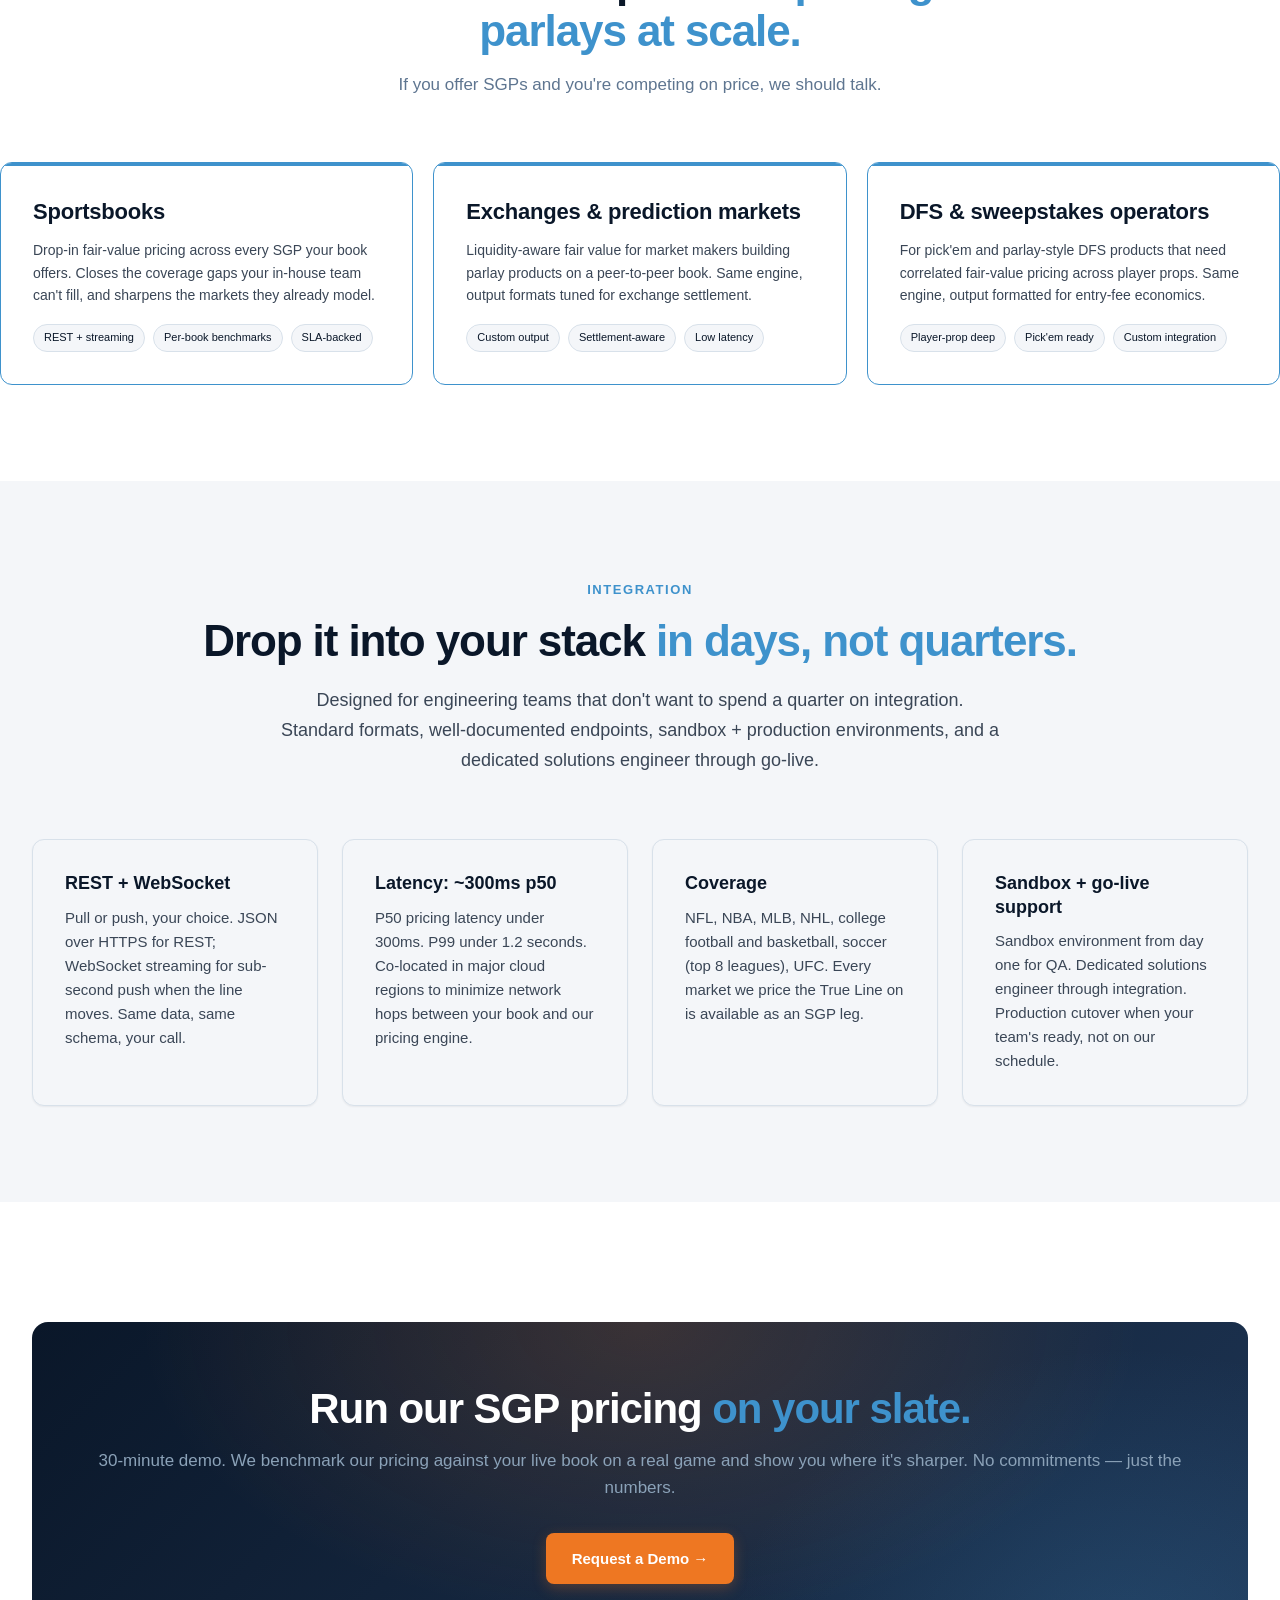
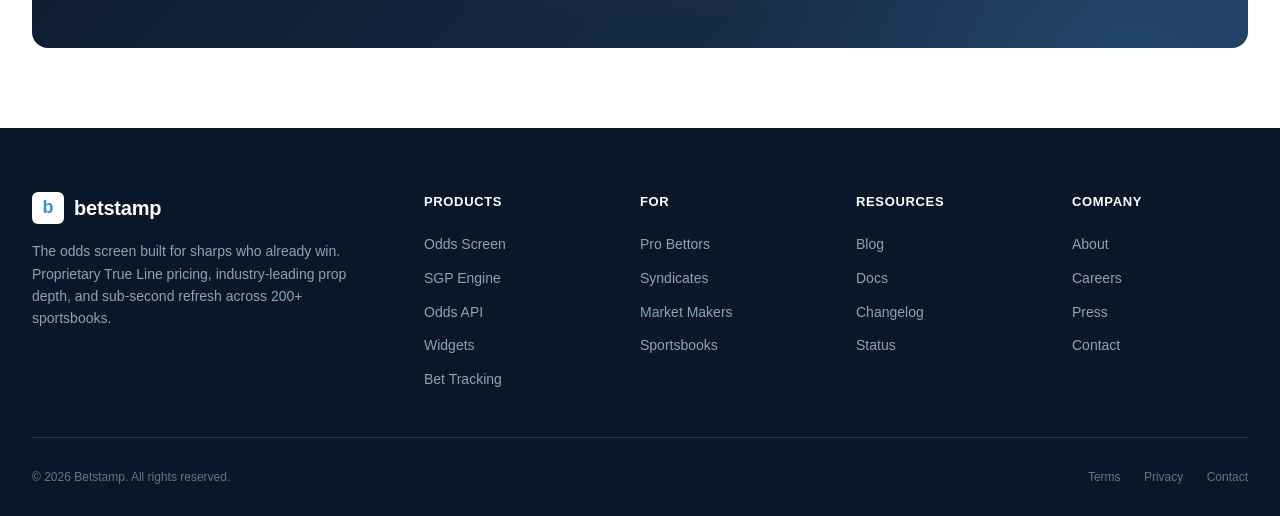
<file: sgp.html>
<!DOCTYPE html>
<html lang="en">
<head>
<meta charset="UTF-8">
<meta name="viewport" content="width=device-width, initial-scale=1.0">
<meta name="robots" content="noindex,nofollow">
<title>SGP Pricing Engine | Betstamp</title>
<style>
  :root {
    /* Light-first palette — canvas is white, blue is signature, navy is accent, orange is action */
    --bg: #FFFFFF;
    --bg-soft: #FAFBFC;
    --surface: #F4F6F9;          /* pale gray cards */
    --surface-2: #E9EEF4;
    --divider: #D8E1EA;
    --divider-strong: #C2D0DE;
    --blue: #3E92CC;              /* Betstamp brand blue — signature */
    --blue-dark: #2B76AA;
    --blue-deep: #1E5A85;
    --blue-pale: #D5E8F3;         /* matches product row highlight */
    --blue-palest: #EEF5FB;
    --navy: #0A1729;              /* tertiary accent — text, dark moments */
    --navy-soft: #1E3554;
    --orange: #EE7722;
    --orange-hover: #F18A3D;
    --orange-pale: #FAE0B5;
    --text: #0A1729;              /* primary text = navy */
    --text-body: #3A4656;         /* body copy */
    --muted: #5E7590;
    --muted-2: #8BA2B8;
    --green: #17A364;
    --white: #FFFFFF;
    --shadow-sm: 0 1px 2px rgba(10,23,41,0.06);
    --shadow: 0 4px 14px rgba(10,23,41,0.08);
    --shadow-lg: 0 12px 40px rgba(10,23,41,0.10);
    --shadow-blue: 0 10px 30px rgba(62,146,204,0.15);
    --radius: 10px;
  }

  * { box-sizing: border-box; margin: 0; padding: 0; }
  html { scroll-behavior: smooth; }
  body {
    background: var(--bg);
    color: var(--text-body);
    font-family: -apple-system, BlinkMacSystemFont, "Inter", "Segoe UI", Helvetica, Arial, sans-serif;
    line-height: 1.55;
    font-size: 16px;
    -webkit-font-smoothing: antialiased;
  }

  .container { max-width: 1280px; margin: 0 auto; padding-left: 32px; padding-right: 32px; }

  /* ---------- NAV ---------- */
  .nav {
    position: sticky; top: 0; z-index: 100;
    background: var(--blue);
    border-bottom: 1px solid rgba(255,255,255,0.12);
    box-shadow: 0 2px 10px rgba(30,90,133,0.15);
  }
  .nav-inner {
    display: flex; align-items: center; justify-content: space-between;
    height: 72px;
  }
  .logo {
    display: flex; align-items: center; gap: 10px;
    font-weight: 700; font-size: 20px; color: var(--white);
    letter-spacing: -0.01em; text-decoration: none;
  }
  .logo-mark {
    width: 32px; height: 32px; border-radius: 6px;
    background: var(--white);
    display: flex; align-items: center; justify-content: center;
    color: var(--blue); font-weight: 800; font-size: 18px;
  }
  .nav-links { display: flex; gap: 18px; align-items: center; }
  .nav-links a, .nav-links .nav-trigger {
    color: rgba(255,255,255,0.9); text-decoration: none; font-size: 13px;
    font-weight: 500; transition: color .2s;
    background: none; border: none; padding: 0;
    font-family: inherit; cursor: pointer; white-space: nowrap;
    letter-spacing: 0.01em;
  }
  .nav-links a:hover, .nav-links .nav-trigger:hover { color: var(--white); }
  .nav-trigger::after {
    content: " ▾"; color: rgba(255,255,255,0.65); font-size: 10px;
    margin-left: 2px;
  }
  /* dropdown menu */
  .nav-item { position: relative; display: inline-flex; align-items: center; }
  .nav-dropdown-menu {
    position: absolute; top: calc(100% + 14px); left: -14px;
    background: var(--white);
    border: 1px solid var(--divider);
    border-radius: 12px;
    padding: 8px;
    min-width: 260px;
    box-shadow: 0 16px 40px rgba(10,23,41,0.20);
    opacity: 0; visibility: hidden;
    transform: translateY(6px);
    transition: opacity .18s, transform .18s, visibility .18s;
    z-index: 110;
  }
  .nav-dropdown-menu::before {
    content: "";
    position: absolute; top: -8px; left: 28px;
    width: 0; height: 0;
    border-left: 8px solid transparent;
    border-right: 8px solid transparent;
    border-bottom: 8px solid var(--white);
  }
  .nav-item:hover .nav-dropdown-menu,
  .nav-item:focus-within .nav-dropdown-menu {
    opacity: 1; visibility: visible; transform: translateY(0);
  }
  .nav-dropdown-menu a {
    display: block;
    padding: 10px 14px;
    color: var(--navy) !important;
    font-size: 13.5px; font-weight: 500;
    border-radius: 6px;
    transition: background .15s, color .15s;
    white-space: nowrap;
  }
  .nav-dropdown-menu a:hover {
    background: var(--blue-palest);
    color: var(--blue-deep) !important;
  }
  /* invisible hover bridge so the menu doesn't close mid-jump */
  .nav-item::after {
    content: "";
    position: absolute; top: 100%; left: 0; right: 0;
    height: 14px;
  }
  .nav-cta {
    display: flex; gap: 12px; align-items: center;
  }
  .btn {
    display: inline-flex; align-items: center; justify-content: center;
    padding: 10px 20px; border-radius: 8px;
    font-weight: 600; font-size: 14px;
    cursor: pointer; text-decoration: none;
    transition: all .2s; border: none;
    white-space: nowrap;
  }
  .btn-primary {
    background: var(--orange); color: var(--white);
    box-shadow: 0 4px 14px rgba(238,119,34,0.28);
  }
  .btn-primary:hover { background: var(--orange-hover); transform: translateY(-1px); }
  .btn-secondary {
    background: var(--blue); color: var(--white);
    box-shadow: 0 4px 14px rgba(62,146,204,0.25);
  }
  .btn-secondary:hover { background: var(--blue-dark); transform: translateY(-1px); }
  .btn-ghost {
    background: transparent; color: var(--blue-deep);
    border: 1.5px solid var(--blue);
  }
  .btn-ghost:hover { background: var(--blue-palest); }
  .btn-login {
    background: transparent; color: var(--white); font-weight: 500;
    padding: 8px 12px;
  }
  .btn-login:hover { color: var(--white); opacity: 0.85; }

  /* ---------- HERO WRAP ---------- */
  .hero-wrap {
    background: var(--bg);
    position: relative;
  }

  /* ---------- ZOOM HERO (scroll-expansion) ---------- */
  .zoom-hero {
    position: relative;
    height: 240vh;
    background:
      radial-gradient(ellipse 900px 500px at 85% 0%, rgba(62,146,204,0.08), transparent 60%),
      radial-gradient(ellipse 600px 400px at 0% 100%, rgba(238,119,34,0.04), transparent 60%),
      var(--bg);
  }
  .zoom-hero-sticky {
    position: sticky; top: 0;
    height: 100vh;
    display: flex; flex-direction: column;
    align-items: center; justify-content: flex-start;
    overflow: hidden;
    padding-top: 24px;
  }
  .zoom-text {
    text-align: center;
    max-width: 1100px;
    padding: 0 32px;
    position: relative;
    z-index: 3;
    will-change: opacity, transform;
    flex-shrink: 0;
  }
  .zoom-text .eyebrow { margin-bottom: 16px; }
  .zoom-text h1 {
    font-size: clamp(32px, 4.2vw, 52px);
    line-height: 1.05;
    margin: 0 0 14px;
  }
  .zoom-text h1 .nowrap { white-space: nowrap; }
  @media (max-width: 760px) {
    .zoom-text h1 .nowrap { white-space: normal; }
  }
  .zoom-text .hero-sub {
    font-size: 15px;
    max-width: 560px;
    margin: 0 auto 20px;
  }
  .zoom-text .hero-ctas {
    justify-content: center;
    margin-bottom: 18px;
  }
  .scroll-cue {
    display: inline-flex; align-items: center; gap: 10px;
    font-size: 11px; color: var(--muted);
    text-transform: uppercase; letter-spacing: 0.16em;
    font-weight: 700;
  }
  .scroll-cue-arrow {
    display: inline-block;
    animation: scroll-cue-bounce 1.8s ease-in-out infinite;
    color: var(--blue); font-size: 14px;
  }
  @keyframes scroll-cue-bounce {
    0%, 100% { transform: translateY(0); opacity: 0.5; }
    50% { transform: translateY(5px); opacity: 1; }
  }
  .zoom-media {
    position: relative;
    margin-top: 24px;
    width: clamp(380px, 44vw, 680px);
    aspect-ratio: 16 / 9;
    border-radius: 14px;
    overflow: hidden;
    background: var(--bg);
    box-shadow:
      0 30px 60px rgba(10,23,41,0.22),
      0 0 0 1px rgba(62,146,204,0.35),
      0 0 80px rgba(62,146,204,0.18);
    transform: scale(1);
    transform-origin: center center;
    will-change: transform;
    z-index: 2;
    flex-shrink: 0;
  }
  .zoom-media-chrome {
    background: var(--surface);
    border-bottom: 1px solid var(--divider);
    padding: 10px 14px;
    display: flex; align-items: center; gap: 8px;
    height: 38px;
    flex-shrink: 0;
  }
  .zoom-media-img {
    width: 100%;
    height: calc(100% - 38px);
    overflow: hidden;
    background: var(--bg);
  }
  .zoom-media-img img {
    width: 100%; height: 100%;
    object-fit: cover;
    object-position: top left;
    display: block;
  }
  .zoom-media-fallback {
    width: 100%; height: 100%;
    display: flex; align-items: center; justify-content: center;
    color: var(--muted); font-size: 13px; text-align: center;
    padding: 20px; background: var(--surface);
  }
  .zoom-hero.fully-expanded .zoom-media {
    border-radius: 0;
    box-shadow: none;
  }

  @media (prefers-reduced-motion: reduce) {
    .zoom-hero { height: auto; }
    .zoom-hero-sticky { position: static; height: auto; padding: 80px 32px 60px; }
    .zoom-media { position: static; transform: none; margin: 40px auto 0; }
    .scroll-cue { display: none; }
  }

  /* ---------- HERO (legacy — kept for CSS reuse) ---------- */
  .hero {
    padding: 80px 0 100px;
    position: relative;
    overflow: hidden;
    background:
      radial-gradient(ellipse 900px 500px at 85% 0%, rgba(62,146,204,0.08), transparent 60%),
      radial-gradient(ellipse 600px 400px at 0% 100%, rgba(238,119,34,0.04), transparent 60%),
      var(--bg);
  }
  .hero-grid {
    display: grid;
    grid-template-columns: 1.1fr 1fr;
    gap: 56px;
    align-items: center;
    position: relative;
  }
  .eyebrow {
    display: inline-flex; align-items: center; gap: 8px;
    background: var(--blue-palest);
    border: 1px solid var(--blue-pale);
    color: var(--blue-deep);
    padding: 6px 14px; border-radius: 100px;
    font-size: 12px; font-weight: 600; letter-spacing: 0.05em;
    text-transform: uppercase;
  }
  .eyebrow-dot {
    width: 6px; height: 6px; border-radius: 50%;
    background: var(--blue);
    box-shadow: 0 0 8px rgba(62,146,204,0.5);
  }
  h1 {
    font-size: 60px; font-weight: 800; line-height: 1.05;
    letter-spacing: -0.03em; margin: 20px 0 20px;
    color: var(--navy);
  }
  h1 .accent { color: var(--blue); }
  .hero-sub {
    font-size: 18px; color: var(--muted);
    margin-bottom: 32px; max-width: 540px; line-height: 1.6;
  }
  .hero-ctas { display: flex; gap: 14px; margin-bottom: 40px; }
  .btn-lg { padding: 14px 26px; font-size: 15px; }

  .hero-visual {
    background: var(--bg);
    border: 1px solid var(--divider);
    border-radius: 14px;
    box-shadow: var(--shadow-lg), 0 0 60px rgba(62,146,204,0.06);
    overflow: hidden;
    position: relative;
  }
  .window-chrome {
    background: var(--surface);
    border-bottom: 1px solid var(--divider);
    padding: 10px 14px;
    display: flex; align-items: center; gap: 8px;
  }
  .window-dot {
    width: 11px; height: 11px; border-radius: 50%;
  }
  .window-dot:nth-child(1) { background: #FF5F56; }
  .window-dot:nth-child(2) { background: #FFBD2E; }
  .window-dot:nth-child(3) { background: #27C93F; }
  .window-url {
    margin-left: 12px;
    background: var(--bg); border: 1px solid var(--divider);
    padding: 4px 12px; border-radius: 6px;
    font-size: 12px; color: var(--muted);
    font-family: "SF Mono", Monaco, monospace;
  }

  /* Fake odds screen — matches actual product aesthetic (light, blue column highlights) */
  .odds-screen {
    padding: 14px; font-size: 12px; background: var(--bg);
  }
  .odds-tabs {
    display: flex; gap: 6px; margin-bottom: 12px;
    padding-bottom: 12px; border-bottom: 1px solid var(--divider);
  }
  .odds-tab {
    padding: 6px 12px; border-radius: 6px; font-size: 11px; font-weight: 600;
    background: var(--bg); color: var(--muted); cursor: pointer;
    border: 1px solid var(--divider);
  }
  .odds-tab.active {
    background: var(--navy); color: var(--white);
    border-color: var(--navy);
  }
  .odds-row {
    display: grid;
    grid-template-columns: 2fr repeat(5, 1fr);
    gap: 2px;
    padding: 10px 8px;
    font-size: 12px; align-items: center;
    border-bottom: 1px solid var(--divider);
  }
  .odds-row.header {
    background: var(--surface);
    color: var(--muted); font-size: 10px;
    letter-spacing: 0.08em; text-transform: uppercase;
    border-radius: 4px; padding: 8px;
    border: none; font-weight: 700;
    margin-bottom: 4px;
  }
  .odds-row.header .true { color: var(--blue-deep); }
  .odds-team {
    font-weight: 600; color: var(--navy);
    display: flex; align-items: center; gap: 6px;
    padding-left: 4px;
  }
  .team-logo {
    width: 18px; height: 18px; border-radius: 50%;
    background: var(--blue-pale);
    color: var(--blue-deep);
    display: flex; align-items: center; justify-content: center;
    font-size: 9px; font-weight: 700;
  }
  .odds-cell {
    text-align: center; padding: 5px 2px; border-radius: 4px;
    color: var(--text); font-family: "SF Mono", Monaco, monospace;
    font-size: 11px;
    display: flex; align-items: center; justify-content: space-between;
    padding: 5px 8px;
  }
  .odds-cell .line { color: var(--muted); font-size: 10px; }
  .odds-cell .price { font-weight: 700; }
  .odds-cell.true-col {
    background: var(--blue-palest);
    border: 1px solid var(--blue-pale);
  }
  .odds-cell.true-col .price { color: var(--blue-deep); }
  .odds-cell.best::after {
    content: "★"; color: var(--orange); font-size: 11px;
    position: absolute;
  }
  .odds-cell.best {
    background: rgba(62,146,204,0.08);
    position: relative;
  }
  .live-bar {
    display: flex; justify-content: space-between; align-items: center;
    padding: 10px 12px; background: var(--surface);
    border-radius: 6px; font-size: 11px;
    margin-top: 10px;
  }
  .live-bar span { color: var(--muted); }
  .live-bar strong { color: var(--blue-deep); }
  .pulse {
    display: inline-block; width: 8px; height: 8px;
    background: var(--green); border-radius: 50%;
    box-shadow: 0 0 0 0 rgba(23,163,100,0.6);
    animation: pulse 1.8s infinite; margin-right: 8px;
  }
  @keyframes pulse {
    0% { box-shadow: 0 0 0 0 rgba(23,163,100,0.5); }
    70% { box-shadow: 0 0 0 10px rgba(23,163,100,0); }
    100% { box-shadow: 0 0 0 0 rgba(23,163,100,0); }
  }

  /* ---------- TRUST BAR ---------- */
  .trust-bg { background: transparent; padding: 0; }
  .trust-bar {
    background: var(--bg);
    border: 1px solid var(--divider);
    border-radius: 14px;
    padding: 28px 32px;
    display: grid;
    grid-template-columns: repeat(4, 1fr);
    gap: 20px;
    margin-bottom: 80px;
    position: relative;
    box-shadow: var(--shadow-sm);
  }
  .trust-bar::before {
    content: ""; position: absolute; top: -1px; left: 50%;
    transform: translateX(-50%);
    width: 80px; height: 3px; background: var(--blue);
    border-radius: 2px;
  }
  .trust-stat { text-align: center; }
  .trust-num {
    font-size: 32px; font-weight: 800; color: var(--blue-deep);
    letter-spacing: -0.01em; line-height: 1;
    margin-bottom: 6px; text-transform: uppercase;
  }
  .trust-label {
    font-size: 11px; color: var(--muted);
    text-transform: uppercase; letter-spacing: 0.1em;
    font-weight: 600;
  }

  /* ---------- LOGO MARQUEE (Odds Feeds) ---------- */
  .logo-marquee {
    background: var(--navy);
    padding: 44px 0 48px;
    position: relative;
    overflow: hidden;
    color: var(--white);
    border-top: 2px solid var(--blue);
    border-bottom: 2px solid var(--blue);
  }
  .logo-marquee-label {
    font-size: 16px; font-weight: 700;
    color: var(--white);
    max-width: 1280px;
    margin: 0 auto 22px;
    padding: 0 32px;
    letter-spacing: -0.01em;
  }
  .logo-marquee-track {
    overflow: hidden;
    position: relative;
    -webkit-mask-image: linear-gradient(to right, transparent 0, #000 6%, #000 94%, transparent 100%);
    mask-image: linear-gradient(to right, transparent 0, #000 6%, #000 94%, transparent 100%);
  }
  .logo-marquee-inner {
    display: flex;
    gap: 14px;
    width: max-content;
    animation: marquee-scroll 42s linear infinite;
  }
  .logo-marquee:hover .logo-marquee-inner {
    animation-play-state: paused;
  }
  @keyframes marquee-scroll {
    from { transform: translateX(0); }
    to { transform: translateX(-50%); }
  }
  .logo-tile {
    width: 88px; height: 88px;
    border-radius: 16px;
    display: flex; align-items: center; justify-content: center;
    flex-direction: column;
    color: var(--white); font-weight: 800;
    flex-shrink: 0;
    letter-spacing: 0.01em;
    box-shadow: 0 4px 14px rgba(0,0,0,0.25);
    font-size: 22px;
  }
  .logo-tile-sub {
    font-size: 9px; font-weight: 700;
    letter-spacing: 0.1em;
    opacity: 0.85;
    text-transform: uppercase;
    margin-top: 3px;
  }

  /* ---------- SECTIONS ---------- */
  section { padding: 120px 0; }
  .section-header { text-align: center; max-width: 720px; margin: 0 auto 64px; }
  .section-eyebrow {
    color: var(--blue); font-size: 13px; font-weight: 700;
    text-transform: uppercase; letter-spacing: 0.12em;
    margin-bottom: 12px; display: inline-block;
  }
  h2 {
    font-size: 44px; font-weight: 800; line-height: 1.1;
    letter-spacing: -0.025em; color: var(--navy);
    margin-bottom: 16px;
  }
  h2 .accent { color: var(--blue); }
  .section-sub {
    font-size: 17px; color: var(--muted); line-height: 1.6;
  }

  /* ---------- DIFFERENTIATORS ---------- */
  .diff-block {
    display: grid; grid-template-columns: 1.15fr 1fr;
    gap: 64px; align-items: center; margin-bottom: 100px;
  }
  .diff-block:nth-child(even) .diff-copy { order: 2; }
  .diff-block:last-child { margin-bottom: 0; }

  .diff-tag {
    display: inline-flex; align-items: center; gap: 8px;
    background: var(--blue-palest);
    color: var(--blue-deep);
    padding: 7px 16px;
    border: 1px solid var(--blue-pale);
    border-radius: 100px; font-size: 11px; font-weight: 600;
    text-transform: uppercase; letter-spacing: 0.14em;
    margin-bottom: 22px;
  }
  .diff-tag::before {
    content: "";
    width: 5px; height: 5px; border-radius: 50%;
    background: var(--blue);
    box-shadow: 0 0 6px rgba(62,146,204,0.6);
  }
  .diff-title {
    font-size: 36px; font-weight: 800; line-height: 1.15;
    color: var(--navy); margin-bottom: 16px;
    letter-spacing: -0.02em;
  }
  .diff-copy p {
    font-size: 16px; color: var(--text-body); margin-bottom: 16px;
    line-height: 1.65;
  }
  .diff-list { margin-top: 28px; border-top: 1px solid var(--divider); }
  .diff-list li {
    display: flex; gap: 12px; align-items: center;
    padding: 14px 0; font-size: 14px; color: var(--text);
    list-style: none; font-weight: 500; line-height: 1.5;
    border-bottom: 1px solid var(--divider);
    white-space: nowrap;
  }
  .diff-list li::before {
    content: "↑";
    flex-shrink: 0;
    width: 20px; height: 20px;
    border-radius: 50%;
    background: var(--blue);
    color: var(--white);
    display: inline-flex; align-items: center; justify-content: center;
    font-size: 11px; font-weight: 800;
    line-height: 1;
    box-shadow: 0 0 10px rgba(62,146,204,0.3);
  }
  .diff-list li strong {
    color: var(--navy);
    font-weight: 700;
  }
  .diff-list li .li-desc {
    color: var(--muted);
    font-weight: 500;
  }
  .diff-cta {
    display: inline-flex; align-items: center;
    margin-top: 28px;
  }

  .diff-visual {
    background: var(--bg);
    border: 1px solid var(--divider);
    border-radius: 12px;
    padding: 28px;
    box-shadow: var(--shadow);
    min-height: 320px;
    display: flex; align-items: center; justify-content: center;
    position: relative;
    overflow: hidden;
  }
  .diff-visual-img {
    padding: 0;
    min-height: 0;
    background: var(--bg);
    overflow: hidden;
    position: relative;
  }
  .diff-visual-img::before { display: none; }
  .diff-visual-img img {
    position: static;
    width: 100%;
    height: auto;
    max-width: none;
    max-height: none;
    display: block;
    border-radius: 0;
    mask-image: none;
    -webkit-mask-image: none;
    left: auto;
    top: auto;
  }
  .diff-visual::before {
    content: ""; position: absolute; inset: 0;
    background: linear-gradient(135deg, var(--blue-palest) 0%, transparent 60%);
    pointer-events: none;
  }

  /* True-line visual */
  .tl-compare { width: 100%; position: relative; z-index: 1; }
  .tl-row {
    display: flex; justify-content: space-between; align-items: center;
    padding: 13px 18px; border-radius: 8px; margin-bottom: 6px;
    font-size: 14px;
  }
  .tl-row.book {
    background: var(--bg);
    color: var(--text-body);
    border: 1px solid var(--divider);
  }
  .tl-row.true-line-row {
    background: linear-gradient(90deg, var(--blue), var(--blue-deep));
    color: var(--white); font-weight: 700;
    box-shadow: var(--shadow-blue);
    position: relative;
  }
  .tl-row.true-line-row::before {
    content: "●"; position: absolute; left: -10px; top: 50%;
    transform: translateY(-50%);
    color: var(--orange); font-size: 22px;
  }
  .tl-num {
    font-family: "SF Mono", Monaco, monospace; font-weight: 700;
  }
  .tl-num.best { color: var(--blue-deep); }

  /* Prop depth visual */
  .prop-cols {
    display: grid; grid-template-columns: repeat(3, 1fr); gap: 10px;
    width: 100%; position: relative; z-index: 1;
  }
  .prop-col { text-align: center; }
  .prop-num {
    font-size: 32px; font-weight: 800; color: var(--blue);
    line-height: 1;
  }
  .prop-lbl {
    font-size: 11px; color: var(--muted); text-transform: uppercase;
    letter-spacing: 0.08em; margin-top: 6px; font-weight: 600;
  }
  .prop-bar-container { margin: 24px 0 0; }
  .prop-bar-row {
    display: flex; align-items: center; gap: 12px; margin-bottom: 10px;
  }
  .prop-bar-name {
    flex-shrink: 0; width: 90px; font-size: 12px; color: var(--text-body);
    font-weight: 600;
  }
  .prop-bar {
    flex: 1; height: 8px; background: var(--surface-2); border-radius: 4px;
    position: relative;
  }
  .prop-bar-fill {
    height: 100%; border-radius: 4px;
    background: linear-gradient(90deg, var(--blue), var(--blue-deep));
  }
  .prop-bar-val {
    flex-shrink: 0; width: 32px; text-align: right;
    font-size: 12px; color: var(--navy); font-weight: 700;
    font-family: "SF Mono", Monaco, monospace;
  }

  /* Speed visual */
  .speed-clock { text-align: center; position: relative; z-index: 1; }
  .speed-num {
    font-size: 72px; font-weight: 800; color: var(--blue);
    line-height: 1; font-family: "SF Mono", Monaco, monospace;
    letter-spacing: -0.04em;
  }
  .speed-unit {
    font-size: 20px; color: var(--muted); margin-left: 4px;
  }
  .speed-lbl {
    font-size: 12px; color: var(--muted); text-transform: uppercase;
    letter-spacing: 0.12em; margin-top: 8px; font-weight: 600;
  }
  .speed-ticks {
    display: flex; justify-content: center; gap: 4px; margin-top: 28px;
  }
  .speed-tick {
    width: 3px; height: 22px; background: var(--divider); border-radius: 2px;
  }
  .speed-tick.active {
    background: var(--blue);
    box-shadow: 0 0 6px rgba(62,146,204,0.4);
  }

  /* Filter panel visual (Customization diff) */
  .filter-panel { width: 100%; position: relative; z-index: 1; }
  .filter-row {
    display: flex; align-items: center; justify-content: space-between;
    padding-bottom: 14px; margin-bottom: 14px;
    border-bottom: 1px solid var(--divider);
  }
  .filter-label {
    font-size: 11px; color: var(--muted);
    text-transform: uppercase; letter-spacing: 0.1em; font-weight: 700;
  }
  .filter-select {
    background: var(--blue-palest); color: var(--blue-deep);
    padding: 8px 14px; border-radius: 8px;
    font-size: 13px; font-weight: 700;
    border: 1px solid var(--blue-pale);
    display: inline-flex; align-items: center; gap: 8px;
  }
  .filter-select .chev { font-size: 10px; color: var(--muted); }
  .filter-chips {
    display: flex; flex-wrap: wrap; gap: 8px;
    margin-bottom: 18px;
  }
  .filter-chip {
    padding: 5px 12px; border-radius: 100px;
    font-size: 12px; font-weight: 600;
    background: var(--surface); color: var(--muted);
    border: 1px solid var(--divider);
  }
  .filter-chip.active {
    background: var(--blue); color: var(--white);
    border-color: var(--blue);
  }
  .filter-section-label {
    font-size: 11px; color: var(--muted);
    text-transform: uppercase; letter-spacing: 0.1em;
    font-weight: 700; margin-bottom: 10px;
  }
  .filter-view {
    display: flex; align-items: center; gap: 10px;
    padding: 10px 12px; border-radius: 8px;
    background: var(--surface);
    margin-bottom: 6px;
    border: 1px solid transparent;
  }
  .filter-view.active { border-color: var(--blue-pale); background: var(--blue-palest); }
  .view-icon {
    width: 20px; height: 20px; flex-shrink: 0;
    display: inline-flex; align-items: center; justify-content: center;
    color: var(--blue-deep);
  }
  .view-icon svg { width: 100%; height: 100%; }
  .view-name {
    flex: 1; font-size: 13px; font-weight: 600; color: var(--navy);
  }
  .view-hotkey {
    font-family: "SF Mono", Monaco, monospace;
    font-size: 10px; color: var(--muted); font-weight: 700;
    padding: 3px 7px; background: var(--bg);
    border: 1px solid var(--divider); border-radius: 5px;
  }

  /* ---------- CAPPED ACCESS (premium scarcity moment) ---------- */
  .capped-section {
    background-color: var(--bg);
    padding: 96px 0;
    text-align: center;
    position: relative;
  }
  .capped-section::before,
  .capped-section::after {
    content: ""; position: absolute;
    left: 50%; transform: translateX(-50%);
    width: 80px; height: 1px;
    background: var(--divider);
  }
  .capped-section::before { top: 0; }
  .capped-section::after  { bottom: 0; }
  .capped-eyebrow {
    color: var(--blue);
    font-size: 13px; font-weight: 600;
    letter-spacing: 0.16em; text-transform: uppercase;
    margin-bottom: 18px; display: inline-block;
  }
  .capped-title {
    color: var(--navy);
    font-size: 44px; font-weight: 800;
    letter-spacing: -0.025em; line-height: 1.15;
    margin: 0 0 28px;
  }
  .capped-title .accent { color: var(--blue); }
  .capped-lead {
    color: var(--text-body);
    font-size: 18px; line-height: 1.7;
    max-width: 720px;
    margin: 0 auto 18px;
  }
  .capped-lead:last-child { margin-bottom: 0; }
  .capped-meters {
    display: flex; justify-content: center; gap: 56px;
    margin: 40px auto 0;
    max-width: 720px;
  }
  .capped-meter {
    text-align: center;
  }
  .capped-meter-num {
    font-size: 48px; font-weight: 800;
    color: var(--navy); letter-spacing: -0.03em;
    line-height: 1;
  }
  .capped-meter-num .of {
    font-size: 22px; color: var(--muted-2);
    font-weight: 600; margin-left: 4px;
  }
  .capped-meter-label {
    font-size: 11px; color: var(--muted);
    text-transform: uppercase; letter-spacing: 0.14em;
    font-weight: 700; margin-top: 10px;
  }
  @media (max-width: 639px) {
    .capped-section { padding: 64px 0; }
    .capped-title { font-size: 30px; }
    .capped-lead { font-size: 16px; }
    .capped-meters { gap: 32px; flex-direction: column; }
    .capped-meter-num { font-size: 40px; }
  }

  /* ---------- METHODOLOGY (editorial dark moment) ---------- */
  .methodology-section {
    background-color: var(--navy);
    padding: 96px 0;
    text-align: center;
  }
  .methodology-eyebrow {
    color: var(--blue);
    font-size: 13px; font-weight: 600;
    letter-spacing: 0.12em; text-transform: uppercase;
    margin-bottom: 16px;
    display: inline-block;
  }
  .methodology-title {
    color: var(--white);
    font-size: 44px; font-weight: 800;
    letter-spacing: -0.025em;
    line-height: 1.15;
    margin: 0 0 20px;
  }
  .methodology-lead {
    color: var(--muted-2);
    font-size: 18px; line-height: 1.65;
    max-width: 720px;
    margin: 0 auto 56px;
  }
  .methodology-grid {
    display: grid;
    grid-template-columns: repeat(4, 1fr);
    gap: 24px;
    text-align: left;
  }
  .methodology-card {
    background: rgba(255,255,255,0.03);
    border: 1px solid rgba(62,146,204,0.25);
    border-radius: 10px;
    padding: 24px;
  }
  .methodology-card-num {
    display: block;
    font-size: 12px; font-weight: 700;
    color: var(--blue);
    letter-spacing: 0.06em;
    margin-bottom: 10px;
  }
  .methodology-card-title {
    font-size: 17px; font-weight: 600;
    color: var(--white);
    margin: 0 0 8px;
    line-height: 1.3;
  }
  .methodology-card-copy {
    font-size: 14.5px; line-height: 1.6;
    color: var(--muted-2);
    margin: 0;
  }
  .methodology-close {
    font-size: 16px; font-style: italic;
    color: var(--muted-2);
    text-align: center;
    max-width: 720px;
    margin: 48px auto 32px;
  }
  .methodology-cta { text-align: center; }
  .methodology-section .btn-primary:focus-visible {
    outline: 2px solid var(--blue-pale);
    outline-offset: 2px;
  }
  @media (max-width: 1023px) {
    .methodology-grid {
      grid-template-columns: repeat(2, 1fr);
      gap: 20px;
    }
  }
  @media (max-width: 639px) {
    .methodology-section { padding: 64px 0; }
    .methodology-grid {
      grid-template-columns: 1fr;
      gap: 16px;
    }
    .methodology-title { font-size: 32px; }
    .methodology-lead { font-size: 16px; }
  }

  /* ---------- PRO EXPERIENCE (light service moment) ---------- */
  .pro-experience-section {
    background-color: var(--bg);
    padding: 96px 0;
    text-align: center;
  }
  .pro-experience-eyebrow {
    color: var(--blue);
    font-size: 13px; font-weight: 600;
    letter-spacing: 0.12em; text-transform: uppercase;
    margin-bottom: 16px;
    display: inline-block;
  }
  .pro-experience-title {
    color: var(--navy);
    font-size: 44px; font-weight: 800;
    letter-spacing: -0.025em; line-height: 1.15;
    margin: 0 0 20px;
  }
  .pro-experience-lead {
    color: var(--text-body);
    font-size: 18px; line-height: 1.65;
    max-width: 720px;
    margin: 0 auto 64px;
  }
  .pro-experience-grid {
    display: grid;
    grid-template-columns: repeat(4, 1fr);
    gap: 24px;
    text-align: left;
  }
  .pro-experience-card {
    background: var(--surface);
    border: 1px solid var(--divider);
    border-radius: 12px;
    padding: 32px;
    box-shadow: var(--shadow-sm);
    transition: all 0.2s ease;
  }
  @media (hover: hover) {
    .pro-experience-card:hover {
      box-shadow: var(--shadow);
      transform: translateY(-2px);
      border-color: var(--divider-strong);
    }
  }
  .pro-experience-icon {
    width: 48px; height: 48px;
    background: var(--blue-pale);
    border-radius: 10px;
    display: flex; align-items: center; justify-content: center;
    margin-bottom: 20px;
    color: var(--blue);
  }
  .pro-experience-icon svg { width: 24px; height: 24px; }
  .pro-experience-card-title {
    font-size: 18px; font-weight: 600;
    color: var(--navy);
    margin: 0 0 10px;
    line-height: 1.3;
  }
  .pro-experience-card-copy {
    font-size: 15px; line-height: 1.6;
    color: var(--text-body);
    margin: 0;
  }
  @media (max-width: 1023px) {
    .pro-experience-grid {
      grid-template-columns: repeat(2, 1fr);
      gap: 20px;
    }
  }
  @media (max-width: 639px) {
    .pro-experience-section { padding: 64px 0; }
    .pro-experience-grid {
      grid-template-columns: 1fr;
      gap: 16px;
    }
    .pro-experience-card { padding: 24px; }
    .pro-experience-title { font-size: 32px; }
    .pro-experience-lead { font-size: 16px; }
  }

  /* ---------- SCREENS SHOWCASE (tabbed) ---------- */
  .screens-tabs {
    display: flex; justify-content: center;
    gap: 8px; margin-bottom: 32px;
    flex-wrap: wrap;
  }
  .screens-tab {
    display: inline-flex; align-items: center; gap: 10px;
    padding: 12px 22px;
    border-radius: 12px;
    border: 1px solid transparent;
    background: transparent;
    color: var(--muted);
    font-size: 14px; font-weight: 700;
    letter-spacing: 0.01em;
    cursor: pointer;
    transition: all 0.2s;
    font-family: inherit;
  }
  .screens-tab:hover { color: var(--blue-deep); }
  .screens-tab.active {
    background: var(--bg);
    color: var(--navy);
    border-color: var(--divider);
    box-shadow: var(--shadow-sm);
  }
  .screens-tab.active svg { color: var(--blue); }
  .screens-tab svg { width: 16px; height: 16px; }
  .screens-content {
    background: var(--surface);
    border-radius: 24px;
    padding: 56px;
    border: 1px solid var(--divider);
  }
  .screens-panel {
    display: grid;
    grid-template-columns: 1fr 1.25fr;
    gap: 56px;
    align-items: center;
  }
  .screens-panel[hidden] { display: none; }
  .screens-copy {
    display: flex; flex-direction: column; gap: 18px;
  }
  .screens-badge {
    display: inline-flex; align-items: center;
    background: var(--bg);
    border: 1px solid var(--blue-pale);
    color: var(--blue-deep);
    padding: 6px 14px;
    border-radius: 100px;
    font-size: 11px; font-weight: 700;
    letter-spacing: 0.12em; text-transform: uppercase;
    width: fit-content;
  }
  .screens-title {
    font-size: 36px; font-weight: 800;
    color: var(--navy); line-height: 1.15;
    letter-spacing: -0.02em;
    margin: 0;
  }
  .screens-copy p {
    font-size: 16px; color: var(--text-body);
    line-height: 1.6; margin: 0;
  }
  .screens-copy .btn {
    width: fit-content; margin-top: 6px;
  }
  .screens-image {
    border-radius: 14px;
    overflow: hidden;
    background: var(--bg);
    box-shadow: 0 14px 40px rgba(10,23,41,0.14);
    border: 1px solid var(--divider);
  }
  .screens-image img {
    width: 100%; height: auto;
    display: block;
  }
  .screens-image-fallback {
    aspect-ratio: 16 / 10;
    display: flex; align-items: center; justify-content: center;
    color: var(--muted); font-size: 13px;
    text-align: center; padding: 30px;
    background: var(--surface);
  }
  .screens-image-fallback code {
    background: var(--bg);
    padding: 2px 6px; border-radius: 4px;
    font-size: 12px; color: var(--text);
    font-family: "SF Mono", Monaco, monospace;
  }
  @media (max-width: 960px) {
    .screens-panel { grid-template-columns: 1fr; gap: 32px; }
    .screens-content { padding: 32px; }
    .screens-title { font-size: 28px; }
  }

  /* ---------- SOCIAL PROOF ---------- */
  .proof-section {
    background: var(--surface);
    border-top: 1px solid var(--divider);
    border-bottom: 1px solid var(--divider);
  }
  .proof-grid {
    display: grid; grid-template-columns: repeat(3, 1fr); gap: 24px;
  }
  .testimonial {
    background: var(--bg);
    border: 1px solid var(--divider);
    border-radius: 12px;
    padding: 28px;
    position: relative;
    transition: transform .25s, border-color .25s, box-shadow .25s;
  }
  .testimonial:hover {
    transform: translateY(-4px);
    border-color: var(--blue);
    box-shadow: var(--shadow-blue);
  }
  .testimonial .quote-mark {
    font-size: 52px; color: var(--blue);
    line-height: 0.8; font-family: Georgia, serif;
    position: absolute; top: 20px; right: 22px;
    opacity: 0.25;
  }
  .testimonial-quote {
    font-size: 15px; line-height: 1.6; color: var(--text);
    margin-bottom: 20px; position: relative; z-index: 1;
  }
  .testimonial-author {
    display: flex; align-items: center; gap: 12px;
    padding-top: 18px; border-top: 1px solid var(--divider);
  }
  .author-avatar {
    width: 40px; height: 40px; border-radius: 50%;
    background: linear-gradient(135deg, var(--blue), var(--blue-deep));
    display: flex; align-items: center; justify-content: center;
    font-weight: 700; color: var(--white); font-size: 14px;
    flex-shrink: 0;
  }
  .author-meta .name {
    font-weight: 700; color: var(--navy); font-size: 14px;
  }
  .author-meta .role {
    font-size: 12px; color: var(--muted);
  }

  .yt-strip {
    margin-top: 48px;
    background: var(--bg);
    border: 1px solid var(--divider);
    border-radius: 14px;
    padding: 28px;
    box-shadow: var(--shadow-sm);
  }
  .yt-head {
    display: flex; align-items: center; justify-content: space-between;
    margin-bottom: 20px;
  }
  .yt-head h3 {
    font-size: 16px; font-weight: 700; color: var(--navy);
  }
  .yt-head .tag {
    font-size: 11px; color: var(--orange); font-weight: 700;
    text-transform: uppercase; letter-spacing: 0.08em;
  }
  .yt-cards { display: grid; grid-template-columns: repeat(3, 1fr); gap: 14px; }
  .yt-card {
    aspect-ratio: 16/9;
    background: linear-gradient(135deg, var(--navy), var(--navy-soft));
    border-radius: 8px;
    position: relative; overflow: hidden;
    display: flex; align-items: center; justify-content: center;
    cursor: pointer;
    transition: transform .25s;
  }
  .yt-card:hover { transform: scale(1.01); }
  .yt-play {
    width: 48px; height: 48px; border-radius: 50%;
    background: rgba(238,119,34,0.95);
    display: flex; align-items: center; justify-content: center;
    color: var(--white); font-size: 16px;
    box-shadow: 0 4px 12px rgba(238,119,34,0.4);
  }
  .yt-caption {
    position: absolute; bottom: 0; left: 0; right: 0;
    padding: 10px 12px;
    background: linear-gradient(transparent, rgba(0,0,0,0.85));
    font-size: 12px; color: var(--white); font-weight: 600;
  }

  /* ---------- ICP TILES ---------- */
  .icp-grid {
    display: grid; grid-template-columns: repeat(3, 1fr); gap: 20px;
  }
  .icp-tile {
    background: var(--bg);
    border: 1.5px solid var(--blue);
    border-radius: 12px; padding: 32px;
    transition: all .25s;
    position: relative; overflow: hidden;
  }
  .icp-tile::before {
    content: ""; position: absolute; top: 0; left: 0; right: 0;
    height: 3px; background: var(--blue);
  }
  .icp-tile:hover {
    transform: translateY(-3px);
    box-shadow: var(--shadow-blue);
  }
  .icp-badge {
    display: inline-block; font-size: 10px; font-weight: 700;
    padding: 4px 10px; border-radius: 100px;
    letter-spacing: 0.1em; text-transform: uppercase;
    margin-bottom: 14px;
  }
  .icp-badge.primary { background: var(--blue-palest); color: var(--blue-deep); }
  .icp-badge.secondary { background: var(--surface); color: var(--muted); }
  .icp-title {
    font-size: 22px; font-weight: 800; color: var(--navy);
    margin-bottom: 10px; letter-spacing: -0.01em;
  }
  .icp-desc {
    font-size: 14px; color: var(--text-body); line-height: 1.6;
    margin-bottom: 18px;
  }
  .icp-features { display: flex; flex-wrap: wrap; gap: 8px; }
  .icp-feature {
    font-size: 11px; padding: 4px 10px;
    background: var(--surface); border: 1px solid var(--divider);
    border-radius: 100px;
    color: var(--text); font-weight: 500;
  }

  /* ---------- PRODUCT ECOSYSTEM ---------- */
  .product-grid {
    display: grid; grid-template-columns: repeat(3, 1fr); gap: 16px;
  }
  .product-card {
    background: var(--bg);
    border: 1px solid var(--divider);
    border-radius: 10px;
    padding: 22px; text-decoration: none; color: inherit;
    transition: all .2s;
    display: block;
  }
  .product-card:hover {
    border-color: var(--blue);
    box-shadow: var(--shadow-blue);
    transform: translateY(-2px);
  }
  .product-icon {
    width: 36px; height: 36px; border-radius: 8px;
    background: var(--blue-palest);
    border: 1px solid var(--blue-pale);
    display: flex; align-items: center; justify-content: center;
    margin-bottom: 12px;
    font-size: 16px; color: var(--blue-deep);
  }
  .product-name {
    font-size: 15px; font-weight: 700; color: var(--navy);
    margin-bottom: 6px;
  }
  .product-desc { font-size: 13px; color: var(--muted); line-height: 1.5; }

  /* ---------- PRICING ---------- */
  .billing-toggle {
    display: flex; align-items: center; justify-content: center;
    gap: 12px; margin: 8px auto 48px;
  }
  .billing-label {
    font-size: 14px; font-weight: 500; color: var(--muted);
    cursor: pointer; user-select: none;
  }
  .billing-label.active { color: var(--navy); font-weight: 600; }
  .billing-switch {
    position: relative; width: 46px; height: 24px;
    background: var(--divider-strong); border-radius: 100px;
    border: none; cursor: pointer; transition: background 0.2s;
    padding: 0;
  }
  .billing-switch.annual { background: var(--blue); }
  .billing-switch-knob {
    position: absolute; top: 3px; left: 3px;
    width: 18px; height: 18px; background: var(--white);
    border-radius: 50%; box-shadow: 0 1px 3px rgba(10,23,41,0.2);
    transition: transform 0.2s;
  }
  .billing-switch.annual .billing-switch-knob { transform: translateX(22px); }
  .billing-save {
    display: inline-flex; align-items: center;
    background: #D9F5E6; color: #17A364;
    padding: 4px 12px; border-radius: 100px;
    font-size: 12px; font-weight: 600;
    margin-left: 6px;
  }

  .pricing-grid {
    display: grid; grid-template-columns: repeat(3, 1fr); gap: 20px;
    align-items: stretch;
  }
  .tier {
    background: var(--bg);
    border: 1px solid var(--divider);
    border-radius: 16px;
    padding: 32px 28px 28px;
    position: relative;
    display: flex; flex-direction: column;
    box-shadow: var(--shadow-sm);
  }
  .tier.featured {
    border: 2px solid var(--blue);
    box-shadow: 0 12px 40px rgba(62,146,204,0.15);
  }
  .tier-flag {
    position: absolute; top: -14px; left: 50%;
    transform: translateX(-50%);
    background: var(--blue); color: var(--white);
    padding: 6px 16px; border-radius: 100px;
    font-size: 11px; font-weight: 700;
    letter-spacing: 0.1em; text-transform: uppercase;
    box-shadow: 0 4px 12px rgba(62,146,204,0.35);
    white-space: nowrap;
  }
  .tier-header {
    display: flex; align-items: center; gap: 10px;
    margin-bottom: 18px;
  }
  .tier-icon {
    width: 22px; height: 22px; color: var(--navy);
    flex-shrink: 0; display: inline-flex;
    align-items: center; justify-content: center;
  }
  .tier-icon svg { width: 100%; height: 100%; }
  .tier-name {
    font-size: 18px; font-weight: 700; color: var(--navy);
    letter-spacing: 0; text-transform: none;
    margin: 0;
  }
  .tier-price {
    font-size: 34px; font-weight: 800; color: var(--navy);
    line-height: 1; letter-spacing: -0.02em;
    display: flex; align-items: baseline; gap: 2px;
    margin-bottom: 18px;
  }
  .tier-price .suffix {
    font-size: 14px; color: var(--muted); font-weight: 500;
  }
  .tier-price.contact { font-size: 30px; }
  .tier-desc {
    color: var(--text-body); font-size: 14px;
    margin-bottom: 22px; line-height: 1.5;
    min-height: 44px;
  }
  .tier-list {
    list-style: none; padding: 0;
    margin-bottom: 18px;
  }
  .tier-list li {
    display: flex; gap: 10px; padding: 7px 0;
    font-size: 14px; color: var(--text);
    line-height: 1.4; align-items: flex-start;
  }
  .tier-list li::before {
    content: "✓"; color: var(--blue); font-weight: 800;
    flex-shrink: 0; font-size: 15px; line-height: 1.2;
  }
  .tier-list li.locked { color: var(--muted); }
  .tier-list li.locked::before {
    content: "🔒"; color: var(--muted);
    font-size: 12px; font-weight: normal;
  }
  .now-live-badge {
    display: inline-flex; align-items: center; gap: 5px;
    background: rgba(23,163,100,0.12);
    color: var(--green);
    font-size: 10px; font-weight: 700;
    letter-spacing: 0.08em; text-transform: uppercase;
    padding: 3px 9px;
    border-radius: 100px;
    margin-left: 8px;
    vertical-align: middle;
    line-height: 1;
  }
  .now-live-badge::before {
    content: "";
    width: 6px; height: 6px;
    border-radius: 50%;
    background: var(--green);
    box-shadow: 0 0 6px rgba(23,163,100,0.7);
    flex-shrink: 0;
  }
  .tier-limit {
    color: var(--orange); font-size: 13px; font-weight: 700;
    margin-bottom: 18px;
  }
  .tier-divider {
    height: 1px; background: var(--divider);
    margin: 8px 0 18px;
  }
  .tier-addons {
    display: flex; flex-direction: column; gap: 8px;
    margin-top: auto;
  }
  .tier-addon {
    font-size: 13px; color: var(--muted);
    text-align: center; line-height: 1.4;
  }
  .tier-addon.included {
    display: flex; align-items: center; gap: 8px;
    justify-content: center; color: var(--text);
  }
  .tier-addon.included::before {
    content: "✓"; color: var(--blue); font-weight: 800;
  }
  .pricing-cta {
    text-align: center; margin-top: 48px;
  }
  .pricing-cta .btn { min-width: 220px; }

  /* ---------- FAQ ---------- */
  .faq { max-width: 860px; margin: 0 auto; }
  .faq-item {
    border-bottom: 1px solid var(--divider);
    padding: 20px 0;
  }
  .faq-item summary {
    cursor: pointer;
    font-size: 17px; font-weight: 600; color: var(--navy);
    list-style: none;
    display: flex; justify-content: space-between; align-items: center;
    padding: 6px 0;
  }
  .faq-item summary::-webkit-details-marker { display: none; }
  .faq-item summary::after {
    content: "+"; font-size: 22px; color: var(--blue); font-weight: 400;
    transition: transform .2s;
  }
  .faq-item[open] summary::after { content: "−"; }
  .faq-item p {
    color: var(--text-body); padding-top: 14px; font-size: 15px; line-height: 1.6;
  }
  .faq-item p a { color: var(--blue-deep); }

  /* ---------- CTA BANNER (editorial dark moment) ---------- */
  .cta-banner {
    margin: 120px auto 80px;
    background: linear-gradient(135deg, var(--navy), var(--navy-soft));
    border-radius: 16px;
    padding: 64px 48px;
    text-align: center;
    position: relative; overflow: hidden;
  }
  .cta-banner::before {
    content: "";
    position: absolute; inset: 0;
    background:
      radial-gradient(ellipse 500px 300px at 50% 0%, rgba(238,119,34,0.18), transparent),
      radial-gradient(ellipse 400px 300px at 90% 100%, rgba(62,146,204,0.2), transparent);
  }
  .cta-banner h2 {
    color: var(--white); font-size: 42px;
    position: relative; z-index: 1;
  }
  .cta-banner h2 .accent { color: var(--blue); }
  .cta-banner p {
    color: var(--muted-2); font-size: 17px; margin: 16px 0 32px;
    position: relative; z-index: 1;
  }
  .cta-banner .btn { position: relative; z-index: 1; }

  /* ---------- FOOTER (dark editorial moment) ---------- */
  footer {
    background: var(--navy);
    color: var(--muted-2);
    padding: 64px 0 30px;
    margin-top: 80px;
  }
  footer .logo { color: var(--white); }
  .footer-grid {
    display: grid;
    grid-template-columns: 2fr 1fr 1fr 1fr 1fr;
    gap: 40px;
    margin-bottom: 40px;
  }
  .footer-brand p {
    color: var(--muted-2); font-size: 14px;
    margin-top: 16px; line-height: 1.6; max-width: 320px;
  }
  .footer-col h4 {
    color: var(--white); font-size: 13px; font-weight: 700;
    margin-bottom: 16px; letter-spacing: 0.05em;
    text-transform: uppercase;
  }
  .footer-col a {
    display: block; color: var(--muted-2); text-decoration: none;
    font-size: 14px; padding: 6px 0; transition: color .15s;
  }
  .footer-col a:hover { color: var(--blue); }
  .footer-bottom {
    display: flex; justify-content: space-between; align-items: center;
    padding-top: 30px; border-top: 1px solid var(--navy-soft);
    font-size: 12px; color: var(--muted);
  }
  .footer-bottom a { color: var(--muted); text-decoration: none; margin-left: 20px; }
  .footer-bottom a:hover { color: var(--blue); }

  /* ---------- RESPONSIVE ---------- */
  @media (max-width: 960px) {
    h1 { font-size: 40px; }
    h2 { font-size: 32px; }
    .hero-grid, .diff-block { grid-template-columns: 1fr; gap: 40px; }
    .diff-block:nth-child(even) .diff-copy { order: 0; }
    .trust-bar { grid-template-columns: repeat(2, 1fr); gap: 24px; }
    .proof-grid, .icp-grid, .product-grid, .pricing-grid, .yt-cards, .footer-grid {
      grid-template-columns: 1fr;
    }
    .tier.featured { transform: none; }
    .nav-links { display: none; }
  }

  /* ---------- HELPERS ---------- */
  .mockup-ribbon {
    position: fixed; top: 16px; right: -40px;
    background: var(--orange); color: var(--white);
    padding: 5px 50px; font-size: 11px; font-weight: 700;
    transform: rotate(45deg); z-index: 200;
    letter-spacing: 0.08em; text-transform: uppercase;
    box-shadow: 0 4px 12px rgba(10,23,41,0.2);
  }
</style>
</head>
<body>

<div class="mockup-ribbon">V1 Mockup</div>

<!-- ==================== NAV ==================== -->
<nav class="nav">
  <div class="container nav-inner">
    <a href="/" class="logo">
      <div class="logo-mark">b</div>
      <span>betstamp</span>
    </a>
    <div class="nav-links">
      <a href="/pro">PRO Odds Screen</a>

      <div class="nav-item">
        <button class="nav-trigger" type="button" aria-haspopup="true" aria-expanded="false">Products</button>
        <div class="nav-dropdown-menu" role="menu">
          <a href="/sportsbook-pricing-feed" role="menuitem">Sportsbook Pricing Feed</a>
          <a href="#" role="menuitem">SGP Pricing Engine</a>
          <a href="/sports-betting-api" role="menuitem">Sports Betting API</a>
          <a href="/prediction-markets-api" role="menuitem">Prediction Market API</a>
          <a href="/pro" role="menuitem">Odds Screen</a>
          <a href="/widgets" role="menuitem">Sports Betting Widgets</a>
          <a href="#" role="menuitem">Bet Tracking App</a>
        </div>
      </div>

      <div class="nav-item">
        <button class="nav-trigger" type="button" aria-haspopup="true" aria-expanded="false">Customers</button>
        <div class="nav-dropdown-menu" role="menu">
          <a href="#" role="menuitem">Professional Bettors</a>
          <a href="#" role="menuitem">Betting Syndicates</a>
          <a href="#" role="menuitem">Market Makers</a>
          <a href="#" role="menuitem">Sportsbooks</a>
          <a href="#" role="menuitem">Prediction Markets</a>
          <a href="#" role="menuitem">DFS &amp; Sweepstakes Operators</a>
          <a href="#" role="menuitem">Media &amp; Affiliates</a>
          <a href="#" role="menuitem">Professional Sports Organizations</a>
        </div>
      </div>

      <div class="nav-item">
        <button class="nav-trigger" type="button" aria-haspopup="true" aria-expanded="false">Resources</button>
        <div class="nav-dropdown-menu" role="menu">
          <a href="#" role="menuitem">Tools &amp; Calculators</a>
          <a href="#" role="menuitem">Podcasts</a>
          <a href="#" role="menuitem">Blog</a>
        </div>
      </div>

      <a href="#">Betting Promotions</a>
      <a href="#">Our Story</a>
      <a href="#">Careers</a>
      <a href="#">Contact Us</a>
    </div>
    <div class="nav-cta">
      <a href="#" class="btn btn-login">Log in</a>
      <a href="#" class="btn btn-primary">Request a Demo</a>
    </div>
  </div>
</nav>

<!-- ==================== SGP HERO ==================== -->
<section class="container" style="padding-top: 90px; padding-bottom: 90px;">
  <div style="display: grid; grid-template-columns: 1.05fr 1fr; gap: 56px; align-items: center;">
    <div>
      <div class="eyebrow">
        <span class="eyebrow-dot"></span>
        SGP Pricing Engine
      </div>
      <h1 style="margin: 22px 0 18px; font-size: clamp(36px, 4.6vw, 56px);">The pricing engine your <span class="accent">SGP product is missing.</span></h1>
      <p class="hero-sub" style="max-width: 560px;">
        Sharper fair value on every same-game parlay your book offers. Proprietary correlation modeling, per-leg true pricing, and continuous calibration to closing lines — built for the operators pricing parlays at scale.
      </p>
      <div class="hero-ctas">
        <a href="#contact" class="btn btn-primary btn-lg">Request a Demo →</a>
        <a href="#contact" class="btn btn-ghost btn-lg">Talk to Sales</a>
      </div>
    </div>
    <div class="hero-visual">
      <div class="window-chrome">
        <span class="window-dot"></span>
        <span class="window-dot"></span>
        <span class="window-dot"></span>
        <div class="window-url">api.betstamp.com/sgp/v1/price</div>
      </div>
      <div style="padding: 22px 24px; font-family: 'SF Mono', Monaco, monospace; font-size: 12px; color: var(--text-body); background: var(--bg); line-height: 1.7;">
        <div style="color: var(--muted);">// POST /sgp/v1/price</div>
        <div>{</div>
        <div style="padding-left: 16px;"><span style="color: var(--blue-deep);">"legs"</span>: [</div>
        <div style="padding-left: 32px;">{ <span style="color: var(--blue-deep);">"market"</span>: <span style="color: var(--green);">"player_points"</span>, <span style="color: var(--blue-deep);">"side"</span>: <span style="color: var(--green);">"over"</span> },</div>
        <div style="padding-left: 32px;">{ <span style="color: var(--blue-deep);">"market"</span>: <span style="color: var(--green);">"team_total"</span>, <span style="color: var(--blue-deep);">"side"</span>: <span style="color: var(--green);">"over"</span> },</div>
        <div style="padding-left: 32px;">{ <span style="color: var(--blue-deep);">"market"</span>: <span style="color: var(--green);">"spread"</span> }</div>
        <div style="padding-left: 16px;">],</div>
        <div style="padding-left: 16px;"><span style="color: var(--blue-deep);">"correlation"</span>: <span style="color: var(--orange);">true</span>,</div>
        <div style="padding-left: 16px;"><span style="color: var(--blue-deep);">"format"</span>: <span style="color: var(--green);">"american"</span></div>
        <div>}</div>
        <div style="margin-top: 12px; color: var(--muted);">// 187ms · fair value: +482 · margin: 4.1%</div>
      </div>
    </div>
  </div>
</section>

<!-- ==================== PERFORMANCE STAT STRIP ==================== -->
<div style="background: var(--navy); padding: 56px 0; border-top: 2px solid var(--blue); border-bottom: 2px solid var(--blue);">
  <div class="container">
    <div style="display: grid; grid-template-columns: repeat(4, 1fr); gap: 32px; text-align: center;">
      <div>
        <div style="font-size: 40px; font-weight: 800; color: var(--white); letter-spacing: -0.02em; line-height: 1;">[XX]%</div>
        <div style="font-size: 11px; color: rgba(255,255,255,0.7); text-transform: uppercase; letter-spacing: 0.12em; font-weight: 700; margin-top: 10px;">Sharper than market average</div>
      </div>
      <div>
        <div style="font-size: 40px; font-weight: 800; color: var(--white); letter-spacing: -0.02em; line-height: 1;">[XX]K+</div>
        <div style="font-size: 11px; color: rgba(255,255,255,0.7); text-transform: uppercase; letter-spacing: 0.12em; font-weight: 700; margin-top: 10px;">SGP combinations priced daily</div>
      </div>
      <div>
        <div style="font-size: 40px; font-weight: 800; color: var(--white); letter-spacing: -0.02em; line-height: 1;">&lt;300ms</div>
        <div style="font-size: 11px; color: rgba(255,255,255,0.7); text-transform: uppercase; letter-spacing: 0.12em; font-weight: 700; margin-top: 10px;">P50 pricing latency</div>
      </div>
      <div>
        <div style="font-size: 40px; font-weight: 800; color: var(--white); letter-spacing: -0.02em; line-height: 1;">200+</div>
        <div style="font-size: 11px; color: rgba(255,255,255,0.7); text-transform: uppercase; letter-spacing: 0.12em; font-weight: 700; margin-top: 10px;">Books in the reference set</div>
      </div>
    </div>
  </div>
</div>

<!-- ==================== THE PROBLEM ==================== -->
<section class="pro-experience-section">
  <div class="container">
    <span class="pro-experience-eyebrow">The Problem</span>
    <h2 class="pro-experience-title">Why in-house SGP pricing <span style="color: var(--blue);">leaks margin.</span></h2>
    <p class="pro-experience-lead">SGPs are the highest-margin product in your book — and the most error-prone. Correlation modeling at scale is hard. Your quants can't cover every market. Sharps target the legs where you're off. The result is a product that's making you money on aggregate but bleeding it on every market a competitor prices sharper.</p>

    <div class="pro-experience-grid">
      <article class="pro-experience-card">
        <span class="pro-experience-icon" aria-hidden="true">
          <svg viewBox="0 0 24 24" fill="none" stroke="currentColor" stroke-width="2" stroke-linecap="round" stroke-linejoin="round"><path d="M3 3v18h18"/><path d="M18 17V9"/><path d="M13 17V5"/><path d="M8 17v-3"/></svg>
        </span>
        <h3 class="pro-experience-card-title">Correlation modeling is hard at scale</h3>
        <p class="pro-experience-card-copy">Pricing two correlated legs is straightforward. Pricing five legs across markets with shifting correlations as the line moves is a different problem entirely — and the one most in-house systems get wrong.</p>
      </article>

      <article class="pro-experience-card">
        <span class="pro-experience-icon" aria-hidden="true">
          <svg viewBox="0 0 24 24" fill="none" stroke="currentColor" stroke-width="2" stroke-linecap="round" stroke-linejoin="round"><circle cx="12" cy="12" r="10"/><polyline points="12 6 12 12 16 14"/></svg>
        </span>
        <h3 class="pro-experience-card-title">Sharps target your softest legs</h3>
        <p class="pro-experience-card-copy">Sophisticated bettors don't beat your SGP product on the headline price — they beat it on the leg where your model is off. One mispriced player prop multiplied across a parlay is where margin walks out the door.</p>
      </article>

      <article class="pro-experience-card">
        <span class="pro-experience-icon" aria-hidden="true">
          <svg viewBox="0 0 24 24" fill="none" stroke="currentColor" stroke-width="2" stroke-linecap="round" stroke-linejoin="round"><rect x="3" y="3" width="18" height="18" rx="2"/><path d="M3 9h18"/><path d="M9 21V9"/></svg>
        </span>
        <h3 class="pro-experience-card-title">Coverage gaps cost you volume</h3>
        <p class="pro-experience-card-copy">Markets you can't price you can't offer. Players you can't model, sports you don't cover, props your quants haven't built — every gap is volume your customers take to the book that prices it.</p>
      </article>

      <article class="pro-experience-card">
        <span class="pro-experience-icon" aria-hidden="true">
          <svg viewBox="0 0 24 24" fill="none" stroke="currentColor" stroke-width="2" stroke-linecap="round" stroke-linejoin="round"><path d="M21 15a2 2 0 0 1-2 2H7l-4 4V5a2 2 0 0 1 2-2h14a2 2 0 0 1 2 2z"/></svg>
        </span>
        <h3 class="pro-experience-card-title">In-house systems lag the market</h3>
        <p class="pro-experience-card-copy">Your model trained on last season's data, refreshed quarterly, can't keep up with a line that moved twice in the last hour. Sharps trade the lag — and SGPs are where the lag compounds across legs.</p>
      </article>
    </div>
  </div>
</section>

<!-- ==================== WHAT WE SHIP ==================== -->
<section id="features" class="container" style="background: var(--surface);">
  <div style="padding: 80px 0;">
    <div class="section-header" style="margin-bottom: 56px;">
      <span class="section-eyebrow">What you get</span>
      <h2>A drop-in pricing layer for <span class="accent">every SGP your book offers.</span></h2>
      <p class="section-sub">REST + streaming. Sub-second updates. Per-leg fair value with correlation baked in. Coverage across every market we price the True Line on.</p>
    </div>

    <div class="pro-experience-grid">
      <article class="pro-experience-card" style="background: var(--bg);">
        <span class="pro-experience-icon" aria-hidden="true">
          <svg viewBox="0 0 24 24" fill="none" stroke="currentColor" stroke-width="2" stroke-linecap="round" stroke-linejoin="round"><polyline points="13 2 3 14 12 14 11 22 21 10 12 10 13 2"/></svg>
        </span>
        <h3 class="pro-experience-card-title">Per-leg true value</h3>
        <p class="pro-experience-card-copy">Every leg priced independently against the Betstamp True Line — the same model that powers our flagship odds screen. Sharper than your in-house quant on markets you don't have a dedicated model for.</p>
      </article>

      <article class="pro-experience-card" style="background: var(--bg);">
        <span class="pro-experience-icon" aria-hidden="true">
          <svg viewBox="0 0 24 24" fill="none" stroke="currentColor" stroke-width="2" stroke-linecap="round" stroke-linejoin="round"><circle cx="6" cy="6" r="3"/><circle cx="18" cy="6" r="3"/><circle cx="12" cy="18" r="3"/><path d="M6 9v3a3 3 0 0 0 3 3h6a3 3 0 0 0 3-3V9"/><path d="M12 12v3"/></svg>
        </span>
        <h3 class="pro-experience-card-title">Multi-leg correlation modeling</h3>
        <p class="pro-experience-card-copy">Correlation isn't a hack on top of independent pricing — it's baked into the engine. Same-game team total + spread + alt total all modeled jointly, with correlation matrices updated as the line moves.</p>
      </article>

      <article class="pro-experience-card" style="background: var(--bg);">
        <span class="pro-experience-icon" aria-hidden="true">
          <svg viewBox="0 0 24 24" fill="none" stroke="currentColor" stroke-width="2" stroke-linecap="round" stroke-linejoin="round"><polyline points="23 4 23 10 17 10"/><polyline points="1 20 1 14 7 14"/><path d="M3.51 9a9 9 0 0 1 14.85-3.36L23 10"/><path d="M1 14l4.64 4.36A9 9 0 0 0 20.49 15"/></svg>
        </span>
        <h3 class="pro-experience-card-title">Sub-second updates</h3>
        <p class="pro-experience-card-copy">When the line moves, your SGP price moves. P50 latency under 300ms. Streaming via WebSocket if you want it pushed; REST polling if you'd rather pull. Same data, your call on transport.</p>
      </article>

      <article class="pro-experience-card" style="background: var(--bg);">
        <span class="pro-experience-icon" aria-hidden="true">
          <svg viewBox="0 0 24 24" fill="none" stroke="currentColor" stroke-width="2" stroke-linecap="round" stroke-linejoin="round"><path d="M3 3v18h18"/><polyline points="3 12 9 8 13 12 21 6"/></svg>
        </span>
        <h3 class="pro-experience-card-title">Per-book benchmarking</h3>
        <p class="pro-experience-card-copy">A monthly report comparing our SGP fair value to every book that prices the same SGP. Where we're sharper, by how much, and where the market disagrees. Built into the contract — not a sales-deck slide.</p>
      </article>
    </div>
  </div>
</section>

<!-- ==================== PER-BOOK PERFORMANCE TABLE ==================== -->
<section class="container" style="padding: 96px 0;">
  <div class="section-header">
    <span class="section-eyebrow">Per-book benchmark</span>
    <h2>How we price vs <span class="accent">every book that offers SGPs.</span></h2>
    <p class="section-sub">A snapshot of the latest benchmark cycle. Numbers update monthly on every contract.</p>
  </div>

  <div style="max-width: 980px; margin: 0 auto; background: var(--bg); border: 1px solid var(--divider); border-radius: 14px; overflow: hidden; box-shadow: var(--shadow-sm);">
    <div style="display: grid; grid-template-columns: 1.4fr 1fr 1fr 1fr; padding: 18px 28px; background: var(--surface); border-bottom: 1px solid var(--divider); font-size: 11px; font-weight: 700; color: var(--muted); text-transform: uppercase; letter-spacing: 0.1em;">
      <div>Book</div>
      <div style="text-align: right;">Their margin</div>
      <div style="text-align: right;">Our fair value</div>
      <div style="text-align: right;">Sharper by</div>
    </div>
    <div style="display: grid; grid-template-columns: 1.4fr 1fr 1fr 1fr; padding: 18px 28px; border-bottom: 1px solid var(--divider); font-size: 14px; align-items: center;">
      <div style="font-weight: 700; color: var(--navy);">DraftKings</div>
      <div style="text-align: right; color: var(--text-body); font-family: 'SF Mono', Monaco, monospace;">[X.X]%</div>
      <div style="text-align: right; color: var(--text-body); font-family: 'SF Mono', Monaco, monospace;">[X.X]%</div>
      <div style="text-align: right; font-weight: 700; color: var(--blue-deep); font-family: 'SF Mono', Monaco, monospace;">+[X.X]%</div>
    </div>
    <div style="display: grid; grid-template-columns: 1.4fr 1fr 1fr 1fr; padding: 18px 28px; border-bottom: 1px solid var(--divider); font-size: 14px; align-items: center;">
      <div style="font-weight: 700; color: var(--navy);">FanDuel</div>
      <div style="text-align: right; color: var(--text-body); font-family: 'SF Mono', Monaco, monospace;">[X.X]%</div>
      <div style="text-align: right; color: var(--text-body); font-family: 'SF Mono', Monaco, monospace;">[X.X]%</div>
      <div style="text-align: right; font-weight: 700; color: var(--blue-deep); font-family: 'SF Mono', Monaco, monospace;">+[X.X]%</div>
    </div>
    <div style="display: grid; grid-template-columns: 1.4fr 1fr 1fr 1fr; padding: 18px 28px; border-bottom: 1px solid var(--divider); font-size: 14px; align-items: center;">
      <div style="font-weight: 700; color: var(--navy);">BetMGM</div>
      <div style="text-align: right; color: var(--text-body); font-family: 'SF Mono', Monaco, monospace;">[X.X]%</div>
      <div style="text-align: right; color: var(--text-body); font-family: 'SF Mono', Monaco, monospace;">[X.X]%</div>
      <div style="text-align: right; font-weight: 700; color: var(--blue-deep); font-family: 'SF Mono', Monaco, monospace;">+[X.X]%</div>
    </div>
    <div style="display: grid; grid-template-columns: 1.4fr 1fr 1fr 1fr; padding: 18px 28px; border-bottom: 1px solid var(--divider); font-size: 14px; align-items: center;">
      <div style="font-weight: 700; color: var(--navy);">Caesars</div>
      <div style="text-align: right; color: var(--text-body); font-family: 'SF Mono', Monaco, monospace;">[X.X]%</div>
      <div style="text-align: right; color: var(--text-body); font-family: 'SF Mono', Monaco, monospace;">[X.X]%</div>
      <div style="text-align: right; font-weight: 700; color: var(--blue-deep); font-family: 'SF Mono', Monaco, monospace;">+[X.X]%</div>
    </div>
    <div style="display: grid; grid-template-columns: 1.4fr 1fr 1fr 1fr; padding: 18px 28px; border-bottom: 1px solid var(--divider); font-size: 14px; align-items: center;">
      <div style="font-weight: 700; color: var(--navy);">ESPN BET</div>
      <div style="text-align: right; color: var(--text-body); font-family: 'SF Mono', Monaco, monospace;">[X.X]%</div>
      <div style="text-align: right; color: var(--text-body); font-family: 'SF Mono', Monaco, monospace;">[X.X]%</div>
      <div style="text-align: right; font-weight: 700; color: var(--blue-deep); font-family: 'SF Mono', Monaco, monospace;">+[X.X]%</div>
    </div>
    <div style="display: grid; grid-template-columns: 1.4fr 1fr 1fr 1fr; padding: 18px 28px; font-size: 14px; align-items: center;">
      <div style="font-weight: 700; color: var(--navy);">BetRivers</div>
      <div style="text-align: right; color: var(--text-body); font-family: 'SF Mono', Monaco, monospace;">[X.X]%</div>
      <div style="text-align: right; color: var(--text-body); font-family: 'SF Mono', Monaco, monospace;">[X.X]%</div>
      <div style="text-align: right; font-weight: 700; color: var(--blue-deep); font-family: 'SF Mono', Monaco, monospace;">+[X.X]%</div>
    </div>
  </div>
  <p style="text-align: center; font-size: 13px; color: var(--muted); margin-top: 18px; font-style: italic;">Methodology + raw data shared under NDA in the demo.</p>
</section>

<!-- ==================== METHODOLOGY ==================== -->
<section class="methodology-section" aria-labelledby="sgp-methodology-title">
  <div class="container">
    <span class="methodology-eyebrow">The methodology</span>
    <h2 id="sgp-methodology-title" class="methodology-title">How the engine actually prices.</h2>
    <p class="methodology-lead">Every leg in your customer's parlay gets priced against the Betstamp True Line — the same model that runs the odds screen for the sharp bettors moving these markets in the first place. Then we layer correlation modeling on top, calibrated continuously against closing-line outcomes.</p>

    <div class="methodology-grid">
      <article class="methodology-card">
        <span class="methodology-card-num" aria-hidden="true">01</span>
        <h3 class="methodology-card-title">True Line per-leg pricing</h3>
        <p class="methodology-card-copy">Every leg priced independently against our market-weighted True Line — backtested on 5+ seasons of closing lines, weighted per-market by the historical sharpness of every reference book.</p>
      </article>
      <article class="methodology-card">
        <span class="methodology-card-num" aria-hidden="true">02</span>
        <h3 class="methodology-card-title">Multi-leg correlation matrices</h3>
        <p class="methodology-card-copy">Correlation between team total / spread / player props / alt totals is modeled jointly, not bolted on. Matrices update continuously as the underlying lines move, so the parlay price reflects the live game state.</p>
      </article>
      <article class="methodology-card">
        <span class="methodology-card-num" aria-hidden="true">03</span>
        <h3 class="methodology-card-title">Continuous backtesting</h3>
        <p class="methodology-card-copy">Every priced SGP is benchmarked against actual outcomes and against every book offering the same parlay. The engine recalibrates daily — no quarterly model freeze.</p>
      </article>
      <article class="methodology-card">
        <span class="methodology-card-num" aria-hidden="true">04</span>
        <h3 class="methodology-card-title">Reference set across 200+ books</h3>
        <p class="methodology-card-copy">More offshore and sharp-out reference books than any other provider — the books that actually move first when smart money lands. Our pricing reflects where the market is going, not where the public books have settled.</p>
      </article>
    </div>

    <p class="methodology-close">The result: pricing your customers can't beat — across every market your in-house quants can't fully model.</p>

    <div class="methodology-cta">
      <a href="#contact" class="btn btn-primary">Request a Demo →</a>
    </div>
  </div>
</section>

<!-- ==================== WHO IT'S FOR ==================== -->
<section class="container" style="padding: 96px 0;">
  <div class="section-header">
    <span class="section-eyebrow">Who it's for</span>
    <h2>Built for the operators <span class="accent">pricing parlays at scale.</span></h2>
    <p class="section-sub">If you offer SGPs and you're competing on price, we should talk.</p>
  </div>

  <div class="icp-grid">
    <div class="icp-tile">
      <h3 class="icp-title">Sportsbooks</h3>
      <p class="icp-desc">Drop-in fair-value pricing across every SGP your book offers. Closes the coverage gaps your in-house team can't fill, and sharpens the markets they already model.</p>
      <div class="icp-features">
        <span class="icp-feature">REST + streaming</span>
        <span class="icp-feature">Per-book benchmarks</span>
        <span class="icp-feature">SLA-backed</span>
      </div>
    </div>
    <div class="icp-tile">
      <h3 class="icp-title">Exchanges &amp; prediction markets</h3>
      <p class="icp-desc">Liquidity-aware fair value for market makers building parlay products on a peer-to-peer book. Same engine, output formats tuned for exchange settlement.</p>
      <div class="icp-features">
        <span class="icp-feature">Custom output</span>
        <span class="icp-feature">Settlement-aware</span>
        <span class="icp-feature">Low latency</span>
      </div>
    </div>
    <div class="icp-tile">
      <h3 class="icp-title">DFS &amp; sweepstakes operators</h3>
      <p class="icp-desc">For pick'em and parlay-style DFS products that need correlated fair-value pricing across player props. Same engine, output formatted for entry-fee economics.</p>
      <div class="icp-features">
        <span class="icp-feature">Player-prop deep</span>
        <span class="icp-feature">Pick'em ready</span>
        <span class="icp-feature">Custom integration</span>
      </div>
    </div>
  </div>
</section>

<!-- ==================== INTEGRATION SPECS ==================== -->
<section class="pro-experience-section" style="background: var(--surface);">
  <div class="container">
    <span class="pro-experience-eyebrow">Integration</span>
    <h2 class="pro-experience-title">Drop it into your stack <span style="color: var(--blue);">in days, not quarters.</span></h2>
    <p class="pro-experience-lead">Designed for engineering teams that don't want to spend a quarter on integration. Standard formats, well-documented endpoints, sandbox + production environments, and a dedicated solutions engineer through go-live.</p>

    <div class="pro-experience-grid">
      <article class="pro-experience-card">
        <h3 class="pro-experience-card-title">REST + WebSocket</h3>
        <p class="pro-experience-card-copy">Pull or push, your choice. JSON over HTTPS for REST; WebSocket streaming for sub-second push when the line moves. Same data, same schema, your call.</p>
      </article>
      <article class="pro-experience-card">
        <h3 class="pro-experience-card-title">Latency: ~300ms p50</h3>
        <p class="pro-experience-card-copy">P50 pricing latency under 300ms. P99 under 1.2 seconds. Co-located in major cloud regions to minimize network hops between your book and our pricing engine.</p>
      </article>
      <article class="pro-experience-card">
        <h3 class="pro-experience-card-title">Coverage</h3>
        <p class="pro-experience-card-copy">NFL, NBA, MLB, NHL, college football and basketball, soccer (top 8 leagues), UFC. Every market we price the True Line on is available as an SGP leg.</p>
      </article>
      <article class="pro-experience-card">
        <h3 class="pro-experience-card-title">Sandbox + go-live support</h3>
        <p class="pro-experience-card-copy">Sandbox environment from day one for QA. Dedicated solutions engineer through integration. Production cutover when your team's ready, not on our schedule.</p>
      </article>
    </div>
  </div>
</section>

<!-- ==================== FINAL CTA (dark editorial) ==================== -->
<div class="container" id="contact">
  <div class="cta-banner">
    <h2>Run our SGP pricing <span class="accent">on your slate.</span></h2>
    <p>30-minute demo. We benchmark our pricing against your live book on a real game and show you where it's sharper. No commitments — just the numbers.</p>
    <a href="#" class="btn btn-primary btn-lg">Request a Demo →</a>
  </div>
</div>


<!-- ==================== FOOTER (dark editorial moment) ==================== -->
<footer>
  <div class="container">
    <div class="footer-grid">
      <div class="footer-brand">
        <a href="/" class="logo">
          <div class="logo-mark">b</div>
          <span>betstamp</span>
        </a>
        <p>The odds screen built for sharps who already win. Proprietary True Line pricing, industry-leading prop depth, and sub-second refresh across 200+ sportsbooks.</p>
      </div>
      <div class="footer-col">
        <h4>Products</h4>
        <a href="#">Odds Screen</a>
        <a href="#">SGP Engine</a>
        <a href="#">Odds API</a>
        <a href="#">Widgets</a>
        <a href="#">Bet Tracking</a>
      </div>
      <div class="footer-col">
        <h4>For</h4>
        <a href="#">Pro Bettors</a>
        <a href="#">Syndicates</a>
        <a href="#">Market Makers</a>
        <a href="#">Sportsbooks</a>
      </div>
      <div class="footer-col">
        <h4>Resources</h4>
        <a href="#">Blog</a>
        <a href="#">Docs</a>
        <a href="#">Changelog</a>
        <a href="#">Status</a>
      </div>
      <div class="footer-col">
        <h4>Company</h4>
        <a href="#">About</a>
        <a href="#">Careers</a>
        <a href="#">Press</a>
        <a href="#">Contact</a>
      </div>
    </div>
    <div class="footer-bottom">
      <span>© 2026 Betstamp. All rights reserved.</span>
      <div>
        <a href="#">Terms</a>
        <a href="#">Privacy</a>
        <a href="#">Contact</a>
      </div>
    </div>
  </div>
</footer>
</body>
</html>
</file>
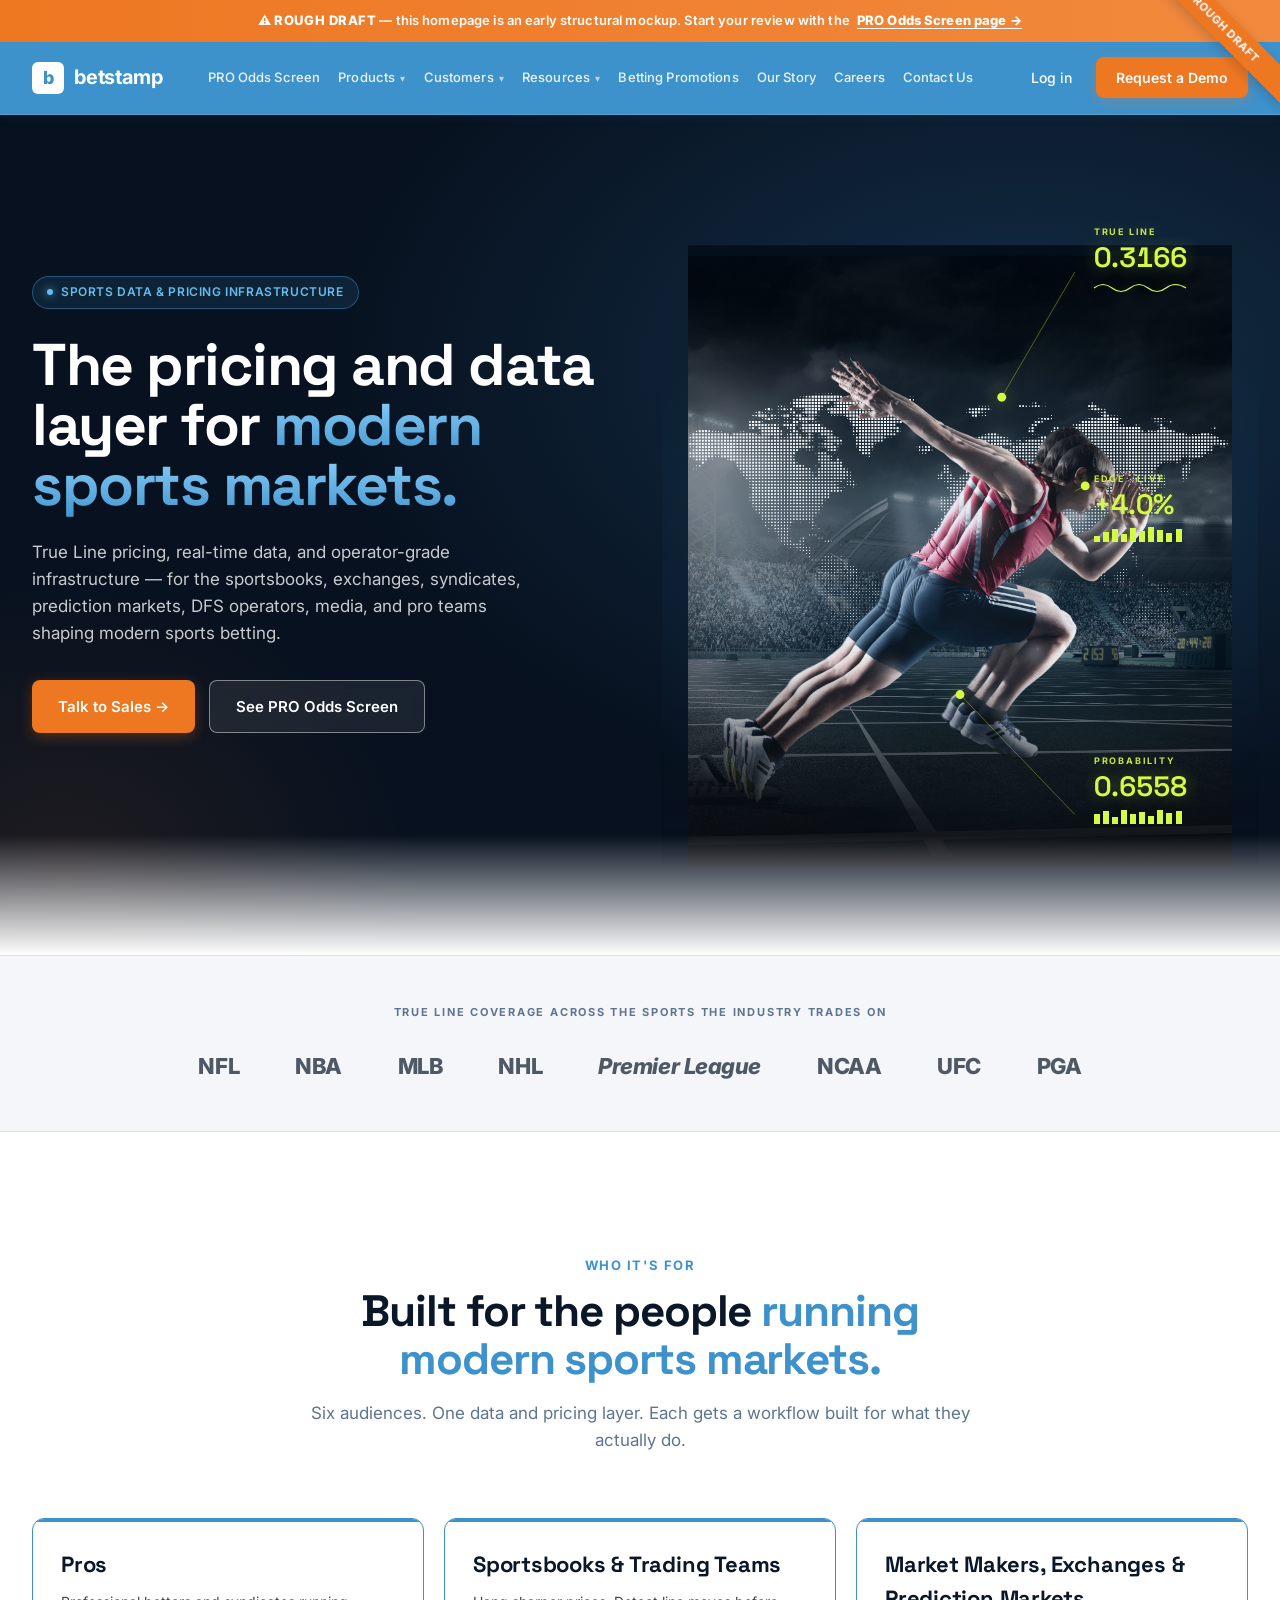
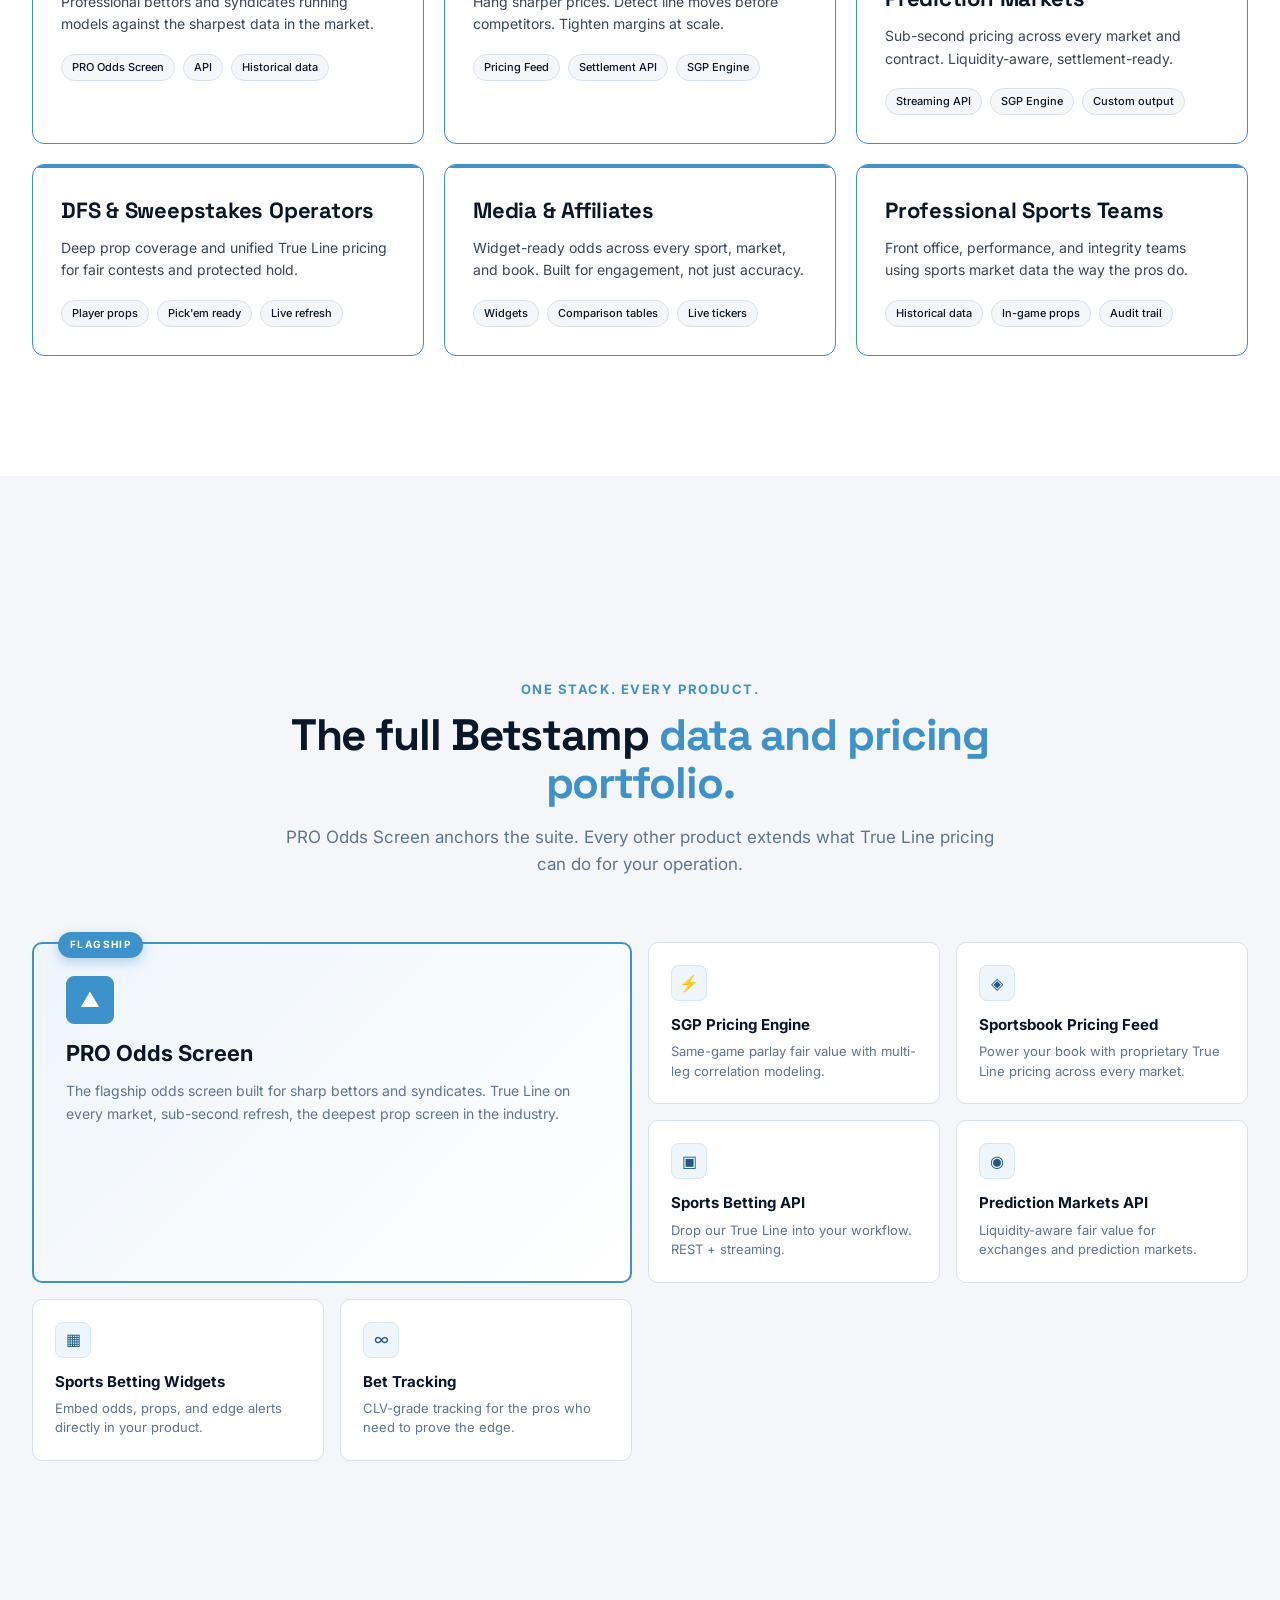
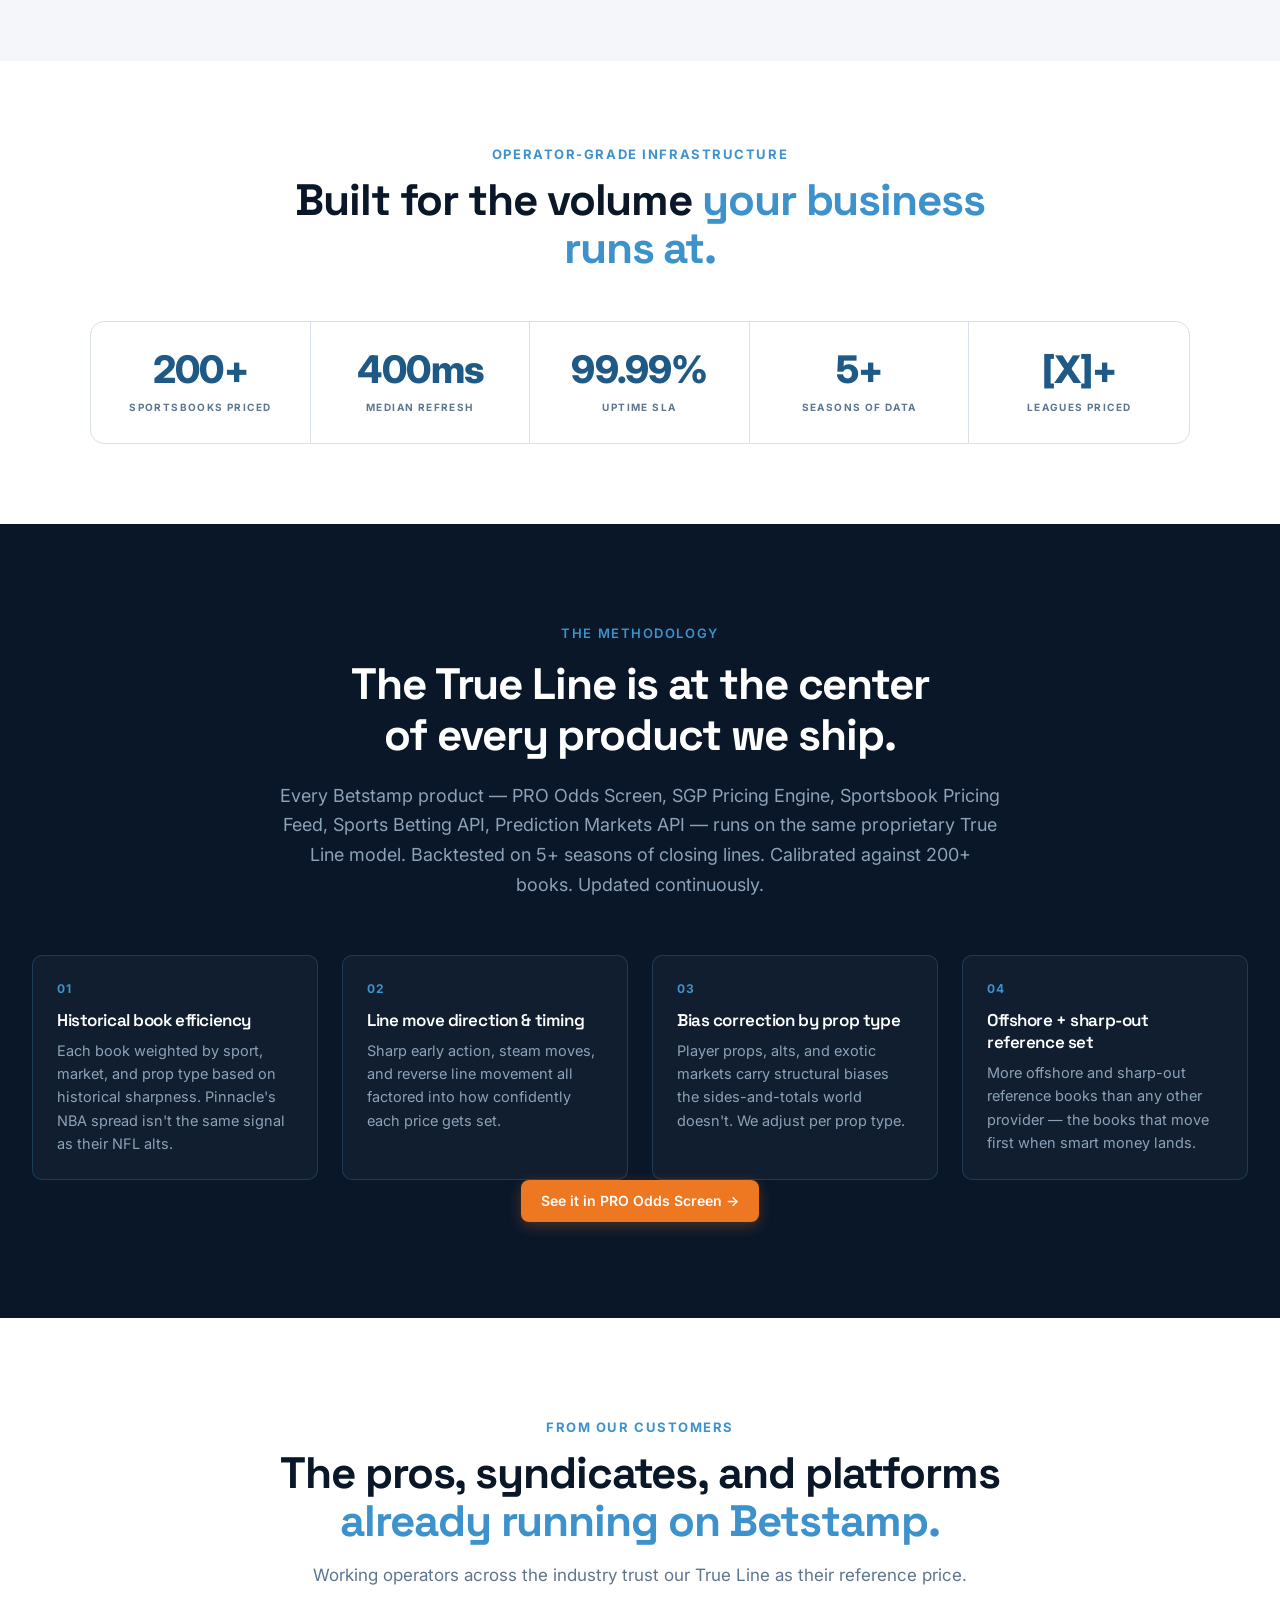
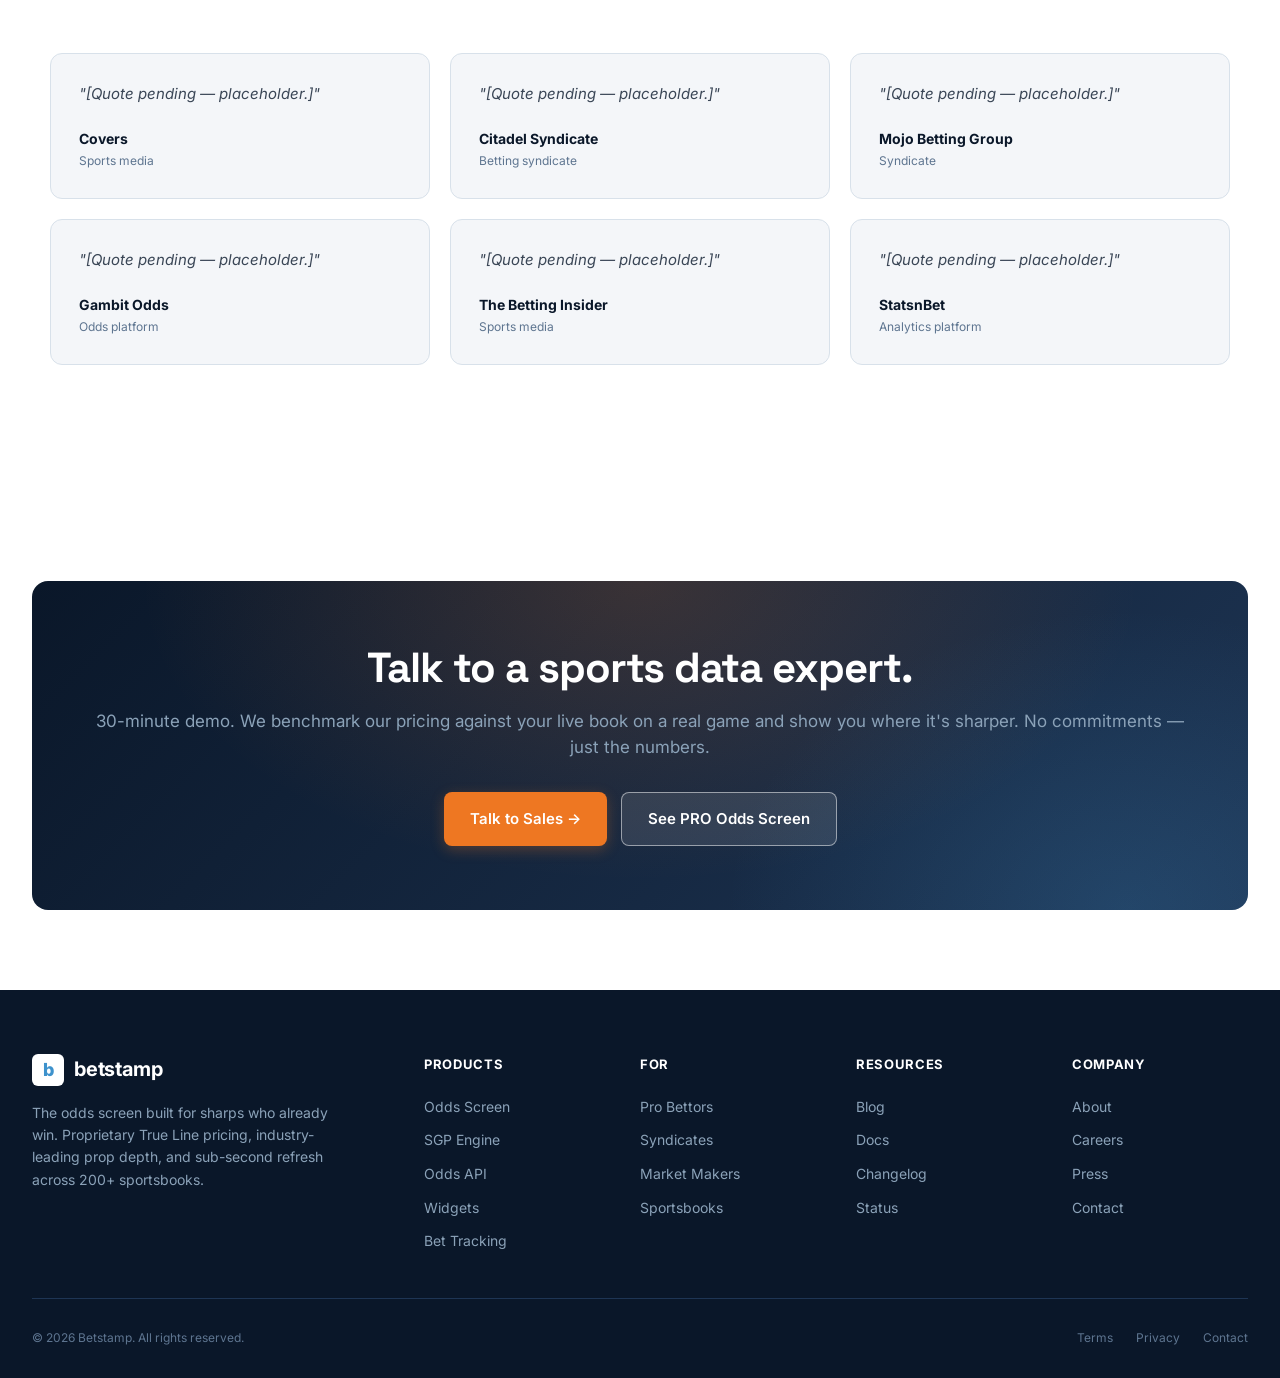
<file: _drafts/index-corporate-wip.html>
<!DOCTYPE html>
<html lang="en">
<head>
<meta charset="UTF-8">
<meta name="viewport" content="width=device-width, initial-scale=1.0">
<title>Betstamp — The pricing and data layer for modern sports markets.</title>
  <link rel="preconnect" href="https://fonts.googleapis.com">
  <link rel="preconnect" href="https://fonts.gstatic.com" crossorigin>
  <link href="https://fonts.googleapis.com/css2?family=Inter:wght@400;500;600;700;800&family=Space+Grotesk:wght@500;600;700&display=swap" rel="stylesheet">

<style>
  :root {
    /* Light-first palette — canvas is white, blue is signature, navy is accent, orange is action */
    --bg: #FFFFFF;
    --bg-soft: #FAFBFC;
    --surface: #F4F6F9;          /* pale gray cards */
    --surface-2: #E9EEF4;
    --divider: #D8E1EA;
    --divider-strong: #C2D0DE;
    --blue: #3E92CC;              /* Betstamp brand blue — signature */
    --blue-dark: #2B76AA;
    --blue-deep: #1E5A85;
    --blue-pale: #D5E8F3;         /* matches product row highlight */
    --blue-palest: #EEF5FB;
    --navy: #0A1729;              /* tertiary accent — text, dark moments */
    --navy-soft: #1E3554;
    --orange: #EE7722;
    --orange-hover: #F18A3D;
    --orange-pale: #FAE0B5;
    --text: #0A1729;              /* primary text = navy */
    --text-body: #3A4656;         /* body copy */
    --muted: #5E7590;
    --muted-2: #8BA2B8;
    --green: #17A364;
    --white: #FFFFFF;
    --shadow-sm: 0 1px 2px rgba(10,23,41,0.06);
    --shadow: 0 4px 14px rgba(10,23,41,0.08);
    --shadow-lg: 0 12px 40px rgba(10,23,41,0.10);
    --shadow-blue: 0 10px 30px rgba(62,146,204,0.15);
    --radius: 10px;
  }

  * { box-sizing: border-box; margin: 0; padding: 0; }
  html { scroll-behavior: smooth; }
  body {
    background: var(--bg);
    color: var(--text-body);
    font-family: "Inter", -apple-system, BlinkMacSystemFont, "Segoe UI", Helvetica, Arial, sans-serif;
    line-height: 1.55;
    font-size: 16px;
    -webkit-font-smoothing: antialiased;
  }

  .container { max-width: 1280px; margin: 0 auto; padding-left: 32px; padding-right: 32px; }

  /* ---------- NAV ---------- */
  .nav {
    position: sticky; top: 0; z-index: 100;
    background: var(--blue);
    border-bottom: 1px solid rgba(255,255,255,0.12);
    box-shadow: 0 2px 10px rgba(30,90,133,0.15);
  }
  .nav-inner {
    display: flex; align-items: center; justify-content: space-between;
    height: 72px;
  }
  .logo {
    display: flex; align-items: center; gap: 10px;
    font-weight: 700; font-size: 20px; color: var(--white);
    letter-spacing: -0.01em; text-decoration: none;
  }
  .logo-mark {
    width: 32px; height: 32px; border-radius: 6px;
    background: var(--white);
    display: flex; align-items: center; justify-content: center;
    color: var(--blue); font-weight: 800; font-size: 18px;
  }
  .nav-links { display: flex; gap: 18px; align-items: center; }
  .nav-links a, .nav-links .nav-trigger {
    color: rgba(255,255,255,0.9); text-decoration: none; font-size: 13px;
    font-weight: 500; transition: color .2s;
    background: none; border: none; padding: 0;
    font-family: inherit; cursor: pointer; white-space: nowrap;
    letter-spacing: 0.01em;
  }
  .nav-links a:hover, .nav-links .nav-trigger:hover { color: var(--white); }
  .nav-trigger::after {
    content: " ▾"; color: rgba(255,255,255,0.65); font-size: 10px;
    margin-left: 2px;
  }
  /* dropdown menu */
  .nav-item { position: relative; display: inline-flex; align-items: center; }
  .nav-dropdown-menu {
    position: absolute; top: calc(100% + 14px); left: -14px;
    background: var(--white);
    border: 1px solid var(--divider);
    border-radius: 12px;
    padding: 8px;
    min-width: 260px;
    box-shadow: 0 16px 40px rgba(10,23,41,0.20);
    opacity: 0; visibility: hidden;
    transform: translateY(6px);
    transition: opacity .18s, transform .18s, visibility .18s;
    z-index: 110;
  }
  .nav-dropdown-menu::before {
    content: "";
    position: absolute; top: -8px; left: 28px;
    width: 0; height: 0;
    border-left: 8px solid transparent;
    border-right: 8px solid transparent;
    border-bottom: 8px solid var(--white);
  }
  .nav-item:hover .nav-dropdown-menu,
  .nav-item:focus-within .nav-dropdown-menu {
    opacity: 1; visibility: visible; transform: translateY(0);
  }
  .nav-dropdown-menu a {
    display: block;
    padding: 10px 14px;
    color: var(--navy) !important;
    font-size: 13.5px; font-weight: 500;
    border-radius: 6px;
    transition: background .15s, color .15s;
    white-space: nowrap;
  }
  .nav-dropdown-menu a:hover {
    background: var(--blue-palest);
    color: var(--blue-deep) !important;
  }
  /* invisible hover bridge so the menu doesn't close mid-jump */
  .nav-item::after {
    content: "";
    position: absolute; top: 100%; left: 0; right: 0;
    height: 14px;
  }
  .nav-cta {
    display: flex; gap: 12px; align-items: center;
  }
  .btn {
    display: inline-flex; align-items: center; justify-content: center;
    padding: 10px 20px; border-radius: 8px;
    font-weight: 600; font-size: 14px;
    cursor: pointer; text-decoration: none;
    transition: all .2s; border: none;
    white-space: nowrap;
  }
  .btn-primary {
    background: var(--orange); color: var(--white);
    box-shadow: 0 4px 14px rgba(238,119,34,0.28);
  }
  .btn-primary:hover { background: var(--orange-hover); transform: translateY(-1px); }
  .btn-secondary {
    background: var(--blue); color: var(--white);
    box-shadow: 0 4px 14px rgba(62,146,204,0.25);
  }
  .btn-secondary:hover { background: var(--blue-dark); transform: translateY(-1px); }
  .btn-ghost {
    background: transparent; color: var(--blue-deep);
    border: 1.5px solid var(--blue);
  }
  .btn-ghost:hover { background: var(--blue-palest); }
  .btn-login {
    background: transparent; color: var(--white); font-weight: 500;
    padding: 8px 12px;
  }
  .btn-login:hover { color: var(--white); opacity: 0.85; }

  /* ---------- HERO WRAP ---------- */
  .hero-wrap {
    background: var(--bg);
    position: relative;
  }

  /* ---------- ZOOM HERO (scroll-expansion) ---------- */
  .zoom-hero {
    position: relative;
    height: 240vh;
    background:
      radial-gradient(ellipse 900px 500px at 85% 0%, rgba(62,146,204,0.08), transparent 60%),
      radial-gradient(ellipse 600px 400px at 0% 100%, rgba(238,119,34,0.04), transparent 60%),
      var(--bg);
  }
  .zoom-hero-sticky {
    position: sticky; top: 0;
    height: 100vh;
    display: flex; flex-direction: column;
    align-items: center; justify-content: flex-start;
    overflow: hidden;
    padding-top: 24px;
  }
  .zoom-text {
    text-align: center;
    max-width: 1100px;
    padding: 0 32px;
    position: relative;
    z-index: 3;
    will-change: opacity, transform;
    flex-shrink: 0;
  }
  .zoom-text .eyebrow { margin-bottom: 16px; }
  .zoom-text h1 {
    font-size: clamp(32px, 4.2vw, 52px);
    line-height: 1.05;
    margin: 0 0 14px;
  }
  .zoom-text h1 .nowrap { white-space: nowrap; }
  @media (max-width: 760px) {
    .zoom-text h1 .nowrap { white-space: normal; }
  }
  .zoom-text .hero-sub {
    font-size: 15px;
    max-width: 560px;
    margin: 0 auto 20px;
  }
  .zoom-text .hero-ctas {
    justify-content: center;
    margin-bottom: 18px;
  }
  .scroll-cue {
    display: inline-flex; align-items: center; gap: 10px;
    font-size: 11px; color: var(--muted);
    text-transform: uppercase; letter-spacing: 0.16em;
    font-weight: 700;
  }
  .scroll-cue-arrow {
    display: inline-block;
    animation: scroll-cue-bounce 1.8s ease-in-out infinite;
    color: var(--blue); font-size: 14px;
  }
  @keyframes scroll-cue-bounce {
    0%, 100% { transform: translateY(0); opacity: 0.5; }
    50% { transform: translateY(5px); opacity: 1; }
  }
  .zoom-media {
    position: relative;
    margin-top: 24px;
    width: clamp(380px, 44vw, 680px);
    aspect-ratio: 16 / 9;
    border-radius: 14px;
    overflow: hidden;
    background: var(--bg);
    box-shadow:
      0 30px 60px rgba(10,23,41,0.22),
      0 0 0 1px rgba(62,146,204,0.35),
      0 0 80px rgba(62,146,204,0.18);
    transform: scale(1);
    transform-origin: center center;
    will-change: transform;
    z-index: 2;
    flex-shrink: 0;
  }
  .zoom-media-chrome {
    background: var(--surface);
    border-bottom: 1px solid var(--divider);
    padding: 10px 14px;
    display: flex; align-items: center; gap: 8px;
    height: 38px;
    flex-shrink: 0;
  }
  .zoom-media-img {
    width: 100%;
    height: calc(100% - 38px);
    overflow: hidden;
    background: var(--bg);
  }
  .zoom-media-img img {
    width: 100%; height: 100%;
    object-fit: cover;
    object-position: top left;
    display: block;
  }
  .zoom-media-fallback {
    width: 100%; height: 100%;
    display: flex; align-items: center; justify-content: center;
    color: var(--muted); font-size: 13px; text-align: center;
    padding: 20px; background: var(--surface);
  }
  .zoom-hero.fully-expanded .zoom-media {
    border-radius: 0;
    box-shadow: none;
  }

  @media (prefers-reduced-motion: reduce) {
    .zoom-hero { height: auto; }
    .zoom-hero-sticky { position: static; height: auto; padding: 80px 32px 60px; }
    .zoom-media { position: static; transform: none; margin: 40px auto 0; }
    .scroll-cue { display: none; }
  }

  /* ---------- HERO (legacy — kept for CSS reuse) ---------- */
  .hero {
    padding: 80px 0 100px;
    position: relative;
    overflow: hidden;
    background:
      radial-gradient(ellipse 900px 500px at 85% 0%, rgba(62,146,204,0.08), transparent 60%),
      radial-gradient(ellipse 600px 400px at 0% 100%, rgba(238,119,34,0.04), transparent 60%),
      var(--bg);
  }
  .hero-grid {
    display: grid;
    grid-template-columns: 1.1fr 1fr;
    gap: 56px;
    align-items: center;
    position: relative;
  }
  .eyebrow {
    display: inline-flex; align-items: center; gap: 8px;
    background: var(--blue-palest);
    border: 1px solid var(--blue-pale);
    color: var(--blue-deep);
    padding: 6px 14px; border-radius: 100px;
    font-size: 12px; font-weight: 600; letter-spacing: 0.05em;
    text-transform: uppercase;
  }
  .eyebrow-dot {
    width: 6px; height: 6px; border-radius: 50%;
    background: var(--blue);
    box-shadow: 0 0 8px rgba(62,146,204,0.5);
  }
  h1 {
    font-size: 60px; font-weight: 800; line-height: 1.05;
    letter-spacing: -0.03em; margin: 20px 0 20px;
    color: var(--navy);
  }
  h1 .accent { color: var(--blue); }
  .hero-sub {
    font-size: 18px; color: var(--muted);
    margin-bottom: 32px; max-width: 540px; line-height: 1.6;
  }
  .hero-ctas { display: flex; gap: 14px; margin-bottom: 40px; }
  .btn-lg { padding: 14px 26px; font-size: 15px; }

  .hero-visual {
    background: var(--bg);
    border: 1px solid var(--divider);
    border-radius: 14px;
    box-shadow: var(--shadow-lg), 0 0 60px rgba(62,146,204,0.06);
    overflow: hidden;
    position: relative;
  }
  .window-chrome {
    background: var(--surface);
    border-bottom: 1px solid var(--divider);
    padding: 10px 14px;
    display: flex; align-items: center; gap: 8px;
  }
  .window-dot {
    width: 11px; height: 11px; border-radius: 50%;
  }
  .window-dot:nth-child(1) { background: #FF5F56; }
  .window-dot:nth-child(2) { background: #FFBD2E; }
  .window-dot:nth-child(3) { background: #27C93F; }
  .window-url {
    margin-left: 12px;
    background: var(--bg); border: 1px solid var(--divider);
    padding: 4px 12px; border-radius: 6px;
    font-size: 12px; color: var(--muted);
    font-family: "SF Mono", Monaco, monospace;
  }

  /* Fake odds screen — matches actual product aesthetic (light, blue column highlights) */
  .odds-screen {
    padding: 14px; font-size: 12px; background: var(--bg);
  }
  .odds-tabs {
    display: flex; gap: 6px; margin-bottom: 12px;
    padding-bottom: 12px; border-bottom: 1px solid var(--divider);
  }
  .odds-tab {
    padding: 6px 12px; border-radius: 6px; font-size: 11px; font-weight: 600;
    background: var(--bg); color: var(--muted); cursor: pointer;
    border: 1px solid var(--divider);
  }
  .odds-tab.active {
    background: var(--navy); color: var(--white);
    border-color: var(--navy);
  }
  .odds-row {
    display: grid;
    grid-template-columns: 2fr repeat(5, 1fr);
    gap: 2px;
    padding: 10px 8px;
    font-size: 12px; align-items: center;
    border-bottom: 1px solid var(--divider);
  }
  .odds-row.header {
    background: var(--surface);
    color: var(--muted); font-size: 10px;
    letter-spacing: 0.08em; text-transform: uppercase;
    border-radius: 4px; padding: 8px;
    border: none; font-weight: 700;
    margin-bottom: 4px;
  }
  .odds-row.header .true { color: var(--blue-deep); }
  .odds-team {
    font-weight: 600; color: var(--navy);
    display: flex; align-items: center; gap: 6px;
    padding-left: 4px;
  }
  .team-logo {
    width: 18px; height: 18px; border-radius: 50%;
    background: var(--blue-pale);
    color: var(--blue-deep);
    display: flex; align-items: center; justify-content: center;
    font-size: 9px; font-weight: 700;
  }
  .odds-cell {
    text-align: center; padding: 5px 2px; border-radius: 4px;
    color: var(--text); font-family: "SF Mono", Monaco, monospace;
    font-size: 11px;
    display: flex; align-items: center; justify-content: space-between;
    padding: 5px 8px;
  }
  .odds-cell .line { color: var(--muted); font-size: 10px; }
  .odds-cell .price { font-weight: 700; }
  .odds-cell.true-col {
    background: var(--blue-palest);
    border: 1px solid var(--blue-pale);
  }
  .odds-cell.true-col .price { color: var(--blue-deep); }
  .odds-cell.best::after {
    content: "★"; color: var(--orange); font-size: 11px;
    position: absolute;
  }
  .odds-cell.best {
    background: rgba(62,146,204,0.08);
    position: relative;
  }
  .live-bar {
    display: flex; justify-content: space-between; align-items: center;
    padding: 10px 12px; background: var(--surface);
    border-radius: 6px; font-size: 11px;
    margin-top: 10px;
  }
  .live-bar span { color: var(--muted); }
  .live-bar strong { color: var(--blue-deep); }
  .pulse {
    display: inline-block; width: 8px; height: 8px;
    background: var(--green); border-radius: 50%;
    box-shadow: 0 0 0 0 rgba(23,163,100,0.6);
    animation: pulse 1.8s infinite; margin-right: 8px;
  }
  @keyframes pulse {
    0% { box-shadow: 0 0 0 0 rgba(23,163,100,0.5); }
    70% { box-shadow: 0 0 0 10px rgba(23,163,100,0); }
    100% { box-shadow: 0 0 0 0 rgba(23,163,100,0); }
  }

  /* ---------- TRUST BAR ---------- */
  .trust-bg { background: transparent; padding: 0; }
  .trust-bar {
    background: var(--bg);
    border: 1px solid var(--divider);
    border-radius: 14px;
    padding: 28px 32px;
    display: grid;
    grid-template-columns: repeat(4, 1fr);
    gap: 20px;
    margin-bottom: 80px;
    position: relative;
    box-shadow: var(--shadow-sm);
  }
  .trust-bar::before {
    content: ""; position: absolute; top: -1px; left: 50%;
    transform: translateX(-50%);
    width: 80px; height: 3px; background: var(--blue);
    border-radius: 2px;
  }
  .trust-stat { text-align: center; }
  .trust-num {
    font-size: 32px; font-weight: 800; color: var(--blue-deep);
    letter-spacing: -0.01em; line-height: 1;
    margin-bottom: 6px; text-transform: uppercase;
  }
  .trust-label {
    font-size: 11px; color: var(--muted);
    text-transform: uppercase; letter-spacing: 0.1em;
    font-weight: 600;
  }

  /* ---------- LOGO MARQUEE (Odds Feeds) ---------- */
  .logo-marquee {
    background: var(--navy);
    padding: 44px 0 48px;
    position: relative;
    overflow: hidden;
    color: var(--white);
    border-top: 2px solid var(--blue);
    border-bottom: 2px solid var(--blue);
  }
  .logo-marquee-label {
    font-size: 16px; font-weight: 700;
    color: var(--white);
    max-width: 1280px;
    margin: 0 auto 22px;
    padding: 0 32px;
    letter-spacing: -0.01em;
  }
  .logo-marquee-track {
    overflow: hidden;
    position: relative;
    -webkit-mask-image: linear-gradient(to right, transparent 0, #000 6%, #000 94%, transparent 100%);
    mask-image: linear-gradient(to right, transparent 0, #000 6%, #000 94%, transparent 100%);
  }
  .logo-marquee-inner {
    display: flex;
    gap: 14px;
    width: max-content;
    animation: marquee-scroll 42s linear infinite;
  }
  .logo-marquee:hover .logo-marquee-inner {
    animation-play-state: paused;
  }
  @keyframes marquee-scroll {
    from { transform: translateX(0); }
    to { transform: translateX(-50%); }
  }
  .logo-tile {
    width: 88px; height: 88px;
    border-radius: 16px;
    display: flex; align-items: center; justify-content: center;
    flex-direction: column;
    color: var(--white); font-weight: 800;
    flex-shrink: 0;
    letter-spacing: 0.01em;
    box-shadow: 0 4px 14px rgba(0,0,0,0.25);
    font-size: 22px;
  }
  .logo-tile-sub {
    font-size: 9px; font-weight: 700;
    letter-spacing: 0.1em;
    opacity: 0.85;
    text-transform: uppercase;
    margin-top: 3px;
  }

  /* ---------- SECTIONS ---------- */
  section { padding: 120px 0; }
  .section-header { text-align: center; max-width: 720px; margin: 0 auto 64px; }
  .section-eyebrow {
    color: var(--blue); font-size: 13px; font-weight: 700;
    text-transform: uppercase; letter-spacing: 0.12em;
    margin-bottom: 12px; display: inline-block;
  }
  h2 {
    font-size: 44px; font-weight: 800; line-height: 1.1;
    letter-spacing: -0.025em; color: var(--navy);
    margin-bottom: 16px;
  }
  h2 .accent { color: var(--blue); }
  .section-sub {
    font-size: 17px; color: var(--muted); line-height: 1.6;
  }

  /* ---------- DIFFERENTIATORS ---------- */
  .diff-block {
    display: grid; grid-template-columns: 1.15fr 1fr;
    gap: 64px; align-items: center; margin-bottom: 100px;
  }
  .diff-block:nth-child(even) .diff-copy { order: 2; }
  .diff-block:last-child { margin-bottom: 0; }

  .diff-tag {
    display: inline-flex; align-items: center; gap: 8px;
    background: var(--blue-palest);
    color: var(--blue-deep);
    padding: 7px 16px;
    border: 1px solid var(--blue-pale);
    border-radius: 100px; font-size: 11px; font-weight: 600;
    text-transform: uppercase; letter-spacing: 0.14em;
    margin-bottom: 22px;
  }
  .diff-tag::before {
    content: "";
    width: 5px; height: 5px; border-radius: 50%;
    background: var(--blue);
    box-shadow: 0 0 6px rgba(62,146,204,0.6);
  }
  .diff-title {
    font-size: 36px; font-weight: 800; line-height: 1.15;
    color: var(--navy); margin-bottom: 16px;
    letter-spacing: -0.02em;
  }
  .diff-copy p {
    font-size: 16px; color: var(--text-body); margin-bottom: 16px;
    line-height: 1.65;
  }
  .diff-list { margin-top: 28px; border-top: 1px solid var(--divider); }
  .diff-list li {
    display: flex; gap: 12px; align-items: center;
    padding: 14px 0; font-size: 14px; color: var(--text);
    list-style: none; font-weight: 500; line-height: 1.5;
    border-bottom: 1px solid var(--divider);
    white-space: nowrap;
  }
  .diff-list li::before {
    content: "↑";
    flex-shrink: 0;
    width: 20px; height: 20px;
    border-radius: 50%;
    background: var(--blue);
    color: var(--white);
    display: inline-flex; align-items: center; justify-content: center;
    font-size: 11px; font-weight: 800;
    line-height: 1;
    box-shadow: 0 0 10px rgba(62,146,204,0.3);
  }
  .diff-list li strong {
    color: var(--navy);
    font-weight: 700;
  }
  .diff-list li .li-desc {
    color: var(--muted);
    font-weight: 500;
  }
  .diff-cta {
    display: inline-flex; align-items: center;
    margin-top: 28px;
  }

  .diff-visual {
    background: var(--bg);
    border: 1px solid var(--divider);
    border-radius: 12px;
    padding: 28px;
    box-shadow: var(--shadow);
    min-height: 320px;
    display: flex; align-items: center; justify-content: center;
    position: relative;
    overflow: hidden;
  }
  .diff-visual-img {
    padding: 0;
    min-height: 0;
    background: var(--bg);
    overflow: hidden;
    position: relative;
  }
  .diff-visual-img::before { display: none; }
  .diff-visual-img img {
    position: static;
    width: 100%;
    height: auto;
    max-width: none;
    max-height: none;
    display: block;
    border-radius: 0;
    mask-image: none;
    -webkit-mask-image: none;
    left: auto;
    top: auto;
  }
  .diff-visual::before {
    content: ""; position: absolute; inset: 0;
    background: linear-gradient(135deg, var(--blue-palest) 0%, transparent 60%);
    pointer-events: none;
  }

  /* True-line visual */
  .tl-compare { width: 100%; position: relative; z-index: 1; }
  .tl-row {
    display: flex; justify-content: space-between; align-items: center;
    padding: 13px 18px; border-radius: 8px; margin-bottom: 6px;
    font-size: 14px;
  }
  .tl-row.book {
    background: var(--bg);
    color: var(--text-body);
    border: 1px solid var(--divider);
  }
  .tl-row.true-line-row {
    background: linear-gradient(90deg, var(--blue), var(--blue-deep));
    color: var(--white); font-weight: 700;
    box-shadow: var(--shadow-blue);
    position: relative;
  }
  .tl-row.true-line-row::before {
    content: "●"; position: absolute; left: -10px; top: 50%;
    transform: translateY(-50%);
    color: var(--orange); font-size: 22px;
  }
  .tl-num {
    font-family: "SF Mono", Monaco, monospace; font-weight: 700;
  }
  .tl-num.best { color: var(--blue-deep); }

  /* Prop depth visual */
  .prop-cols {
    display: grid; grid-template-columns: repeat(3, 1fr); gap: 10px;
    width: 100%; position: relative; z-index: 1;
  }
  .prop-col { text-align: center; }
  .prop-num {
    font-size: 32px; font-weight: 800; color: var(--blue);
    line-height: 1;
  }
  .prop-lbl {
    font-size: 11px; color: var(--muted); text-transform: uppercase;
    letter-spacing: 0.08em; margin-top: 6px; font-weight: 600;
  }
  .prop-bar-container { margin: 24px 0 0; }
  .prop-bar-row {
    display: flex; align-items: center; gap: 12px; margin-bottom: 10px;
  }
  .prop-bar-name {
    flex-shrink: 0; width: 90px; font-size: 12px; color: var(--text-body);
    font-weight: 600;
  }
  .prop-bar {
    flex: 1; height: 8px; background: var(--surface-2); border-radius: 4px;
    position: relative;
  }
  .prop-bar-fill {
    height: 100%; border-radius: 4px;
    background: linear-gradient(90deg, var(--blue), var(--blue-deep));
  }
  .prop-bar-val {
    flex-shrink: 0; width: 32px; text-align: right;
    font-size: 12px; color: var(--navy); font-weight: 700;
    font-family: "SF Mono", Monaco, monospace;
  }

  /* Speed visual */
  .speed-clock { text-align: center; position: relative; z-index: 1; }
  .speed-num {
    font-size: 72px; font-weight: 800; color: var(--blue);
    line-height: 1; font-family: "SF Mono", Monaco, monospace;
    letter-spacing: -0.04em;
  }
  .speed-unit {
    font-size: 20px; color: var(--muted); margin-left: 4px;
  }
  .speed-lbl {
    font-size: 12px; color: var(--muted); text-transform: uppercase;
    letter-spacing: 0.12em; margin-top: 8px; font-weight: 600;
  }
  .speed-ticks {
    display: flex; justify-content: center; gap: 4px; margin-top: 28px;
  }
  .speed-tick {
    width: 3px; height: 22px; background: var(--divider); border-radius: 2px;
  }
  .speed-tick.active {
    background: var(--blue);
    box-shadow: 0 0 6px rgba(62,146,204,0.4);
  }

  /* Filter panel visual (Customization diff) */
  .filter-panel { width: 100%; position: relative; z-index: 1; }
  .filter-row {
    display: flex; align-items: center; justify-content: space-between;
    padding-bottom: 14px; margin-bottom: 14px;
    border-bottom: 1px solid var(--divider);
  }
  .filter-label {
    font-size: 11px; color: var(--muted);
    text-transform: uppercase; letter-spacing: 0.1em; font-weight: 700;
  }
  .filter-select {
    background: var(--blue-palest); color: var(--blue-deep);
    padding: 8px 14px; border-radius: 8px;
    font-size: 13px; font-weight: 700;
    border: 1px solid var(--blue-pale);
    display: inline-flex; align-items: center; gap: 8px;
  }
  .filter-select .chev { font-size: 10px; color: var(--muted); }
  .filter-chips {
    display: flex; flex-wrap: wrap; gap: 8px;
    margin-bottom: 18px;
  }
  .filter-chip {
    padding: 5px 12px; border-radius: 100px;
    font-size: 12px; font-weight: 600;
    background: var(--surface); color: var(--muted);
    border: 1px solid var(--divider);
  }
  .filter-chip.active {
    background: var(--blue); color: var(--white);
    border-color: var(--blue);
  }
  .filter-section-label {
    font-size: 11px; color: var(--muted);
    text-transform: uppercase; letter-spacing: 0.1em;
    font-weight: 700; margin-bottom: 10px;
  }
  .filter-view {
    display: flex; align-items: center; gap: 10px;
    padding: 10px 12px; border-radius: 8px;
    background: var(--surface);
    margin-bottom: 6px;
    border: 1px solid transparent;
  }
  .filter-view.active { border-color: var(--blue-pale); background: var(--blue-palest); }
  .view-icon {
    width: 20px; height: 20px; flex-shrink: 0;
    display: inline-flex; align-items: center; justify-content: center;
    color: var(--blue-deep);
  }
  .view-icon svg { width: 100%; height: 100%; }
  .view-name {
    flex: 1; font-size: 13px; font-weight: 600; color: var(--navy);
  }
  .view-hotkey {
    font-family: "SF Mono", Monaco, monospace;
    font-size: 10px; color: var(--muted); font-weight: 700;
    padding: 3px 7px; background: var(--bg);
    border: 1px solid var(--divider); border-radius: 5px;
  }

  /* ---------- CAPPED ACCESS (premium scarcity moment) ---------- */
  .capped-section {
    background-color: var(--bg);
    padding: 96px 0;
    text-align: center;
    position: relative;
  }
  .capped-section::before,
  .capped-section::after {
    content: ""; position: absolute;
    left: 50%; transform: translateX(-50%);
    width: 80px; height: 1px;
    background: var(--divider);
  }
  .capped-section::before { top: 0; }
  .capped-section::after  { bottom: 0; }
  .capped-eyebrow {
    color: var(--blue);
    font-size: 13px; font-weight: 600;
    letter-spacing: 0.16em; text-transform: uppercase;
    margin-bottom: 18px; display: inline-block;
  }
  .capped-title {
    color: var(--navy);
    font-size: 44px; font-weight: 800;
    letter-spacing: -0.025em; line-height: 1.15;
    margin: 0 0 28px;
  }
  .capped-title .accent { color: var(--blue); }
  .capped-lead {
    color: var(--text-body);
    font-size: 18px; line-height: 1.7;
    max-width: 720px;
    margin: 0 auto 18px;
  }
  .capped-lead:last-child { margin-bottom: 0; }
  .capped-meters {
    display: flex; justify-content: center; gap: 56px;
    margin: 40px auto 0;
    max-width: 720px;
  }
  .capped-meter {
    text-align: center;
  }
  .capped-meter-num {
    font-size: 48px; font-weight: 800;
    color: var(--navy); letter-spacing: -0.03em;
    line-height: 1;
  }
  .capped-meter-num .of {
    font-size: 22px; color: var(--muted-2);
    font-weight: 600; margin-left: 4px;
  }
  .capped-meter-label {
    font-size: 11px; color: var(--muted);
    text-transform: uppercase; letter-spacing: 0.14em;
    font-weight: 700; margin-top: 10px;
  }
  @media (max-width: 639px) {
    .capped-section { padding: 64px 0; }
    .capped-title { font-size: 30px; }
    .capped-lead { font-size: 16px; }
    .capped-meters { gap: 32px; flex-direction: column; }
    .capped-meter-num { font-size: 40px; }
  }

  /* ---------- METHODOLOGY (editorial dark moment) ---------- */
  .methodology-section {
    background-color: var(--navy);
    padding: 96px 0;
    text-align: center;
  }
  .methodology-eyebrow {
    color: var(--blue);
    font-size: 13px; font-weight: 600;
    letter-spacing: 0.12em; text-transform: uppercase;
    margin-bottom: 16px;
    display: inline-block;
  }
  .methodology-title {
    color: var(--white);
    font-size: 44px; font-weight: 800;
    letter-spacing: -0.025em;
    line-height: 1.15;
    margin: 0 0 20px;
  }
  .methodology-lead {
    color: var(--muted-2);
    font-size: 18px; line-height: 1.65;
    max-width: 720px;
    margin: 0 auto 56px;
  }
  .methodology-grid {
    display: grid;
    grid-template-columns: repeat(4, 1fr);
    gap: 24px;
    text-align: left;
  }
  .methodology-card {
    background: rgba(255,255,255,0.03);
    border: 1px solid rgba(62,146,204,0.25);
    border-radius: 10px;
    padding: 24px;
  }
  .methodology-card-num {
    display: block;
    font-size: 12px; font-weight: 700;
    color: var(--blue);
    letter-spacing: 0.06em;
    margin-bottom: 10px;
  }
  .methodology-card-title {
    font-size: 17px; font-weight: 600;
    color: var(--white);
    margin: 0 0 8px;
    line-height: 1.3;
  }
  .methodology-card-copy {
    font-size: 14.5px; line-height: 1.6;
    color: var(--muted-2);
    margin: 0;
  }
  .methodology-close {
    font-size: 16px; font-style: italic;
    color: var(--muted-2);
    text-align: center;
    max-width: 720px;
    margin: 48px auto 32px;
  }
  .methodology-cta { text-align: center; }
  .methodology-section .btn-primary:focus-visible {
    outline: 2px solid var(--blue-pale);
    outline-offset: 2px;
  }
  @media (max-width: 1023px) {
    .methodology-grid {
      grid-template-columns: repeat(2, 1fr);
      gap: 20px;
    }
  }
  @media (max-width: 639px) {
    .methodology-section { padding: 64px 0; }
    .methodology-grid {
      grid-template-columns: 1fr;
      gap: 16px;
    }
    .methodology-title { font-size: 32px; }
    .methodology-lead { font-size: 16px; }
  }

  /* ---------- PRO EXPERIENCE (light service moment) ---------- */
  .pro-experience-section {
    background-color: var(--bg);
    padding: 96px 0;
    text-align: center;
  }
  .pro-experience-eyebrow {
    color: var(--blue);
    font-size: 13px; font-weight: 600;
    letter-spacing: 0.12em; text-transform: uppercase;
    margin-bottom: 16px;
    display: inline-block;
  }
  .pro-experience-title {
    color: var(--navy);
    font-size: 44px; font-weight: 800;
    letter-spacing: -0.025em; line-height: 1.15;
    margin: 0 0 20px;
  }
  .pro-experience-lead {
    color: var(--text-body);
    font-size: 18px; line-height: 1.65;
    max-width: 720px;
    margin: 0 auto 64px;
  }
  .pro-experience-grid {
    display: grid;
    grid-template-columns: repeat(4, 1fr);
    gap: 24px;
    text-align: left;
  }
  .pro-experience-card {
    background: var(--surface);
    border: 1px solid var(--divider);
    border-radius: 12px;
    padding: 32px;
    box-shadow: var(--shadow-sm);
    transition: all 0.2s ease;
  }
  @media (hover: hover) {
    .pro-experience-card:hover {
      box-shadow: var(--shadow);
      transform: translateY(-2px);
      border-color: var(--divider-strong);
    }
  }
  .pro-experience-icon {
    width: 48px; height: 48px;
    background: var(--blue-pale);
    border-radius: 10px;
    display: flex; align-items: center; justify-content: center;
    margin-bottom: 20px;
    color: var(--blue);
  }
  .pro-experience-icon svg { width: 24px; height: 24px; }
  .pro-experience-card-title {
    font-size: 18px; font-weight: 600;
    color: var(--navy);
    margin: 0 0 10px;
    line-height: 1.3;
  }
  .pro-experience-card-copy {
    font-size: 15px; line-height: 1.6;
    color: var(--text-body);
    margin: 0;
  }
  @media (max-width: 1023px) {
    .pro-experience-grid {
      grid-template-columns: repeat(2, 1fr);
      gap: 20px;
    }
  }
  @media (max-width: 639px) {
    .pro-experience-section { padding: 64px 0; }
    .pro-experience-grid {
      grid-template-columns: 1fr;
      gap: 16px;
    }
    .pro-experience-card { padding: 24px; }
    .pro-experience-title { font-size: 32px; }
    .pro-experience-lead { font-size: 16px; }
  }

  /* ---------- SCREENS SHOWCASE (tabbed) ---------- */
  .screens-tabs {
    display: flex; justify-content: center;
    gap: 8px; margin-bottom: 32px;
    flex-wrap: wrap;
  }
  .screens-tab {
    display: inline-flex; align-items: center; gap: 10px;
    padding: 12px 22px;
    border-radius: 12px;
    border: 1px solid transparent;
    background: transparent;
    color: var(--muted);
    font-size: 14px; font-weight: 700;
    letter-spacing: 0.01em;
    cursor: pointer;
    transition: all 0.2s;
    font-family: inherit;
  }
  .screens-tab:hover { color: var(--blue-deep); }
  .screens-tab.active {
    background: var(--bg);
    color: var(--navy);
    border-color: var(--divider);
    box-shadow: var(--shadow-sm);
  }
  .screens-tab.active svg { color: var(--blue); }
  .screens-tab svg { width: 16px; height: 16px; }
  .screens-content {
    background: var(--surface);
    border-radius: 24px;
    padding: 56px;
    border: 1px solid var(--divider);
  }
  .screens-panel {
    display: grid;
    grid-template-columns: 1fr 1.25fr;
    gap: 56px;
    align-items: center;
  }
  .screens-panel[hidden] { display: none; }
  .screens-copy {
    display: flex; flex-direction: column; gap: 18px;
  }
  .screens-badge {
    display: inline-flex; align-items: center;
    background: var(--bg);
    border: 1px solid var(--blue-pale);
    color: var(--blue-deep);
    padding: 6px 14px;
    border-radius: 100px;
    font-size: 11px; font-weight: 700;
    letter-spacing: 0.12em; text-transform: uppercase;
    width: fit-content;
  }
  .screens-title {
    font-size: 36px; font-weight: 800;
    color: var(--navy); line-height: 1.15;
    letter-spacing: -0.02em;
    margin: 0;
  }
  .screens-copy p {
    font-size: 16px; color: var(--text-body);
    line-height: 1.6; margin: 0;
  }
  .screens-copy .btn {
    width: fit-content; margin-top: 6px;
  }
  .screens-image {
    border-radius: 14px;
    overflow: hidden;
    background: var(--bg);
    box-shadow: 0 14px 40px rgba(10,23,41,0.14);
    border: 1px solid var(--divider);
  }
  .screens-image img {
    width: 100%; height: auto;
    display: block;
  }
  .screens-image-fallback {
    aspect-ratio: 16 / 10;
    display: flex; align-items: center; justify-content: center;
    color: var(--muted); font-size: 13px;
    text-align: center; padding: 30px;
    background: var(--surface);
  }
  .screens-image-fallback code {
    background: var(--bg);
    padding: 2px 6px; border-radius: 4px;
    font-size: 12px; color: var(--text);
    font-family: "SF Mono", Monaco, monospace;
  }
  @media (max-width: 960px) {
    .screens-panel { grid-template-columns: 1fr; gap: 32px; }
    .screens-content { padding: 32px; }
    .screens-title { font-size: 28px; }
  }

  /* ---------- SOCIAL PROOF ---------- */
  .proof-section {
    background: var(--surface);
    border-top: 1px solid var(--divider);
    border-bottom: 1px solid var(--divider);
  }
  .proof-grid {
    display: grid; grid-template-columns: repeat(3, 1fr); gap: 24px;
  }
  .testimonial {
    background: var(--bg);
    border: 1px solid var(--divider);
    border-radius: 12px;
    padding: 28px;
    position: relative;
    transition: transform .25s, border-color .25s, box-shadow .25s;
  }
  .testimonial:hover {
    transform: translateY(-4px);
    border-color: var(--blue);
    box-shadow: var(--shadow-blue);
  }
  .testimonial .quote-mark {
    font-size: 52px; color: var(--blue);
    line-height: 0.8; font-family: Georgia, serif;
    position: absolute; top: 20px; right: 22px;
    opacity: 0.25;
  }
  .testimonial-quote {
    font-size: 15px; line-height: 1.6; color: var(--text);
    margin-bottom: 20px; position: relative; z-index: 1;
  }
  .testimonial-author {
    display: flex; align-items: center; gap: 12px;
    padding-top: 18px; border-top: 1px solid var(--divider);
  }
  .author-avatar {
    width: 40px; height: 40px; border-radius: 50%;
    background: linear-gradient(135deg, var(--blue), var(--blue-deep));
    display: flex; align-items: center; justify-content: center;
    font-weight: 700; color: var(--white); font-size: 14px;
    flex-shrink: 0;
  }
  .author-meta .name {
    font-weight: 700; color: var(--navy); font-size: 14px;
  }
  .author-meta .role {
    font-size: 12px; color: var(--muted);
  }

  .yt-strip {
    margin-top: 48px;
    background: var(--bg);
    border: 1px solid var(--divider);
    border-radius: 14px;
    padding: 28px;
    box-shadow: var(--shadow-sm);
  }
  .yt-head {
    display: flex; align-items: center; justify-content: space-between;
    margin-bottom: 20px;
  }
  .yt-head h3 {
    font-size: 16px; font-weight: 700; color: var(--navy);
  }
  .yt-head .tag {
    font-size: 11px; color: var(--orange); font-weight: 700;
    text-transform: uppercase; letter-spacing: 0.08em;
  }
  .yt-cards { display: grid; grid-template-columns: repeat(3, 1fr); gap: 14px; }
  .yt-card {
    aspect-ratio: 16/9;
    background: linear-gradient(135deg, var(--navy), var(--navy-soft));
    border-radius: 8px;
    position: relative; overflow: hidden;
    display: flex; align-items: center; justify-content: center;
    cursor: pointer;
    transition: transform .25s;
  }
  .yt-card:hover { transform: scale(1.01); }
  .yt-play {
    width: 48px; height: 48px; border-radius: 50%;
    background: rgba(238,119,34,0.95);
    display: flex; align-items: center; justify-content: center;
    color: var(--white); font-size: 16px;
    box-shadow: 0 4px 12px rgba(238,119,34,0.4);
  }
  .yt-caption {
    position: absolute; bottom: 0; left: 0; right: 0;
    padding: 10px 12px;
    background: linear-gradient(transparent, rgba(0,0,0,0.85));
    font-size: 12px; color: var(--white); font-weight: 600;
  }

  /* ---------- ICP TILES ---------- */
  .icp-grid {
    display: grid; grid-template-columns: repeat(3, 1fr); gap: 20px;
  }
  .icp-tile {
    background: var(--bg);
    border: 1.5px solid var(--blue);
    border-radius: 12px; padding: 32px;
    transition: all .25s;
    position: relative; overflow: hidden;
  }
  .icp-tile::before {
    content: ""; position: absolute; top: 0; left: 0; right: 0;
    height: 3px; background: var(--blue);
  }
  .icp-tile:hover {
    transform: translateY(-3px);
    box-shadow: var(--shadow-blue);
  }
  .icp-badge {
    display: inline-block; font-size: 10px; font-weight: 700;
    padding: 4px 10px; border-radius: 100px;
    letter-spacing: 0.1em; text-transform: uppercase;
    margin-bottom: 14px;
  }
  .icp-badge.primary { background: var(--blue-palest); color: var(--blue-deep); }
  .icp-badge.secondary { background: var(--surface); color: var(--muted); }
  .icp-title {
    font-size: 22px; font-weight: 800; color: var(--navy);
    margin-bottom: 10px; letter-spacing: -0.01em;
  }
  .icp-desc {
    font-size: 14px; color: var(--text-body); line-height: 1.6;
    margin-bottom: 18px;
  }
  .icp-features { display: flex; flex-wrap: wrap; gap: 8px; }
  .icp-feature {
    font-size: 11px; padding: 4px 10px;
    background: var(--surface); border: 1px solid var(--divider);
    border-radius: 100px;
    color: var(--text); font-weight: 500;
  }

  /* ---------- PRODUCT ECOSYSTEM ---------- */
  .product-grid {
    display: grid; grid-template-columns: repeat(3, 1fr); gap: 16px;
  }
  .product-card {
    background: var(--bg);
    border: 1px solid var(--divider);
    border-radius: 10px;
    padding: 22px; text-decoration: none; color: inherit;
    transition: all .2s;
    display: block;
  }
  .product-card:hover {
    border-color: var(--blue);
    box-shadow: var(--shadow-blue);
    transform: translateY(-2px);
  }
  .product-icon {
    width: 36px; height: 36px; border-radius: 8px;
    background: var(--blue-palest);
    border: 1px solid var(--blue-pale);
    display: flex; align-items: center; justify-content: center;
    margin-bottom: 12px;
    font-size: 16px; color: var(--blue-deep);
  }
  .product-name {
    font-size: 15px; font-weight: 700; color: var(--navy);
    margin-bottom: 6px;
  }
  .product-desc { font-size: 13px; color: var(--muted); line-height: 1.5; }

  /* ---------- PRICING ---------- */
  .billing-toggle {
    display: flex; align-items: center; justify-content: center;
    gap: 12px; margin: 8px auto 48px;
  }
  .billing-label {
    font-size: 14px; font-weight: 500; color: var(--muted);
    cursor: pointer; user-select: none;
  }
  .billing-label.active { color: var(--navy); font-weight: 600; }
  .billing-switch {
    position: relative; width: 46px; height: 24px;
    background: var(--divider-strong); border-radius: 100px;
    border: none; cursor: pointer; transition: background 0.2s;
    padding: 0;
  }
  .billing-switch.annual { background: var(--blue); }
  .billing-switch-knob {
    position: absolute; top: 3px; left: 3px;
    width: 18px; height: 18px; background: var(--white);
    border-radius: 50%; box-shadow: 0 1px 3px rgba(10,23,41,0.2);
    transition: transform 0.2s;
  }
  .billing-switch.annual .billing-switch-knob { transform: translateX(22px); }
  .billing-save {
    display: inline-flex; align-items: center;
    background: #D9F5E6; color: #17A364;
    padding: 4px 12px; border-radius: 100px;
    font-size: 12px; font-weight: 600;
    margin-left: 6px;
  }

  .pricing-grid {
    display: grid; grid-template-columns: repeat(3, 1fr); gap: 20px;
    align-items: stretch;
  }
  .tier {
    background: var(--bg);
    border: 1px solid var(--divider);
    border-radius: 16px;
    padding: 32px 28px 28px;
    position: relative;
    display: flex; flex-direction: column;
    box-shadow: var(--shadow-sm);
  }
  .tier.featured {
    border: 2px solid var(--blue);
    box-shadow: 0 12px 40px rgba(62,146,204,0.15);
  }
  .tier-flag {
    position: absolute; top: -14px; left: 50%;
    transform: translateX(-50%);
    background: var(--blue); color: var(--white);
    padding: 6px 16px; border-radius: 100px;
    font-size: 11px; font-weight: 700;
    letter-spacing: 0.1em; text-transform: uppercase;
    box-shadow: 0 4px 12px rgba(62,146,204,0.35);
    white-space: nowrap;
  }
  .tier-header {
    display: flex; align-items: center; gap: 10px;
    margin-bottom: 18px;
  }
  .tier-icon {
    width: 22px; height: 22px; color: var(--navy);
    flex-shrink: 0; display: inline-flex;
    align-items: center; justify-content: center;
  }
  .tier-icon svg { width: 100%; height: 100%; }
  .tier-name {
    font-size: 18px; font-weight: 700; color: var(--navy);
    letter-spacing: 0; text-transform: none;
    margin: 0;
  }
  .tier-price {
    font-size: 34px; font-weight: 800; color: var(--navy);
    line-height: 1; letter-spacing: -0.02em;
    display: flex; align-items: baseline; gap: 2px;
    margin-bottom: 18px;
  }
  .tier-price .suffix {
    font-size: 14px; color: var(--muted); font-weight: 500;
  }
  .tier-price.contact { font-size: 30px; }
  .tier-desc {
    color: var(--text-body); font-size: 14px;
    margin-bottom: 22px; line-height: 1.5;
    min-height: 44px;
  }
  .tier-list {
    list-style: none; padding: 0;
    margin-bottom: 18px;
  }
  .tier-list li {
    display: flex; gap: 10px; padding: 7px 0;
    font-size: 14px; color: var(--text);
    line-height: 1.4; align-items: flex-start;
  }
  .tier-list li::before {
    content: "✓"; color: var(--blue); font-weight: 800;
    flex-shrink: 0; font-size: 15px; line-height: 1.2;
  }
  .tier-list li.locked { color: var(--muted); }
  .tier-list li.locked::before {
    content: "🔒"; color: var(--muted);
    font-size: 12px; font-weight: normal;
  }
  .now-live-badge {
    display: inline-flex; align-items: center; gap: 5px;
    background: rgba(23,163,100,0.12);
    color: var(--green);
    font-size: 10px; font-weight: 700;
    letter-spacing: 0.08em; text-transform: uppercase;
    padding: 3px 9px;
    border-radius: 100px;
    margin-left: 8px;
    vertical-align: middle;
    line-height: 1;
  }
  .now-live-badge::before {
    content: "";
    width: 6px; height: 6px;
    border-radius: 50%;
    background: var(--green);
    box-shadow: 0 0 6px rgba(23,163,100,0.7);
    flex-shrink: 0;
  }
  .tier-limit {
    color: var(--orange); font-size: 13px; font-weight: 700;
    margin-bottom: 18px;
  }
  .tier-divider {
    height: 1px; background: var(--divider);
    margin: 8px 0 18px;
  }
  .tier-addons {
    display: flex; flex-direction: column; gap: 8px;
    margin-top: auto;
  }
  .tier-addon {
    font-size: 13px; color: var(--muted);
    text-align: center; line-height: 1.4;
  }
  .tier-addon.included {
    display: flex; align-items: center; gap: 8px;
    justify-content: center; color: var(--text);
  }
  .tier-addon.included::before {
    content: "✓"; color: var(--blue); font-weight: 800;
  }
  .pricing-cta {
    text-align: center; margin-top: 48px;
  }
  .pricing-cta .btn { min-width: 220px; }

  /* ---------- FAQ ---------- */
  .faq { max-width: 860px; margin: 0 auto; }
  .faq-item {
    border-bottom: 1px solid var(--divider);
    padding: 20px 0;
  }
  .faq-item summary {
    cursor: pointer;
    font-size: 17px; font-weight: 600; color: var(--navy);
    list-style: none;
    display: flex; justify-content: space-between; align-items: center;
    padding: 6px 0;
  }
  .faq-item summary::-webkit-details-marker { display: none; }
  .faq-item summary::after {
    content: "+"; font-size: 22px; color: var(--blue); font-weight: 400;
    transition: transform .2s;
  }
  .faq-item[open] summary::after { content: "−"; }
  .faq-item p {
    color: var(--text-body); padding-top: 14px; font-size: 15px; line-height: 1.6;
  }
  .faq-item p a { color: var(--blue-deep); }

  /* ---------- CTA BANNER (editorial dark moment) ---------- */
  .cta-banner {
    margin: 120px auto 80px;
    background: linear-gradient(135deg, var(--navy), var(--navy-soft));
    border-radius: 16px;
    padding: 64px 48px;
    text-align: center;
    position: relative; overflow: hidden;
  }
  .cta-banner::before {
    content: "";
    position: absolute; inset: 0;
    background:
      radial-gradient(ellipse 500px 300px at 50% 0%, rgba(238,119,34,0.18), transparent),
      radial-gradient(ellipse 400px 300px at 90% 100%, rgba(62,146,204,0.2), transparent);
  }
  .cta-banner h2 {
    color: var(--white); font-size: 42px;
    position: relative; z-index: 1;
  }
  .cta-banner h2 .accent { color: var(--blue); }
  .cta-banner p {
    color: var(--muted-2); font-size: 17px; margin: 16px 0 32px;
    position: relative; z-index: 1;
  }
  .cta-banner .btn { position: relative; z-index: 1; }

  /* ---------- FOOTER (dark editorial moment) ---------- */
  footer {
    background: var(--navy);
    color: var(--muted-2);
    padding: 64px 0 30px;
    margin-top: 80px;
  }
  footer .logo { color: var(--white); }
  .footer-grid {
    display: grid;
    grid-template-columns: 2fr 1fr 1fr 1fr 1fr;
    gap: 40px;
    margin-bottom: 40px;
  }
  .footer-brand p {
    color: var(--muted-2); font-size: 14px;
    margin-top: 16px; line-height: 1.6; max-width: 320px;
  }
  .footer-col h4 {
    color: var(--white); font-size: 13px; font-weight: 700;
    margin-bottom: 16px; letter-spacing: 0.05em;
    text-transform: uppercase;
  }
  .footer-col a {
    display: block; color: var(--muted-2); text-decoration: none;
    font-size: 14px; padding: 6px 0; transition: color .15s;
  }
  .footer-col a:hover { color: var(--blue); }
  .footer-bottom {
    display: flex; justify-content: space-between; align-items: center;
    padding-top: 30px; border-top: 1px solid var(--navy-soft);
    font-size: 12px; color: var(--muted);
  }
  .footer-bottom a { color: var(--muted); text-decoration: none; margin-left: 20px; }
  .footer-bottom a:hover { color: var(--blue); }

  /* ---------- RESPONSIVE ---------- */
  @media (max-width: 960px) {
    h1 { font-size: 40px; }
    h2 { font-size: 32px; }
    .hero-grid, .diff-block { grid-template-columns: 1fr; gap: 40px; }
    .diff-block:nth-child(even) .diff-copy { order: 0; }
    .trust-bar { grid-template-columns: repeat(2, 1fr); gap: 24px; }
    .proof-grid, .icp-grid, .product-grid, .pricing-grid, .yt-cards, .footer-grid {
      grid-template-columns: 1fr;
    }
    .tier.featured { transform: none; }
    .nav-links { display: none; }
  }

  /* ---------- HELPERS ---------- */
  .mockup-ribbon {
    position: fixed; top: 16px; right: -40px;
    background: var(--orange); color: var(--white);
    padding: 5px 50px; font-size: 11px; font-weight: 700;
    transform: rotate(45deg); z-index: 200;
    letter-spacing: 0.08em; text-transform: uppercase;
    box-shadow: 0 4px 12px rgba(10,23,41,0.2);
  }

  /* ==================== CORPORATE HOMEPAGE ==================== */
  .corp-hero {
    position: relative;
    overflow: hidden;
    background-color: #07111F;
    background-image:
      radial-gradient(ellipse 1100px 700px at 80% 30%, rgba(62,146,204,0.22), transparent 65%),
      radial-gradient(ellipse 600px 500px at 5% 90%, rgba(238,119,34,0.10), transparent 60%);
    padding: 100px 0 120px;
    color: var(--white);
    isolation: isolate;
  }
  .corp-hero::after {
    content: ""; position: absolute; left: 0; right: 0; bottom: 0;
    height: 120px;
    background: linear-gradient(180deg, transparent, var(--bg));
    pointer-events: none; z-index: 6;
  }
  .corp-hero .container { position: relative; z-index: 5; }
  .corp-hero-grid {
    display: grid;
    grid-template-columns: 1fr 1fr;
    gap: 64px;
    align-items: center;
  }

  /* LEFT — text */
  .corp-hero-text {
    position: relative; z-index: 5;
    text-align: left;
    max-width: 580px;
  }
  .corp-hero-text .eyebrow {
    background: rgba(62,146,204,0.14);
    border: 1px solid rgba(62,146,204,0.45);
    color: #67BCEC;
    backdrop-filter: blur(8px);
  }
  .corp-hero-text .eyebrow-dot {
    background: #67BCEC;
    box-shadow: 0 0 10px #67BCEC;
  }
  .corp-hero-text h1 {
    font-family: "Space Grotesk", "Inter", -apple-system, sans-serif;
    font-size: clamp(40px, 4.6vw, 64px);
    font-weight: 700;
    line-height: 1.02;
    letter-spacing: -0.035em;
    margin: 26px 0 24px;
    color: var(--white);
  }
  .corp-hero-text h1 .accent {
    background: linear-gradient(180deg, #92D5FF 0%, #3E92CC 100%);
    -webkit-background-clip: text;
    background-clip: text;
    -webkit-text-fill-color: transparent;
  }
  .corp-hero-text .corp-sub {
    font-size: 17px;
    line-height: 1.6;
    color: rgba(255,255,255,0.78);
    max-width: 520px;
    margin-bottom: 32px;
  }
  .corp-hero-text .hero-ctas { justify-content: flex-start; }
  .corp-hero-text .btn-ghost {
    background: rgba(255,255,255,0.08);
    border: 1.5px solid rgba(255,255,255,0.45);
    color: var(--white);
    backdrop-filter: blur(8px);
  }
  .corp-hero-text .btn-ghost:hover {
    background: rgba(255,255,255,0.18);
    border-color: var(--white);
  }

  /* RIGHT — visual area (player + badges, all contained) */
  .corp-hero-visual {
    position: relative;
    aspect-ratio: 4 / 5;
    max-height: 620px;
    width: 100%;
    z-index: 4;
  }
  .corp-hero-player {
    position: absolute; inset: -30px -10px -30px -10px;
    border-radius: 0;
    overflow: visible;
    background-color: transparent;
    background-image:
      url('/assets/hero-athlete.png');
    background-size: contain;
    background-position: center;
    background-repeat: no-repeat;
    -webkit-mask-image:
      radial-gradient(ellipse 100% 100% at 50% 50%, black 75%, transparent 100%);
    mask-image:
      radial-gradient(ellipse 100% 100% at 50% 50%, black 75%, transparent 100%);
    box-shadow: none;
    filter: contrast(1.02) saturate(0.95);
  }
  .corp-hero-player::before {
    content: ""; position: absolute; inset: 0;
    background:
      radial-gradient(ellipse 600px 400px at 50% 55%, rgba(62,146,204,0.14), transparent 70%),
      linear-gradient(180deg, rgba(7,17,31,0) 70%, rgba(7,17,31,0.35) 100%);
    pointer-events: none;
    mix-blend-mode: normal;
  }
  /* Badge stage — CONSTRAINED TO RIGHT COLUMN ONLY (no overflow into text) */
  .tl-stage {
    position: absolute;
    inset: -16px;
    z-index: 5;
    pointer-events: none;
  }
  /* Leader-line overlay painted over the athlete (anchor dots + lines) */
  .data-lines {
    position: absolute;
    inset: 0;
    width: 100%;
    height: 100%;
    overflow: visible;
    color: #D5FA45;
    filter: drop-shadow(0 0 8px rgba(213, 250, 69, 0.45));
  }

  /* Floating metric labels at the end of each leader line */
  .data-label {
    position: absolute;
    z-index: 6;
    pointer-events: none;
    display: flex;
    flex-direction: column;
    gap: 4px;
    min-width: 120px;
    color: #D5FA45;
    text-shadow: 0 0 16px rgba(213, 250, 69, 0.30);
    transition: color 0.3s, text-shadow 0.3s, transform 0.4s;
    animation: dl-float 9s ease-in-out infinite;
  }
  .data-label.flash .dl-num {
    color: #ECFFA0;
    text-shadow: 0 0 22px rgba(213, 250, 69, 0.85);
  }
  .dl-eyebrow {
    font-family: "Inter", sans-serif;
    font-size: 9px;
    letter-spacing: 0.20em;
    text-transform: uppercase;
    font-weight: 700;
    opacity: 0.92;
  }
  .dl-num {
    font-family: "Space Grotesk", "JetBrains Mono", monospace;
    font-size: 28px;
    font-weight: 600;
    letter-spacing: 0.005em;
    font-variant-numeric: tabular-nums;
    line-height: 1;
    transition: color 0.3s, text-shadow 0.3s;
  }
  .dl-spark, .dl-bars {
    width: 92px;
    height: 16px;
    display: block;
    color: #D5FA45;
    margin-top: 4px;
    overflow: visible;
  }

  /* Label positions — anchored along the right side */
  .data-label.dl-1 { top: 4%;    left: 72%; animation-delay: 0s;   }
  .data-label.dl-2 { top: 42%;   left: 72%; animation-delay: 1.5s; }
  .data-label.dl-3 { bottom: 4%; left: 72%; animation-delay: 3s;   }

  @keyframes dl-float {
    0%, 100% { transform: translateY(0); }
    50%      { transform: translateY(-5px); }
  }

  /* Responsive */
  @media (max-width: 1100px) {
    .data-label { min-width: 100px; }
    .dl-num { font-size: 24px; }
    .dl-spark, .dl-bars { width: 80px; }
  }
  @media (max-width: 960px) {
    .corp-hero-grid { grid-template-columns: 1fr; }
    .corp-hero-text { max-width: 100%; }
    .corp-hero-visual { aspect-ratio: 16/12; max-height: 480px; }
    .data-label.dl-2 { display: none; }
  }
  @media (max-width: 640px) {
    .data-label.dl-3 { display: none; }
    .corp-hero { padding: 80px 0 100px; }
  }

  /* Reduced motion */
  @media (prefers-reduced-motion: reduce) {
    .data-label { animation: none !important; }
  }

  /* Coverage trust bar */
  .coverage-bar {
    background: var(--surface);
    padding: 48px 0;
    border-top: 1px solid var(--divider);
    border-bottom: 1px solid var(--divider);
  }
  .coverage-label {
    text-align: center;
    font-size: 11px; color: var(--muted);
    text-transform: uppercase; letter-spacing: 0.16em;
    font-weight: 700; margin-bottom: 28px;
  }
  .coverage-row {
    display: flex; flex-wrap: wrap; align-items: center;
    justify-content: center; gap: 56px;
  }
  .coverage-row span {
    font-size: 22px; font-weight: 800;
    color: var(--navy); letter-spacing: -0.02em;
    opacity: 0.7;
  }

  /* Corporate audience grid (6 tiles) */
  .corp-audience-grid {
    display: grid;
    grid-template-columns: repeat(3, 1fr);
    gap: 20px;
  }
  .corp-audience-grid .icp-tile { padding: 28px; }

  /* Corporate product grid */
  .corp-product-grid {
    display: grid;
    grid-template-columns: repeat(4, 1fr);
    gap: 16px;
  }
  .corp-product-grid .product-card.featured {
    grid-column: span 2; grid-row: span 2;
    background: linear-gradient(135deg, var(--blue-palest), var(--bg));
    border: 2px solid var(--blue);
    padding: 32px;
    position: relative;
  }
  .corp-product-grid .product-card.featured .product-name {
    font-size: 22px; margin-bottom: 10px;
  }
  .corp-product-grid .product-card.featured .product-desc {
    font-size: 14px; line-height: 1.6;
  }
  .corp-product-grid .product-card.featured .product-icon {
    width: 48px; height: 48px; font-size: 20px;
    background: var(--blue); color: var(--white);
    border-color: var(--blue);
  }
  .featured-flag {
    position: absolute; top: -12px; left: 24px;
    background: var(--blue); color: var(--white);
    font-size: 10px; font-weight: 700;
    letter-spacing: 0.14em; text-transform: uppercase;
    padding: 5px 12px; border-radius: 100px;
    box-shadow: 0 4px 12px rgba(62,146,204,0.35);
  }

  /* Stats strip */
  .corp-stats-strip {
    background: var(--bg); padding: 80px 0;
  }
  .corp-stats-grid {
    display: grid; grid-template-columns: repeat(5, 1fr);
    gap: 0; max-width: 1100px; margin: 0 auto;
    border: 1px solid var(--divider); border-radius: 14px;
    overflow: hidden;
  }
  .corp-stat {
    padding: 28px 16px; text-align: center;
    border-right: 1px solid var(--divider);
  }
  .corp-stat:last-child { border-right: none; }
  .corp-stat-num {
    font-size: 38px; font-weight: 800;
    color: var(--blue-deep); letter-spacing: -0.02em;
    line-height: 1;
  }
  .corp-stat-lbl {
    font-size: 10px; color: var(--muted);
    text-transform: uppercase; letter-spacing: 0.14em;
    font-weight: 700; margin-top: 12px;
  }

  /* Customer quote cards */
  .corp-quotes-grid {
    display: grid; grid-template-columns: repeat(3, 1fr);
    gap: 20px; max-width: 1180px; margin: 0 auto;
  }
  .corp-quote-card {
    background: var(--surface);
    border: 1px solid var(--divider);
    border-radius: 12px;
    padding: 28px;
    transition: border-color 0.2s, box-shadow 0.2s;
  }
  .corp-quote-card:hover {
    border-color: var(--blue-pale);
    box-shadow: var(--shadow);
  }
  .corp-quote-text {
    font-size: 15px; line-height: 1.6;
    color: var(--text-body);
    margin-bottom: 22px;
    font-style: italic;
  }
  .corp-quote-author {
    font-size: 14px; font-weight: 700;
    color: var(--navy);
  }
  .corp-quote-role {
    font-size: 12px; color: var(--muted); margin-top: 2px;
  }

  /* Responsive */
  @media (max-width: 960px) {
    .corp-hero-grid { grid-template-columns: 1fr; }
    .corp-audience-grid { grid-template-columns: repeat(2, 1fr); }
    .corp-product-grid { grid-template-columns: repeat(2, 1fr); }
    .corp-product-grid .product-card.featured { grid-column: span 2; grid-row: auto; }
    .corp-stats-grid { grid-template-columns: repeat(2, 1fr); }
    .corp-stat:nth-child(2n) { border-right: none; }
    .corp-quotes-grid { grid-template-columns: 1fr; }
  }

  
  /* Draft banner */
  .draft-banner {
    background: linear-gradient(90deg, var(--orange), var(--orange-hover));
    color: var(--white);
    text-align: center;
    font-size: 13px;
    font-weight: 600;
    padding: 11px 20px;
    line-height: 1.5;
    letter-spacing: 0.01em;
    position: relative;
    z-index: 150;
  }
  .draft-banner strong { font-weight: 800; letter-spacing: 0.04em; }
  .draft-banner a {
    color: var(--white);
    text-decoration: underline;
    text-underline-offset: 3px;
    font-weight: 800;
    margin-left: 4px;
    transition: opacity 0.2s;
  }
  .draft-banner a:hover { opacity: 0.85; }

  
  /* ---------- Typography v3: sharper enterprise ---------- */
  h1, h2, h3,
  .corp-hero-text h1,
  .methodology-title,
  .pro-experience-title,
  .capped-title {
    font-family: "Space Grotesk", "Inter", -apple-system, sans-serif;
    letter-spacing: -0.025em;
  }

  </style>
</head>
<body>
<div class="draft-banner">
  ⚠️ <strong>ROUGH DRAFT</strong> — this homepage is an early structural mockup. Start your review with the
  <a href="/pro">PRO Odds Screen page →</a>
</div>


<div class="mockup-ribbon">Rough Draft</div>

<!-- ==================== NAV ==================== -->
<nav class="nav">
  <div class="container nav-inner">
    <a href="/" class="logo">
      <div class="logo-mark">b</div>
      <span>betstamp</span>
    </a>
    <div class="nav-links">
      <a href="/pro">PRO Odds Screen</a>

      <div class="nav-item">
        <button class="nav-trigger" type="button" aria-haspopup="true" aria-expanded="false">Products</button>
        <div class="nav-dropdown-menu" role="menu">
          <a href="#" role="menuitem">Sportsbook Pricing Feed</a>
          <a href="/sgp" role="menuitem">SGP Pricing Engine</a>
          <a href="#" role="menuitem">Sports Betting API</a>
          <a href="#" role="menuitem">Prediction Market API</a>
          <a href="/pro" role="menuitem">Odds Screen</a>
          <a href="#" role="menuitem">Sports Betting Widgets</a>
          <a href="#" role="menuitem">Bet Tracking App</a>
        </div>
      </div>

      <div class="nav-item">
        <button class="nav-trigger" type="button" aria-haspopup="true" aria-expanded="false">Customers</button>
        <div class="nav-dropdown-menu" role="menu">
          <a href="#" role="menuitem">Professional Bettors</a>
          <a href="#" role="menuitem">Betting Syndicates</a>
          <a href="#" role="menuitem">Market Makers</a>
          <a href="#" role="menuitem">Sportsbooks</a>
          <a href="#" role="menuitem">Prediction Markets</a>
          <a href="#" role="menuitem">DFS &amp; Sweepstakes Operators</a>
          <a href="#" role="menuitem">Media &amp; Affiliates</a>
          <a href="#" role="menuitem">Professional Sports Organizations</a>
        </div>
      </div>

      <div class="nav-item">
        <button class="nav-trigger" type="button" aria-haspopup="true" aria-expanded="false">Resources</button>
        <div class="nav-dropdown-menu" role="menu">
          <a href="#" role="menuitem">Tools &amp; Calculators</a>
          <a href="#" role="menuitem">Podcasts</a>
          <a href="#" role="menuitem">Blog</a>
        </div>
      </div>

      <a href="#">Betting Promotions</a>
      <a href="#">Our Story</a>
      <a href="#">Careers</a>
      <a href="#">Contact Us</a>
    </div>
    <div class="nav-cta">
      <a href="#" class="btn btn-login">Log in</a>
      <a href="#" class="btn btn-primary">Request a Demo</a>
    </div>
  </div>
</nav>


<!-- ==================== CORPORATE HERO ==================== -->
<section class="corp-hero">
  <div class="container">
    <div class="corp-hero-grid">

      <!-- LEFT: text -->
      <div class="corp-hero-text">
        <div class="eyebrow">
          <span class="eyebrow-dot"></span>
          Sports data &amp; pricing infrastructure
        </div>
        <h1>The pricing and data layer for <span class="accent">modern sports markets.</span></h1>
        <p class="corp-sub">True Line pricing, real-time data, and operator-grade infrastructure — for the sportsbooks, exchanges, syndicates, prediction markets, DFS operators, media, and pro teams shaping modern sports betting.</p>
        <div class="hero-ctas">
          <a href="#contact" class="btn btn-primary btn-lg">Talk to Sales →</a>
          <a href="/pro" class="btn btn-ghost btn-lg">See PRO Odds Screen</a>
        </div>
      </div>

      <!-- RIGHT: visual + floating True Line badges -->
      <div class="corp-hero-visual">
        <div class="corp-hero-player" aria-hidden="true">
          <!-- Placeholder via placehold.co. Swap background-image URL with brand-shoot photography when ready. -->
        </div>

        <div class="tl-stage" id="tlStage">
          <!-- Leader lines + anchor dots painted over the athlete -->
          <svg class="data-lines" viewBox="0 0 100 125" preserveAspectRatio="xMidYMid meet" aria-hidden="true">
            <!-- Line 1: front shoulder/upper torso → top-right label -->
            <line x1="58" y1="38" x2="72" y2="14" stroke="currentColor" stroke-width="0.35" vector-effect="non-scaling-stroke" />
            <circle cx="58" cy="38" r="0.85" fill="currentColor" />

            <!-- Line 2: extended forearm/hand → middle-right label -->
            <line x1="74" y1="55" x2="72" y2="56" stroke="currentColor" stroke-width="0.35" vector-effect="non-scaling-stroke" />
            <circle cx="74" cy="55" r="0.85" fill="currentColor" />

            <!-- Line 3: front knee → bottom-right label -->
            <line x1="50" y1="95" x2="72" y2="118" stroke="currentColor" stroke-width="0.35" vector-effect="non-scaling-stroke" />
            <circle cx="50" cy="95" r="0.85" fill="currentColor" />
          </svg>

          <!-- DL 1: True Line probability with sparkline -->
          <div class="data-label dl-1" data-base="0.3246" data-range="0.0090" data-format="decimal4">
            <span class="dl-eyebrow">True Line</span>
            <span class="dl-num">0.3246</span>
            <svg class="dl-spark" viewBox="0 0 92 16" preserveAspectRatio="none" aria-hidden="true">
              <path d="M0 9 Q 9 2, 18 9 T 36 9 T 54 9 T 72 9 T 92 9" fill="none" stroke="currentColor" stroke-width="1.2" />
            </svg>
          </div>

          <!-- DL 2: Edge with bar visualization -->
          <div class="data-label dl-2" data-base="4.2" data-range="0.30" data-format="pctSigned">
            <span class="dl-eyebrow">Edge · Live</span>
            <span class="dl-num">+4.2%</span>
            <svg class="dl-bars" viewBox="0 0 92 16" preserveAspectRatio="none" aria-hidden="true">
              <rect x="0"  y="10" width="6" height="6"  fill="currentColor" />
              <rect x="9"  y="6"  width="6" height="10" fill="currentColor" />
              <rect x="18" y="3"  width="6" height="13" fill="currentColor" />
              <rect x="27" y="8"  width="6" height="8"  fill="currentColor" />
              <rect x="36" y="2"  width="6" height="14" fill="currentColor" />
              <rect x="45" y="5"  width="6" height="11" fill="currentColor" />
              <rect x="54" y="1"  width="6" height="15" fill="currentColor" />
              <rect x="63" y="4"  width="6" height="12" fill="currentColor" />
              <rect x="72" y="7"  width="6" height="9"  fill="currentColor" />
              <rect x="82" y="3"  width="6" height="13" fill="currentColor" />
            </svg>
          </div>

          <!-- DL 3: Probability with bar visualization -->
          <div class="data-label dl-3" data-base="0.6579" data-range="0.0060" data-format="decimal4">
            <span class="dl-eyebrow">Probability</span>
            <span class="dl-num">0.6579</span>
            <svg class="dl-bars" viewBox="0 0 92 16" preserveAspectRatio="none" aria-hidden="true">
              <rect x="0"  y="6" width="6" height="10" fill="currentColor" />
              <rect x="9"  y="3" width="6" height="13" fill="currentColor" />
              <rect x="18" y="9" width="6" height="7"  fill="currentColor" />
              <rect x="27" y="2" width="6" height="14" fill="currentColor" />
              <rect x="36" y="6" width="6" height="10" fill="currentColor" />
              <rect x="45" y="4" width="6" height="12" fill="currentColor" />
              <rect x="54" y="8" width="6" height="8"  fill="currentColor" />
              <rect x="63" y="2" width="6" height="14" fill="currentColor" />
              <rect x="72" y="5" width="6" height="11" fill="currentColor" />
              <rect x="82" y="3" width="6" height="13" fill="currentColor" />
            </svg>
          </div>
        </div>
      </div>

    </div>
  </div>
</section>

<!-- ==================== COVERAGE TRUST BAR ==================== -->
<div class="coverage-bar">
  <div class="container">
    <div class="coverage-label">True Line coverage across the sports the industry trades on</div>
    <div class="coverage-row">
      <span>NFL</span>
      <span>NBA</span>
      <span>MLB</span>
      <span>NHL</span>
      <span style="font-style: italic;">Premier League</span>
      <span>NCAA</span>
      <span>UFC</span>
      <span>PGA</span>
    </div>
  </div>
</div>

<!-- ==================== AUDIENCE TILES ==================== -->
<section class="container">
  <div class="section-header">
    <span class="section-eyebrow">Who it's for</span>
    <h2>Built for the people <span class="accent">running modern sports markets.</span></h2>
    <p class="section-sub">Six audiences. One data and pricing layer. Each gets a workflow built for what they actually do.</p>
  </div>

  <div class="corp-audience-grid">
    <a href="#" class="icp-tile" style="text-decoration: none;">
      <h3 class="icp-title">Pros</h3>
      <p class="icp-desc">Professional bettors and syndicates running models against the sharpest data in the market.</p>
      <div class="icp-features">
        <span class="icp-feature">PRO Odds Screen</span>
        <span class="icp-feature">API</span>
        <span class="icp-feature">Historical data</span>
      </div>
    </a>
    <a href="#" class="icp-tile" style="text-decoration: none;">
      <h3 class="icp-title">Sportsbooks &amp; Trading Teams</h3>
      <p class="icp-desc">Hang sharper prices. Detect line moves before competitors. Tighten margins at scale.</p>
      <div class="icp-features">
        <span class="icp-feature">Pricing Feed</span>
        <span class="icp-feature">Settlement API</span>
        <span class="icp-feature">SGP Engine</span>
      </div>
    </a>
    <a href="#" class="icp-tile" style="text-decoration: none;">
      <h3 class="icp-title">Market Makers, Exchanges &amp; Prediction Markets</h3>
      <p class="icp-desc">Sub-second pricing across every market and contract. Liquidity-aware, settlement-ready.</p>
      <div class="icp-features">
        <span class="icp-feature">Streaming API</span>
        <span class="icp-feature">SGP Engine</span>
        <span class="icp-feature">Custom output</span>
      </div>
    </a>
    <a href="#" class="icp-tile" style="text-decoration: none;">
      <h3 class="icp-title">DFS &amp; Sweepstakes Operators</h3>
      <p class="icp-desc">Deep prop coverage and unified True Line pricing for fair contests and protected hold.</p>
      <div class="icp-features">
        <span class="icp-feature">Player props</span>
        <span class="icp-feature">Pick'em ready</span>
        <span class="icp-feature">Live refresh</span>
      </div>
    </a>
    <a href="#" class="icp-tile" style="text-decoration: none;">
      <h3 class="icp-title">Media &amp; Affiliates</h3>
      <p class="icp-desc">Widget-ready odds across every sport, market, and book. Built for engagement, not just accuracy.</p>
      <div class="icp-features">
        <span class="icp-feature">Widgets</span>
        <span class="icp-feature">Comparison tables</span>
        <span class="icp-feature">Live tickers</span>
      </div>
    </a>
    <a href="#" class="icp-tile" style="text-decoration: none;">
      <h3 class="icp-title">Professional Sports Teams</h3>
      <p class="icp-desc">Front office, performance, and integrity teams using sports market data the way the pros do.</p>
      <div class="icp-features">
        <span class="icp-feature">Historical data</span>
        <span class="icp-feature">In-game props</span>
        <span class="icp-feature">Audit trail</span>
      </div>
    </a>
  </div>
</section>

<!-- ==================== PRODUCT PORTFOLIO GRID ==================== -->
<section class="container" style="background: var(--surface);">
  <div style="padding: 80px 0;">
    <div class="section-header">
      <span class="section-eyebrow">One stack. Every product.</span>
      <h2>The full Betstamp <span class="accent">data and pricing portfolio.</span></h2>
      <p class="section-sub">PRO Odds Screen anchors the suite. Every other product extends what True Line pricing can do for your operation.</p>
    </div>

    <div class="corp-product-grid">
      <a href="/pro" class="product-card featured" style="text-decoration: none;">
        <div class="featured-flag">Flagship</div>
        <div class="product-icon">▲</div>
        <div class="product-name">PRO Odds Screen</div>
        <div class="product-desc">The flagship odds screen built for sharp bettors and syndicates. True Line on every market, sub-second refresh, the deepest prop screen in the industry.</div>
      </a>
      <a href="/sgp" class="product-card" style="text-decoration: none;">
        <div class="product-icon">⚡</div>
        <div class="product-name">SGP Pricing Engine</div>
        <div class="product-desc">Same-game parlay fair value with multi-leg correlation modeling.</div>
      </a>
      <a href="#" class="product-card" style="text-decoration: none;">
        <div class="product-icon">◈</div>
        <div class="product-name">Sportsbook Pricing Feed</div>
        <div class="product-desc">Power your book with proprietary True Line pricing across every market.</div>
      </a>
      <a href="#" class="product-card" style="text-decoration: none;">
        <div class="product-icon">▣</div>
        <div class="product-name">Sports Betting API</div>
        <div class="product-desc">Drop our True Line into your workflow. REST + streaming.</div>
      </a>
      <a href="#" class="product-card" style="text-decoration: none;">
        <div class="product-icon">◉</div>
        <div class="product-name">Prediction Markets API</div>
        <div class="product-desc">Liquidity-aware fair value for exchanges and prediction markets.</div>
      </a>
      <a href="#" class="product-card" style="text-decoration: none;">
        <div class="product-icon">▦</div>
        <div class="product-name">Sports Betting Widgets</div>
        <div class="product-desc">Embed odds, props, and edge alerts directly in your product.</div>
      </a>
      <a href="#" class="product-card" style="text-decoration: none;">
        <div class="product-icon">∞</div>
        <div class="product-name">Bet Tracking</div>
        <div class="product-desc">CLV-grade tracking for the pros who need to prove the edge.</div>
      </a>
    </div>
  </div>
</section>

<!-- ==================== PERFORMANCE STATS STRIP ==================== -->
<div class="corp-stats-strip">
  <div class="container">
    <div class="section-header" style="margin-bottom: 48px;">
      <span class="section-eyebrow">Operator-grade infrastructure</span>
      <h2>Built for the volume <span class="accent">your business runs at.</span></h2>
    </div>
    <div class="corp-stats-grid">
      <div class="corp-stat">
        <div class="corp-stat-num">200+</div>
        <div class="corp-stat-lbl">Sportsbooks priced</div>
      </div>
      <div class="corp-stat">
        <div class="corp-stat-num">400ms</div>
        <div class="corp-stat-lbl">Median refresh</div>
      </div>
      <div class="corp-stat">
        <div class="corp-stat-num">99.99%</div>
        <div class="corp-stat-lbl">Uptime SLA</div>
      </div>
      <div class="corp-stat">
        <div class="corp-stat-num">5+</div>
        <div class="corp-stat-lbl">Seasons of data</div>
      </div>
      <div class="corp-stat">
        <div class="corp-stat-num">[X]+</div>
        <div class="corp-stat-lbl">Leagues priced</div>
      </div>
    </div>
  </div>
</div>

<!-- ==================== TRUE LINE METHODOLOGY (DARK) ==================== -->
<section class="methodology-section" aria-labelledby="corp-methodology-title">
  <div class="container">
    <span class="methodology-eyebrow">The methodology</span>
    <h2 id="corp-methodology-title" class="methodology-title">The True Line is at the center<br>of every product we ship.</h2>
    <p class="methodology-lead">Every Betstamp product — PRO Odds Screen, SGP Pricing Engine, Sportsbook Pricing Feed, Sports Betting API, Prediction Markets API — runs on the same proprietary True Line model. Backtested on 5+ seasons of closing lines. Calibrated against 200+ books. Updated continuously.</p>

    <div class="methodology-grid">
      <article class="methodology-card">
        <span class="methodology-card-num" aria-hidden="true">01</span>
        <h3 class="methodology-card-title">Historical book efficiency</h3>
        <p class="methodology-card-copy">Each book weighted by sport, market, and prop type based on historical sharpness. Pinnacle's NBA spread isn't the same signal as their NFL alts.</p>
      </article>
      <article class="methodology-card">
        <span class="methodology-card-num" aria-hidden="true">02</span>
        <h3 class="methodology-card-title">Line move direction &amp; timing</h3>
        <p class="methodology-card-copy">Sharp early action, steam moves, and reverse line movement all factored into how confidently each price gets set.</p>
      </article>
      <article class="methodology-card">
        <span class="methodology-card-num" aria-hidden="true">03</span>
        <h3 class="methodology-card-title">Bias correction by prop type</h3>
        <p class="methodology-card-copy">Player props, alts, and exotic markets carry structural biases the sides-and-totals world doesn't. We adjust per prop type.</p>
      </article>
      <article class="methodology-card">
        <span class="methodology-card-num" aria-hidden="true">04</span>
        <h3 class="methodology-card-title">Offshore + sharp-out reference set</h3>
        <p class="methodology-card-copy">More offshore and sharp-out reference books than any other provider — the books that move first when smart money lands.</p>
      </article>
    </div>

    <div class="methodology-cta">
      <a href="/pro" class="btn btn-primary">See it in PRO Odds Screen →</a>
    </div>
  </div>
</section>

<!-- ==================== CUSTOMER QUOTES ==================== -->
<section class="container" style="padding: 96px 0;">
  <div class="section-header">
    <span class="section-eyebrow">From our customers</span>
    <h2>The pros, syndicates, and platforms <span class="accent">already running on Betstamp.</span></h2>
    <p class="section-sub">Working operators across the industry trust our True Line as their reference price.</p>
  </div>

  <div class="corp-quotes-grid">
    <div class="corp-quote-card">
      <p class="corp-quote-text">"[Quote pending — placeholder.]"</p>
      <div class="corp-quote-author">Covers</div>
      <div class="corp-quote-role">Sports media</div>
    </div>
    <div class="corp-quote-card">
      <p class="corp-quote-text">"[Quote pending — placeholder.]"</p>
      <div class="corp-quote-author">Citadel Syndicate</div>
      <div class="corp-quote-role">Betting syndicate</div>
    </div>
    <div class="corp-quote-card">
      <p class="corp-quote-text">"[Quote pending — placeholder.]"</p>
      <div class="corp-quote-author">Mojo Betting Group</div>
      <div class="corp-quote-role">Syndicate</div>
    </div>
    <div class="corp-quote-card">
      <p class="corp-quote-text">"[Quote pending — placeholder.]"</p>
      <div class="corp-quote-author">Gambit Odds</div>
      <div class="corp-quote-role">Odds platform</div>
    </div>
    <div class="corp-quote-card">
      <p class="corp-quote-text">"[Quote pending — placeholder.]"</p>
      <div class="corp-quote-author">The Betting Insider</div>
      <div class="corp-quote-role">Sports media</div>
    </div>
    <div class="corp-quote-card">
      <p class="corp-quote-text">"[Quote pending — placeholder.]"</p>
      <div class="corp-quote-author">StatsnBet</div>
      <div class="corp-quote-role">Analytics platform</div>
    </div>
  </div>
</section>

<!-- ==================== CLOSING CTA BANNER ==================== -->
<div class="container" id="contact">
  <div class="cta-banner">
    <h2>Talk to a sports data expert.</h2>
    <p>30-minute demo. We benchmark our pricing against your live book on a real game and show you where it's sharper. No commitments — just the numbers.</p>
    <div style="display: flex; gap: 14px; justify-content: center; flex-wrap: wrap;">
      <a href="#" class="btn btn-primary btn-lg">Talk to Sales →</a>
      <a href="/pro" class="btn btn-ghost btn-lg" style="background: rgba(255,255,255,0.1); border-color: rgba(255,255,255,0.5); color: var(--white);">See PRO Odds Screen</a>
    </div>
  </div>
</div>


<!-- ==================== FOOTER (dark editorial moment) ==================== -->
<footer>
  <div class="container">
    <div class="footer-grid">
      <div class="footer-brand">
        <a href="/" class="logo">
          <div class="logo-mark">b</div>
          <span>betstamp</span>
        </a>
        <p>The odds screen built for sharps who already win. Proprietary True Line pricing, industry-leading prop depth, and sub-second refresh across 200+ sportsbooks.</p>
      </div>
      <div class="footer-col">
        <h4>Products</h4>
        <a href="#">Odds Screen</a>
        <a href="#">SGP Engine</a>
        <a href="#">Odds API</a>
        <a href="#">Widgets</a>
        <a href="#">Bet Tracking</a>
      </div>
      <div class="footer-col">
        <h4>For</h4>
        <a href="#">Pro Bettors</a>
        <a href="#">Syndicates</a>
        <a href="#">Market Makers</a>
        <a href="#">Sportsbooks</a>
      </div>
      <div class="footer-col">
        <h4>Resources</h4>
        <a href="#">Blog</a>
        <a href="#">Docs</a>
        <a href="#">Changelog</a>
        <a href="#">Status</a>
      </div>
      <div class="footer-col">
        <h4>Company</h4>
        <a href="#">About</a>
        <a href="#">Careers</a>
        <a href="#">Press</a>
        <a href="#">Contact</a>
      </div>
    </div>
    <div class="footer-bottom">
      <span>© 2026 Betstamp. All rights reserved.</span>
      <div>
        <a href="#">Terms</a>
        <a href="#">Privacy</a>
        <a href="#">Contact</a>
      </div>
    </div>
  </div>
</footer>

<script>
(function() {
  const hero = document.getElementById('zoomHero');
  const media = document.getElementById('zoomMedia');
  const text = document.getElementById('zoomText');
  if (!hero || !media || !text) return;

  if (window.matchMedia('(prefers-reduced-motion: reduce)').matches) return;

  let ticking = false;

  function update() {
    const rect = hero.getBoundingClientRect();
    const total = hero.offsetHeight - window.innerHeight;
    const scrolled = Math.max(0, Math.min(-rect.top, total));
    const progress = total > 0 ? scrolled / total : 0;

    const initialW = media.offsetWidth;
    const initialH = media.offsetHeight;
    const maxScaleX = window.innerWidth / initialW;
    const maxScaleY = window.innerHeight / initialH;
    const maxScale = Math.max(maxScaleX, maxScaleY) * 1.02;

    const eased = progress * progress * (3 - 2 * progress);
    const scale = 1 + eased * (maxScale - 1);

    const sticky = hero.querySelector('.zoom-hero-sticky');
    const stickyH = sticky.offsetHeight || window.innerHeight;
    const mediaCenterY = media.offsetTop + initialH / 2;
    const translateY = (stickyH / 2 - mediaCenterY) * eased;

    media.style.transform = 'translateY(' + translateY + 'px) scale(' + scale + ')';

    const textOpacity = Math.max(0, 1 - progress * 1.6);
    text.style.opacity = textOpacity;
    text.style.transform = 'translateY(' + (-progress * 36) + 'px)';

    if (progress > 0.96) {
      hero.classList.add('fully-expanded');
    } else {
      hero.classList.remove('fully-expanded');
    }

    ticking = false;
  }

  function onScroll() {
    if (!ticking) {
      requestAnimationFrame(update);
      ticking = true;
    }
  }

  update();
  window.addEventListener('scroll', onScroll, { passive: true });
  window.addEventListener('resize', update);
})();
</script>

<script>
(function() {
  const tabs = document.querySelectorAll('.screens-tab');
  const panels = document.querySelectorAll('.screens-panel');
  if (!tabs.length || !panels.length) return;
  tabs.forEach(function(tab) {
    tab.addEventListener('click', function() {
      const target = tab.dataset.tab;
      tabs.forEach(function(t) {
        const isActive = t.dataset.tab === target;
        t.classList.toggle('active', isActive);
        t.setAttribute('aria-selected', isActive ? 'true' : 'false');
      });
      panels.forEach(function(p) {
        if (p.dataset.panel === target) {
          p.removeAttribute('hidden');
        } else {
          p.setAttribute('hidden', '');
        }
      });
    });
  });
})();

(function() {
  const sw = document.getElementById('billingSwitch');
  const labelM = document.getElementById('labelMonthly');
  const labelA = document.getElementById('labelAnnual');
  if (!sw || !labelM || !labelA) return;
  sw.addEventListener('click', function() {
    const isAnnual = sw.classList.toggle('annual');
    labelM.classList.toggle('active', !isAnnual);
    labelA.classList.toggle('active', isAnnual);
  });
})();
</script>


<script>
(function() {
  var stage = document.getElementById('tlStage');
  if (!stage) return;
  var labels = stage.querySelectorAll('.data-label');
  if (!labels.length) return;
  if (window.matchMedia && window.matchMedia('(prefers-reduced-motion: reduce)').matches) return;

  function format(value, mode) {
    if (mode === 'decimal4') return value.toFixed(4);
    if (mode === 'pctSigned') {
      var sign = value >= 0 ? '+' : '−';
      return sign + Math.abs(value).toFixed(1) + '%';
    }
    return value.toString();
  }

  function tick() {
    var i = Math.floor(Math.random() * labels.length);
    var label = labels[i];
    var num = label.querySelector('.dl-num');
    if (!num) return;

    var base = parseFloat(label.getAttribute('data-base'));
    var range = parseFloat(label.getAttribute('data-range'));
    var mode = label.getAttribute('data-format');
    if (isNaN(base) || isNaN(range)) return;

    var jitter = (Math.random() - 0.5) * range * 2;
    var newVal = base + jitter;
    num.textContent = format(newVal, mode);

    label.classList.add('flash');
    setTimeout(function(){ label.classList.remove('flash'); }, 500);
  }

  // Stagger initial activity so the data overlay feels alive
  setInterval(tick, 900);
  setTimeout(tick, 200);
  setTimeout(tick, 600);
})();
</script>

</body>
</html>
</file>
<file: funnel.css>
:root {
  --navy: #0A1729;
  --navy-2: #142745;
  --slate: #3A4656;
  --muted: #5E7590;
  --muted-2: #8BA2B8;
  --blue: #3E92CC;
  --blue-dark: #1E5A85;
  --blue-soft: #E8F2FA;
  --orange: #EE7722;
  --orange-hover: #FF8C3D;
  --bg: #FFFFFF;
  --bg-soft: #F4F6F9;
  --border: #E2E8EF;
}

* { box-sizing: border-box; margin: 0; padding: 0; }
html { scroll-behavior: smooth; scroll-padding-top: 24px; }
@media (prefers-reduced-motion: reduce) { html { scroll-behavior: auto; } }
body {
  background: var(--bg);
  color: var(--slate);
  font-family: "Inter", -apple-system, BlinkMacSystemFont, "Segoe UI", Helvetica, Arial, sans-serif;
  font-size: 16px;
  line-height: 1.55;
  font-weight: 400;
  -webkit-font-smoothing: antialiased;
  overflow-x: hidden;
}
svg { display: block; max-width: 100%; }

.container { max-width: 672px; margin: 0 auto; padding: 20px 16px 32px; text-align: center; }
@media (min-width: 640px) { .container { padding: 28px 24px 48px; } }

.eyebrow { color: var(--blue); font-size: 11px; font-weight: 700; letter-spacing: .14em; text-transform: uppercase; margin-bottom: 6px; }

h1 {
  font-family: "Anton", "Inter", sans-serif; font-weight: 400;
  font-size: clamp(30px, 4.6vw, 42px); line-height: 1.04; letter-spacing: .005em;
  color: var(--navy); text-transform: uppercase; margin-bottom: 10px;
}
h1 em, h2 em, h3 em { color: var(--blue); font-style: normal; }

.intro { max-width: 600px; margin: 0 auto; color: var(--slate); font-size: 16px; line-height: 1.5; }

.btn {
  display: flex; align-items: center; justify-content: center; gap: 8px;
  width: 100%; min-height: 52px; padding: 14px 28px;
  border-radius: 8px; border: 2px solid transparent;
  font-family: "Inter", sans-serif; font-weight: 700; font-size: 15px; letter-spacing: .01em;
  text-decoration: none; cursor: pointer; text-align: center;
  transition: all .15s ease;
}
.btn:focus-visible { outline: 3px solid var(--navy); outline-offset: 3px; }
.btn-primary { background: var(--orange); border-color: var(--orange); color: #fff; }
.btn-primary:hover { background: var(--orange-hover); border-color: var(--orange-hover); transform: translateY(-1px); }
.btn-primary::after { content: "→"; margin-left: 2px; font-weight: 600; }
.btn-secondary { background: var(--bg); color: var(--blue); border-color: var(--blue); }
.btn-secondary:hover { background: var(--blue-soft); }
.micro { font-size: 13px; color: var(--muted); }

.text-link { color: var(--blue); font-weight: 600; text-decoration: none; }
.text-link:hover { color: var(--blue-dark); text-decoration: underline; }
.text-link:focus-visible { outline: 3px solid var(--blue); outline-offset: 2px; border-radius: 2px; }

footer {
  max-width: 672px; margin: 0 auto; padding: 24px 16px 40px;
  border-top: 1px solid var(--border);
  display: flex; flex-wrap: wrap; gap: 10px 20px; align-items: center; justify-content: space-between;
  font-size: 14px;
}
@media (min-width: 640px) { footer { padding: 24px 24px 48px; } }
.wordmark {
  font-family: "Anton", "Inter", sans-serif; font-weight: 400; font-size: 18px;
  letter-spacing: .02em; text-transform: uppercase; color: var(--navy);
}
.wordmark em { color: var(--blue); font-style: normal; }
footer a.tg { color: var(--blue); text-decoration: none; font-weight: 700; }
footer a.tg:hover { color: var(--blue-dark); text-decoration: underline; }
</file>
